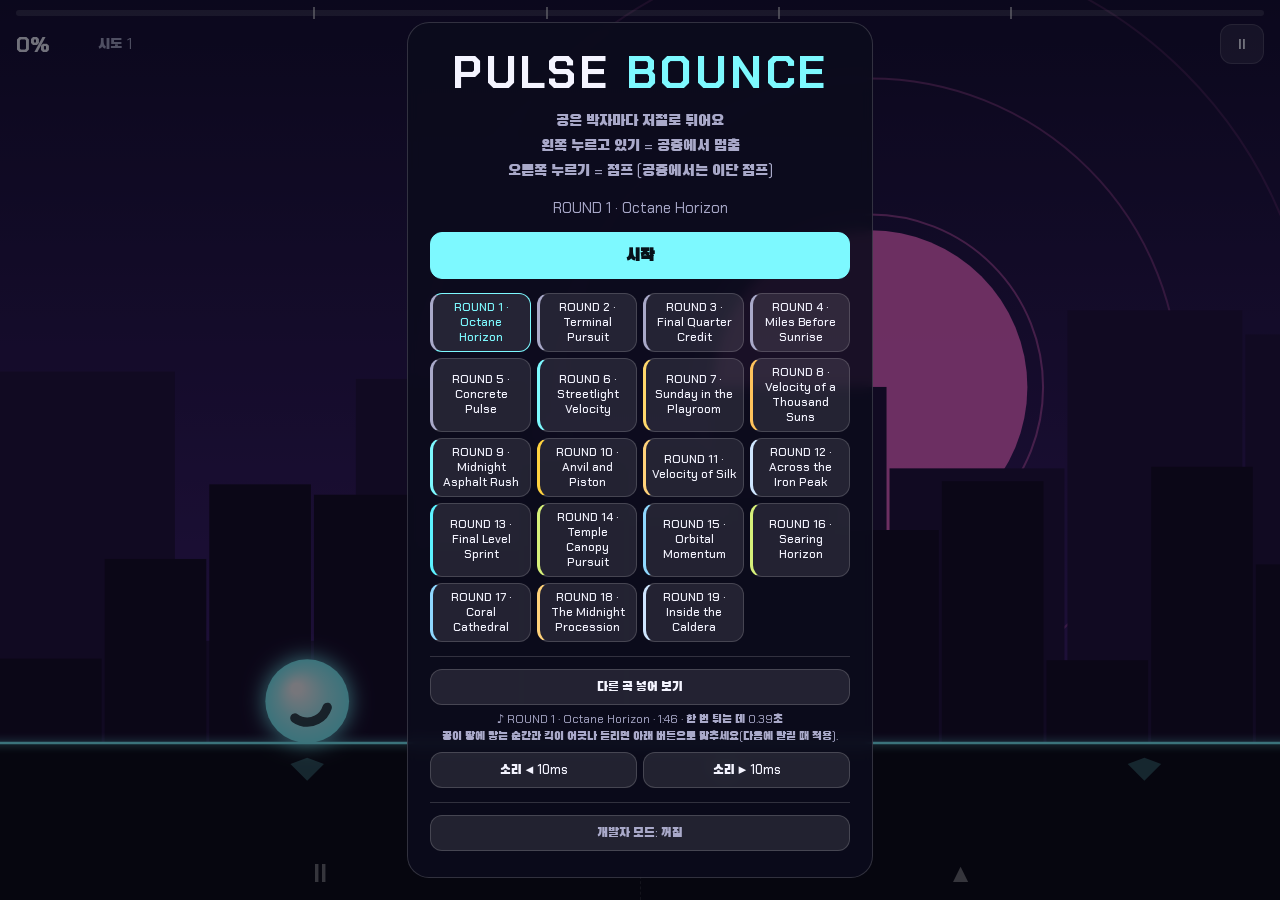
<file: bounce2d/index.html>
<!doctype html>
<html lang="ko">
<head>
<meta charset="utf-8">
<meta name="viewport" content="width=device-width, initial-scale=1, viewport-fit=cover">
<title>Pulse Bounce</title>
<meta name="claude:viewport-fit-sides" content="cover">
<link rel="preconnect" href="https://fonts.googleapis.com">
<link href="https://fonts.googleapis.com/css2?family=Black+Han+Sans&family=Chakra+Petch:wght@500;700&display=swap" rel="stylesheet">
<link rel="stylesheet" href="style.css">
</head>
<body>
<div id="app">
  <canvas id="view" aria-label="게임 화면. 왼쪽을 누르고 있으면 공중에서 멈춤, 오른쪽을 누르면 점프(공중에서는 이단 점프)"></canvas>

  <div id="hud">
    <div id="bar"><div id="barFill"></div></div>
    <div id="hudRow">
      <span id="pct">0%</span>
      <span id="tries">시도 1</span>
      <span class="grow"></span>
      <span id="devTag" hidden>DEV</span>
      <span id="best"></span>
      <button class="btn icon" id="pauseBtn" aria-label="일시정지">II</button>
    </div>
  </div>
  <div class="zone" id="zoneL"><b>II</b></div>
  <div class="zone" id="zoneR"><b>▲</b></div>
  <div id="toast"></div>
  <div id="perfHud" hidden></div>
  <div id="inspect" hidden>
    <button class="btn small" data-mv="-16">◀ 마디</button>
    <button class="btn small" data-mv="-4">◀ 박</button>
    <input type="range" id="insRange" min="0" max="100" step="0.1" value="0" aria-label="코스에서의 위치(퍼센트)">
    <button class="btn small" data-mv="4">박 ▶</button>
    <button class="btn small" data-mv="16">마디 ▶</button>
    <input type="number" id="insPct" min="0" max="100" step="0.1" aria-label="퍼센트 직접 입력">
    <button class="btn small" id="insClose">닫기</button>
  </div>

  <div class="layer" id="overlay">
    <div class="panel" role="dialog" aria-modal="true" aria-labelledby="ovTitle">
      <h1 id="ovTitle">PULSE <span>BOUNCE</span></h1>
      <div class="sub" id="ovSub"></div>
      <div class="stat" id="ovStat"></div>
      <div class="buttons" id="ovButtons"></div>
      <div id="rounds"></div>
      <div id="opts">
        <button class="btn small" id="trackBtn">곡 넣기</button>
        <input type="file" id="trackFile" accept="audio/*" hidden>
        <div id="trackInfo">곡 파일을 넣으면 템포와 첫 박을 재서 그 곡에 맞춰 달려요.</div>
        <div id="trackAdj" hidden>
          <button class="btn small" data-adj="shift" data-d="-1">첫 박 ◀</button>
          <button class="btn small" data-adj="shift" data-d="1">첫 박 ▶</button>
          <button class="btn small" data-adj="nudge" data-d="-10">소리 ◀ 10ms</button>
          <button class="btn small" data-adj="nudge" data-d="10">소리 ▶ 10ms</button>
          <button class="btn small" data-adj="remove">곡 빼기</button>
        </div>
      </div>
      <div id="dev">
        <button class="btn small" id="devToggle">개발자 모드: 꺼짐</button>
        <div id="devOpts" hidden>
          <button class="btn small" id="devMarks">길 위의 누르는 표시: 켜짐</button>
          <button class="btn small" id="devZones">아래쪽 버튼 안내: 켜짐</button>
          <button class="btn small" id="devGems">수정: 켜짐</button>
          <button class="btn small" id="devLabels">플레이 중 번호표: 꺼짐</button>
          <button class="btn small" id="devWorld">월드: 라운드대로</button>
          <button class="btn small" id="devPerf">성능 표시: 꺼짐</button>
          <button class="btn small" id="devInspect">코스 둘러보기</button>
        </div>
        <div id="devJumps" hidden></div>
      </div>
    </div>
  </div>
</div>

<script src="engine.js"></script>
<script src="patterns.js"></script>
<script src="courses.js"></script>
<script src="themes.js"></script>
<script src="track.js"></script>
<script>
// ===================== 화면 · 음악 · 입력 =====================
(() => {
  "use strict";
  const $ = (id) => document.getElementById(id);
  // ---------------------------------------------------------------- 저장 (이 브라우저 전용)
  const store = {
    get(k, d) { try { const v = localStorage.getItem("pulsebounce." + k); return v == null ? d : JSON.parse(v); } catch (e) { return d; } },
    set(k, v) { try { localStorage.setItem("pulsebounce." + k, JSON.stringify(v)); } catch (e) { /* 저장 불가 */ } },
  };
  // 라운드: 고르면 코스와 곡을 다시 만들어야 해서 화면을 새로 연다
  const round = Math.max(0, Math.min(COURSES.length - 1, store.get("round", 0) | 0));
  const COURSE = COURSES[round];
  const ROUND_NO = round;
  const L = buildLevel(COURSE);
  // 그릴 때 쓰는 바닥 높이(반 칸 단위): 빨간 덩어리에 높은 박스를 합친 것. 붙어 있으면 한 덩어리로 그려진다(높은 박스를 따로 표시하지 않는다).
  const FLOOR2 = L.floorH ? (() => {
    const a = Array.from({ length: L.floorH.length * 2 }, (_, k) => (L.floorLo[k >> 1] > 0 ? 0 : L.floorH[k >> 1]));
    for (const q of L.talls) for (let k = Math.round((q.x - q.w / 2) * 2); k < Math.round((q.x + q.w / 2) * 2); k++) if (k >= 0 && k < a.length) a[k] = Math.max(a[k], q.h);
    return a;
  })() : null;
  // 떠 있는 빨간 박스(밑이 빈 것, 위가 빈 것)는 따로 그린다
  const FLOOR_FLOAT = L.floorH ? Array.from(L.floorH, (v, c) => (L.floorLo[c] > 0 ? v : 0)) : null;
  const CEIL_HANG = L.floorH ? Array.from(L.ceilH, (v, c) => (L.ceilTop[c] < 90 ? 99 : v)) : null;
  const CEIL_FLOAT = L.floorH ? Array.from(L.ceilH, (v, c) => (L.ceilTop[c] < 90 ? v : 99)) : null;
  const gotoRound = (i) => { store.set("round", i); location.reload(); };
  let SPB = 60 / L.bpm;
  const TOTAL_BEATS = L.cols / TPB;

  let best = store.get("best" + round, round === 0 ? store.get("best", 0) : 0);
  let dev = store.get("dev", false);     // 개발자 모드: 체크포인트로 바로 이동
  let devRun = false;                    // 건너뛰어 시작한 판은 최고 기록에 넣지 않는다
  // 개발자 기능: 안내 없이 해 보기. 길 위의 누르는 표시(II, ▲, 피버의 화살표)와 화면 아래쪽의 버튼 안내를 따로 끌 수 있다(개발자 모드일 때만 적용된다)
  let devMarks = store.get("devMarks", true), devZones = store.get("devZones", true), devGems = store.get("devGems", true), devLabels = store.get("devLabels", false), devPerf = store.get("devPerf", false);
  const showMarks = () => !dev || devMarks;
  const showGems = () => !dev || devGems;            // 길 위에 줄지어 있는 수정(공이 갈 길을 보여 준다)
  // 월드 테마(themes.js): 라운드마다 하늘·해·먼 풍경·땅의 결·날씨·꼬리가 다르다. 개발자 모드에서는 아무 라운드에서나 다른 월드로 바꿔 볼 수 있다
  let devWorld = store.get("devWorld", null);
  let THEME = THEMES.themeFor(ROUND_NO, dev ? devWorld : null);
  const ART = THEMES.ART;
  let feverE = null;                               // 피버 무대 그림(themes.js FEVER_BG)에 넘길 것: 그 장의 E
  let wallPat = null, wallPatKind = null, wallTile = null, wallPatPx = 0;          // 땅·천장·벽의 결(타일 무늬). 테마가 바뀌거나 칸의 크기가 바뀌면 다시 만든다

  // ---------------------------------------------------------------- 색 (구간마다 바뀜)
  const PAL = {
    intro: { top: "#120b2e", bottom: "#3b1c6b", accent: "#7df9ff", sun: "#ff6ad5" },
    a:     { top: "#1a0f3d", bottom: "#7a1f6e", accent: "#7df9ff", sun: "#ffb347" },
    b:     { top: "#07203a", bottom: "#0f6b78", accent: "#b6ff5a", sun: "#ffe066" },
    c:     { top: "#2a0a2e", bottom: "#8c1c3a", accent: "#ffd166", sun: "#ff7b54" },
    d:     { top: "#0b0b2a", bottom: "#3d0f7a", accent: "#ff4fd8", sun: "#7df9ff" },
    rush:  { top: "#0d1b2a", bottom: "#1b6ca8", accent: "#ffef5e", sun: "#ff7ac6" },
    outro: { top: "#101a3a", bottom: "#2a6f97", accent: "#ffffff", sun: "#ffe066" },
  };
  if (COURSE.pal) Object.assign(PAL, COURSE.pal);    // 라운드마다 다른 색을 쓸 수 있다
  const SIL = "#07070f", DANGER = "#ff3b6b";
  const BENT_WALL = 3;      // 굽은 통로의 벽 두께(칸): 땅 밑과 천장 위를 이만큼만 칠한다
  const hex = (h) => [parseInt(h.slice(1, 3), 16), parseInt(h.slice(3, 5), 16), parseInt(h.slice(5, 7), 16)];
  const mix = (a, b, t) => [a[0] + (b[0] - a[0]) * t, a[1] + (b[1] - a[1]) * t, a[2] + (b[2] - a[2]) * t];
  const css = (c, a = 1) => `rgba(${c[0] | 0},${c[1] | 0},${c[2] | 0},${a})`;
  for (const p of Object.values(PAL)) for (const k of Object.keys(p)) p[k] = hex(p[k]);
  function sectionAt(bar) {
    let cur = L.sections[0];
    for (const s of L.sections) if (bar >= s.bar) cur = s;
    return cur;
  }
  // 구간 경계 앞뒤 반 마디 동안 색을 부드럽게 섞는다
  function paletteAt(beat) {
    const bar = beat / 4, cur = sectionAt(Math.floor(bar));
    const idx = L.sections.indexOf(cur), next = L.sections[idx + 1];
    const a = PAL[cur.id];
    if (next && bar > next.bar - 0.5) {
      const t = (bar - (next.bar - 0.5)) / 0.5, b = PAL[next.id];
      return { top: mix(a.top, b.top, t), bottom: mix(a.bottom, b.bottom, t), accent: mix(a.accent, b.accent, t), sun: mix(a.sun, b.sun, t) };
    }
    return a;
  }

  // 마디마다의 소리 크기(0 조용함 ~ 1 가장 셈): 곡 파일에서 한 번 재 둔다. 연출 3단계부터 날씨의 짙기, 4단계의 "가장 센 마디" 연출에 쓴다(그림뿐, 판정과 상관없다)
  function barLoud() {
    const tr = track; if (!tr || !tr.buffer) return null; if (tr._loud) return tr._loud;
    const d = tr.buffer.getChannelData(0), sr = tr.buffer.sampleRate, per = tr.period || 60 / L.bpm, off = tr.offset || 0, n = Math.ceil(L.cols / TPB / 4) + 1, out = new Float32Array(n);
    for (let b = 0; b < n; b++) {
      const a = Math.max(0, Math.floor((off + b * 4 * per) * sr)), z = Math.min(d.length, Math.floor((off + (b + 1) * 4 * per) * sr));
      let sum = 0, c = 0; for (let i = a; i < z; i += 16) { sum += d[i] * d[i]; c++; }
      out[b] = c ? Math.sqrt(sum / c) : 0;
    }
    const sorted = Array.from(out).filter((v) => v > 0).sort((x, y) => x - y), lo = sorted[Math.floor(sorted.length * 0.1)] || 0, hi = sorted[Math.floor(sorted.length * 0.95)] || 1;
    for (let b = 0; b < n; b++) out[b] = Math.max(0, Math.min(1, (out[b] - lo) / Math.max(1e-6, hi - lo)));
    return (tr._loud = out);
  }
  function loudAt(beat) {
    const Lb = barLoud(); if (!Lb) return 0.5;       // 곡이 없으면(테스트의 가짜 시계 등) 중간
    const x = beat / 4 - 0.5, i = Math.floor(x), f = x - i, at = (k) => Lb[Math.max(0, Math.min(Lb.length - 1, k))];
    return at(i) + (at(i + 1) - at(i)) * f;
  }

  // ---------------------------------------------------------------- 오디오 (임시 곡: Web Audio 합성)
  const A = { ctx: null, master: null, bus: null, noise: null };
  function ensureAudio() {
    if (!A.ctx) {
      const AC = window.AudioContext || window.webkitAudioContext;
      A.ctx = new AC();
      const comp = A.ctx.createDynamicsCompressor();
      comp.connect(A.ctx.destination);
      A.master = A.ctx.createGain();
      A.master.gain.value = 0.55;
      A.master.connect(comp);
      const len = A.ctx.sampleRate;
      A.noise = A.ctx.createBuffer(1, len, A.ctx.sampleRate);
      const d = A.noise.getChannelData(0);
      for (let i = 0; i < len; i++) d[i] = Math.random() * 2 - 1;
      // 피버 연출용 분석기: 곡이 이것을 지나 스피커로 간다(소리는 바꾸지 않는다). 그림이 실제 곡의 주파수에 맞춰 움직인다
      A.an = A.ctx.createAnalyser(); A.an.fftSize = 256; A.an.smoothingTimeConstant = 0.72; A.an.connect(A.ctx.destination);
      A.spec = new Uint8Array(A.an.frequencyBinCount);
    }
    if (A.ctx.state === "suspended") A.ctx.resume();
  }
  function stopTrack() { if (A.src) { try { A.src.stop(A.ctx.currentTime + 0.06); } catch (e) { /* 이미 끝남 */ } A.src = null; } }
  function newBus() {           // 죽으면 예약된 음을 한꺼번에 끊기 위해 판마다 새 버스를 쓴다
    stopTrack();
    for (const b of [A.bus, A.songBus]) if (b) { b.gain.setTargetAtTime(0, A.ctx.currentTime, 0.012); setTimeout(() => b.disconnect(), 250); }
    // 곡은 효과음과 다른 길로 내보낸다(곡에는 아무 처리도 하지 않는다: 압축기나 필터를 거치면 효과음이 날 때 곡 소리가 눌린다)
    A.songBus = A.ctx.createGain(); A.songBus.gain.value = 0.85; A.songBus.connect(A.an || A.ctx.destination);
    A.bus = A.ctx.createGain();
    A.bus.connect(A.master);
  }
  function env(dest, t, vol, attack, decay) {
    const g = A.ctx.createGain();
    g.gain.setValueAtTime(0.0001, t);
    g.gain.exponentialRampToValueAtTime(Math.max(vol, 0.0002), t + attack);
    g.gain.exponentialRampToValueAtTime(0.0001, t + attack + decay);
    g.connect(dest);
    return g;
  }
  function osc(dest, t, type, freq, dur, vol, opts = {}) {
    const o = A.ctx.createOscillator();
    o.type = type;
    o.frequency.setValueAtTime(freq, t);
    if (opts.slide) o.frequency.exponentialRampToValueAtTime(opts.slide, t + dur);
    if (opts.detune) o.detune.value = opts.detune;
    let node = env(dest, t, vol, opts.attack || 0.005, dur);
    if (opts.lp) {
      const f = A.ctx.createBiquadFilter();
      f.type = "lowpass"; f.frequency.setValueAtTime(opts.lp, t);
      if (opts.lpTo) f.frequency.exponentialRampToValueAtTime(opts.lpTo, t + dur);
      f.connect(node); node = f;
    }
    o.connect(node);
    o.start(t); o.stop(t + (opts.attack || 0.005) + dur + 0.05);
  }
  function noise(dest, t, dur, vol, type, freq, q = 0.7) {
    const src = A.ctx.createBufferSource();
    src.buffer = A.noise; src.loop = true;
    const f = A.ctx.createBiquadFilter();
    f.type = type; f.frequency.value = freq; f.Q.value = q;
    src.connect(f); f.connect(env(dest, t, vol, 0.002, dur));
    src.start(t, Math.random() * 0.5); src.stop(t + dur + 0.05);
  }
  const CHORDS = [
    { root: 55.0, notes: [220.0, 261.63, 329.63] },    // Am
    { root: 43.65, notes: [174.61, 220.0, 261.63] },   // F
    { root: 65.41, notes: [261.63, 329.63, 392.0] },   // C
    { root: 49.0, notes: [196.0, 246.94, 293.66] },    // G
  ];
  const BASS_B = [1, 0, 1, 1, 0, 1, 0, 1, 1, 0, 1, 1, 0, 1, 2, 0];
  const LEAD_D = { 0: 2, 3: 1, 6: 0, 8: 2, 11: 1, 14: 0 };
  // n = 곡 처음부터 센 16분음표 번호
  function playStep(n, t) {
    const bar = Math.floor(n / 16), s = n % 16, id = sectionAt(bar).id, ch = CHORDS[bar % 4], bus = A.bus;
    const fill = COURSE.bars[bar] === "cp";       // 구간 마지막 마디: 필인
    const kick = () => osc(bus, t, "sine", 140, 0.2, 0.95, { slide: 42 });
    const clap = (v) => noise(bus, t, 0.13, v, "bandpass", 1500, 1);
    const hat = (v, open) => noise(bus, t, open ? 0.09 : 0.03, v, "highpass", 8000);
    const bass = (f, dur) => osc(bus, t, "sawtooth", f, dur, 0.3, { lp: 900, lpTo: 260 });
    const arp = (f, v) => osc(bus, t, "square", f, 0.09, v, { lp: 2400 });
    const pad = (dur) => { for (const f of ch.notes) for (const dt of [-7, 7]) osc(bus, t, "sawtooth", f, dur, 0.022, { attack: 0.25, detune: dt, lp: 900 }); };
    if (id === "intro") {
      if (s === 0) pad(SPB * 4);
      if (s % 4 === 2) hat(0.06);
      if (bar === 1 && s % 4 === 0) kick();
      if (bar === 1 && s >= 12) clap(0.1 + (s - 12) * 0.05);
    } else if (id === "a") {
      if (s % 4 === 0) kick();
      if (s === 4 || s === 12) clap(0.3);
      if (s % 4 === 2) hat(0.13, true);
      if (s % 2 === 0) bass(s % 8 === 6 ? ch.root * 2 : ch.root, SPB * 0.42);
    } else if (id === "b") {
      if (s % 4 === 0) kick();
      if (s === 4 || s === 12) clap(0.3);
      if (s % 2 === 0) hat(s % 4 === 2 ? 0.13 : 0.06, s % 4 === 2);
      if (BASS_B[s]) bass(ch.root * BASS_B[s], SPB * 0.22);
      arp(ch.notes[[0, 1, 2, 1][s % 4]] * 2, 0.035);
    } else if (id === "c") {
      if (s % 4 === 0) kick();                // 공이 튀는 박자는 어느 구간에서나 킥이 받친다
      if (s === 0) { pad(SPB * 4); bass(ch.root, SPB * 1.6); }
      if (s === 8) clap(0.28);
      if (s % 4 === 2) hat(0.08);
      if (s % 2 === 0) arp(ch.notes[[0, 2, 1, 2][(s / 2) % 4]] * 2, 0.03);
    } else if (id === "rush") {             // 돌파 구간: 바탕은 가볍게, 벽 깨는 소리가 드럼이 된다
      if (s % 4 === 0) { kick(); bass(ch.root, SPB * 0.25); osc(bus, t, "triangle", ch.notes[0], 0.12, 0.07, { slide: ch.notes[0] * 1.5 }); }
      if (s === 4 || s === 12) clap(0.26);
      if (s % 4 === 2) { hat(0.12, true); bass(ch.root * 2, SPB * 0.3); }
      if (s % 2 === 1) arp(ch.notes[(s >> 1) % 3] * 2, 0.028);
    } else if (id === "d") {
      if (s % 4 === 0) kick();
      if (s === 4 || s === 12) clap(0.34);
      hat(s % 4 === 2 ? 0.14 : 0.05, s % 4 === 2);
      bass(s % 2 ? ch.root * 2 : ch.root, SPB * 0.2);
      arp(ch.notes[s % 3] * (s % 4 === 3 ? 4 : 2), 0.03);
      if (s in LEAD_D) { const f = ch.notes[LEAD_D[s]] * 4; osc(bus, t, "triangle", f, 0.2, 0.1); osc(bus, t, "square", f, 0.16, 0.025, { lp: 3000 }); }
    } else {
      if (s === 0) { pad(SPB * 4); kick(); }
      if (s % 4 === 2) hat(0.05);
    }
    if (fill && s >= 8) clap(0.08 + (s - 8) * 0.03);
    if (fill && s === 0 && id === "c") noise(bus, t, SPB * 4, 0.12, "bandpass", 3000, 0.5);   // 드롭 직전 라이저
  }
  function sfx(kind) {
    if (!A.ctx || fake.on) return;
    const t = A.ctx.currentTime + 0.005, m = A.master;
    // 점프·이단 점프·멈춤·피버의 효과음은 없앴다(곡만 들리게). 남은 것은 죽음·체크포인트·완주.
    if (kind === "break") { noise(m, t, 0.12, 0.3, "highpass", 5000); osc(m, t, "triangle", 1800, 0.08, 0.08, { slide: 900 }); }
    else if (kind === "die") { osc(m, t, "sawtooth", 220, 0.35, 0.2, { slide: 50, lp: 1200 }); noise(m, t, 0.2, 0.3, "lowpass", 1200); }
    else if (kind === "pad") osc(m, t, "triangle", 300, 0.2, 0.12, { slide: 1300 });
    else if (kind === "ring") { const f = 1175 * Math.pow(1.122, Math.min(fx.ringChain, 6)); osc(m, t, "triangle", f, 0.14, 0.13); osc(m, t, "sine", f * 2, 0.1, 0.05); }
    else if (kind === "checkpoint") { osc(m, t, "triangle", 880, 0.16, 0.14); osc(m, t + 0.09, "triangle", 1318.5, 0.26, 0.14); }
    else if (kind === "win") [523.25, 659.25, 783.99, 1046.5, 1318.5].forEach((f, i) => osc(m, t + i * 0.09, "triangle", f, 0.4, 0.16));
  }

  // ---------------------------------------------------------------- 곡 시계
  const fake = { on: false, beat: 0 };            // 자동 테스트용
  const clock = { running: false, t0: 0, beat0: 0, next16: 0, frozen: 0 };
  const latency = () => (A.ctx && (A.ctx.outputLatency || A.ctx.baseLatency)) || 0;
  function songBeat() {
    if (fake.on) return fake.beat;
    if (!clock.running) return clock.frozen;
    return Math.max(clock.beat0, clock.beat0 + (A.ctx.currentTime - clock.t0 - latency()) / SPB);
  }
  function startClock(beat0) {
    clock.beat0 = beat0; clock.frozen = beat0; clock.running = true;
    if (fake.on) { fake.beat = beat0; return; }
    ensureAudio();
    newBus();
    clock.t0 = A.ctx.currentTime + 0.06;
    clock.next16 = Math.ceil(beat0 * 4 - 1e-6);
    if (track) {                                  // 넣은 곡: 이 박에 해당하는 자리부터 튼다
      const src = A.ctx.createBufferSource();
      src.buffer = track.buffer;
      src.connect(A.songBus);
      const at = trackZero() + beat0 * SPB;
      if (at >= 0) src.start(clock.t0, Math.min(at, track.duration)); else src.start(clock.t0 - at, 0);
      A.src = src;
    }
  }
  function stopClock(cut) {
    clock.frozen = songBeat();
    clock.running = false;
    if (cut && A.bus) { for (const b of [A.bus, A.songBus]) b.gain.setTargetAtTime(0, A.ctx.currentTime, 0.012); stopTrack(); }
  }
  function scheduleAudio() {
    if (fake.on || !clock.running || track) return;
    const horizon = A.ctx.currentTime + 0.14;
    while (clock.next16 < TOTAL_BEATS * 4) {
      const t = clock.t0 + (clock.next16 / 4 - clock.beat0) * SPB;
      if (t >= horizon) break;
      if (t > A.ctx.currentTime - 0.03) playStep(clock.next16, Math.max(t, A.ctx.currentTime));
      clock.next16++;
    }
  }

  // ---------------------------------------------------------------- 게임 상태
  let state = spawnState(L, -1);
  let phase = "title";            // title | running | dead | paused | won
  let tries = 1, pressQueued = false, bot = null, deadAt = 0;
  const holdPointers = new Set();   // 왼쪽을 누르고 있는 손가락들
  let keyHold = false, rushKey = null;
  const holding = () => holdPointers.size > 0 || keyHold;
  const broken = new Set();       // 화면에서 지울 깨진 대시벽
  const RING_GOLD = (pal) => mix(pal.sun, [255, 214, 92], 0.55);      // 단독 충전 고리(점프와 멈춤을 다 채운다)의 색
  const usedRings = new Set();    // 이미 지나간 충전 고리(칸 번호)
  const gotGems = new Set();      // 이번 판에 뚫고 지나간 수정(번호)
  let gemPtr = 0;
  const ev = [];
  // 넓은 통로가 이어지는 구간들 [시작 x, 끝 x]. 끝나기 WIDE_IN칸 앞(내려오는 계단의 뒤쪽)에서 화면이 다시 다가온다.
  const WIDE_RUNS = [], WIDE_IN = 5;
  for (const b of [...L.wideBars, ...L.tallBars].sort((u, v) => u - v)) { const last = WIDE_RUNS[WIDE_RUNS.length - 1]; if (last && last[1] === b * 16) last[1] += 16; else WIDE_RUNS.push([b * 16, b * 16 + 16]); }   // 높은 계단 구간(바운스)도 같은 식으로 물러난다
  const wideZone = (x) => WIDE_RUNS.some(([xs, xe]) => x >= xs && x < xe - WIDE_IN);
  const fx = { refillAt: -9, freezeAt: -9, releaseAt: -9, djAt: -9, djX: 0, djY: 0, djSmall: false, ballSX: 0, ballSY: 0, particles: [], tail: [], shake: 0, flash: 0, jumpAt: -9, landAt: -9, dashAt: -9, cpFlash: -9, punchAt: -9, punchDir: 1, stepAt: -9, wideOn: false, ringChain: 0, chain: 0, smashAt: -9, whiffAt: -9 };

  function begin(cp) {
    if (songLoading && !fake.on) { ensureAudio(); pendingStart = cp; $("ovStat").textContent = "곡을 불러오는 중…"; return; }   // 누른 순간에 소리 권한은 받아 두고, 곡이 준비되면 시작
    applySpeed();
    state = spawnState(L, cp);
    // 패턴이 있는 체크포인트(5~8라운드): 한 마디 앞에서 다시 시작해, 그 마디는 패턴대로 저절로 달린다(곡에 다시 올라탈 틈). 체크포인트에 닿는 순간 조작을 넘겨받는다
    autoUntil = -1;
    if (cp >= 0 && L.cps[cp].snap && L.cps[cp].lead) { state = { ...L.cps[cp].lead }; autoUntil = L.cps[cp].snap.step; }
    broken.clear(); usedRings.clear();
    fx.tail.length = 0; fx.particles.length = 0;
    gotGems.clear(); fx.chain = 0; fx.wideOn = wideZone(state.x); fx.punchAt = -9;
    gemPtr = 0; while (gemPtr < L.gems.length && L.gems[gemPtr].x <= state.x) gemPtr++;
    pressQueued = false;
    phase = "running";
    $("overlay").hidden = true;
    startClock(state.step / SUB);
    setModeLabel();
    refreshHud();
  }
  function startFresh() { tries = 1; devRun = false; begin(-1); }
  function devJump(cp) { if (!dev) return; tries = 1; devRun = cp >= 0; begin(cp); }
  // 템포는 곡이 정한다(코스가 곡에 맞춰 짜여 있다). 다른 곡을 넣으면 그 곡의 템포로 달린다.
  function applySpeed() { L.bpm = track ? track.bpm : COURSE.bpm; SPB = 60 / L.bpm; }
  const renderSpeed = () => {};

  // ---------------------------------------------------------------- 넣은 곡 (Gemini 등으로 만든 파일). 템포와 첫 박은 track.js가 잰다.
  // shift = 첫 박을 몇 박 뒤로 볼지, nudge = 소리를 몇 ms 늦출지(기기·이어폰 지연 보정)
  let track = null;               // 지금 틀 곡(기본 곡 또는 직접 넣은 곡)
  let bundled = null;             // 코스와 함께 실린 기본 곡. 직접 넣은 곡을 빼면 이리로 돌아온다
  let songLoading = !!L.track, pendingStart = null;
  const trackZero = () => track.offset + track.shift * track.period - track.nudge / 1000;   // 게임의 0박에 해당하는 곡 속 시각(초)
  const idb = (mode, fn) => new Promise((res) => {
    try {
      const open = indexedDB.open("pulsebounce", 1);
      open.onupgradeneeded = () => open.result.createObjectStore("kv");
      open.onerror = () => res(null);
      open.onsuccess = () => { const rq = fn(open.result.transaction("kv", mode).objectStore("kv")); rq.onsuccess = () => res(rq.result); rq.onerror = () => res(null); };
    } catch (e) { res(null); }
  });
  function setTrackBuffer(buffer, name, adj) {
    const mono = new Float32Array(buffer.length);
    for (let ch = 0; ch < buffer.numberOfChannels; ch++) { const d = buffer.getChannelData(ch); for (let i = 0; i < d.length; i++) mono[i] += d[i] / buffer.numberOfChannels; }
    const r = analyzeTrack(mono, buffer.sampleRate, { hintBpm: 96 });
    track = r.ok ? { name, buffer, ...r, shift: (adj && adj.shift) || 0, nudge: (adj && adj.nudge) || 0 } : bundled;
    applySpeed(); renderSpeed(); renderTrack(r.ok ? "" : `${name}: ${r.reason}`);
    return r;
  }
  async function loadTrackFile(data, name, adj) {
    renderTrack("곡을 읽는 중…");
    try {
      const OAC = window.OfflineAudioContext || window.webkitOfflineAudioContext, ctx = new OAC(2, 1, 44100);
      const buffer = await new Promise((res, rej) => { const pr = ctx.decodeAudioData(data.slice(0), res, rej); if (pr && pr.catch) pr.catch(rej); });
      return setTrackBuffer(buffer, name, adj);
    } catch (e) { track = bundled; applySpeed(); renderSpeed(); renderTrack(`${name}: 이 파일은 읽을 수 없어요(mp3, wav, m4a를 넣어 주세요).`); return { ok: false }; }
  }
  // 기본 곡: 템포와 첫 박은 미리 재서 코스에 적어 둔 값을 쓴다(분석하지 않는다)
  async function loadBundled() {
    try {
      const data = await (await fetch(L.track.file)).arrayBuffer();
      const OAC = window.OfflineAudioContext || window.webkitOfflineAudioContext, ctx = new OAC(2, 1, 44100);
      const buffer = await new Promise((res, rej) => { const pr = ctx.decodeAudioData(data, res, rej); if (pr && pr.catch) pr.catch(rej); });
      bundled = { name: COURSE.name, buffer, bpm: COURSE.bpm, period: 60 / COURSE.bpm, offset: L.track.offset, duration: buffer.duration, shift: 0, nudge: store.get("nudge", 0), wobbleMs: 0, coverage: 1, bundled: true };
      if (!track) track = bundled;
      applySpeed(); renderTrack();
    } catch (e) { renderTrack("기본 곡을 불러오지 못했어요. 임시 음악으로 대신합니다."); }
    songLoading = false;
    if (pendingStart !== null) { const cp = pendingStart; pendingStart = null; if (phase === "title" || phase === "paused") begin(cp); }
  }
  function renderTrack(msg) {
    $("trackAdj").hidden = !track;
    const user = !!track && !track.bundled;
    for (const b of $("trackAdj").querySelectorAll("button")) b.hidden = !user && b.dataset.adj !== "nudge";   // 기본 곡은 소리 지연 보정만
    $("trackBtn").textContent = user ? "다른 곡 넣기" : "다른 곡 넣어 보기";
    if (msg || !track) { $("trackInfo").textContent = msg || (songLoading ? "곡을 불러오는 중…" : "임시 음악으로 달려요."); return; }
    const mmss = (t) => `${Math.floor(t / 60)}:${String(Math.floor(t % 60)).padStart(2, "0")}`;
    const nudge = track.nudge ? ` · 소리 ${track.nudge > 0 ? "+" : ""}${track.nudge}ms` : "";
    if (!user) { $("trackInfo").textContent = `♪ ${track.name} · ${mmss(track.duration)} · 한 번 튀는 데 ${track.period.toFixed(2)}초${nudge}\n공이 땅에 닿는 순간과 킥이 어긋나 들리면 아래 버튼으로 맞추세요(다음에 달릴 때 적용).`; return; }
    const bars = (track.duration - trackZero()) / track.period / 4;
    const w = track.wobbleMs, wob = w < 35 ? "좋음" : w < 60 ? "조금 흔들림" : "많이 흔들림 — 뒤로 갈수록 박이 어긋날 수 있어요";
    $("trackInfo").textContent = `${track.name} · ${mmss(track.duration)}\n템포 ${track.bpm.toFixed(2)} BPM${track.beatsPerBounce === 2 ? ` (곡은 ${track.musicBpm.toFixed(1)}, 두 박에 한 번 튐)` : ""} · 첫 박 ${trackZero().toFixed(2)}초${nudge}\n`
      + `템포 흔들림 ±${w.toFixed(0)}ms (${wob})${track.coverage < 0.6 ? " · 킥이 잘 안 잡혀요" : ""}\n곡 ${bars.toFixed(1)}마디 / 코스 ${L.bars}마디 · 코스는 기본 곡에 맞춰 짜여 있어요`;
  }
  $("trackBtn").addEventListener("click", () => $("trackFile").click());
  $("trackFile").addEventListener("change", async (e) => {
    const f = e.target.files && e.target.files[0];
    e.target.value = "";
    if (!f) return;
    const data = await f.arrayBuffer();
    const r = await loadTrackFile(data, f.name, null);
    if (r.ok) { idb("readwrite", (st) => st.put({ name: f.name, data }, "track")); store.set("trackAdj", { shift: 0, nudge: 0 }); }
  });
  $("trackAdj").addEventListener("click", (e) => {
    const b = e.target.closest("button");
    if (!b || !track) return;
    if (b.dataset.adj === "remove") { track = bundled; idb("readwrite", (st) => st.delete("track")); applySpeed(); renderSpeed(); renderTrack(); return; }
    track[b.dataset.adj] += +b.dataset.d;
    if (track.bundled) { store.set("nudge", track.nudge); renderTrack(); return; }
    store.set("trackAdj", { shift: track.shift, nudge: track.nudge });
    renderTrack();
  });
  idb("readonly", (st) => st.get("track")).then((saved) => { if (saved && saved.data) loadTrackFile(saved.data, saved.name, store.get("trackAdj", null)); });
  if (L.track) loadBundled();
  function renderDev() {
    $("devToggle").textContent = "개발자 모드: " + (dev ? "켜짐" : "꺼짐");
    $("devTag").hidden = !dev;
    $("devOpts").hidden = !dev;
    $("devMarks").textContent = "길 위의 누르는 표시: " + (devMarks ? "켜짐" : "꺼짐");
    $("devZones").textContent = "아래쪽 버튼 안내: " + (devZones ? "켜짐" : "꺼짐");
    $("devGems").textContent = "수정: " + (devGems ? "켜짐" : "꺼짐");
    $("devLabels").textContent = "플레이 중 번호표: " + (devLabels ? "켜짐" : "꺼짐");
    $("devPerf").textContent = "성능 표시: " + (devPerf ? "켜짐" : "꺼짐");
    $("devWorld").textContent = "월드: " + (devWorld && THEMES.WORLDS[devWorld] ? THEMES.WORLDS[devWorld].name + " (미리 보기)" : "라운드대로 · " + THEMES.themeFor(ROUND_NO).name);
    $("app").classList.toggle("nozones", dev && !devZones);
    const box = $("devJumps");
    box.hidden = !dev;
    box.innerHTML = "";
    if (!dev) return;
    const add = (label, cp) => {
      const b = document.createElement("button");
      b.className = "btn small"; b.textContent = label;
      b.addEventListener("click", () => devJump(cp));
      box.appendChild(b);
    };
    add("처음 · 0%", -1);
    L.cps.forEach((cp, i) => add(`CP${i + 1} · ${Math.round((cp.col / L.goalX) * 100)}%`, i));
  }
  let autoUntil = -1;      // 이 스텝까지는 패턴대로 저절로 달린다(체크포인트에서 다시 시작할 때)
  function respawn() { tries++; begin(state.cp); }

  function advanceTo(targetStep) {
    while (phase === "running" && state.step < targetStep) {
      const auto = state.step < autoUntil && REF_INP;
      const press = auto ? REF_INP.press.has(state.step + 1) : pressQueued || (bot && bot.press.has(state.step + 1));
      pressQueued = false;
      ev.length = 0;
      stepState(L, state, press, ev, auto ? REF_INP.hold.has(state.step + 1) : holding() || (bot && bot.hold.has(state.step + 1)));
      if (ev.length) handleEvents();
      if (state.mode === "rush" && state.step % (4 * SUB) === 0 && phase === "running") {     // 마디가 바뀔 때: 연출 구간에 들어가고 나오는 것을 알린다
        const bar = Math.floor(state.x / 16), now2 = L.freeBars.has(bar), was = L.freeBars.has(bar - 1) && inRide(L, state.x - 1);
        if (now2 !== was) { setModeLabel(); toast(now2 ? "FREE RUN" : "FEVER"); }
      }
      if (wideZone(state.x) !== fx.wideOn && phase === "running") {          // 넓은 통로로 들어가거나 나오는 순간: 화면이 "확" 바뀐다
        fx.wideOn = !fx.wideOn; fx.punchAt = performance.now() / 1000; fx.punchDir = fx.wideOn ? 1 : -1;
        fx.flash = 0.7; fx.shake = Math.max(fx.shake, 0.2);
        for (let k = 0; k < 3; k++) burst(state.x, state.y - HALF, 10, k % 2 ? "white" : "blue", 15, true);
      }
      while (gemPtr < L.gems.length && L.gems[gemPtr].x <= state.x) {       // 길 위의 수정: 지나가며 뚫는다
        const gm = L.gems[gemPtr];
        if (phase === "running" && Math.abs((ROWS - 1 - state.y + HALF) - gm.h) < 0.7) {
          gotGems.add(gemPtr); fx.chain++;                  // 소리는 내지 않는다(곡과 어울리지 않았다). 파편만 튄다
          const big = gm.flip || gm.hold;
          if (big ? showMarks() || showGems() : showGems()) burst(gm.x + 0.1, ROWS - 1 - gm.h, big ? 9 : 3, "accent", big ? 13 : 8, true);      // 꺼 둔 것은 뚫는 파편도 튀지 않는다
          if (big && state.mode === "rush") fx.shake = Math.max(fx.shake, 0.06);
        } else fx.chain = 0;
        gemPtr++;
      }
    }
  }

  function handleEvents() {
    const now = performance.now() / 1000;
    for (const e of ev) {
      if (e.type === "jump") { fx.jumpAt = now; puff(state.x, state.y, 5, 0.6); }
      else if (e.type === "pad") { fx.jumpAt = now; fx.shake = 0.1; sfx("pad"); puff(state.x, state.y, 10, 1.1); }
      else if (e.type === "ring") { usedRings.add(e.c); fx.ringChain++; burst(e.x ?? e.c + 0.5, e.y ?? e.r + 0.5, 10, "white", 8);
        if (!(L.chainCols && L.chainCols.has(e.c))) { fx.refillAt = now; burst(state.x, state.y - HALF, 12, "sun", 9); } }      // 단독 고리: 멈춤도 다시 찼다 — 금빛 불꽃     // 소리는 내지 않는다(동작 소리는 곡과 안 어울려서 전부 뺐다)
      else if (e.type === "bounce") {
        fx.jumpAt = now; puff(state.x, state.y, 6, 0.7);
      }
      else if (e.type === "land") {
        fx.landAt = now; puff(state.x, state.y, 4, 0.4);
        if (state.y < ROWS - 1.5) { fx.stepAt = now; burst(state.x, state.y, 5, "blue", 7, true); }     // 파란 박스 위에 내려앉음: 박스가 번쩍
      }
      else if (e.type === "double") {      // 이단 점프: 발밑에 납작한 충격파 + 아래로 뿜는 불꽃, 공이 위로 쭉 늘어난다(고리 사슬의 연속 뜀에서는 작게)
        fx.jumpAt = now; fx.djAt = now; fx.djX = state.x; fx.djY = state.y; fx.djSmall = !!e.chain; ring(state.x, state.y);
        for (let i = 0; i < (e.chain ? 3 : 7); i++) fx.particles.push({ x: state.x + (Math.random() - 0.5) * 0.5, y: state.y, vx: (Math.random() - 0.5) * 2, vy: 4 + Math.random() * 5, life: 0.3, max: 0.3, size: 0.07 + Math.random() * 0.07, color: "accent", g: 0 });
      }
      else if (e.type === "freeze") {      // 멈춤을 누르는 순간("착"): 공 둘레로 빛 고리가 퍼지고 빛 갈래가 튄다, 화면 가장자리가 잠깐 어두워진다(시간이 멈춘 느낌)
        fx.freezeAt = now;
        for (let i = 0; i < 8; i++) { const a = (i / 8) * Math.PI * 2 + Math.random() * 0.3; fx.particles.push({ x: state.x, y: state.y - HALF, vx: Math.cos(a) * 7, vy: Math.sin(a) * 7, life: 0.16, max: 0.16, size: 0.06, color: "white", g: 0 }); }
      }
      else if (e.type === "unfreeze" && phase === "running" && now - fx.freezeAt > 0.05) {      // 손을 떼는 순간(풀려남): 멈춤 링이 조각나 흩어지고 공이 아래로 늘어나며 떨어진다
        fx.releaseAt = now;
        for (let i = 0; i < 10; i++) { const a = (i / 10) * Math.PI * 2; fx.particles.push({ x: state.x + Math.cos(a) * 0.55, y: state.y - HALF + Math.sin(a) * 0.55, vx: Math.cos(a) * 3.5, vy: Math.sin(a) * 3.5 + 1, life: 0.32, max: 0.32, size: 0.08, color: "sun", g: 8 }); }
      }
      else if (e.type === "climb") { puff(state.x, state.y, 4, 0.5); fx.stepAt = now; }
      else if (e.type === "bonk") { puff(state.x, state.y - SIZE, 4, 0.5); fx.bonkAt = now; }     // 파란 박스 밑면에 머리가 닿음
      else if (e.type === "mode") { setModeLabel(); toast(e.mode === "rush" ? "FEVER" : "BOUNCE"); fx.cpFlash = now; fx.chain = 0;
        if (e.mode === "rush") { fx.feverAt = now; fx.flash = Math.max(fx.flash, 0.3); }      // 피버 연출: 들어서는 순간 번쩍, 바탕에 충격파
        if (e.mode !== "rush" && squeezeGap(L, state.x - 0.2) !== null) {     // 조여든 통로 끝에서 터져 나온다
          for (let k = 0; k < 5; k++) burst(state.x, state.y - HALF, 12, k % 2 ? "white" : "accent", 16, true);
          fx.shake = 0.4; fx.flash = 0.8;
        }
        if (e.mode !== "rush") { holdPointers.clear(); keyHold = false; setZones(); } }   // 피버가 끝나면 누르고 있던 손은 뗀 것으로 본다
      else if (e.type === "flip" || e.type === "spark") ring(state.x, state.y);
      else if (e.type === "rebound" && e.tight) {      // 조여드는 통로: 닿을 때마다 불꽃. 통로가 좁을수록 세게 흔들린다
        const g = squeezeGap(L, state.x) || 1;      // 좁아질수록 불꽃은 잘게, 흔들림은 세게
        burst(state.x, e.top ? state.y - SIZE : state.y, g < 0.3 ? 2 : 5, "white", g < 0.3 ? 13 : 9, true);
        if (g >= 0.3) fx.jumpAt = now;
        fx.shake = Math.max(fx.shake, g < 0.3 ? 0.22 : g < 1 ? 0.1 : 0.05);
      }
      else if (e.type === "rebound") {
        fx.jumpAt = now; puff(state.x, e.top ? state.y - SIZE : state.y, 6, 0.8);
        if (e.step) { fx.stepAt = now; burst(state.x, e.top ? state.y - SIZE : state.y, 5, "blue", 7, true); }     // 파란 발판에 닿음: 발판이 번쩍
      }
      else if (e.type === "break") {
        if (!broken.has(e.c + "," + e.r)) {          // 닿은 순간 그 벽 전체가 깨진다
          for (let r = 0; r < ROWS; r++) if (tile(L, e.c, r) === "D") { broken.add(e.c + "," + r); burst(e.c + 0.5, r + 0.5, 6, "accent", 10, true); }
          sfx("break"); fx.shake = 0.2;
        }
      } else if (e.type === "checkpoint") { fx.cpFlash = now; sfx("checkpoint"); toast("CHECKPOINT"); markTicks(); }
      else if (e.type === "die") {
        phase = "dead"; deadAt = now; fx.shake = 0.35; fx.flash = 1;
        stopClock(true); sfx("die");
        burst(state.x, state.y - HALF, 26, "accent", 13);
        const pct = progress();
        if (pct > best && !devRun) { best = pct; store.set("best" + round, best); }
        refreshHud();
      } else if (e.type === "win") {
        phase = "won"; if (!devRun) { best = 100; store.set("best" + round, 100); }
        sfx("win"); refreshHud();
        setTimeout(showWin, fake.on ? 0 : 900);
      }
    }
  }
  const progress = () => Math.max(0, Math.min(100, Math.floor((state.x / L.goalX) * 100)));

  // ---------------------------------------------------------------- 입자
  function puff(x, y, n, speed) {
    for (let i = 0; i < n; i++) fx.particles.push({ x, y, vx: (Math.random() - 0.7) * 3 * speed, vy: -Math.random() * 2.5 * speed, life: 0.35, max: 0.35, size: 0.09, color: "white", g: 6 });
  }
  function ring(x, y) {            // 이단 점프: 발밑에 퍼지는 고리
    for (let i = 0; i < 12; i++) { const a = (i / 12) * Math.PI * 2; fx.particles.push({ x, y, vx: Math.cos(a) * 3.2, vy: Math.sin(a) * 1.1, life: 0.28, max: 0.28, size: 0.1, color: "white", g: 0 }); }
  }
  function burst(x, y, n, color, speed, shard) {
    if (fx.particles.length > 360) fx.particles.splice(0, fx.particles.length - 360);     // 너무 많이 쌓이면 오래된 것부터
    for (let i = 0; i < n; i++) {
      const a = shard ? (Math.random() - 0.5) * 1.9 : Math.random() * Math.PI * 2, v = (0.3 + Math.random()) * speed;   // 유리 조각은 진행 방향으로 튄다
      fx.particles.push({ x, y, vx: Math.cos(a) * v, vy: Math.sin(a) * v, life: shard ? 0.75 : 0.6, max: shard ? 0.75 : 0.6, size: (shard ? 0.14 : 0.07) + Math.random() * 0.12, color, g: 14, rot: Math.random() * 6, shard });
    }
  }

  // ---------------------------------------------------------------- 그리기
  const canvas = $("view"), mainCtx = canvas.getContext("2d");
  let ctx = mainCtx;          // 굽은 통로의 바탕을 펼친 그림(BSTRIP)에 그리는 동안만 그쪽 캔버스로 바뀐다
  // 실시간 빛 번짐(shadowBlur) 끄기(의견: "피버 모드가 다 렉 걸린다"): 폰의 캔버스에서 번짐은 그리는 것마다 따로 흐리게 처리해서 가장 무겁다. 피버에는 번지는 것(이빨 테두리, 벽선, 공, 꼬리, 발판)이 몰려 있다.
  //   NOBLUR.on이면 번짐 값을 무엇으로 넣든 0이 된다(그리는 곳을 하나하나 고치지 않고 한 곳에서). 피버 동안, 그리고 자동 화질이 한 번이라도 내려간 느린 기기에서는 늘 켠다.
  //   빛나는 선(sb/gs로 긋는 것)은 넓고 옅은 선 두 번으로 흉내 낸다.
  const NOBLUR = { on: false };
  // 번짐을 끈 동안 공의 빛: 색마다 한 번 그려 둔 빛무리 그림을 붙인다(그라데이션도 매 장 만들지 않는다)
  const GLOW = new Map();
  function glowAt(col, r, a) {
    const key = col.map((v) => Math.min(255, Math.round(v / 16) * 16)).join(",");     // 색이 박마다 조금씩 바뀌어도 그림은 몇 장만
    let cv = GLOW.get(key);
    if (!cv) {
      if (GLOW.size > 40) GLOW.clear();
      cv = document.createElement("canvas"); cv.width = cv.height = 96;
      const g = cv.getContext("2d"), gr = g.createRadialGradient(48, 48, 0, 48, 48, 48);
      gr.addColorStop(0, `rgba(${key},0.9)`); gr.addColorStop(0.45, `rgba(${key},0.4)`); gr.addColorStop(1, `rgba(${key},0)`);
      g.fillStyle = gr; g.fillRect(0, 0, 96, 96); GLOW.set(key, cv);
    }
    const ga = ctx.globalAlpha; ctx.globalAlpha = ga * a; ctx.drawImage(cv, -r, -r, 2 * r, 2 * r); ctx.globalAlpha = ga;
  }
  function noBlurHook(c) {
    const d = Object.getOwnPropertyDescriptor(CanvasRenderingContext2D.prototype, "shadowBlur");
    if (d && d.set) Object.defineProperty(c, "shadowBlur", { configurable: true, get() { return d.get.call(this); }, set(v) { d.set.call(this, NOBLUR.on ? 0 : v); } });
  }
  noBlurHook(mainCtx);
  // 굽은 통로의 바탕(땅·천장·벽·발판·벽 장식)을 펼친 채로 한 번 그려 두는 그림. 토막마다 이것을 잘라 돌려 붙인다(아래 "굽은 통로" 참고).
  //   캔버스는 하나만 두고, 모자랄 때만 키운다(플레이 중 캔버스를 새로 만들면 폰에서 멈칫한다)
  const BSTRIP = { cv: null, g: null, w: 0, h: 0 }, BSTRIP_RES = 0.7;
  function bstripCtx(pw, ph) {
    if (!BSTRIP.cv) { BSTRIP.cv = document.createElement("canvas"); BSTRIP.g = BSTRIP.cv.getContext("2d"); noBlurHook(BSTRIP.g); }
    if (pw > BSTRIP.w || ph > BSTRIP.h) { BSTRIP.w = Math.max(BSTRIP.w, Math.ceil(pw / 256) * 256); BSTRIP.h = Math.max(BSTRIP.h, Math.ceil(ph / 128) * 128); BSTRIP.cv.width = BSTRIP.w; BSTRIP.cv.height = BSTRIP.h; noBlurHook(BSTRIP.g); }
    const g = BSTRIP.g; g.setTransform(1, 0, 0, 1, 0, 0); g.clearRect(0, 0, Math.min(BSTRIP.w, pw + 2), Math.min(BSTRIP.h, ph + 2));
    return g;
  }
  const view = { w: 0, h: 0, T: 40, px: 100, groundY: 300 };
  // 자동 화질(의견: "피버 구간 프레임 드랍이 아직 있는 것 같다"): 폰에서 끊기는 가장 흔한 까닭은 칠할 픽셀의 수다. 실제 기기에서 한 장 사이 간격을 재서,
  //   느리면(평균 22ms 넘게 0.8초) 캔버스의 해상도를 한 단계(×0.8) 낮추고, 여유가 생기면(평균 15ms 아래로 4초, 낮춘 뒤 10초 지나서) 다시 올린다.
  //   판정·화면 배치(CSS 픽셀)와는 상관없고 그림만 조금 덜 선명해진다. 화면 밀도 1 아래로는 내리지 않는다(밀도 1인 기기는 0.75까지). 테스트의 가짜 시계에서는 쉰다
  //   (해상도를 바꿀 때마다 캔버스를 새로 잡아 그 순간 한 번 멈칫한다. 오르내리기를 되풀이하지 않게: 다시 올리는 것은 8초 넉넉하고 낮춘 지 30초 지나서, 두 번 낮춘 뒤로는 올리지 않는다)
  const Q = { scale: 1, ema: 16.7, slow: 0, fast: 0, lastDown: -1e9, downs: 0 };
  function qualityTick(dtMs, nowMs) {
    if (fake.on || phase !== "running" || dtMs > 100) { Q.slow = Q.fast = 0; return; }
    Q.ema += (dtMs - Q.ema) * 0.08;
    const base = Math.min(window.devicePixelRatio || 1, 2), minScale = Math.max(0.75 / base, 1 / base);
    if (Q.ema > 22) { Q.slow += dtMs; Q.fast = 0; } else if (Q.ema < 15) { Q.fast += dtMs; Q.slow = 0; } else { Q.slow = Q.fast = 0; }
    let changed = false;
    if (Q.slow > 800 && Q.scale > minScale + 1e-3) { Q.scale = Math.max(minScale, Q.scale * 0.8); Q.slow = 0; Q.ema = 16.7; Q.lastDown = nowMs; Q.downs++; changed = true; }
    else if (Q.fast > 8000 && Q.scale < 1 && Q.downs < 2 && nowMs - Q.lastDown > 30000) { Q.scale = Math.min(1, Q.scale / 0.8); Q.fast = 0; changed = true; }
    if (changed) { resize(); $("devTag").textContent = Q.scale < 0.999 ? `DEV · 화질 ${Math.round(Q.scale * 100)}%` : "DEV"; }      // (개발자 모드에서 지금 화질이 보인다)
  }
  function resize() {
    const dpr = Math.min(window.devicePixelRatio || 1, 2) * Q.scale;
    const w = canvas.clientWidth, h = canvas.clientHeight;
    if (!w || !h) return;
    canvas.width = Math.round(w * dpr); canvas.height = Math.round(h * dpr);
    ctx.setTransform(dpr, 0, 0, dpr, 0, 0);
    view.w = w; view.h = h;
    view.T = Math.min(h / 8.6, w / 11);                       // 세로 8.6칸 또는 가로 11칸 이상 보이게
    view.groundY = w > h ? h - 1.5 * view.T : h * 0.66;       // 바닥 윗면의 화면 y (가로: 위로 7칸 이상 확보)
    view.px = w * (w > h ? 0.24 : 0.2);                       // 플레이어 기준 화면 x
  }
  const hash = (i, k) => { const v = Math.sin(i * 127.1 + k * 311.7) * 43758.5453; return v - Math.floor(v); };
  // 돌파 구간은 가로를 RUSH_STRETCH배로 늘려 그린다(같은 박자에 더 먼 거리 = 빠르게 보인다). 관문 앞뒤 1.5칸에서 서서히 바뀐다.
  // STRETCH[i] = 세계 x가 i/8칸일 때의 "늘린 x"
  const STRETCH = (() => {
    const n = L.cols * 8 + 9, S = new Float32Array(n);
    let acc = 0;
    for (let i = 0; i < n; i++) {
      S[i] = acc;
      const x = (i + 0.5) / 8;
      let k = 1;
      for (const r of L.rides) if (x >= r[0] && x < r[1]) k = 1 + (RUSH_STRETCH - 1) * Math.min(1, (x - r[0]) / 1.5, (r[1] - x) / 1.5);
      acc += k / 8;
    }
    return S;
  })();
  const sAt = (x) => { if (x <= 0) return x; const f = x * 8, i = Math.min(STRETCH.length - 2, Math.floor(f)); return STRETCH[i] + (STRETCH[i + 1] - STRETCH[i]) * (f - i); };

  // 피버 연출: 곡의 주파수(분석기가 없거나 곡이 안 나오면 박자로 흉내 낸다) — n개의 0~1 값(낮은 소리 → 높은 소리)
  function spectrum(n, beat, pulse) {
    const out = new Array(n); let live = false;
    if (A.an && A.spec && A.src && !fake.on) { A.an.getByteFrequencyData(A.spec); live = A.spec.some((v) => v > 0); }
    for (let i = 0; i < n; i++) {
      if (live) { const k = Math.min(A.spec.length - 1, Math.floor(Math.pow(i / n, 1.7) * A.spec.length * 0.85)); out[i] = A.spec[k] / 255; }
      else out[i] = Math.min(1, (0.25 + 0.55 * hash(i, Math.floor(beat * 2))) * (0.55 + 0.6 * pulse) * (1 - 0.45 * i / n));
    }
    return out;
  }
  // ---- 피버 연출: 라운드마다 다르다(의견: "피버 연출 디자인은 라운드마다 차별화 좀 줘"). 라운드의 곡과 주제에 맞춘 바탕 둘을 피버마다 번갈아 쓰고, 벽 속 장식도 라운드마다 다르다.
  //   라운드마다 무엇을 쓰는지는 themes.js의 ROUND_THEME(fever)에 있다. 여기 feverPrim은 그 그림들이다(평소의 날씨로도 옅게 빌려 쓴다).
  // 새 연출들. a = 세기(0~1), acc·sun = 색(빨강·분홍은 쓰지 않는다), 소실점(cx, cy)
  function feverPrim(prim, beat, now, pulse, a, acc, sun, cx, cy, r0, w, h, R) {
    if (ART.fever[prim] && feverE) { ctx.save(); ART.fever[prim](feverE, a); ctx.restore(); return; }      // 라운드마다 따로 만든 피버 무대(6라운드: 지하철 객차 안)
    const H = (i, k) => hash(i, k), W = [255, 255, 255], gy = view.groundY;
    ctx.lineCap = "round";
    if (prim === 'road' || prim === 'grid') {      // 지평선으로 모이는 길(가운데 점선과 길가 선) / 격자(가로줄이 다가오고 세로줄이 소실점으로)
      const hz = cy + r0 * 0.6;
      ctx.strokeStyle = css(acc, a * 0.35); ctx.lineWidth = 1.5; ctx.beginPath();
      const nV = prim === 'road' ? 4 : 14;
      for (let i = 0; i <= nV; i++) { const u = i / nV - 0.5; ctx.moveTo(cx + u * r0 * 0.6, hz); ctx.lineTo(cx + u * w * 3, h + 40); }
      ctx.stroke();
      for (let i = 0; i < 10; i++) { const p = (beat * (prim === 'road' ? 1 : 0.5) + i / 10) % 1, y = hz + Math.pow(p, 2.2) * (h - hz + 40);
        if (prim === 'grid') { ctx.strokeStyle = css(acc, a * (0.1 + 0.4 * p)); ctx.lineWidth = 1 + 2 * p; ctx.beginPath(); ctx.moveTo(0, y); ctx.lineTo(w, y); ctx.stroke(); }
        else { ctx.strokeStyle = css(sun, a * (0.2 + 0.6 * p)); ctx.lineWidth = 2 + 8 * p; ctx.beginPath(); ctx.moveTo(cx, y); ctx.lineTo(cx, y + 18 * p * p + 2); ctx.stroke(); } }
    } else if (prim === 'code') {      // 디지털 비: 세로줄의 글자 조각이 떨어진다(박마다 밝아진다)
      const cols = 20, cw = w / cols; ctx.font = `${Math.round(cw * 0.55)}px monospace`;      // (글자 긋기는 무겁다: 28줄 × 8글자 → 20줄 × 6글자)
      for (let c = 0; c < cols; c++) { const sp = 0.5 + H(c, 1), y0 = ((now * sp * 0.6 + H(c, 2)) % 1.3) * h;
        for (let j = 0; j < 6; j++) { const y = y0 - j * cw * 0.9; if (y < 0 || y > h) continue; ctx.fillStyle = css(j === 0 ? W : acc, a * (j === 0 ? 0.7 : 0.35 * (1 - j / 6)) * (0.7 + 0.5 * pulse)); ctx.fillText(String.fromCharCode(0x30 + ((c * 7 + j * 3 + Math.floor(now * 8)) % 42)), c * cw, y); } }
    } else if (prim === 'confetti' || prim === 'snow' || prim === 'leaves' || prim === 'bubbles') {      // 떨어지거나(꽃종이·눈·잎) 떠오르는(방울) 것들
      const n = prim === 'snow' ? 90 : 55, up = prim === 'bubbles', cols = [acc, sun, [120, 230, 255], [255, 230, 120], [190, 255, 140], [200, 180, 255]];
      for (let i = 0; i < n; i++) {
        const sp = (prim === 'snow' ? 0.18 : 0.3) * (0.6 + H(i, 3)), p = (H(i, 4) + now * sp) % 1, y = up ? h + 20 - p * (h + 40) : -20 + p * (h + 40);
        const x = (H(i, 5) * w + Math.sin(now * (1 + H(i, 6)) + i) * 30 - (up ? 0 : now * 40 * H(i, 7))) % (w + 40) + (H(i, 5) * w + Math.sin(now + i) * 30 - (up ? 0 : now * 40 * H(i, 7)) < 0 ? w + 40 : 0) - 20;
        const s2 = (prim === 'snow' ? 1.5 + 2.5 * H(i, 8) : 3 + 5 * H(i, 8)) * (1 + 0.25 * pulse), rot = now * (1 + 2 * H(i, 9)) + i;
        ctx.save(); ctx.translate(x, y); ctx.rotate(rot); ctx.globalAlpha = a * (prim === 'snow' ? 0.8 : 0.65);
        if (prim === 'snow') { ctx.fillStyle = "#ffffff"; ctx.beginPath(); ctx.arc(0, 0, s2, 0, Math.PI * 2); ctx.fill(); }
        else if (prim === 'bubbles') { ctx.strokeStyle = css([200, 245, 255], 0.8); ctx.lineWidth = 1.5; ctx.beginPath(); ctx.arc(0, 0, s2 * 1.4, 0, Math.PI * 2); ctx.stroke(); ctx.fillStyle = "rgba(255,255,255,0.6)"; ctx.beginPath(); ctx.arc(-s2 * 0.5, -s2 * 0.5, s2 * 0.35, 0, Math.PI * 2); ctx.fill(); }
        else if (prim === 'leaves') { ctx.fillStyle = css(i % 3 ? [110, 200, 90] : [230, 210, 90]); ctx.beginPath(); ctx.ellipse(0, 0, s2 * 1.6, s2 * 0.7, 0, 0, Math.PI * 2); ctx.fill(); ctx.strokeStyle = "rgba(20,60,20,0.6)"; ctx.lineWidth = 1; ctx.beginPath(); ctx.moveTo(-s2 * 1.5, 0); ctx.lineTo(s2 * 1.5, 0); ctx.stroke(); }
        else { ctx.fillStyle = css(cols[i % cols.length]); ctx.fillRect(-s2, -s2 * 0.45, s2 * 2, s2 * 0.9); }
        ctx.restore();
      }
    } else if (prim === 'rays') {      // 햇살: 위(해)에서 부채꼴로 내리는 빛줄기, 천천히 흔들리며 박마다 밝아진다
      for (let i = 0; i < 9; i++) { const th = Math.PI / 2 + (i - 4) * 0.16 + Math.sin(now * 0.4 + i) * 0.04, len = R * 1.1, wd = 0.05 + 0.04 * H(i, 1);
        const g = ctx.createLinearGradient(cx, cy, cx + Math.cos(th) * len, cy + Math.sin(th) * len); g.addColorStop(0, css(sun, a * (0.25 + 0.25 * pulse))); g.addColorStop(1, css(sun, 0));
        ctx.fillStyle = g; ctx.beginPath(); ctx.moveTo(cx, cy); ctx.lineTo(cx + Math.cos(th - wd) * len, cy + Math.sin(th - wd) * len); ctx.lineTo(cx + Math.cos(th + wd) * len, cy + Math.sin(th + wd) * len); ctx.closePath(); ctx.fill(); }
    } else if (prim === 'haze') {      // 아지랑이: 지평선 위로 일렁이는 가로 물결 여러 줄
      for (let j = 0; j < 7; j++) { const y = gy - (j + 1) * h * 0.07; ctx.strokeStyle = css(j % 2 ? sun : acc, a * (0.12 + 0.22 * pulse)); ctx.lineWidth = 2; ctx.beginPath();
        for (let x = 0; x <= w; x += 12) ctx.lineTo(x, y + Math.sin(x * 0.03 + now * 3 + j) * (4 + j)); ctx.stroke(); }
    } else if (prim === 'lamps') {      // 가로등: 빛기둥이 오른쪽에서 왼쪽으로 박마다 하나씩 지나간다
      for (let i = 0; i < 6; i++) { const p = (beat * 0.5 + i / 6) % 1, x = w * (1.1 - p * 1.3), top = h * 0.12;
        ctx.strokeStyle = css(W, a * 0.25); ctx.lineWidth = 3; ctx.beginPath(); ctx.moveTo(x, gy); ctx.lineTo(x, top); ctx.lineTo(x - 20, top); ctx.stroke();
        const g = ctx.createRadialGradient(x - 20, top, 0, x - 20, top, h * 0.35); g.addColorStop(0, css(sun, a * (0.4 + 0.3 * pulse))); g.addColorStop(1, css(sun, 0)); ctx.fillStyle = g; ctx.beginPath(); ctx.arc(x - 20, top, h * 0.35, 0, Math.PI * 2); ctx.fill(); }
    } else if (prim === 'embers' || prim === 'lanterns') {      // 불티(작게 빠르게 오른다) / 등불(크게 천천히 떠오르며 흔들린다)
      const lan = prim === 'lanterns', n = lan ? 16 : 70;
      for (let i = 0; i < n; i++) { const sp = (lan ? 0.05 : 0.25) * (0.6 + H(i, 1)), p = (H(i, 2) + now * sp) % 1, y = h + 20 - p * (h + 60), x = H(i, 3) * w + Math.sin(now * (lan ? 0.8 : 3) + i) * (lan ? 18 : 8);
        if (lan) { const s2 = 7 + 6 * H(i, 4), g = ctx.createRadialGradient(x, y, 0, x, y, s2 * 3); g.addColorStop(0, css([255, 214, 140], a * (0.5 + 0.3 * pulse))); g.addColorStop(1, css([255, 190, 90], 0));
          ctx.fillStyle = g; ctx.beginPath(); ctx.arc(x, y, s2 * 3, 0, Math.PI * 2); ctx.fill(); ctx.fillStyle = css([255, 226, 160], a * 0.85); ctx.fillRect(x - s2 * 0.6, y - s2, s2 * 1.2, s2 * 1.6); }
        else { ctx.fillStyle = css(i % 2 ? [255, 210, 110] : sun, a * (1 - p) * 0.8); ctx.beginPath(); ctx.arc(x, y, 1.5 + 2 * H(i, 4), 0, Math.PI * 2); ctx.fill(); } }
    } else if (prim === 'eruption') {      // 용암 분출: 박마다 화면 아래 어딘가에서 녹은 덩이들이 부채꼴로 솟구쳤다가 떨어진다(빨강 대신 주황·노랑 — 빨강은 닿으면 죽는 것의 색)
      for (let j = 0; j < 3; j++) { const kb = Math.floor(beat) - j, age = beat - kb, fx0 = (0.1 + 0.8 * H(kb, 1)) * w;
        const g0 = ctx.createRadialGradient(fx0, h, 0, fx0, h, h * 0.3); g0.addColorStop(0, css(sun, a * 0.35 * Math.max(0, 1 - age))); g0.addColorStop(1, css(sun, 0));
        ctx.fillStyle = g0; ctx.beginPath(); ctx.arc(fx0, h, h * 0.3, 0, Math.PI * 2); ctx.fill();
        for (let i = 0; i < 16; i++) { const hp = h * (0.3 + 0.35 * H(kb * 31 + i, 2)), tp = 0.6 + 0.3 * H(kb * 31 + i, 3), vy = 2 * hp / tp, gg = vy / tp, vx = (H(kb * 31 + i, 4) - 0.5) * w * 0.25;
          const y = h - (vy * age - 0.5 * gg * age * age), x = fx0 + vx * age; if (y > h + 10) continue;
          ctx.fillStyle = css(i % 3 ? [255, 176, 70] : [255, 226, 130], a * 0.75 * Math.max(0, 1 - age / 3)); ctx.beginPath(); ctx.arc(x, y, (2.5 + 3.5 * H(kb * 31 + i, 5)) * (1 + 0.3 * pulse), 0, Math.PI * 2); ctx.fill(); } }
    } else if (prim === 'rain') {      // 빗줄기: 비스듬히 빠르게 떨어진다
      ctx.strokeStyle = css([190, 225, 255], a * 0.35); ctx.lineWidth = 1.5; ctx.beginPath();
      for (let i = 0; i < 120; i++) { const p = (H(i, 1) + now * (1.6 + H(i, 2))) % 1, x = H(i, 3) * (w + 200) - p * 120, y = p * (h + 60) - 30; ctx.moveTo(x, y); ctx.lineTo(x - 10, y + 26); }
      ctx.stroke();
    } else if (prim === 'gears') {      // 톱니바퀴: 뒤에서 맞물려 박에 맞춰 딸깍 돈다
      for (const [gx, gy2, rr, dir] of [[cx - r0 * 2.6, cy + r0 * 0.4, r0 * 1.6, 1], [cx + r0 * 0.2, cy - r0 * 1.2, r0 * 1.1, -1], [cx + r0 * 2.4, cy + r0 * 0.9, r0 * 1.3, 1]]) {
        const rot = dir * (Math.floor(beat) + Math.min(1, (beat % 1) * 5)) * (Math.PI / 8);
        ctx.save(); ctx.translate(gx, gy2); ctx.rotate(rot); ctx.strokeStyle = css(acc, a * 0.35); ctx.lineWidth = 3; ctx.beginPath();
        for (let i = 0; i < 24; i++) { const t0 = (i / 24) * Math.PI * 2, rad = i % 2 ? rr : rr * 0.84; ctx.lineTo(Math.cos(t0) * rad, Math.sin(t0) * rad); ctx.lineTo(Math.cos(t0 + Math.PI / 24) * rad, Math.sin(t0 + Math.PI / 24) * rad); }
        ctx.closePath(); ctx.stroke(); ctx.beginPath(); ctx.arc(0, 0, rr * 0.3, 0, Math.PI * 2); ctx.stroke(); ctx.restore(); }
    } else if (prim === 'ribbons') {      // 비단 띠: 화면을 가로지르며 물결치는 넓은 띠 셋
      for (let j = 0; j < 3; j++) { const yb = h * (0.25 + 0.2 * j), amp = h * 0.06; ctx.fillStyle = css(j === 1 ? sun : acc, a * 0.16 * (1 + pulse));
        ctx.beginPath(); for (let x = 0; x <= w; x += 10) ctx.lineTo(x, yb + Math.sin(x * 0.012 + now * 1.5 + j * 2) * amp); for (let x = w; x >= 0; x -= 10) ctx.lineTo(x, yb + 18 + Math.sin(x * 0.012 + now * 1.5 + j * 2 + 0.6) * amp); ctx.closePath(); ctx.fill(); }
    } else if (prim === 'planets') {      // 행성: 소실점(해)을 큰 고리 행성으로, 둘레를 작은 위성들이 박에 맞춰 돈다
      ctx.strokeStyle = css(acc, a * 0.45); ctx.lineWidth = 3; ctx.beginPath(); ctx.ellipse(cx, cy, r0 * 2.2, r0 * 0.55, -0.25, 0, Math.PI * 2); ctx.stroke();
      for (let i = 0; i < 4; i++) { const th = beat * Math.PI / (2 + i) + i * 1.7, rr = r0 * (2.8 + i * 0.9), px = cx + Math.cos(th) * rr, py = cy + Math.sin(th) * rr * 0.45;
        ctx.strokeStyle = css(W, a * 0.12); ctx.lineWidth = 1; ctx.beginPath(); ctx.ellipse(cx, cy, rr, rr * 0.45, 0, 0, Math.PI * 2); ctx.stroke();
        ctx.fillStyle = css(i % 2 ? sun : acc, a * 0.7); ctx.beginPath(); ctx.arc(px, py, r0 * (0.12 + 0.05 * i) * (1 + 0.2 * pulse), 0, Math.PI * 2); ctx.fill(); }
    }
    ctx.lineCap = "butt";
  }
  // 피버 연출의 색: 마디가 바뀔 때마다 색상환을 돈다(라운드마다 시작 색이 다르다. 빨강·분홍은 건너뛴다 — 닿으면 죽는 것의 색). 그 구간의 강조색과 섞는다
  function feverHue(beat, pal, mixK = 0.65) {
    const hue = (45 + (Math.floor(beat / 4) * 57 + ROUND_NO * 41) % 270) / 360,      /* 45°~315°: 빨강·분홍(위험한 것의 색)은 쓰지 않는다 */ f = (n) => { const k = (n + hue * 12) % 12; return 0.62 - 0.38 * Math.max(-1, Math.min(k - 3, 9 - k, 1)); };
    return mix(pal.accent, [f(0) * 255, f(8) * 255, f(4) * 255], mixK);
  }
  function feverBack(beat, now, pulse, k, pal, cx, cy, r0, w, h, camX) {
    if (!THEME.fever.back.length) return;      // 피버 그림이 없는 라운드(1라운드): 바탕도, 가장자리 숨쉬기도, 충격파도 없다
    const ri = Math.max(0, L.rides.findIndex((r) => camX >= r[0] - 4 && camX <= r[1] + 2)), fxr = THEME.fever, prim = fxr.back[ri % fxr.back.length];
    const style = prim === 'tunnel' ? 0 : prim === 'ring' ? 1 : prim === 'stars' ? 2 : -1;
    const a = k * 0.95, R = Math.hypot(w, h), acc = feverHue(beat, pal), sun = mix(pal.sun, acc, 0.35);
    ctx.save();
    if (style === 0) {          // 빛의 굴: 소실점에서 둥근 네모가 반 박마다 하나씩 다가온다. 박마다 밝아진다
      const N = 9, asp = w / h;
      for (let i = 0; i < N; i++) {
        const p = (beat * 0.5 + i / N) % 1, sz = Math.pow(p, 2.3) * R * 0.9, hw = sz * Math.sqrt(asp), hh = sz / Math.sqrt(asp);
        if (sz < 4) continue;
        ctx.strokeStyle = css(i % 2 ? sun : acc, a * (0.12 + 0.35 * pulse) * Math.sin(Math.PI * p));
        ctx.lineWidth = 1 + 4 * p;
        ctx.beginPath(); ctx.roundRect(cx - hw, cy - hh, hw * 2, hh * 2, Math.min(hw, hh) * 0.25); ctx.stroke();
      }
      ctx.strokeStyle = css(acc, a * 0.1); ctx.lineWidth = 1.5; ctx.beginPath();
      for (let i = 0; i < 16; i++) { const th = (i / 16) * Math.PI * 2 + beat * 0.08; ctx.moveTo(cx + Math.cos(th) * r0 * 1.4, cy + Math.sin(th) * r0 * 1.4); ctx.lineTo(cx + Math.cos(th) * R, cy + Math.sin(th) * R); }
      ctx.stroke();
    } else if (style === 1) {   // 소리 고리: 해를 둘러싼 막대들이 곡의 소리(낮은 소리 → 높은 소리, 좌우 대칭)에 맞춰 뻗는다. 바닥에도 반사
      //   (막대마다 그라데이션을 새로 만들던 것을, 안쪽·바깥쪽 두 번의 단색 긋기로 바꿨다 — 한 장에 48개씩 만들던 그라데이션이 피버를 무겁게 했다)
      const n = 48, sp = spectrum(n / 2, beat, pulse), inner = new Path2D(), outer = new Path2D();
      for (let i = 0; i < n; i++) {
        const v = sp[i < n / 2 ? i : n - 1 - i], th = -Math.PI / 2 + (i / n) * Math.PI * 2, len = r0 * (0.15 + 2.6 * v * v), c = Math.cos(th), sn = Math.sin(th);
        const a0 = r0 * 1.25, am = r0 * 1.3 + len * 0.5, a1 = r0 * 1.3 + len;
        inner.moveTo(cx + c * a0, cy + sn * a0); inner.lineTo(cx + c * am, cy + sn * am);
        outer.moveTo(cx + c * am, cy + sn * am); outer.lineTo(cx + c * a1, cy + sn * a1);
      }
      ctx.lineCap = "round"; ctx.lineWidth = Math.max(2, r0 * 0.11);
      ctx.strokeStyle = css(acc, a * 0.45); ctx.stroke(inner);
      ctx.strokeStyle = css(sun, a * 0.7); ctx.stroke(outer);
      const bw = w / 32;
      for (let i = 0; i < 32; i++) { const v = sp[Math.min(sp.length - 1, Math.abs(16 - i) % sp.length)], hh = h * 0.28 * v;
        ctx.fillStyle = css(acc, a * 0.16); ctx.fillRect(i * bw + 1, view.groundY - hh, bw - 2, hh); }
    } else if (style === 2) {   // 빛줄기: 소실점에서 별빛이 쏟아져 나온다. 소리가 클수록 빠르고 길다
      const sp = spectrum(8, beat, pulse), lo = (sp[0] + sp[1] + sp[2]) / 3, speed = 0.35 + 0.9 * lo;
      ctx.lineCap = "round";
      for (let i = 0; i < 90; i++) {
        const th = hash(i, 1) * Math.PI * 2, z = (hash(i, 2) + now * speed * (0.6 + 0.8 * hash(i, 3))) % 1, r1 = Math.pow(z, 2.6) * R, r2 = r1 * (0.78 - 0.25 * lo);
        if (r1 < r0) continue;
        ctx.strokeStyle = css(i % 3 ? [255, 255, 255] : acc, a * (0.15 + 0.5 * z) * (0.6 + 0.6 * pulse));
        ctx.lineWidth = 0.8 + 2.4 * z;
        ctx.beginPath(); ctx.moveTo(cx + Math.cos(th) * r2, cy + Math.sin(th) * r2); ctx.lineTo(cx + Math.cos(th) * r1, cy + Math.sin(th) * r1); ctx.stroke();
      }
    } else feverPrim(prim, beat, now, pulse, Math.min(1, a * 1.6), acc, sun, cx, cy, r0, w, h, R);
    // 모든 피버: 박마다 화면 가장자리가 강조색으로 숨 쉰다, 들어서는 순간 소실점에서 충격파
    const vg = ctx.createRadialGradient(w / 2, h / 2, Math.min(w, h) * 0.35, w / 2, h / 2, R * 0.62);
    vg.addColorStop(0, css(acc, 0)); vg.addColorStop(1, css(acc, a * (0.06 + 0.2 * pulse)));
    ctx.fillStyle = vg; ctx.fillRect(0, 0, w, h);
    const ft = now - (fx.feverAt ?? -9);
    if (ft >= 0 && ft < 0.9) { const p = ft / 0.9; ctx.strokeStyle = css([255, 255, 255], (1 - p) * 0.8); ctx.lineWidth = 3 + 14 * (1 - p); ctx.beginPath(); ctx.arc(cx, cy, r0 + p * R * 0.8, 0, Math.PI * 2); ctx.stroke(); }
    ctx.restore();
  }
  function draw(beat, now) {
    const t0 = performance.now();
    const { w, h } = view, BT = view.T;
    const pal = paletteAt(beat);
    const pulse = phase === "running" || phase === "won" ? Math.pow(1 - (beat - Math.floor(beat)), 3) : 0;
    const camX = TPB * beat;                                   // 음악과 함께 흐르는 카메라
    let round = 0;                                             // 0 = 기본 구간, 1 = 돌파 구간
    for (const r of L.rides) round = Math.max(round, Math.min(1, (camX - r[0] + 3) / 3, (r[1] + 1 - camX) / 3));
    round = Math.max(0, round);
    NOBLUR.on = round > 0 || Q.downs > 0;      // 피버(들어서기 직전부터), 또는 느린 기기에서는 실시간 번짐을 끈다
    // 넓은 통로(천장이 두 배)에서는 화면이 물러나 통로 전체가 보이게 한다(화면이 충분히 높으면 그대로).
    // 물러나고 다가오는 것은 장애물이 없는 계단 마디에서 "확" 한 번에: 반 박 남짓, 살짝 지나쳤다가 제자리로.
    let wide = 0;
    for (const [xs, xe] of WIDE_RUNS) {
      if (camX < xs - 1 || camX > xe) continue;
      const back = (p) => { p = Math.max(0, Math.min(1, p)); return 1 + 2.4 * Math.pow(p - 1, 3) + 1.4 * Math.pow(p - 1, 2); };   // 0 → 1, 끝에서 살짝 넘친다
      wide = Math.min(back((camX - (xs - 0.4)) / 2.6), 1 - back((camX - (xe - WIDE_IN)) / 2.6));
    }
    const zoomMin = Math.min(1, (view.groundY / BT - 1.5) / (inRide(L, camX) || inRide(L, camX + 6) || inRide(L, camX - 6) ? WIDE_TOP * ZIG_STEP + SIZE + 0.3 : 9.4));     // 계단 꼭대기에서 이단 점프하면 9칸 넘게 올라간다
    // 높이 뛰는 마디(떠 있는 박스에서 다시 뛰면 공 윗면이 7칸까지 올라간다): 그 마디가 화면에 있는 동안, 공이 화면 위로 나가지 않을 만큼만 서서히 물러난다.
    let needHigh = 0;
    for (let b = Math.max(0, Math.floor((camX - 6) / 16)); b <= Math.floor((camX + 12) / 16) && b < HIGH_NEED.length; b++) needHigh = Math.max(needHigh, HIGH_NEED[b]);
    const zTarget = needHigh > 0 ? Math.max(0.8, Math.min(1, (view.groundY / BT - 1.0) / needHigh)) : 1;
    const dtz = Math.min(0.1, Math.max(0, now - (view.zAt ?? now))); view.zAt = now;
    view.zHigh = (view.zHigh ?? zTarget) + (zTarget - (view.zHigh ?? zTarget)) * (1 - Math.exp(-dtz * 5));
    const T = BT * Math.min(1 - (1 - zoomMin) * wide, view.zHigh), camS = sAt(camX);
    view.zT = T;
    const sx = (wx) => view.px + (sAt(wx) - camS) * T;
    const sy = (wy) => view.groundY + (wy - (ROWS - 1)) * T;
    // 땅·천장·벽의 결(월드마다): 미리 그린 타일(두 칸 × 두 칸)을 세상에 붙여 깐다. 화면과 함께 흐르고, 굽은 통로에서는 토막과 함께 기운다
    //   타일은 지금의 칸 크기·화면 배율에 맞춰 미리 늘려 둔다(무늬를 늘이며 깔면 칠하는 데 오래 걸린다). 피버 구간의 바닥·천장은 무늬 없이 검정(피버의 벽 장식이 따로 있고, 피버가 가장 무겁다)
    if (wallPatKind !== THEME.ground) { wallPatKind = THEME.ground; wallTile = ART.tile(THEME.ground); wallPat = null; wallPatPx = 0; }
    //   (타일의 크기는 확대 전의 칸(BT) 기준: 화면이 당겨지고 물러날 때마다(T가 바뀔 때마다) 새로 만들던 것이 끊김의 원인이었다. 배율은 무늬의 변환으로 맞춘다)
    const dpr = canvas.width / Math.max(1, view.w), patPx = Math.max(8, Math.round(2 * BT * dpr));
    if (wallTile && patPx !== wallPatPx) {
      const c2 = document.createElement("canvas"); c2.width = c2.height = patPx; c2.getContext("2d").drawImage(wallTile, 0, 0, patPx, patPx);
      wallPat = ctx.createPattern(c2, "repeat"); wallPatPx = patPx;
    }
    if (wallPat && wallPat.setTransform) wallPat.setTransform(new DOMMatrix([2 * T / wallPatPx, 0, 0, 2 * T / wallPatPx, sx(0), view.groundY]));
    const WALLF = THEME.ground === "plain" || round > 0.5 ? SIL : wallPat || SIL;      // 기본 월드: 원래의 검정 그대로
    // 오르내리는 카메라: 공이 딛는 높이(패턴대로 갈 때의 줄)를 서서히 따라간다. 내려가는 길은 한 박 남짓 미리 내려다본다(땅 밑으로는 화면이 한 칸 반밖에 안 보인다). 올라간 만큼 먼 풍경은 내려앉는다
    const camY = CLIMB.length ? camLine(camX + state.lead) : 0;
    view.camY = camY;

    ctx.save();
    if (fx.shake > 0) ctx.translate((Math.random() - 0.5) * fx.shake * 40, (Math.random() - 0.5) * fx.shake * 40);

    // 하늘
    const g = ctx.createLinearGradient(0, 0, 0, h);
    g.addColorStop(0, css(pal.top)); g.addColorStop(0.75, css(pal.bottom)); g.addColorStop(1, css(mix(pal.bottom, [0, 0, 0], 0.35)));
    //   실내 피버(지하철·볼풀·해 속)에 다 들어가 화면이 흔들리지 않으면 하늘을 칠하지 않는다: 피버 무대가 화면 전체를 덮어서, 화면 한 장을 헛되이 한 번 더 칠하는 셈이었다
    if (!(THEME.fever.interior && L.rides.some((r) => camX >= r[0] + 3 && camX <= r[1] - 3) && fx.shake <= 0)) { ctx.fillStyle = g; ctx.fillRect(-30, -30, w + 60, h + 60); }

    // 박자마다 퍼지는 고리
    const cxs = w * 0.68, cys = view.groundY - T * 3.4 + camY * T * 0.06, r0 = T * 1.5;
    // ---- 피버 연출(그림뿐, 판정과 상관없다): 피버마다 바탕이 바뀐다 — 빛의 굴 / 소리 고리 / 빛줄기. 해(박자 고리의 가운데)가 소실점이다.
    //   곡의 박에 맞춰 움직이고, 실제 곡의 주파수(분석기)를 쓴다. 통로와 장애물은 그대로 그 위에 그려진다(읽기에 방해되지 않게 바탕만)
    // 월드의 그림(themes.js)에 넘기는 것: 화면, 박자, 색, 카메라, 해의 자리
    //   연출 4단계: 박동(pulse)이 박자만이 아니라 실제 곡 소리(낮은 소리의 세기)에도 반응한다 → 풍경의 깜빡임·빛살·창문이 곡을 따라 뛴다
    const loud = loudAt(beat);
    let wpulse = pulse;
    if (THEME.tier >= 4 && (phase === "running" || phase === "won")) { const sp = spectrum(6, beat, pulse), en = (sp[0] + sp[1] + sp[2]) / 3; wpulse = Math.min(1, pulse * 0.65 + en * en * 0.7); }
    const E = { g: ctx, w, h, BT, T, gy: view.groundY, beat, now, pulse: wpulse, pal, camS, camY, cx: cxs, cy: cys, r0, skyGrad: g, tier: THEME.tier, loud, fever: round };
    feverE = E;
    const inside = THEME.fever.interior && round > 0;      // 실내 피버(지하철 안): 객차 안이 화면을 덮는다 → 해와 먼 능선을 숨긴다
    if (round < 0.99) { ctx.save(); ART.sky[THEME.sky](E); ctx.restore(); }          // 하늘의 장식(별, 구름, 주사선 …). 피버에 다 들어가면 피버의 바탕이 덮으니 그리지 않는다
    if (round > 0) feverBack(beat, now, pulse, round, pal, cxs, cys, r0, w, h, camX);
    ctx.save(); if (inside) ctx.globalAlpha = Math.max(0, 1 - round * 1.6); if (ctx.globalAlpha > 0.01) ART.sun[THEME.sun](E); ctx.restore();          // 해(박자 고리의 가운데): 월드마다 다르다

    // 먼 풍경 (2겹, 박자에 맞춰 들썩임): 평소엔 월드의 풍경(themes.js의 far: 도시, 산맥, 공장, 유적 …), 언덕 구간에서는 둥근 능선으로 바뀐다
    for (const [layer, bw, par, dark, amp] of [[1, BT * 1.7, 0.18, 0.45, 3.6], [2, BT * 1.0, 0.42, 0.68, 2.4]]) {
      const col = mix(pal.bottom, [0, 0, 0], dark);
      const off = camS * BT * par, drop = camY * BT * par * 0.8;      // drop = 카메라가 올라간 만큼 내려앉는 양(가까운 겹일수록 많이)
      if (round < 1) {
        ctx.save(); ctx.globalAlpha = 1 - round;
        ART.far[THEME.far[layer - 1]](E, { layer, bw, par, amp, off, drop, col });
        ctx.restore();
      }
      if (round > 0 && !inside) {
        ctx.fillStyle = css(col);
        ctx.globalAlpha = round * (1 - 0.55 * round);      // 피버: 능선을 반쯤 비쳐 보이게(피버 연출이 그 뒤에 있다)
        ctx.beginPath(); ctx.moveTo(-20, h + 20);
        for (let x = -20; x <= w + 20; x += 10) {
          const u = (x + off) / BT;
          const hh = (0.9 + amp * 0.5 * (1 + 0.6 * Math.sin(u * 0.33 + layer * 2.1) + 0.4 * Math.sin(u * 0.71 + layer))) * BT * (1 + 0.05 * pulse);
          ctx.lineTo(x, view.groundY - hh + drop);
        }
        ctx.lineTo(w + 20, h + 20); ctx.closePath(); ctx.fill();
      }
      ctx.globalAlpha = 1;
    }
    // 평소의 날씨(비, 눈, 나뭇잎, 먼지 …): 풍경 앞, 땅과 장애물 뒤. 피버에서는 피버 연출로 바뀐다
    if (THEME.ambient && round < 1) {
      const aa = (1 - round) * THEME.ambientA * (THEME.tier >= 3 ? 0.55 + 0.9 * loud : 1);      // 3단계부터: 곡이 셀수록 짙게
      ctx.save();
      if (ART.ambient[THEME.ambient]) ART.ambient[THEME.ambient](E, aa);
      else feverPrim(THEME.ambient, beat, now, pulse, aa, pal.accent, pal.sun, cxs, cys, r0, w, h, Math.hypot(w, h));
      ctx.restore();
    }

    // 연출 3단계부터: 곡의 구간이 바뀌는 순간 하늘이 한 번 번쩍이고 해에서 고리가 퍼진다(피버로 드나들 때는 피버의 연출이 있으니 뺀다). 다시 시작해 뒤로 돌아갈 때는 터지지 않는다
    {
      const si = L.sections.indexOf(sectionAt(Math.floor(beat / 4)));
      if (fx.secIdx == null || beat < (fx.secBeat ?? 0) - 0.5) fx.secIdx = si;
      else if (si !== fx.secIdx) {
        const a = L.sections[fx.secIdx], b = L.sections[si];
        if (THEME.tier >= 3 && phase === "running" && a && b && a.id !== "rush" && b.id !== "rush") fx.secAt = now;
        fx.secIdx = si;
      }
      fx.secBeat = beat;
      const st = now - (fx.secAt ?? -9);
      if (st >= 0 && st < 1.1 && round < 1) {
        const p = st / 1.1, R = Math.hypot(w, h);
        ctx.fillStyle = css(mix(pal.accent, [255, 255, 255], 0.4), 0.2 * (1 - p) * (1 - p)); ctx.fillRect(0, 0, w, h);
        ctx.strokeStyle = css(pal.accent, 0.6 * (1 - p)); ctx.lineWidth = 3 + 18 * (1 - p);
        ctx.beginPath(); ctx.arc(cxs, cys, r0 + p * R * 0.9, 0, Math.PI * 2); ctx.stroke();
      }
      // 연출 4단계: 곡의 가장 센 마디(소리 크기 상위)에서 화면 가장자리가 박마다 강조색으로 숨 쉰다(배경에만, 통로와 장애물은 그 위에 그려진다)
      if (THEME.tier >= 4 && round < 1 && loud > 0.7) {
        const k = Math.min(1, (loud - 0.7) / 0.25), vg = ctx.createRadialGradient(w / 2, h / 2, Math.min(w, h) * 0.35, w / 2, h / 2, Math.hypot(w, h) * 0.62);
        vg.addColorStop(0, css(pal.accent, 0)); vg.addColorStop(1, css(pal.accent, k * (0.08 + 0.2 * wpulse)));
        ctx.fillStyle = vg; ctx.fillRect(0, 0, w, h);
      }
    }

    const t1 = performance.now();
    // 굽은 통로(코스의 cam 표): 통로 자체가 굽어 있고 공이 그 굽이로 들어간다. 화면은 돌지 않는다 — 길을 "곧은 토막"들의 줄로 보고, 토막마다 제 자리·제 기울기로 그린다.
    // 판정은 그대로다(곧은 통로를 굽혀 놓았을 뿐). 공이 가는 쪽 앞이 넉넉히 보이도록 공의 자리를 화면 안에서 옮기고(위로 갈 때는 아래쪽에 선다), 모자라면 물러난다.
    // 당기는 것은 통로가 얇아질 때뿐이다(조여드는 통로, 얇은 굴): 얇아진 만큼 다가간다.
    const bend = bendView(camX, now, T);
    // 굽은 통로에서 길 위의 점(칸 x, 높이 hh)이 화면(토막의 회전을 걸기 전 좌표) 어디에 있나: 그 x의 토막으로 옮기되, 토막을 자르는 모서리 선 밖이면 이웃 토막으로
    const inPoly = (pt, poly) => { let c = false; for (let i = 0, j = poly.length - 1; i < poly.length; j = i++) { const a = poly[i], b = poly[j]; if ((a[1] > pt[1]) !== (b[1] > pt[1]) && pt[0] < ((b[0] - a[0]) * (pt[1] - a[1])) / (b[1] - a[1]) + a[0]) c = !c; } return c; };
    const toPass = (p, x, y) => { const X = sx(x) - sx(p.rx), Y = y - view.groundY, c = Math.cos(p.th), s = Math.sin(p.th); return [p.qx + X * c + Y * s, p.qy - X * s + Y * c]; };
    const bentPt = (x, hh) => {
      const P = bend.passes, y = sy(ROWS - 1 - hh); let i = P.findIndex((p) => x >= p.x0 && x < p.x1); if (i < 0) i = x < P[0].x0 ? 0 : P.length - 1;
      for (const j of [i, i - 1, i + 1]) { const p = P[j]; if (!p) continue; const pt = toPass(p, x, y); if (!p.clip || inPoly(pt, p.clip)) return pt; }
      return toPass(P[i], x, y);
    };
    // 피버의 물건 장애물(6라운드 지하철: 의자·손잡이·고리). 모양 = 판정(logic.js propSpan). 세계 좌표 → 화면 점 pt로 그려서 굽은 통로에서도 벽을 따라 기운다
    //   물건마다 한 번만 자리·기울기를 잡아(가운데 높이에서) 통째로 옮긴다: 점마다 따로 옮기면 굽이의 이음매에서 모양이 일그러졌다
    function drawProp(q, P) {
      const PR = ART.props[THEME.fever.props]; if (!PR || !PR[q.shape]) return;
      const h0 = q.h0, B = P(q.xt, h0), A0 = P(q.xt - 0.25, h0), A1 = P(q.xt + 0.25, h0), U1 = P(q.xt, h0 + 0.5);
      const ax = (A1[0] - A0[0]) / 0.5, ay = (A1[1] - A0[1]) / 0.5, ux = (U1[0] - B[0]) / 0.5, uy = (U1[1] - B[1]) / 0.5;
      const pt = (x, hh) => [B[0] + x * ax + (hh - h0) * ux, B[1] + x * ay + (hh - h0) * uy];
      ctx.save(); PR[q.shape](ctx, pt, q, E, Math.round(q.xt * 7)); ctx.restore();
    }
    function bentHazard(q, baseT) {
      const hMid = q.kind === "float" ? (q.far > q.tip ? hazardSpan(q, q.w)[0] : hazardSpan(q, q.w)[1]) : q.far;
      const xa = q.xt - q.w, xb = q.xt + q.w;
      const V = q.kind === "float" ? [[xa, hMid], [q.xt, q.tip], [xb, hMid], [q.xt, q.far]] : q.cut > 0 ? [[xa, q.far], [q.xt, q.tip], [q.xt, q.far]] : q.cut < 0 ? [[q.xt, q.far], [q.xt, q.tip], [xb, q.far]] : [[xa, q.far], [q.xt, q.tip], [xb, q.far]];
      const pts = [];
      V.forEach((a, i) => { const b = V[(i + 1) % V.length], n = Math.max(2, Math.ceil(Math.max(Math.abs(b[0] - a[0]), Math.abs(b[1] - a[1])) / 0.1)); for (let k = 0; k < n; k++) pts.push(bentPt(a[0] + ((b[0] - a[0]) * k) / n, a[1] + ((b[1] - a[1]) * k) / n)); });
      const trace = () => { ctx.beginPath(); pts.forEach((pt, i) => (i ? ctx.lineTo(pt[0], pt[1]) : ctx.moveTo(pt[0], pt[1]))); ctx.closePath(); };
      ctx.save(); ctx.setTransform(baseT);
      const tipP = bentPt(q.xt, q.tip), farP = bentPt(q.xt, q.far);
      const bg = ctx.createLinearGradient(farP[0], farP[1], tipP[0], tipP[1]); bg.addColorStop(0, q.kind === "float" ? "#3a0a22" : "#12050d"); bg.addColorStop(1, "#7a1440");
      trace(); ctx.shadowBlur = 0; ctx.fillStyle = bg; ctx.fill();
      ctx.save(); ctx.clip();
      {
        ctx.strokeStyle = "rgba(255,107,144,0.22)"; ctx.lineWidth = 2; ctx.beginPath();
        const xs = pts.map((p) => p[0]), ys = pts.map((p) => p[1]), x0 = Math.min(...xs), x1 = Math.max(...xs), y0 = Math.min(...ys), y1 = Math.max(...ys), sp = y1 - y0 + x1 - x0;
        for (let x = x0 - sp; x < x1; x += T * 0.36) { ctx.moveTo(x, y1); ctx.lineTo(x + sp, y1 - sp); }
        ctx.stroke();
      }
      ctx.restore();
      if (NOBLUR.on) { trace(); ctx.strokeStyle = "rgba(255,59,107,0.22)"; ctx.lineWidth = 8 + 4 * pulse; ctx.lineJoin = "round"; ctx.stroke(); }
      trace(); ctx.strokeStyle = "#ff8fab"; ctx.lineWidth = 2.5; ctx.lineJoin = "round"; ctx.shadowColor = DANGER; ctx.shadowBlur = 10 + 8 * pulse; ctx.stroke(); ctx.shadowBlur = 0;
      ctx.restore();
    }
    ctx.save();
    if (bend.k !== 1) { ctx.translate(bend.ax, bend.ay); ctx.scale(bend.k, bend.k); ctx.translate(-bend.ax, -bend.ay); }
    ctx.save();
    if (bend.th) { ctx.translate(bend.ax, bend.ay); ctx.rotate(-bend.th); ctx.translate(-bend.ax, -bend.ay); }      // 스쳐 가는 빛줄은 가는 쪽으로 눕힌다
    // 질주 구간: 스쳐 지나가는 줄. 흰 빛이 아니라 배경 톤의 어두운 잔상이다(의견: "속도감 선이 하얀색이라 빛이랑 색이 겹쳐서 시인성이 안 좋다").
    //   전에는 강조색 반 + 흰색 반이라 흰 공·수정·통로 테두리, 배경의 네온과 겹쳐 보였다. 실내 피버(지하철)는 무대의 움직임(창을 스치는 터널 등, 기둥)으로 대신하고 그리지 않는다
    if (round > 0 && !THEME.fever.interior) {
      ctx.lineCap = "round"; ctx.lineWidth = Math.max(2.5, BT * 0.08);
      const dark = mix(pal.bottom, [0, 0, 0], 0.62);
      for (let i = 0; i < 16; i++) {
        const len = BT * (1.5 + 3 * hash(i, 3)), u = (beat * (0.9 + 1.3 * hash(i, 4)) + hash(i, 5)) % 1;
        const x = w + len - u * (w + 2 * len), y = view.groundY * (0.06 + 0.9 * hash(i, 6));
        ctx.strokeStyle = css(dark, round * (0.22 + 0.3 * hash(i, 7)));
        ctx.beginPath(); ctx.moveTo(x, y); ctx.lineTo(x - len, y); ctx.stroke();
      }
    }

    ctx.restore();
    // 두 번에 나눠 그린다: 먼저 모든 토막의 바탕(땅, 천장, 벽, 발판 — 테두리로 잘라서), 그다음 모든 토막의 낱개(장애물, 수정, 공 — 자르지 않고 제 토막에서만).
    // 한꺼번에 그리면 굽이의 이음매에서 앞 토막의 장애물이 뒤 토막의 바탕에 가려진다.
    if (camY) ctx.translate(0, camY * T);      // 오르내리는 카메라: 올라간 만큼 세상을 내려 그린다(이 아래의 당김·물러남과 함께 풀린다)
    // 굽은 통로(의견: "7라운드 마지막 피버 초입, 휘어져 들어가는 구간 렉이 너무 심하다" — 폰에서 12fps, 장 사이 86ms, 그 가운데 통로 그리기 21.6ms):
    //   굽이는 칸마다 한 토막이라 U자 굽이에서는 토막이 열 개 넘게 보이고, 전에는 토막마다 바탕 전체(땅·천장·벽·발판·벽 장식)를 처음부터 다시 그렸다.
    //   이제 굽이의 짧은 토막들(칸 한두 개)의 바탕은 펼친 그림(BSTRIP)에 한 번만 그리고(아래 strip 토막), 토막마다 그 그림에서 제 칸들만 잘라 돌려 붙인다.
    //   긴 곧은 토막과 낱개(장애물·수정·공)는 전처럼 토막마다 그린다.
    let strip = null;
    if (bend.bent) {
      let ua = Infinity, ub = -Infinity, top = 0;
      const lo = Math.floor(camX - bend.back) - 1, hi = Math.ceil(camX + bend.fwd) + 1;
      for (const p of bend.passes) { if (p.cull || !p.lite) continue; const m = (p.mg ?? 3) + 6; let a = Math.max(lo, p.x0 - m), b = Math.min(hi, p.x1 + m);
        while (a < b && sx(a + 1) < sx(p.rx) + p.a0 - 2 * T) a++; while (b > a && sx(b) > sx(p.rx) + p.a1 + 2 * T) b--;
        if (b > a) { ua = Math.min(ua, a); ub = Math.max(ub, b); } }
      if (ub > ua) {
        for (let x = Math.max(0, ua); x <= Math.min(L.cols, ub); x += 2) top = Math.max(top, ceilAt(L, x));
        const m0 = mainCtx.getTransform(), sc = Math.hypot(m0.a, m0.b) || 1;
        const x0 = sx(ua), x1 = sx(ub + 1), y0 = view.groundY - (top + BENT_WALL + 1) * T, y1 = view.groundY + (BENT_WALL + 1) * T;
        // 해상도는 화면의 0.7배(굽이를 도는 동안은 늘 움직이고 있어서 흐림이 잘 안 보인다. 칠할 픽셀이 절반으로 준다). 너무 크면 더 낮춘다
        const k = Math.min(BSTRIP_RES, 4096 / ((x1 - x0) * sc), 2048 / ((y1 - y0) * sc)), ps = sc * k;
        strip = { x0: ua + 6, x1: ub - 6, mg: 6, bent: true, strip: true, rx: 0, a0: -1e9, a1: 1e9, lite: true, fx0: x0, fy0: y0, fw: x1 - x0, fh: y1 - y0, ps, pw: Math.ceil((x1 - x0) * ps), ph: Math.ceil((y1 - y0) * ps) };
      }
    }
    for (const layer of [0, 1]) for (const pass of layer === 0 && strip ? [strip, ...bend.passes] : bend.passes) {
    if (pass.cull) continue;                 // 화면 밖의 토막
    ctx = mainCtx; E.g = ctx;
    if (strip && layer === 0 && pass.lite && !pass.strip) {      // 펼친 바탕에서 제 칸들만 잘라 돌려 붙인다(자르는 테두리는 전과 같다)
      const m = (pass.mg ?? 3) + 6, a = Math.max(strip.x0 - 6, pass.x0 - m), b = Math.min(strip.x1 + 7, pass.x1 + m);
      if (b <= a) continue;
      const fa = Math.max(strip.fx0, sx(a)), fb = Math.min(strip.fx0 + strip.fw, sx(b));
      if (fb <= fa) continue;
      ctx.save();
      ctx.beginPath(); pass.clip.forEach((q, n) => (n ? ctx.lineTo(q[0], q[1]) : ctx.moveTo(q[0], q[1]))); ctx.closePath(); ctx.clip();
      ctx.translate(pass.qx, pass.qy); ctx.rotate(-pass.th); ctx.translate(-sx(pass.rx), -view.groundY);
      ctx.drawImage(BSTRIP.cv, (fa - strip.fx0) * strip.ps, 0, (fb - fa) * strip.ps, strip.ph, fa, strip.fy0, fb - fa, strip.fh);
      ctx.restore();
      continue;
    }
    if (pass.strip) { ctx = bstripCtx(pass.pw, pass.ph); E.g = ctx; ctx.setTransform(pass.ps, 0, 0, pass.ps, -pass.fx0 * pass.ps, -pass.fy0 * pass.ps); }
    ctx.save();
    const baseT = ctx.getTransform();        // (토막의 회전을 걸기 전: 이음매에 걸친 장애물을 토막마다 따로 휘어 그릴 때 쓴다)
    if (layer === 0 && pass.clip && !pass.strip) { ctx.beginPath(); pass.clip.forEach((q, n) => (n ? ctx.lineTo(q[0], q[1]) : ctx.moveTo(q[0], q[1]))); ctx.closePath(); ctx.clip(); }
    if (pass.bent && !pass.strip) { ctx.translate(pass.qx, pass.qy); ctx.rotate(-pass.th); ctx.translate(-sx(pass.rx), -view.groundY); }
    const FAR = bend.bent || CLIMB.length ? 3000 : 40;
    const inPass = (x) => x >= pass.x0 - 1e-6 && x < pass.x1;
    // 지형: 땅
    // 굽이 안의 토막은 이웃으로 조금만 넘겨 그린다(이음매의 쐐기를 메울 만큼만). 바탕의 칠(땅, 천장 너머)만 넉넉히 넓게 칠한다.
    const MG = pass.mg ?? 3, WIDE = pass.bent ? 6 : 0;
    let cA = Math.max(pass.x0 - MG, Math.floor(camX - bend.back) - 1), cB = Math.min(pass.x1 + MG, Math.ceil(camX + bend.fwd) + 1);
    if (pass.bent && !pass.strip) {            // 화면에 걸치는 칸만(앞뒤로 두 칸 여유)
      const lo = sx(pass.rx) + pass.a0 - 2 * T, hi = sx(pass.rx) + pass.a1 + 2 * T;
      while (cA < cB && sx(cA + 1) < lo) cA++;
      while (cB > cA && sx(cB) > hi) cB--;
    }
    // 빛 번짐: 굽이 안의 짧은 토막(lite)에서는 진짜 번짐(shadowBlur) 대신 굵고 옅은 선을 겹쳐 흉내 낸다.
    // 진짜 번짐은 잘라 그리는 토막마다 따로 계산되어, 굽이가 화면에 들어오면 한 장 그리는 시간이 3~6배로 늘었다(화면이 뚝뚝 끊겼다).
    const lite = !!pass.lite || NOBLUR.on;
    let glowV = 0;
    const sb = (v) => { glowV = v; ctx.shadowBlur = lite ? 0 : v; };
    const glowSc = lite ? (() => { const m = ctx.getTransform(); return Math.hypot(m.a, m.b) || 1; })() : 1;      // 진짜 번짐은 화면 픽셀로 재므로, 흉내도 화면 픽셀로 맞춘다
    const gs = () => {
      if (lite && glowV > 0) {
        const lw = ctx.lineWidth, ga = ctx.globalAlpha, st = ctx.strokeStyle, r = glowV / glowSc;
        ctx.strokeStyle = ctx.shadowColor;
        for (const [f, a] of NOBLUR.on ? [[1.5, 0.09], [0.6, 0.16]] : [[1.9, 0.045], [1.45, 0.06], [1.05, 0.08], [0.7, 0.1], [0.4, 0.12]]) { ctx.globalAlpha = ga * a; ctx.lineWidth = lw + r * f; ctx.stroke(); }      // (번짐을 끈 동안은 두 번만)
        ctx.globalAlpha = ga; ctx.lineWidth = lw; ctx.strokeStyle = st;
      }
      ctx.stroke();
    };
    // 통로 바깥(땅 밑, 천장 너머)의 칠: 곧은 길에서는 화면 끝까지 꽉 찬 검정. 굽은 통로에서는 벽 두께(BENT_WALL칸)만큼만 칠한다.
    // 화면 끝까지(3000픽셀) 칠했더니, 길이 크게 돌아 나가는 곳(5라운드 48~53: 90° → 135° → 90° → 0°)에서 뒤쪽 토막의 바깥 칠이 앞쪽 통로를 덮어
    // 맵이 새까맣게 보였고, 덮인 벽에 붙은 이빨은 벽 없이 떠 보였다. 벽 너머로는 하늘과 풍경이 보인다
    const WALL = WALLF, WALLD = pass.bent ? BENT_WALL * T : null;
    if (layer === 0) {
    ctx.fillStyle = WALL;
    ctx.fillRect(sx(cA - WIDE) - 1, view.groundY - 0.5, sx(cB + 1 + WIDE) - sx(cA - WIDE) + 2, WALLD ?? h + FAR);
    if (round <= 0.5) { ctx.save(); ART.edge[THEME.edge](E, sx(cA), sx(cB + 1), sx(0)); ctx.restore(); }      // 땅 윗선 바로 밑의 장식(차선, 서리, 이끼 …): 땅 속에만. 피버 안에서는 끈다(피버의 벽 장식이 따로 있다)
    ctx.beginPath(); ctx.moveTo(sx(cA), view.groundY); ctx.lineTo(sx(cB + 1), view.groundY);
    ctx.strokeStyle = css(pal.accent); ctx.lineWidth = 2.5;
    ctx.shadowColor = css(pal.accent); sb(8 + 10 * pulse);
    gs(); sb(0);
    // 가시: 결정 날 세 개. 밑동은 어둡고 끝으로 갈수록 붉게 빛난다. (판정은 그림보다 작다)
    const BLADES = [[0.2, 0.15, 0.54], [0.8, 0.15, 0.54], [0.5, 0.2, 0.86]];
    const spikes = [];
    for (let c = cA; c <= cB; c++) for (let r = 0; r < ROWS; r++) {
      const t = tile(L, c, r);
      if (t === "^" || t === "v") spikes.push([sx(c), t === "^" ? sy(r + 1) : sy(r), t === "^" ? -1 : 1]);
    }
    sb(0);
    for (const [x, base, dir] of spikes) for (const [o, hw, ht] of BLADES) {
      const bx = x + o * T, tip = base + dir * ht * T, w2 = hw * T;
      const sg = ctx.createLinearGradient(0, base, 0, tip);
      sg.addColorStop(0, "#14060f"); sg.addColorStop(0.55, "#8a1640"); sg.addColorStop(1, "#ff6b90");
      ctx.fillStyle = sg;
      ctx.beginPath(); ctx.moveTo(bx - w2, base); ctx.lineTo(bx, tip); ctx.lineTo(bx + w2, base); ctx.closePath(); ctx.fill();
      ctx.fillStyle = "rgba(7,7,15,0.42)";                       // 그늘진 면
      ctx.beginPath(); ctx.moveTo(bx, tip); ctx.lineTo(bx + w2, base); ctx.lineTo(bx + w2 * 0.12, base); ctx.closePath(); ctx.fill();
    }
    ctx.beginPath();
    for (const [x, base, dir] of spikes) for (const [o, hw, ht] of BLADES) {
      const bx = x + o * T, tip = base + dir * ht * T, w2 = hw * T;
      ctx.moveTo(bx - w2, base); ctx.lineTo(bx, tip); ctx.lineTo(bx + w2, base);
    }
    ctx.strokeStyle = "#ff8fab"; ctx.lineWidth = 1.5; ctx.lineJoin = "miter"; ctx.miterLimit = 6;
    ctx.shadowColor = DANGER; sb(9);
    gs();
    ctx.fillStyle = "#ffffff";                                   // 가운데 날 끝의 반짝임
    for (const [x, base, dir] of spikes) { ctx.beginPath(); ctx.arc(x + 0.5 * T, base + dir * 0.86 * T, 1.6, 0, Math.PI * 2); ctx.fill(); }
    ctx.lineJoin = "round";

    // 빨간 덩어리(바닥에서 솟은 것, 위에 매달린 것, 떠 있는 것, 계단의 단과 뚜껑): 맞닿거나 겹치는 것은 한 덩어리로 합쳐 그린다(RED_COMPS, logic.js redOutlines).
    // 전에는 종류마다 따로 그려서, 붙어 있는 덩어리 사이에 테두리가 그어져 두 개로 보였다. 세로 변은 칸보다 조금 안쪽(0.06칸)에 긋는다. 언덕(피버) 구간에서는 모서리를 둥글린다.
    // (판정은 그림보다 조금 작다)
    {
      const PY = (y) => (y <= 0 ? view.groundY : y >= RED_SKY ? -40 : sy(ROWS - 1 - y)), ins = T * 0.06;
      for (const K of RED_COMPS) {
        if (K.x1 < cA - 1 || K.x0 > cB + 2) continue;
        const soft = inRide(L, K.x0 + 0.25) ? T * 0.34 : 0;
        const P = K.loops.map((lp) => lp.map((v) => [sx(v.x) + v.s * ins, PY(v.y), v.open]));
        // 고리 하나를 따라 긋는다. stroke면 open인 변은 건너뛴다. 둥근 모서리는 양쪽 변이 다 그어지는 꼭짓점에만
        const trace = (lp, stroke) => {
          const m = lp.length, rr = (k) => {
            const p = lp[k], q = lp[(k - 1 + m) % m], nx = lp[(k + 1) % m];
            return soft && !q[2] && !p[2] ? Math.min(soft, Math.hypot(p[0] - q[0], p[1] - q[1]) / 2, Math.hypot(nx[0] - p[0], nx[1] - p[1]) / 2) : 0;
          };
          let st = stroke ? lp.findIndex((v) => v[2]) : -1;
          if (st < 0) {                                                     // 닫힌 고리: 첫 변의 가운데서 시작
            const p0 = lp[0], p1 = lp[1 % m];
            ctx.moveTo((p0[0] + p1[0]) / 2, (p0[1] + p1[1]) / 2);
            for (let t = 1; t <= m; t++) { const k = t % m, p = lp[k], nx = lp[(k + 1) % m], r = rr(k); if (r > 1) ctx.arcTo(p[0], p[1], nx[0], nx[1], r); else ctx.lineTo(p[0], p[1]); }
            ctx.closePath(); return;
          }
          let pen = false;                                                   // 긋지 않는 변 다음 꼭짓점부터
          for (let t = 1; t <= m; t++) {
            const k = (st + t) % m, p = lp[k], nx = lp[(k + 1) % m];
            if (p[2]) { if (pen) ctx.lineTo(p[0], p[1]); pen = false; continue; }
            if (!pen) { ctx.moveTo(p[0], p[1]); pen = true; continue; }
            const r = rr(k); if (r > 1) ctx.arcTo(p[0], p[1], nx[0], nx[1], r); else ctx.lineTo(p[0], p[1]);
          }
          if (pen) { const p = lp[st]; ctx.lineTo(p[0], p[1]); }
        };
        let xMin = 1e9, xMax = -1e9, yTop = 1e9, yBot = -1e9;
        for (const lp of P) for (const [x, y] of lp) { xMin = Math.min(xMin, x); xMax = Math.max(xMax, x); yTop = Math.min(yTop, y); yBot = Math.max(yBot, y); }
        ctx.beginPath(); for (const lp of P) trace(lp, false);
        const darkTop = K.sky || K.allC, bg = ctx.createLinearGradient(0, darkTop ? yTop : yBot, 0, darkTop ? yBot : yTop);
        const RS = ART.red[THEME.red] || ART.red.plain;      // 바탕색(월드마다: 원래의 검붉은 빛, 용암석 …)
        bg.addColorStop(0, RS.lo); bg.addColorStop(1, RS.hi);
        sb(0); ctx.fillStyle = bg; ctx.fill("evenodd");
        ctx.save(); ctx.clip("evenodd");                                    // 안쪽의 결: 빗금(원래의 것) 또는 월드의 결(themes.js grain: 주사선, 픽셀, 금, 구멍, 마름모)
        const grain = ART.grain[THEME.grain];
        const rseed = Math.round(K.x0 * 8) + Math.round(K.x1 * 3);
        if (grain) grain(E, { x0: xMin, x1: xMax, y0: yTop, y1: yBot }, sx(0), rseed);
        if (RS.deco) RS.deco(E, { x0: xMin, x1: xMax, y0: yTop, y1: yBot }, rseed, () => { ctx.beginPath(); for (const lp of P) trace(lp, false); });      // 월드의 안쪽 장식(네온관, 금테, 리벳, 룬 …)
        if (!grain) {
          ctx.strokeStyle = "rgba(255,107,144,0.22)"; ctx.lineWidth = 2;
          ctx.beginPath();
          const span = yBot - yTop, gap = T * 0.36;
          for (let x = Math.floor((xMin - span) / gap) * gap - ((camX * T) % gap); x < xMax; x += gap) { ctx.moveTo(x, yBot); ctx.lineTo(x + span, yTop); }
          gs();
        }
        ctx.restore();
        ctx.beginPath(); for (const lp of P) trace(lp, true);
        ctx.strokeStyle = "#ff8fab"; ctx.lineWidth = 2; ctx.lineJoin = "miter"; ctx.shadowColor = DANGER; sb(9 + 8 * pulse); gs();
        ctx.lineJoin = "round"; sb(0);
      }
    }
    // 파란 박스(땅 위의 블록): 닿아도 죽지 않는다. 위에 내려앉아 다시 튀고, 옆에서 부딪히면 올라탄다.
    // 높을수록 이른 박에 튄다(한 칸에 1/8박). 박스마다 자기가 튀는 박에 빛난다. 빨간 덩어리보다 나중에 그려서, 박스 위의 빨간 덩어리가 얹힌 것처럼 보인다.
    {
      const boxH = (c) => { let n = 0; while (n < ROWS - 1 && isSolid(L, c, ROWS - 2 - n)) n++; return n; };
      const BX = ART.box[THEME.box] || ART.box.plain;      // 재질(월드마다: 유리판, 얼음 …). 색은 파랑 계열, 윤곽은 그대로
      const hit = Math.max(0, 1 - (now - fx.stepAt) / 0.25);
      for (let c = cA; c <= cB; c++) {
        if (!boxH(c)) continue;
        let e = c; while (e + 1 <= cB + 4 && boxH(e + 1)) e++;
        let a = c; while (boxH(a - 1)) a--;
        const edge = [[sx(a), view.groundY]];
        let top = view.groundY;
        for (let k = a; k <= e; k++) { const y = sy(ROWS - 1 - boxH(k)); top = Math.min(top, y); if (edge[edge.length - 1][1] !== y) edge.push([sx(k), y]); if (k === e || boxH(k + 1) !== boxH(k)) edge.push([sx(k + 1), y]); }
        edge.push([sx(e + 1), view.groundY]);
        const trace = () => { ctx.beginPath(); ctx.moveTo(edge[0][0], edge[0][1]); for (const q of edge) ctx.lineTo(q[0], q[1]); };
        trace(); ctx.closePath();
        const bg = ctx.createLinearGradient(0, view.groundY, 0, top);
        bg.addColorStop(0, BX.lo); bg.addColorStop(1, hit > 0 ? BX.flash(hit) : BX.hi);
        sb(0); ctx.fillStyle = bg; ctx.fill();
        ctx.save(); ctx.clip();
        const tops = []; for (let k = 0; k + 1 < edge.length; k++) if (edge[k][1] === edge[k + 1][1] && edge[k][1] < view.groundY) tops.push([edge[k][0], edge[k + 1][0], edge[k][1]]);
        BX.inner(E, { x0: edge[0][0], x1: edge[edge.length - 1][0], y0: top, y1: view.groundY }, tops, a, hit);
        ctx.restore();
        trace();
        ctx.strokeStyle = BX.line; ctx.lineWidth = 3; ctx.lineJoin = "round"; ctx.shadowColor = BX.glow;
        sb(10 + 8 * pulse + 16 * hit); gs(); sb(0);
        c = e;
      }
    }
    // 떠 있는 파란 박스와 파란 천장: 밑이 비어 있다. 위에 내려앉으면 구르다가 끝에서 떨어지고, 누르면 거기서 다시 뛴다. 밑에서 부딪혀도 죽지 않는다(머리가 닿고 떨어진다).
    // 파란 천장은 맨 위(화면 밖)까지 이어진 박스다. 머리가 닿으면 번쩍인다.
    {
      const floating = (c, r) => { if (r < 0 || r >= ROWS - 1 || !isSolid(L, c, r)) return false; for (let k = r + 1; k < ROWS; k++) if (!isSolid(L, c, k)) return true; return false; };
      const hit = Math.max(0, 1 - (now - fx.stepAt) / 0.25), bonk = Math.max(0, 1 - (now - (fx.bonkAt || -9)) / 0.25), BX = ART.box[THEME.box] || ART.box.plain;
      for (let r = 0; r < ROWS - 1; r++) for (let c = cA; c <= cB; c++) {
        if (!floating(c, r) || (c > cA && floating(c - 1, r)) || floating(c, r - 1)) continue;
        while (floating(c - 1, r) && !floating(c - 1, r - 1)) c--;      // 왼쪽 끝이 화면 밖으로 나가도 박스는 끝까지 그린다(안 그러면 지나가는 도중에 사라진다)
        let e = c; while (floating(e + 1, r) && !floating(e + 1, r - 1)) e++;
        let rb = r; const rowAll = (k) => { for (let q = c; q <= e; q++) if (!floating(q, k)) return false; return true; };
        while (rowAll(rb + 1)) rb++;
        const sky = r === 0, xa = sx(c), xb = sx(e + 1), ya = sky ? -40 : sy(r), yb = sy(rb + 1), near = state.x > c - 0.5 && state.x < e + 1.5;
        const on = near ? (state.onGround && state.y === r ? hit : Math.abs(state.y - SIZE - (rb + 1)) < 0.3 ? bonk : 0) : 0;
        const bg = ctx.createLinearGradient(0, yb, 0, Math.max(ya, yb - T * (sky ? 1.4 : 3)));     // 천장은 밑면 쪽만 밝고 위는 어둡다(화면을 덮지 않게)
        bg.addColorStop(0, on > 0 ? BX.flash(on) : BX.lit); bg.addColorStop(1, sky ? BX.deepSky : BX.deep);
        sb(0); ctx.fillStyle = bg; ctx.fillRect(xa, ya, xb - xa, yb - ya);
        ctx.save(); ctx.beginPath(); ctx.rect(xa, ya, xb - xa, yb - ya); ctx.clip();
        BX.inner(E, { x0: xa, x1: xb, y0: ya, y1: yb }, sky ? [] : [[xa, xb, ya]], c * 3 + r, on);
        ctx.restore();
        ctx.strokeStyle = BX.line; ctx.lineWidth = 3; ctx.lineJoin = "round"; ctx.shadowColor = BX.glow; sb(10 + 8 * pulse + 16 * on);
        ctx.beginPath(); ctx.rect(xa, ya, xb - xa, yb - ya); gs(); sb(0);
        c = e;
      }
    }
    // 충전 고리: 지나가면 이단 점프가 다시 찬다. 같은 칸에 쌓인 칸들이 세로로 긴 고리 하나.
    //   그림: 차원 포탈 — 바깥 2중 에너지 림, 안쪽의 깊은 심연과 안으로 빨려 드는 파동 2겹, 도는 소용돌이 호 3줄, 위·아래의 게이트 표시, 꼬리 달린 불꽃 셋.
    //   공이 다가올수록 밝아지고 커진다(언제 누를지 읽게). 지나간 고리는 옅은 점선만 남는다.
    //   모양이 채워 주는 것을 말한다(아래 버튼의 그림과 같다):
    //     둥근 금빛 고리 + 안에 ▲와 큰 II = 점프와 멈춤을 다 채운다(보통 충전 고리). 지나가는 순간 공 둘레에 금빛 II 고리가 퍼진다(멈춤이 다시 찼다)
    //     마름모 고리 + 안에 ▲ 하나 = 점프만 채운다(사슬 고리: 1~3칸 간격으로 이어진 고리. 고리 사이를 앞으로 흐르는 점선 줄로 잇는다 — 간격이 곧 누르는 리듬)
    // [portal-rings] 사용자가 준 Apply_Portal_Rings.js의 그림(뜻과 색은 그대로)
    //   단독 포탈(점프+멈춤) = 금빛 타원 + ▲ II / 사슬 포탈(점프만) = 강조색 마름모 + ▲ + 에너지 연결 빔
    {
      const stacks = [];
      for (let c = cA - 3; c <= cB + 3; c++) for (let r = 0; r < ROWS - 1; r++) {
        if (tile(L, c, r) !== "O" || tile(L, c, r - 1) === "O") continue;
        let r2 = r; while (tile(L, c, r2 + 1) === "O") r2++;
        stacks.push({ c, r, r2, cx: sx(c + 0.5), cy: (sy(r) + sy(r2 + 1)) / 2, ry: (sy(r2 + 1) - sy(r)) / 2 - T * 0.08, used: usedRings.has(c), chain: !!(L.chainCols && L.chainCols.has(c)) });
      }
      const hoop = (q, rx, ry) => { ctx.beginPath(); if (q.chain) { ctx.moveTo(q.cx, q.cy - ry); ctx.lineTo(q.cx + rx, q.cy); ctx.lineTo(q.cx, q.cy + ry); ctx.lineTo(q.cx - rx, q.cy); ctx.closePath(); } else ctx.ellipse(q.cx, q.cy, rx, ry, 0, 0, Math.PI * 2); };
      const tri = (x, y, k) => { ctx.beginPath(); ctx.moveTo(x, y - k); ctx.lineTo(x + k * 0.95, y + k * 0.7); ctx.lineTo(x - k * 0.95, y + k * 0.7); ctx.closePath(); ctx.fill(); };
      const orbitPt = (q, th, rx, ryy) => {
        if (q.chain) {
          const u = ((th / (Math.PI * 2)) % 1 + 1) % 1 * 4, i = Math.floor(u), f = u - i;
          const P = [[0, -ryy], [rx, 0], [0, ryy], [-rx, 0]], a0 = P[i], a1 = P[(i + 1) % 4];
          return [q.cx + a0[0] + (a1[0] - a0[0]) * f, q.cy + a0[1] + (a1[1] - a0[1]) * f];
        }
        return [q.cx + Math.cos(th) * rx, q.cy + Math.sin(th) * ryy];
      };
      ctx.save();
      for (const A of stacks) {                      // 사슬 포탈 연결 웜홀 빔
        if (!A.chain) continue;
        const B = stacks.find((q) => q.c > A.c && (q.c - A.c <= 3 || (q.c - A.c === 4 && q.chain)) && Math.abs((q.r + q.r2) - (A.r + A.r2)) <= 4);
        if (!B || (A.used && B.used)) continue;
        ctx.setLineDash([]);
        ctx.strokeStyle = css(pal.accent, A.used ? 0.08 : 0.22); ctx.lineWidth = 6;
        ctx.beginPath(); ctx.moveTo(A.cx + T * 0.28, A.cy); ctx.lineTo(B.cx - T * 0.28, B.cy); ctx.stroke();
        ctx.strokeStyle = css(pal.accent, A.used ? 0.2 : 0.72); ctx.lineWidth = 2.4; ctx.setLineDash([T * 0.16, T * 0.1]); ctx.lineDashOffset = -now * T * 3.4;
        ctx.shadowColor = css(pal.accent); sb(A.used ? 0 : 9);
        ctx.beginPath(); ctx.moveTo(A.cx + T * 0.28, A.cy); ctx.lineTo(B.cx - T * 0.28, B.cy); gs(); sb(0);
      }
      ctx.setLineDash([]);
      for (const q of stacks) {
        const RC = q.chain ? pal.accent : RING_GOLD(pal);     // 단독 포탈(점프+멈춤)=금빛, 사슬 포탈(점프만)=강조색
        const { cx, cy, ry } = q, near = Math.max(0, Math.min(1, 1 - (q.c + 0.5 - state.x) / 6));
        const grow = 1 + (q.used ? 0 : 0.09 * near + 0.055 * pulse);
        const rx = T * (q.chain ? 0.40 : 0.36) * grow, ryy = ry * grow;
        if (q.used) {                                         // 닫힌 포탈 잔상
          ctx.fillStyle = css(RC, 0.06); hoop(q, rx * 0.75, ryy * 0.75); ctx.fill();
          ctx.strokeStyle = css(RC, 0.28); ctx.lineWidth = 2; ctx.setLineDash([T * 0.1, T * 0.1]);
          hoop(q, rx, ryy); ctx.stroke(); ctx.setLineDash([]); continue;
        }
        const glow = 0.45 + 0.55 * near;

        // 1) 포탈 외곽 후광 오라
        ctx.strokeStyle = css(RC, 0.22 + 0.16 * glow); ctx.lineWidth = 3;
        hoop(q, rx * 1.18, ryy * 1.06); ctx.stroke();

        // 2) 포탈 내부 차원 심연 + 회전 소용돌이(vortex) + 안쪽으로 수축하는 에너지 파동
        ctx.save();
        hoop(q, rx * 0.96, ryy * 0.96); ctx.clip();
        const mg = ctx.createRadialGradient(cx, cy, Math.min(rx, ryy) * 0.08, cx, cy, Math.max(rx, ryy));
        mg.addColorStop(0, "rgba(6, 10, 24, 0.62)");
        mg.addColorStop(0.62, css(RC, 0.18 + 0.12 * glow));
        mg.addColorStop(1, css(RC, 0.52 * glow));
        ctx.fillStyle = mg; ctx.fillRect(cx - rx - 4, cy - ryy - 4, rx * 2 + 8, ryy * 2 + 8);

        // 안쪽으로 빨려 들어가는 수축 포탈 파동 2겹
        for (let w = 0; w < 2; w++) {
          const p = 1 - ((now * 1.35 + w * 0.5 + q.c * 0.17) % 1);
          ctx.strokeStyle = css(RC, (0.12 + 0.34 * glow) * Math.sin(Math.PI * p));
          ctx.lineWidth = 1.6 + 1.4 * p;
          hoop(q, rx * (0.22 + 0.72 * p), ryy * (0.22 + 0.72 * p)); ctx.stroke();
        }

        // 회전하는 차원 소용돌이 아크 3줄
        ctx.save();
        ctx.translate(cx, cy);
        ctx.scale(rx / Math.max(1, ryy), 1);
        for (let s = 0; s < 3; s++) {
          const a0 = now * 2.6 + s * (Math.PI * 2 / 3) + q.c;
          ctx.strokeStyle = s === 0 ? css([255, 255, 255], 0.32 + 0.2 * glow) : css(RC, 0.42 + 0.25 * glow);
          ctx.lineWidth = 2.2;
          ctx.beginPath();
          ctx.arc(0, 0, ryy * (0.42 + 0.16 * s), a0, a0 + 1.15);
          ctx.stroke();
        }
        ctx.restore();
        ctx.restore();

        // 3) 포탈 본체 테두리(외곽 글로우 림 + 흰 에너지 코어)
        ctx.lineJoin = "round";
        ctx.strokeStyle = css(RC, 0.9); ctx.lineWidth = 6.5; ctx.shadowColor = css(RC); sb(12 + 16 * glow + 8 * pulse);
        hoop(q, rx, ryy); gs(); sb(0);
        ctx.strokeStyle = "#ffffff"; ctx.lineWidth = 2.2; hoop(q, rx, ryy); ctx.stroke();

        // 4) 포탈 상·하단 게이트 앵커(입구 프레임 포인트)
        const ak = T * 0.085;
        ctx.fillStyle = "#ffffff"; ctx.shadowColor = css(RC); sb(8);
        for (const sySign of [-1, 1]) {
          const ay = cy + sySign * ryy;
          ctx.beginPath();
          ctx.moveTo(cx, ay - ak); ctx.lineTo(cx + ak * 1.1, ay); ctx.lineTo(cx, ay + ak); ctx.lineTo(cx - ak * 1.1, ay);
          ctx.closePath(); ctx.fill();
        }
        sb(0);

        // 5) 포탈 중앙 아이콘: ▲(점프만) / ▲ II(점프와 멈춤)
        const k = T * 0.13;
        ctx.fillStyle = css([255, 255, 255], 0.72 + 0.28 * glow);
        ctx.shadowColor = css(RC); sb(6);
        if (q.chain) tri(cx, cy, k * 1.15);
        else { tri(cx, cy - k * 1.45, k); ctx.fillRect(cx - k * 0.95, cy + k * 0.2, k * 0.58, k * 1.75); ctx.fillRect(cx + k * 0.37, cy + k * 0.2, k * 0.58, k * 1.75); }
        sb(0);

        // 6) 포탈 림을 따라 도는 꼬리 스파크 3개
        for (let j = 0; j < 3; j++) {
          const th = beat * Math.PI * 1.15 + j * (Math.PI * 2 / 3) + q.c;
          for (let tr = 2; tr >= 1; tr--) {
            const [tx, ty] = orbitPt(q, th - tr * 0.14, rx, ryy);
            ctx.fillStyle = css(RC, (0.45 - tr * 0.14) * glow);
            ctx.beginPath(); ctx.arc(tx, ty, T * (0.055 - tr * 0.012) * (1 + 0.3 * glow), 0, Math.PI * 2); ctx.fill();
          }
          const [px, py] = orbitPt(q, th, rx, ryy);
          ctx.fillStyle = "#ffffff"; ctx.shadowColor = css(RC); sb(10);
          ctx.beginPath(); ctx.arc(px, py, T * 0.068 * (1 + 0.35 * glow), 0, Math.PI * 2); ctx.fill(); sb(0);
        }
      }
      ctx.restore();
    }
    // ---- 피버 구간
    for (const r of L.rides) {
      if (r[1] < cA || r[0] > cB) continue;
      sb(0);
      const ca = Math.max(r[0], cA), cb = Math.min(r[1], cB + 1);
      {                                          // 천장: 공이 튕기는 면. 넓은 통로 마디에서는 두 배 높이로 물러난다
        ctx.fillStyle = WALL;
        const caW = Math.max(r[0], cA - WIDE), cbW = Math.min(r[1], cB + 1 + WIDE);
        ctx.beginPath();
        const cpts = []; for (let c = Math.floor(caW / 16) * 16; c < cbW; c += 16) { const y = sy(ROWS - 1 - ceilAt(L, c + 1)); cpts.push([sx(Math.max(c, caW)), y], [sx(Math.min(c + 16, cbW)), y]); }
        if (WALLD) { cpts.forEach((q, i) => (i ? ctx.lineTo(q[0], q[1]) : ctx.moveTo(q[0], q[1]))); for (let i = cpts.length - 1; i >= 0; i--) ctx.lineTo(cpts[i][0], cpts[i][1] - WALLD); }      // (굽은 통로: 벽 두께만큼)
        else { ctx.moveTo(sx(caW), -FAR); cpts.forEach((q) => ctx.lineTo(q[0], q[1])); ctx.lineTo(sx(cbW), -FAR); }
        ctx.closePath(); ctx.fill();
        ctx.strokeStyle = css(pal.accent); ctx.lineWidth = 2.5; ctx.shadowColor = css(pal.accent); sb(8 + 10 * pulse);
        ctx.beginPath();
        for (let c = Math.floor(ca / 16) * 16; c < cb; c += 16) { const y = sy(ROWS - 1 - ceilAt(L, c + 1)); ctx.lineTo(sx(Math.max(c, ca)), y); ctx.lineTo(sx(Math.min(c + 16, cb)), y); }
        gs(); sb(0);
        // 피버 연출: 벽 속(천장 위, 바닥 밑)에 곡의 소리에 맞춰 움직이는 막대. 통로 안에는 아무것도 그리지 않는다(장애물이 그대로 잘 보이게). 굽은 통로에서는 쉰다
        const FW = ART.feverWall[THEME.fever.wall];
        if (THEME.fever.wall === 'none') { /* 벽 속 장식 없음(1라운드) */ }
        else if (FW) {      // 라운드마다 따로 만든 벽(지하철: 천장 조명, 노란 안전선). 벽 두께(굽은 통로 3칸) 안에 들어가서 굽은 통로에서도 그린다
          for (let c = Math.floor(ca / 16) * 16; c < cb; c += 16) {
            const xs = sx(Math.max(c, ca)), xe = sx(Math.min(c + 16, cb)), yc = sy(ROWS - 1 - ceilAt(L, c + 1));
            ctx.save(); ctx.beginPath(); ctx.rect(xs, -FAR, xe - xs, h + 2 * FAR); ctx.clip(); FW(E, xs, xe, yc, view.groundY, sx(0)); ctx.restore();
          }
        } else if (!WALLD) {
          const n = 40, sp = spectrum(n, beat, pulse), col = feverHue(beat, pal), bw = w / n;
          for (let c = Math.floor(ca / 16) * 16; c < cb; c += 16) {
            const xs = sx(Math.max(c, ca)), xe = sx(Math.min(c + 16, cb)), yc = sy(ROWS - 1 - ceilAt(L, c + 1));
            const wallFx = THEME.fever.wall;
            if (wallFx === 'wave' || wallFx === 'dots') {      // 물결(곡의 소리만큼 출렁이는 선 셋) / 점 격자(소리만큼 켜지는 점)
              ctx.save(); ctx.beginPath(); ctx.rect(xs, 0, xe - xs, h); ctx.clip();
              for (const [y0, dirY] of [[yc - 6, -1], [view.groundY + 6, 1]]) {
                if (wallFx === 'wave') for (let j = 0; j < 3; j++) { ctx.strokeStyle = css(col, 0.25 + 0.15 * j); ctx.lineWidth = 2; ctx.beginPath();
                  for (let x = xs; x <= xe; x += 8) { const v = sp[Math.floor(((x / w) * n)) % n] || 0; ctx.lineTo(x, y0 + dirY * (T * (0.3 + 0.5 * j) + Math.sin(x * 0.04 + beat * Math.PI + j) * T * 0.35 * (0.3 + v))); } ctx.stroke(); }
                else { const on = new Path2D(), off = new Path2D();       // 점 수백 개를 켜진 것 / 꺼진 것 두 번에 칠한다(전에는 점마다 따로: 장마다 천 번 넘게)
                  for (let x = xs + 6; x <= xe; x += 14) { const v = sp[Math.floor(((x / w) * n)) % n] || 0, lit = Math.round(v * 5);
                    for (let j = 0; j < 5; j++) { const pth = j < lit ? on : off, yy = y0 + dirY * (j * 11 + 4); pth.moveTo(x + 3, yy); pth.arc(x, yy, 3, 0, Math.PI * 2); } }
                  ctx.fillStyle = css(col, 0.12); ctx.fill(off); ctx.fillStyle = css(col, 0.6); ctx.fill(on); }
              }
              ctx.restore(); continue;
            }
            for (let i = Math.max(0, Math.floor(xs / bw)); i < n && i * bw < xe; i++) {
              const xa = Math.max(xs, i * bw + 2), xb = Math.min(xe, (i + 1) * bw - 2); if (xb <= xa) continue;
              const v = sp[Math.abs(i - n / 2) * 2 % n], hh = T * (0.25 + 2.4 * v * v);
              ctx.fillStyle = css(col, 0.22 + 0.35 * v); sb(0);
              ctx.fillRect(xa, yc - 4 - hh, xb - xa, hh);
              ctx.fillRect(xa, view.groundY + 4, xb - xa, hh * 0.8);
            }
          }
        }
      }
      // 파란 발판·계단: 닿아도 죽지 않고 튕기기만 한다. 바닥에서 솟은 것과 천장에 매달린 것.
      if (L.stairLo.size || L.stairHi.size) {
        const i0 = Math.max(r[0], cA), i1 = Math.min(r[1], cB + 1), hit = Math.max(0, 1 - (now - fx.stepAt) / 0.25);
        const baseY = (i, up) => (up ? sy(ROWS - 1 - ceilAt(L, i + 0.5)) : view.groundY);
        const edgeY = (i, up) => sy(ROWS - 1 - (up ? stairCeil(L, i + 0.5) : stairFloor(L, i + 0.5)));
        for (const up of [false, true]) for (let i = i0; i < i1; i++) {
          if (Math.abs(edgeY(i, up) - baseY(i, up)) < 0.5) continue;
          let e = i; while (e + 1 < i1 && Math.abs(edgeY(e + 1, up) - baseY(e + 1, up)) >= 0.5) e++;
          const edge = [[sx(i), baseY(i, up)]];                                 // 공이 닿는 쪽의 테두리(계단 모양)
          for (let k = i; k <= e; k++) { const y = edgeY(k, up); if (edge[edge.length - 1][1] !== y) edge.push([sx(k), y]); if (k === e || edgeY(k + 1, up) !== y) edge.push([sx(k + 1), y]); }
          edge.push([sx(e + 1), baseY(e, up)]);
          ctx.beginPath(); ctx.moveTo(edge[0][0], edge[0][1]);
          for (const q of edge) ctx.lineTo(q[0], q[1]);
          for (let k = e; k >= i; k--) { ctx.lineTo(sx(k + 1), baseY(k, up)); ctx.lineTo(sx(k), baseY(k, up)); }
          ctx.closePath();
          const ys = edge.map((q) => q[1]), far = up ? Math.max(...ys) : Math.min(...ys), near = up ? Math.min(...ys) : Math.max(...ys);
          const bg = ctx.createLinearGradient(0, near, 0, far);
          bg.addColorStop(0, "#081a3d"); bg.addColorStop(1, hit > 0 ? `rgb(${40 + 60 * hit},${110 + 80 * hit},255)` : "#1f6ee0");
          sb(0); ctx.fillStyle = bg; ctx.fill();
          ctx.save(); ctx.clip();                                               // 가로 줄무늬(빨간 장애물의 빗금과 다르게). 천장에 매달린 발판도 끝까지(전에는 바닥 쪽 끝에서 한 칸 위까지만 그어서 위쪽이 비어 있었다)
          ctx.strokeStyle = "rgba(150,210,255,0.16)"; ctx.lineWidth = 2; ctx.beginPath();
          for (let y = view.groundY - T * 0.48, yEnd = Math.min(...ys) - T; y > yEnd; y -= T * 0.48) { ctx.moveTo(edge[0][0], y); ctx.lineTo(edge[edge.length - 1][0], y); }
          gs(); ctx.restore();
          ctx.beginPath(); ctx.moveTo(edge[0][0], edge[0][1]);
          for (const q of edge) ctx.lineTo(q[0], q[1]);
          ctx.strokeStyle = "#9fdcff"; ctx.lineWidth = 3; ctx.lineJoin = "round"; ctx.shadowColor = "#3aa0ff"; sb(10 + 8 * pulse + 16 * hit); gs(); sb(0);
          i = e;
        }
      }
      // 가까이서 스쳐 가는 것들(닿지 않는다. 속도감을 위한 것): 바닥과 천장의 점선
      for (let c = Math.max(r[0] + 1, cA); c < Math.min(r[1] - 1, cB + 1); c++) {
        ctx.fillStyle = css(pal.accent, 0.5);
        for (const o of [0.1, 0.6]) ctx.fillRect(sx(c + o), view.groundY + T * 0.16, sx(c + o + 0.22) - sx(c + o), 3);
        for (const o of [0.1, 0.6]) ctx.fillRect(sx(c + o), sy(ROWS - 1 - ceilAt(L, c + 0.5)) - T * 0.16 - 3, sx(c + o + 0.22) - sx(c + o), 3);
      }
      // 조여드는 통로: 바닥과 천장이 가운데로 모여든다(닿아도 죽지 않는다. 공이 그 사이를 점점 빠르게 친다)
      for (const q of L.squeezes) {
        if (q.x1 < cA || q.x0 > cB || q.x0 < r[0] || q.x1 > r[1]) continue;
        const xa = Math.max(q.x0, cA), xb = Math.min(q.x1, cB + 1), yT = sy(ROWS - 1 - ZIG_TOP);
        const wall = (sign) => {                   // sign -1 = 바닥 쪽, +1 = 천장 쪽
          const yAt = (x) => sy(ROWS - 1 - (ZIG_STEP + sign * squeezeGap(L, x) / 2 + (sign > 0 ? SIZE : 0)));
          ctx.beginPath(); ctx.moveTo(sx(xa), sign > 0 ? yT : view.groundY);
          for (let x = xa; x <= xb + 1e-6; x += 0.25) ctx.lineTo(sx(Math.min(x, xb)), yAt(Math.min(x, xb)));
          ctx.lineTo(sx(xb), sign > 0 ? yT : view.groundY); ctx.closePath();
          sb(0); ctx.fillStyle = WALL; ctx.fill();
          ctx.beginPath();
          for (let x = xa; x <= xb + 1e-6; x += 0.25) ctx.lineTo(sx(Math.min(x, xb)), yAt(Math.min(x, xb)));
          ctx.strokeStyle = css(pal.accent); ctx.lineWidth = 3; ctx.shadowColor = css(pal.accent); sb(10 + 12 * pulse); gs(); sb(0);
        };
        wall(-1); wall(1);
      }
      // 관문: 구간이 바뀌는 자리의 빛 커튼
      for (const [gx, label] of [[r[0], "FEVER"], [r[1], "BOUNCE"]]) {
        if (gx < cA || gx > cB) continue;
        const x = sx(gx), gw = T * 0.9;
        const gg = ctx.createLinearGradient(x - gw, 0, x + gw, 0);
        gg.addColorStop(0, css(pal.accent, 0)); gg.addColorStop(0.5, css(pal.accent, 0.28 + 0.12 * pulse)); gg.addColorStop(1, css(pal.accent, 0));
        sb(0); ctx.fillStyle = gg; ctx.fillRect(x - gw, -30, gw * 2, view.groundY + 30);
        ctx.fillStyle = "rgba(255,255,255,0.85)"; ctx.fillRect(x - 1, -30, 2, view.groundY + 30);
        ctx.shadowColor = css(pal.accent); sb(10); ctx.fillStyle = css(pal.accent); ctx.font = `700 ${T * 0.5}px "Chakra Petch", sans-serif`; ctx.textAlign = "center";
        ctx.fillText(label, x, view.groundY - T * 5.4);
      }
      sb(0);
    }
    // 틀린 길을 막는 빨간 장애물(닿으면 죽는다). 바닥·천장에서 뻗은 삼각 이빨과, 넓은 통로 가운데에 떠 있는 마름모.
    // 그 사이로 열린 지그재그가 공이 갈 길이다. 그림은 닿는 범위 그대로다.
    } else {
    // (여기서부터는 낱개로 놓인 것들: 굽은 길에서는 제 토막에서만, 테두리로 자르지 않고 통째로 그린다. 안 그러면 토막의 이음매에 걸친 것이 두 겹으로 보인다)
    for (const q of L.reds) {
      if (q.x1 < cA || q.x0 > cB || !inPass(q.xt)) continue;
      if (q.shape) {      // 물건 장애물(지하철의 의자·손잡이·고리): 굽은 통로에서는 그 자리 토막의 벽을 따라
        if (pass.bent) { ctx.save(); ctx.setTransform(baseT); drawProp(q, (x, hh) => bentPt(x, hh)); ctx.restore(); }
        else drawProp(q, (x, hh) => [sx(x), sy(ROWS - 1 - hh)]);
        continue;
      }
      // 굽이의 이음매(기울기가 바뀌는 자리)에 걸친 장애물: 한 토막의 기울기로 통째로 그리면 꺾인 벽에서 끝이 떠 보인다(또는 벽을 뚫는다).
      // 그래서 장애물의 테두리를 잘게 나눠, 점마다 그 자리 토막의 벽을 따라 옮겨 그린다(벽을 자르는 모서리 선과 같은 규칙이라 벽에 붙는다)
      if (pass.bent && bend.passes.some((p2) => p2 !== pass && p2.th !== pass.th && q.x0 < p2.x1 && q.x1 > p2.x0)) { bentHazard(q, baseT); continue; }
      const xa = sx(q.xt - q.w), xt = sx(q.xt), xb = sx(q.xt + q.w), yTip = sy(ROWS - 1 - q.tip), yFar = sy(ROWS - 1 - q.far), rr = T * 0.16;
      const yMid = q.kind === "float" ? sy(ROWS - 1 - (q.far > q.tip ? hazardSpan(q, q.w)[0] : hazardSpan(q, q.w)[1])) : yFar;     // 마름모의 가장 넓은 곳
      const path = () => {
        ctx.beginPath();
        if (q.kind === "float") { ctx.moveTo(xa, yMid); ctx.arcTo(xt, yTip, xb, yMid, rr); ctx.lineTo(xb, yMid); ctx.arcTo(xt, yFar, xa, yMid, rr); ctx.closePath(); }
        else if (q.cut > 0) { ctx.moveTo(xa, yFar); ctx.lineTo(xt, yTip); ctx.lineTo(xt, yFar); }        // 피버가 끝나는 선에 걸친 이빨: 벽이 끝나는 선에서 잘린 반쪽
        else if (q.cut < 0) { ctx.moveTo(xt, yFar); ctx.lineTo(xt, yTip); ctx.lineTo(xb, yFar); }
        else { ctx.moveTo(xa, yFar); ctx.arcTo(xt, yTip, xb, yFar, rr); ctx.lineTo(xb, yFar); }
      };
      path(); ctx.closePath();
      const bg = ctx.createLinearGradient(0, yFar, 0, yTip);
      bg.addColorStop(0, q.kind === "float" ? "#3a0a22" : "#12050d"); bg.addColorStop(1, "#7a1440");
      ctx.shadowBlur = 0; ctx.fillStyle = bg; ctx.fill();
      ctx.save(); ctx.clip();
      {
        ctx.strokeStyle = "rgba(255,107,144,0.22)"; ctx.lineWidth = 2; ctx.beginPath();
        const top = Math.min(yFar, yTip), span = Math.abs(yFar - yTip);
        for (let x = xa - span; x < xb; x += T * 0.36) { ctx.moveTo(x, top + span); ctx.lineTo(x + span, top); }
        ctx.stroke();
      }
      ctx.restore();
      if (NOBLUR.on) { path(); ctx.strokeStyle = "rgba(255,59,107,0.22)"; ctx.lineWidth = 8 + 4 * pulse; ctx.lineJoin = "round"; ctx.stroke(); }      // (번짐 대신 넓고 옅은 테두리 한 번)
      path(); ctx.strokeStyle = "#ff8fab"; ctx.lineWidth = 2.5; ctx.lineJoin = "round"; ctx.shadowColor = DANGER; ctx.shadowBlur = 10 + 8 * pulse; ctx.stroke(); ctx.shadowBlur = 0;
    }
    // ---- 움직이는 장애물(9라운드부터): 프레스, 톱날, 도는 막대, 움직이는 파란 발판. 모양은 판정과 같은 moverShape를 쓴다(그림 = 판정)
    if (L.movers && L.movers.length) {
      const Y = (hh) => sy(ROWS - 1 - hh);
      for (const m of L.movers) {
        const mid = m.bar * 16 + 8;
        if (mid < cA - 12 || mid > cB + 12 || !inPass(mid)) continue;
        if (m.kind === "press") {
          const q = moverShape(m, beat), tr = m.track, ph = ((((beat - tr.at) % tr.P) + tr.P) % tr.P), n = Math.floor((beat - tr.at) / tr.P);
          const warn = Math.max(0, Math.min(1, (ph - (tr.P - 0.42)) / 0.3)) * (ph < tr.P - 0.12 ? 1 : 0);      // 내려찍기 직전: 떨며 아랫면이 밝아진다
          const fall = ph >= tr.P - 0.12, impact = ph < 0.25 ? 1 - ph / 0.25 : 0;
          const jit = warn * Math.sin(now * 95) * T * 0.04;
          const xa = sx(q.x0) + jit, xb = sx(q.x1) + jit, yb = Y(q.y0), yt = Y(q.y0 + 1.15), w = xb - xa;
          // 바닥의 그림자: 프레스가 내려올수록 진하고 좁아진다(어디로 떨어질지 미리 보인다)
          const k = 1 - Math.min(1, q.y0 / m.hover);
          ctx.fillStyle = `rgba(0,0,0,${0.18 + 0.4 * k})`; ctx.beginPath(); ctx.ellipse((xa + xb) / 2, view.groundY + 2, w * (0.62 - 0.12 * k), T * 0.12, 0, 0, Math.PI * 2); ctx.fill();
          // 피스톤 막대: 화면 위에서 머리까지
          const rodW = T * 0.34, rx = (xa + xb) / 2 - rodW / 2, rTop = -40 - 30 * T;
          const rg = ctx.createLinearGradient(rx, 0, rx + rodW, 0); rg.addColorStop(0, "#23262e"); rg.addColorStop(0.45, "#8d95a6"); rg.addColorStop(1, "#23262e");
          ctx.fillStyle = rg; ctx.fillRect(rx, rTop, rodW, yt - rTop);
          ctx.fillStyle = "#14161c"; for (let yy = yt - T * 0.55; yy > yt - T * 4; yy -= T * 0.9) ctx.fillRect(rx - 2, yy, rodW + 4, 3);
          // 떨어질 때의 속도선
          if (fall) { ctx.strokeStyle = "rgba(255,180,200,0.55)"; ctx.lineWidth = 2; ctx.beginPath(); for (let i = 0; i < 4; i++) { const lx = xa + w * (0.15 + 0.23 * i); ctx.moveTo(lx, yt - T * 0.2); ctx.lineTo(lx, yt - T * 1.4); } ctx.stroke(); }
          // 머리: 빗금 친 빨간 덩어리, 아랫면은 톱니
          const ham = m.skin === "hammer";      // 망치(10라운드): 톱니 대신 평평한 때리는 면. 색과 빗금은 9라운드의 프레스와 같다
          const RS = ART.red[THEME.red] || ART.red.plain, pgrain = THEME.red !== "plain" && ART.grain[THEME.grain];      // 머리의 재질도 월드의 빨간 덩어리와 같게(망치는 그대로)
          const hg = ctx.createLinearGradient(0, yt, 0, yb); hg.addColorStop(0, ham ? "#2a0816" : RS.headLo); hg.addColorStop(1, ham ? "#86173f" : RS.headHi);
          const head = () => { ctx.beginPath();
            if (ham) { const c = T * 0.22; ctx.moveTo(xa + c, yt); ctx.lineTo(xb - c, yt); ctx.lineTo(xb, yt + c); ctx.lineTo(xb, yb - c * 0.6); ctx.lineTo(xb - c * 0.6, yb); ctx.lineTo(xa + c * 0.6, yb); ctx.lineTo(xa, yb - c * 0.6); ctx.lineTo(xa, yt + c); }
            else { ctx.moveTo(xa, yt); ctx.lineTo(xb, yt); ctx.lineTo(xb, yb - T * 0.16);
            const nT = 5; for (let i = nT; i >= 0; i--) { const tx = xa + (w * i) / nT; ctx.lineTo(tx, yb - T * 0.16); if (i > 0) ctx.lineTo(tx - w / nT / 2, yb); } }
            ctx.closePath(); };
          head(); ctx.fillStyle = hg; sb(0); ctx.fill();
          ctx.save(); ctx.clip();
          if (pgrain && !ham) pgrain(E, { x0: xa, x1: xb, y0: yt, y1: yb }, sx(0), Math.round(m.bar * 5 + q.x0));
          if (THEME.red !== "plain" && !ham && RS.deco) RS.deco(E, { x0: xa, x1: xb, y0: yt, y1: yb }, Math.round(m.bar * 5 + q.x0), head);
          else { ctx.strokeStyle = "rgba(255,107,144,0.22)"; ctx.lineWidth = 3; ctx.beginPath(); for (let x = xa - T * 1.2; x < xb; x += T * 0.42) { ctx.moveTo(x, yb); ctx.lineTo(x + T * 1.2, yt); } ctx.stroke(); }
          ctx.fillStyle = "rgba(255,255,255,0.08)"; ctx.fillRect(xa, yt, w, T * 0.16); ctx.restore();      // 윗면의 반사광
          head(); ctx.strokeStyle = "#ff8fab"; ctx.lineWidth = 2.5; ctx.lineJoin = "miter"; ctx.shadowColor = DANGER; sb(10 + 8 * pulse + 18 * warn + 20 * impact); gs(); sb(0); ctx.lineJoin = "round";
          ctx.fillStyle = "#14161c"; ctx.fillRect((xa + xb) / 2 - rodW * 0.8, yt - T * 0.12, rodW * 1.6, T * 0.12);      // 막대와 머리를 잇는 목
          // 아랫면의 빛줄(곧 내려찍는다는 경고)
          if (warn > 0 || impact > 0) { ctx.strokeStyle = `rgba(255,220,230,${0.4 + 0.6 * Math.max(warn, impact)})`; ctx.lineWidth = 3; ctx.beginPath(); ctx.moveTo(xa + 2, yb - T * 0.08); ctx.lineTo(xb - 2, yb - T * 0.08); ctx.stroke(); }
          // 땅에 닿는 순간: 먼지와 흔들림(한 번만)
          if (ph < 0.3 && m._slam !== n) { m._slam = n; /* 그리는 순간이 내려찍는 순간과 딱 맞지 않아도 한 번은 터지게: 내려찍은 뒤 0.3박 안에 처음 그릴 때 */ const cx = (q.x0 + q.x1) / 2; burst(cx, ROWS - 1, 10, "white", 6, false); puff(cx - 0.8, ROWS - 1, 5, 1.4); puff(cx + 0.8, ROWS - 1, 5, 1.4); if (Math.abs(cx - camX) < 14) fx.shake = Math.max(fx.shake, 0.1); }
        } else if (m.kind === "saw") {
          // 지나는 길: 레일(끊긴 선과 양 끝의 볼트) 또는 궤도(끊긴 원과 가운데 축, 축에서 톱날까지 사슬)
          ctx.save(); ctx.setLineDash([T * 0.18, T * 0.14]); ctx.strokeStyle = "rgba(255,143,171,0.35)"; ctx.lineWidth = 2;
          if (m.rail) { ctx.beginPath(); ctx.moveTo(sx(m.rail[0]), Y(m.rail[1])); ctx.lineTo(sx(m.rail[2]), Y(m.rail[3])); ctx.stroke(); }
          else { ctx.beginPath(); ctx.arc(sx(m.orbit[0]), Y(m.orbit[1]), m.orbit[2] * T, 0, Math.PI * 2); ctx.stroke(); }
          ctx.restore();
          const bolt = (x, y, r) => { ctx.fillStyle = "#1a1d24"; ctx.beginPath(); ctx.arc(x, y, r, 0, Math.PI * 2); ctx.fill(); ctx.strokeStyle = "#8d95a6"; ctx.lineWidth = 2; ctx.stroke(); };
          if (m.rail) { bolt(sx(m.rail[0]), Y(m.rail[1]), T * 0.1); bolt(sx(m.rail[2]), Y(m.rail[3]), T * 0.1); }
          const q = moverShape(m, beat);
          if (m.orbit) { ctx.strokeStyle = "#5d6473"; ctx.lineWidth = T * 0.08; ctx.beginPath(); ctx.moveTo(sx(m.orbit[0]), Y(m.orbit[1])); ctx.lineTo(sx(q.x), Y(q.y)); ctx.stroke(); bolt(sx(m.orbit[0]), Y(m.orbit[1]), T * 0.16); }
          const blade = (x, y, r, a, alpha) => {
            ctx.save(); ctx.globalAlpha *= alpha; ctx.translate(x, y); ctx.rotate(a);
            const nT = 12; ctx.beginPath();
            for (let i = 0; i < nT; i++) { const a0 = (i / nT) * Math.PI * 2, a1 = ((i + 0.55) / nT) * Math.PI * 2; ctx.lineTo(Math.cos(a0) * r * 0.8, Math.sin(a0) * r * 0.8); ctx.lineTo(Math.cos(a1) * r, Math.sin(a1) * r); }
            ctx.closePath();
            const g2 = ctx.createRadialGradient(0, 0, r * 0.15, 0, 0, r); g2.addColorStop(0, "#ff9ab3"); g2.addColorStop(0.5, "#a3184c"); g2.addColorStop(1, "#4a0a26");
            ctx.fillStyle = g2; ctx.fill();
            if (alpha > 0.9) { ctx.strokeStyle = "#ffc2d1"; ctx.lineWidth = 2; ctx.shadowColor = DANGER; sb(12 + 8 * pulse); gs(); sb(0);
              ctx.fillStyle = "#1a1d24"; ctx.beginPath(); ctx.arc(0, 0, r * 0.26, 0, Math.PI * 2); ctx.fill(); ctx.strokeStyle = "#ffd1dc"; ctx.lineWidth = 2; ctx.stroke();
              ctx.fillStyle = "#2a0816"; for (let i = 0; i < 3; i++) { const a2 = (i / 3) * Math.PI * 2; ctx.beginPath(); ctx.arc(Math.cos(a2) * r * 0.5, Math.sin(a2) * r * 0.5, r * 0.09, 0, Math.PI * 2); ctx.fill(); } }
            ctx.restore();
          };
          if (m.skin === "moon") {      // 붉은 달(15라운드): 톱날과 같은 판정(원). 빨간 그라디언트와 분홍 테두리, 크레이터
            const moon = (x, y, r, alpha) => { ctx.save(); ctx.globalAlpha *= alpha; const g7 = ctx.createRadialGradient(x - r * 0.3, y - r * 0.3, r * 0.1, x, y, r); g7.addColorStop(0, "#ff9ab3"); g7.addColorStop(0.55, "#a3184c"); g7.addColorStop(1, "#4a0a26");
              ctx.fillStyle = g7; ctx.beginPath(); ctx.arc(x, y, r, 0, Math.PI * 2); ctx.fill();
              if (alpha > 0.9) { ctx.strokeStyle = "#ff8fab"; ctx.lineWidth = 2.5; ctx.shadowColor = DANGER; sb(12 + 8 * pulse); ctx.stroke(); sb(0);
                ctx.fillStyle = "rgba(42,8,22,0.55)"; for (const [u, v, k] of [[0.3, -0.2, 0.22], [-0.35, 0.25, 0.16], [0.1, 0.45, 0.12]]) { ctx.beginPath(); ctx.arc(x + u * r, y + v * r, k * r, 0, Math.PI * 2); ctx.fill(); } }
              ctx.restore(); };
            for (let i = 4; i >= 1; i--) { const p2 = moverShape(m, beat - 0.035 * i); moon(sx(p2.x), Y(p2.y), q.r * T, 0.16 * (1 - i / 5)); }
            moon(sx(q.x), Y(q.y), q.r * T, 1);
          } else {
          for (let i = 4; i >= 1; i--) { const p2 = moverShape(m, beat - 0.035 * i); blade(sx(p2.x), Y(p2.y), q.r * T, -beat * Math.PI * 4, 0.16 * (1 - i / 5)); }      // 지나온 자리의 잔상
          blade(sx(q.x), Y(q.y), q.r * T, -beat * Math.PI * 4, 1);
          }
        } else if (m.kind === "bar") {
          const q = moverShape(m, beat), ax = sx(q.ax), ay = Y(q.ay), bx = sx(q.bx), by = Y(q.by), Lp = m.len * T;
          // 돈 자리의 잔상(부채꼴)
          ctx.save(); ctx.beginPath(); ctx.moveTo(ax, ay); ctx.arc(ax, ay, Lp, -q.a, -q.a + m.dir * 0.7, m.dir < 0); ctx.closePath();
          const sg = ctx.createRadialGradient(ax, ay, 0, ax, ay, Lp); sg.addColorStop(0, "rgba(255,107,144,0)"); sg.addColorStop(1, "rgba(255,107,144,0.22)"); ctx.fillStyle = sg; ctx.fill(); ctx.restore();
          ctx.save(); ctx.setLineDash([T * 0.18, T * 0.14]); ctx.strokeStyle = "rgba(255,143,171,0.25)"; ctx.lineWidth = 2; ctx.beginPath(); ctx.arc(ax, ay, Lp, 0, Math.PI * 2); ctx.stroke(); ctx.restore();
          ctx.lineCap = "round";
          ctx.strokeStyle = "#ff8fab"; ctx.lineWidth = m.w * T + 4; ctx.shadowColor = DANGER; sb(12 + 8 * pulse); ctx.beginPath(); ctx.moveTo(ax, ay); ctx.lineTo(bx, by); gs(); sb(0);
          const bg2 = ctx.createLinearGradient(ax, ay, bx, by); bg2.addColorStop(0, "#4a0a26"); bg2.addColorStop(1, "#b01c55");
          ctx.strokeStyle = bg2; ctx.lineWidth = m.w * T; ctx.beginPath(); ctx.moveTo(ax, ay); ctx.lineTo(bx, by); ctx.stroke();
          ctx.lineCap = "butt";
          ctx.fillStyle = "#ffd1dc"; ctx.beginPath(); ctx.arc(bx, by, T * 0.1, 0, Math.PI * 2); ctx.fill();
          ctx.fillStyle = "#1a1d24"; ctx.beginPath(); ctx.arc(ax, ay, T * 0.3, 0, Math.PI * 2); ctx.fill(); ctx.strokeStyle = "#8d95a6"; ctx.lineWidth = 3; ctx.stroke();
          ctx.fillStyle = "#8d95a6"; ctx.beginPath(); ctx.arc(ax, ay, T * 0.09, 0, Math.PI * 2); ctx.fill();
        } else if (m.kind === "ram") {
          // 옆 망치(10라운드): 9라운드의 프레스를 옆으로 눕힌 것 — 회색 금속 집(벽에 박힌 피스톤 통)과 막대, 끝에 빨간 빗금 머리(때리는 면은 톱니).
          // 튀어나오기 직전에 떨며 때리는 면이 밝아지고, 다 나온 순간 불꽃
          const q = moverShape(m, beat), tr = m.track, ph = ((((beat - tr.at) % tr.P) + tr.P) % tr.P), n = Math.floor((beat - tr.at) / tr.P), d = m.dir;
          const warn = ph > tr.P - 0.45 ? (ph - (tr.P - 0.45)) / 0.45 : 0, hit = q.u > 0.95 ? 1 : 0, jit = warn * Math.sin(now * 95) * T * 0.04;
          const X = sx, bx0 = X(q.bx0), bx1 = X(q.bx1), by0 = Y(q.by1), by1 = Y(q.by0);
          // 막대: 9라운드 프레스의 피스톤 막대와 같은 금속(가로로 눕힌 것)
          const ry0 = Y(q.ry1), ry1 = Y(q.ry0);
          if (q.e > 0.02) { const rg = ctx.createLinearGradient(0, ry0, 0, ry1); rg.addColorStop(0, "#23262e"); rg.addColorStop(0.45, "#8d95a6"); rg.addColorStop(1, "#23262e"); ctx.fillStyle = rg; ctx.fillRect(X(q.rx0), ry0, X(q.rx1) - X(q.rx0), ry1 - ry0);
            ctx.fillStyle = "#14161c"; for (let xx = X(q.rx0) + T * 0.5; xx < X(q.rx1) - T * 0.2; xx += T * 0.9) ctx.fillRect(xx, ry0 - 2, 3, ry1 - ry0 + 4); }
          // 집: 9라운드의 볼트·축과 같은 짙은 금속(#1a1d24, 테두리 #8d95a6)
          ctx.fillStyle = "#1a1d24"; ctx.fillRect(bx0, by0, bx1 - bx0, by1 - by0);
          ctx.strokeStyle = "#8d95a6"; ctx.lineWidth = 2; ctx.strokeRect(bx0 + 1, by0 + 1, bx1 - bx0 - 2, by1 - by0 - 2);
          ctx.fillStyle = "#8d95a6"; for (const uy of [0.25, 0.75]) { ctx.beginPath(); ctx.arc((bx0 + bx1) / 2, by0 + (by1 - by0) * uy, T * 0.06, 0, Math.PI * 2); ctx.fill(); }
          ctx.fillStyle = "#14161c"; ctx.fillRect(d < 0 ? bx0 - 3 : bx1, ry0 - 3, 3, ry1 - ry0 + 6);      // 막대가 나오는 구멍
          // 머리: 9라운드 프레스 머리와 같은 빨간 빗금, 때리는 면(가는 쪽)은 톱니
          const hx0 = X(q.hx0) + jit, hx1 = X(q.hx1) + jit, hy0 = Y(q.y1), hy1 = Y(q.y0), hw = hx1 - hx0, hh = hy1 - hy0, tz = T * 0.16;
          const head = () => { ctx.beginPath(); const back = d < 0 ? hx1 : hx0, face = d < 0 ? hx0 : hx1, inner = face - d * tz;
            ctx.moveTo(back, hy0); ctx.lineTo(inner, hy0);
            const nT = Math.max(2, Math.round(hh / (T * 0.36))); for (let i = 0; i < nT; i++) { const ya = hy0 + (hh * i) / nT; ctx.lineTo(face, ya + hh / nT / 2); ctx.lineTo(inner, ya + hh / nT); }
            ctx.lineTo(back, hy1); ctx.closePath(); };
          const hg2 = ctx.createLinearGradient(d < 0 ? hx1 : hx0, 0, d < 0 ? hx0 : hx1, 0); hg2.addColorStop(0, "#2a0816"); hg2.addColorStop(1, "#86173f");
          head(); ctx.fillStyle = hg2; sb(0); ctx.fill();
          ctx.save(); ctx.clip(); ctx.strokeStyle = "rgba(255,107,144,0.22)"; ctx.lineWidth = 3; ctx.beginPath(); for (let x = hx0 - hh; x < hx1; x += T * 0.42) { ctx.moveTo(x, hy1); ctx.lineTo(x + hh, hy0); } ctx.stroke();
          ctx.fillStyle = "rgba(255,255,255,0.08)"; ctx.fillRect(hx0, hy0, hw, T * 0.12); ctx.restore();      // 윗면의 반사광
          head(); ctx.strokeStyle = "#ff8fab"; ctx.lineWidth = 2.5; ctx.lineJoin = "miter"; ctx.shadowColor = DANGER; sb(10 + 8 * pulse + 18 * warn + 20 * hit); gs(); sb(0); ctx.lineJoin = "round";
          if (warn > 0 || hit) { const fxl = (d < 0 ? hx0 : hx1) - d * tz * 0.5; ctx.strokeStyle = `rgba(255,220,230,${0.4 + 0.6 * Math.max(warn, hit)})`; ctx.lineWidth = 3; ctx.beginPath(); ctx.moveTo(fxl, hy0 + 2); ctx.lineTo(fxl, hy1 - 2); ctx.stroke(); }      // 때리는 면의 빛줄(곧 친다)
          if (q.u > 0.05 && q.u < 0.95 && ph < 0.2) { ctx.strokeStyle = "rgba(255,180,200,0.55)"; ctx.lineWidth = 2; ctx.beginPath(); for (let i = 0; i < 3; i++) { const ly = hy0 + hh * (0.25 + 0.25 * i), bk = d < 0 ? hx1 : hx0; ctx.moveTo(bk, ly); ctx.lineTo(bk - d * T * 1.2, ly); } ctx.stroke(); }      // 튀어나갈 때의 속도선
          if (hit && m._slam !== n) { m._slam = n; fx.ramHits = (fx.ramHits || 0) + 1; const tx = d < 0 ? q.hx0 : q.hx1, ty = (m.y0 + m.y1) / 2; burst(tx, ROWS - 1 - ty, 8, "white", 7, true); if (Math.abs(tx - camX) < 14) fx.shake = Math.max(fx.shake, 0.06); }
        } else if (m.kind === "roller") {
          // 분쇄 롤러(10라운드): 9라운드의 톱날과 같은 빨간 그라디언트·분홍 테두리·가운데 축. 이는 굵은 톱니바퀴(바닥에 박힌 것은 둘이 맞물려 안쪽으로 돈다)
          const q = moverShape(m, beat), cx = sx(q.x), cy = Y(q.y), R = q.r * T;
          if (m.rail) {      // 오르내리는 롤러: 9라운드 톱날의 레일과 같은 끊긴 선과 양 끝 볼트
            ctx.save(); ctx.setLineDash([T * 0.18, T * 0.14]); ctx.strokeStyle = "rgba(255,143,171,0.35)"; ctx.lineWidth = 2; ctx.beginPath(); ctx.moveTo(sx(m.rail[0]), Y(m.rail[1])); ctx.lineTo(sx(m.rail[2]), Y(m.rail[3])); ctx.stroke(); ctx.restore();
            for (const [bx, by] of [[m.rail[0], m.rail[1]], [m.rail[2], m.rail[3]]]) { ctx.fillStyle = "#1a1d24"; ctx.beginPath(); ctx.arc(sx(bx), Y(by), T * 0.1, 0, Math.PI * 2); ctx.fill(); ctx.strokeStyle = "#8d95a6"; ctx.lineWidth = 2; ctx.stroke(); }
          }
          ctx.save(); ctx.translate(cx, cy); ctx.rotate(q.a);
          const nT = 10; ctx.beginPath();
          for (let i = 0; i < nT; i++) { const a0 = (i / nT) * Math.PI * 2, a1 = a0 + Math.PI / nT * 0.55, a2 = a0 + Math.PI / nT * 1.45, a3 = a0 + (Math.PI * 2) / nT;
            ctx.lineTo(Math.cos(a0) * R * 0.8, Math.sin(a0) * R * 0.8); ctx.lineTo(Math.cos(a1) * R, Math.sin(a1) * R); ctx.lineTo(Math.cos(a2) * R, Math.sin(a2) * R); ctx.lineTo(Math.cos(a3) * R * 0.8, Math.sin(a3) * R * 0.8); }
          ctx.closePath();
          const g5 = ctx.createRadialGradient(0, 0, R * 0.15, 0, 0, R); g5.addColorStop(0, "#ff9ab3"); g5.addColorStop(0.5, "#a3184c"); g5.addColorStop(1, "#4a0a26");
          ctx.fillStyle = g5; ctx.fill();
          ctx.strokeStyle = "#ffc2d1"; ctx.lineWidth = 2; ctx.shadowColor = DANGER; sb(12 + 8 * pulse); gs(); sb(0);
          ctx.fillStyle = "#1a1d24"; ctx.beginPath(); ctx.arc(0, 0, R * 0.26, 0, Math.PI * 2); ctx.fill(); ctx.strokeStyle = "#ffd1dc"; ctx.lineWidth = 2; ctx.stroke();
          ctx.fillStyle = "#2a0816"; for (let i = 0; i < 3; i++) { const a2 = (i / 3) * Math.PI * 2; ctx.beginPath(); ctx.arc(Math.cos(a2) * R * 0.52, Math.sin(a2) * R * 0.52, R * 0.09, 0, Math.PI * 2); ctx.fill(); }
          ctx.restore();
        } else if (m.kind === "blink") {
          // 깜빡이는 등롱(18라운드): 줄에 매달린 종이 등롱(위아래 쇠뚜껑은 9라운드의 금속색). 켜지면 빨갛게 빛나고 분홍 테두리(닿으면 죽는다),
          // 꺼지면 어두운 몸에 옅은 테두리(지나가도 된다). 켜지기 0.3박 전부터 깜빡이며 밝아진다(예고). 그림 = 판정(moverShape)
          const q = moverShape(m, beat), xa = sx(q.x0), xb = sx(q.x1), ya = Y(q.y1), yb = Y(q.y0), wv = xb - xa, hv = yb - ya;
          const toOn = m.P - q.ph, warn = !q.on && toOn < 0.3 ? 1 - toOn / 0.3 : 0, lit = q.on ? 1 : warn * (0.5 + 0.5 * Math.sin(now * 40));
          ctx.strokeStyle = "rgba(141,149,166,0.6)"; ctx.lineWidth = 1.5; ctx.beginPath(); ctx.moveTo((xa + xb) / 2, ya - T * 0.15); ctx.lineTo((xa + xb) / 2, -40); ctx.stroke();      // 매단 줄
          const body = () => { ctx.beginPath(); ctx.ellipse((xa + xb) / 2, (ya + yb) / 2, wv / 2, hv / 2, 0, 0, Math.PI * 2); };
          if (q.on) { const g = ctx.createRadialGradient((xa + xb) / 2, (ya + yb) / 2, 0, (xa + xb) / 2, (ya + yb) / 2, Math.max(wv, hv) * 1.3); g.addColorStop(0, "rgba(255,120,90,0.45)"); g.addColorStop(1, "rgba(255,80,80,0)"); ctx.fillStyle = g; ctx.fillRect(xa - wv, ya - hv, wv * 3, hv * 3); }
          const bg = ctx.createLinearGradient(xa, 0, xb, 0); bg.addColorStop(0, `rgba(${60 + 150 * lit | 0},${14 + 30 * lit | 0},${30 + 20 * lit | 0},0.95)`); bg.addColorStop(0.5, `rgba(${90 + 165 * lit | 0},${30 + 110 * lit | 0},${40 + 60 * lit | 0},0.95)`); bg.addColorStop(1, `rgba(${60 + 150 * lit | 0},${14 + 30 * lit | 0},${30 + 20 * lit | 0},0.95)`);
          body(); ctx.fillStyle = bg; sb(0); ctx.fill();
          ctx.strokeStyle = `rgba(42,8,22,${0.35 + 0.3 * lit})`; ctx.lineWidth = 1.5; for (let k = 1; k < 4; k++) { const yy = ya + (hv * k) / 4; ctx.beginPath(); ctx.moveTo(xa + wv * 0.08, yy); ctx.lineTo(xb - wv * 0.08, yy); ctx.stroke(); }      // 대살
          body(); ctx.strokeStyle = q.on ? "#ff8fab" : `rgba(255,143,171,${0.25 + 0.5 * warn})`; ctx.lineWidth = q.on ? 2.5 : 1.5; ctx.shadowColor = DANGER; sb(q.on ? 14 + 8 * pulse : 0); gs(); sb(0);
          ctx.fillStyle = "#1a1d24"; ctx.fillRect(xa + wv * 0.25, ya - T * 0.12, wv * 0.5, T * 0.14); ctx.fillRect(xa + wv * 0.25, yb - T * 0.02, wv * 0.5, T * 0.14);      // 쇠뚜껑
        } else if (m.kind === "jelly") {
          // 해파리(17라운드): 반투명한 빨강·분홍 갓(위가 둥글고 아래 가장자리가 물결), 그 밑에 흔들리는 촉수. 테두리 원이 판정(moverShape의 반지름)이다.
          // 부풀 때 밝아지고 테두리가 두꺼워진다(박마다)
          const q = moverShape(m, beat), cx = sx(q.x), cy = Y(q.y), R = q.r * T, glow = q.k;
          ctx.save();
          ctx.strokeStyle = `rgba(255,143,171,${0.25 + 0.45 * glow})`; ctx.lineWidth = 1.5 + 2.5 * glow; ctx.setLineDash([T * 0.1, T * 0.08]);
          ctx.beginPath(); ctx.arc(cx, cy, R, 0, Math.PI * 2); ctx.stroke(); ctx.setLineDash([]);      // 판정의 테두리
          for (let i = 0; i < 5; i++) {      // 촉수
            const tx = cx + (i - 2) * R * 0.32; ctx.strokeStyle = `rgba(255,120,160,${0.35 + 0.3 * glow})`; ctx.lineWidth = 2; ctx.beginPath(); ctx.moveTo(tx, cy + R * 0.25);
            for (let k = 1; k <= 6; k++) ctx.lineTo(tx + Math.sin(now * 5 + i * 1.3 + k * 0.9) * T * 0.08, cy + R * 0.25 + k * R * 0.16); ctx.stroke(); }
          const bell = () => { ctx.beginPath(); ctx.arc(cx, cy, R * 0.92, Math.PI, 0); const n = 6; for (let i = 0; i <= n; i++) { const x = cx + R * 0.92 - (i / n) * R * 1.84; ctx.lineTo(x, cy + R * (i % 2 ? 0.32 : 0.18)); } ctx.closePath(); };
          const bg = ctx.createRadialGradient(cx, cy - R * 0.3, R * 0.1, cx, cy, R); bg.addColorStop(0, `rgba(255,214,228,${0.75 + 0.2 * glow})`); bg.addColorStop(0.5, `rgba(214,40,96,${0.6 + 0.25 * glow})`); bg.addColorStop(1, "rgba(74,10,38,0.7)");
          bell(); ctx.fillStyle = bg; sb(0); ctx.fill();
          bell(); ctx.strokeStyle = "#ff8fab"; ctx.lineWidth = 2.5; ctx.shadowColor = DANGER; sb(10 + 10 * pulse + 16 * glow); gs(); sb(0);
          ctx.fillStyle = `rgba(255,240,245,${0.5 + 0.4 * glow})`; ctx.beginPath(); ctx.ellipse(cx - R * 0.25, cy - R * 0.45, R * 0.18, R * 0.1, -0.5, 0, Math.PI * 2); ctx.fill();      // 반사광
          ctx.restore();
        } else if (m.kind === "bomb") {
          // 용암 덩이(19라운드): 바닥의 분화구(검은 바위 둔덕, 안에 용암이 고여 있다)에서 솟구쳐 올랐다 떨어지는 녹은 바위.
          // 덩이는 가운데가 희고 노란 불덩이, 겉은 검붉게 굳어 금이 가 있다. 테두리는 다른 위험한 것과 같은 분홍. 지나온 자리에 잔상과 불티가 남는다.
          // 솟기 0.4박 전부터 분화구가 달아오르고 불티를 뱉는다(예고). 올라갈 높이는 점선으로 늘 보인다(언제 어디까지 솟는지 읽게). 그림 = 판정(moverShape)
          const q = moverShape(m, beat), cx = sx(m.x), g0 = view.groundY, R = m.r * T, toNext = m.P - q.ph;
          const warn = !q.up && toNext < 0.4 ? 1 - toNext / 0.4 : 0, hot = q.up ? 1 - q.u : warn;
          ctx.save();
          ctx.strokeStyle = `rgba(255,143,171,${0.18 + 0.3 * Math.max(warn, q.up ? 1 : 0)})`; ctx.lineWidth = 1.5; ctx.setLineDash([T * 0.08, T * 0.12]);      // 솟는 길(가장 높은 곳까지)
          ctx.beginPath(); ctx.moveTo(cx, g0 - T * 0.2); ctx.lineTo(cx, Y(m.H + m.r)); ctx.stroke(); ctx.setLineDash([]);
          ctx.beginPath(); ctx.moveTo(cx - T * 0.18, Y(m.H + m.r)); ctx.lineTo(cx + T * 0.18, Y(m.H + m.r)); ctx.stroke();
          const cw = T * 0.75, ch = T * 0.28;                                   // 분화구
          ctx.fillStyle = "#1b1214"; ctx.beginPath(); ctx.moveTo(cx - cw, g0); ctx.quadraticCurveTo(cx - cw * 0.55, g0 - ch * 1.2, cx - cw * 0.35, g0 - ch); ctx.lineTo(cx + cw * 0.35, g0 - ch); ctx.quadraticCurveTo(cx + cw * 0.55, g0 - ch * 1.2, cx + cw, g0); ctx.closePath(); ctx.fill();
          ctx.strokeStyle = "#5a3a3e"; ctx.lineWidth = 2; ctx.stroke();
          const lg = ctx.createRadialGradient(cx, g0 - ch, 1, cx, g0 - ch, cw * 0.5);
          lg.addColorStop(0, `rgba(255,${200 + 40 * hot | 0},120,${0.55 + 0.45 * hot})`); lg.addColorStop(1, "rgba(200,40,40,0)");
          ctx.fillStyle = lg; ctx.beginPath(); ctx.ellipse(cx, g0 - ch, cw * 0.38, ch * 0.45, 0, 0, Math.PI * 2); ctx.fill();      // 고인 용암
          if (warn > 0 && Math.random() < 0.3 + 0.5 * warn) burst(m.x + (Math.random() - 0.5) * 0.4, ROWS - 1 - 0.25, 1, "accent", 3 + 4 * warn, false);
          if (q.up) {
            const cy = Y(q.y);
            for (let i = 5; i >= 1; i--) { const p2 = moverShape(m, beat - 0.03 * i); if (!p2.up) continue; ctx.fillStyle = `rgba(255,120,60,${0.16 * (1 - i / 6)})`; ctx.beginPath(); ctx.arc(cx, Y(p2.y), R * (1 - i * 0.08), 0, Math.PI * 2); ctx.fill(); }      // 잔상
            const bg = ctx.createRadialGradient(cx - R * 0.25, cy - R * 0.25, R * 0.1, cx, cy, R);
            bg.addColorStop(0, "#fff6d0"); bg.addColorStop(0.35, "#ffb347"); bg.addColorStop(0.7, "#e2452e"); bg.addColorStop(1, "#5a1420");
            ctx.fillStyle = bg; sb(0); ctx.beginPath(); ctx.arc(cx, cy, R, 0, Math.PI * 2); ctx.fill();
            ctx.strokeStyle = "rgba(60,10,16,0.7)"; ctx.lineWidth = 2; ctx.beginPath();      // 굳은 겉의 금
            const sp = beat * 2.2 + m.x;
            for (let k = 0; k < 3; k++) { const a = sp + k * 2.1; ctx.moveTo(cx + Math.cos(a) * R * 0.95, cy + Math.sin(a) * R * 0.95); ctx.lineTo(cx + Math.cos(a + 0.4) * R * 0.45, cy + Math.sin(a + 0.4) * R * 0.45); }
            ctx.stroke();
            ctx.beginPath(); ctx.arc(cx, cy, R, 0, Math.PI * 2); ctx.strokeStyle = "#ff8fab"; ctx.lineWidth = 2.5; ctx.shadowColor = DANGER; sb(12 + 8 * pulse); gs(); sb(0);
            if (Math.random() < 0.35) burst(m.x + (Math.random() - 0.5) * m.r, ROWS - 1 - q.y, 1, "accent", 2, false);      // 떨어지는 불티
          }
          ctx.restore();
        } else if (m.kind === "flame") {
          // 불기둥(16라운드): 바닥의 쇠 환풍구(9라운드의 볼트와 같은 금속)에서 솟는 불길. 아래는 희고 위로 갈수록 주황 → 빨강, 윗면이 일렁인다.
          // 테두리는 다른 위험한 것과 같은 분홍. 솟기 0.35박 전부터 환풍구가 달아오르고 불티가 튄다(곧 솟는다는 예고). 그림 = 판정(moverShape)
          const q = moverShape(m, beat), tr = m.track, ph = ((((beat - tr.at) % tr.P) + tr.P) % tr.P), rise = tr.keys[1][0];
          const warn = ph > rise - 0.35 && ph < rise + 0.1 ? Math.min(1, (ph - (rise - 0.35)) / 0.35) : 0;
          const xa = sx(m.x0), xb = sx(m.x1), g0 = view.groundY, vw = xb - xa;
          ctx.fillStyle = "#1a1d24"; ctx.fillRect(xa - T * 0.2, g0 - T * 0.12, vw + T * 0.4, T * 0.2);      // 환풍구
          ctx.strokeStyle = "#8d95a6"; ctx.lineWidth = 2; ctx.strokeRect(xa - T * 0.2, g0 - T * 0.12, vw + T * 0.4, T * 0.2);
          ctx.fillStyle = warn > 0 || q.y1 > 0.05 ? `rgba(255,${140 + 80 * warn | 0},60,${0.5 + 0.5 * Math.max(warn, q.y1 > 0.05 ? 1 : 0)})` : "#3a3f4a";
          for (let k = 0; k < 4; k++) ctx.fillRect(xa + (vw * (k + 0.2)) / 4, g0 - T * 0.08, vw / 8, T * 0.12);
          if (warn > 0 && Math.random() < 0.5) burst((m.x0 + m.x1) / 2 + (Math.random() - 0.5) * (m.x1 - m.x0), ROWS - 1, 1, "accent", 4, false);
          if (q.y1 > 0.05) {
            const top = Y(q.y1), n = 7, wob = (k) => Math.sin(now * 18 + k * 1.7) * T * 0.12 + Math.sin(now * 31 + k * 2.9) * T * 0.06;
            const body = () => { ctx.beginPath(); ctx.moveTo(xa, g0); ctx.lineTo(xa, top + T * 0.25);
              for (let k = 0; k <= n; k++) { const x = xa + (vw * k) / n, tip = k % 2 ? T * 0.3 : 0; ctx.lineTo(x, top - tip + wob(k)); }
              ctx.lineTo(xb, top + T * 0.25); ctx.lineTo(xb, g0); ctx.closePath(); };
            const fg = ctx.createLinearGradient(0, g0, 0, top - T * 0.3); fg.addColorStop(0, "#fff4d6"); fg.addColorStop(0.3, "#ffb347"); fg.addColorStop(0.7, "#ff5a36"); fg.addColorStop(1, "#c4124a");
            body(); ctx.fillStyle = fg; sb(0); ctx.fill();
            ctx.save(); ctx.clip(); ctx.strokeStyle = "rgba(255,240,200,0.35)"; ctx.lineWidth = 3; ctx.beginPath();      // 위로 흐르는 불결
            for (let k = 0; k < 4; k++) { const x = xa + vw * (0.2 + 0.2 * k), off = ((now * 6 + k * 0.37) % 1) * (g0 - top); ctx.moveTo(x, g0 - off); ctx.lineTo(x + Math.sin(now * 9 + k) * T * 0.08, g0 - off - T * 0.4); }
            ctx.stroke(); ctx.restore();
            body(); ctx.strokeStyle = "#ff8fab"; ctx.lineWidth = 2.5; ctx.shadowColor = DANGER; sb(12 + 8 * pulse); gs(); sb(0);
          }
        } else if (m.kind === "oring") {
          // 궤도 고리(15라운드): 행성(가운데의 작은 빛 — 닿아도 아무 일 없다)을 도는 충전 고리. 도는 길은 끊긴 원, 고리는 정지한 충전 고리와 같은 흰 고리.
          // 지나가는 쪽으로 꼬리가 남고, 쓰고 나면 흐려진다
          const q = moverShape(m, beat), ox = sx(m.orbit[0]), oy = Y(m.orbit[1]), Rp = m.orbit[2] * T, used = usedRings.has("o" + m.id);
          ctx.save(); ctx.setLineDash([T * 0.12, T * 0.16]); ctx.strokeStyle = css(pal.accent, 0.35); ctx.lineWidth = 2; ctx.beginPath(); ctx.arc(ox, oy, Rp, 0, Math.PI * 2); ctx.stroke(); ctx.restore();
          const pg = ctx.createRadialGradient(ox, oy, 0, ox, oy, T * 0.42); pg.addColorStop(0, css([255, 255, 255], 0.9)); pg.addColorStop(0.35, css(pal.accent, 0.55)); pg.addColorStop(1, css(pal.accent, 0));
          ctx.fillStyle = pg; ctx.beginPath(); ctx.arc(ox, oy, T * 0.42, 0, Math.PI * 2); ctx.fill();
          for (let i = 1; i <= 6; i++) { const p2 = moverShape(m, beat - 0.035 * i); ctx.fillStyle = css(pal.accent, (used ? 0.05 : 0.22) * (1 - i / 7)); ctx.beginPath(); ctx.arc(sx(p2.x), Y(p2.y), T * 0.16, 0, Math.PI * 2); ctx.fill(); }
          const cx = sx(q.x), cy = Y(q.y), rx = T * 0.3, ry = T * 0.46;
          ctx.save(); ctx.globalAlpha = used ? 0.25 : 1;
          ctx.strokeStyle = "#ffffff"; ctx.lineWidth = 4; ctx.shadowColor = css(pal.accent); sb(used ? 0 : 14 + 12 * pulse);
          ctx.beginPath(); ctx.ellipse(cx, cy, rx, ry, 0, 0, Math.PI * 2); gs();
          ctx.strokeStyle = css(pal.accent, 0.9); ctx.lineWidth = 2; sb(0);
          ctx.beginPath(); ctx.ellipse(cx, cy, rx * 0.55, ry * 0.8, 0, 0, Math.PI * 2); gs();
          ctx.restore();
        } else if (m.kind === "swing") {
          // 흔들리는 돌추(14라운드): 나무 위의 축(9라운드의 볼트와 같은 짙은 금속)에 매달린 철사슬, 끝에 빨간 빗금 돌덩이(분홍 테두리, 둘레에 가시).
          // 흔들리는 범위는 끊긴 호로, 지나온 자리는 잔상으로 보인다. 닿으면 죽는 것은 돌덩이뿐(그림 = 판정: moverShape). 사슬은 닿아도 된다
          const q = moverShape(m, beat), ax = sx(q.ax), ay = Y(q.ay), hx = sx(q.x), hy = Y(q.y), R = q.r * T, Lp = m.len * T;
          ctx.save(); ctx.setLineDash([T * 0.18, T * 0.14]); ctx.strokeStyle = "rgba(255,143,171,0.3)"; ctx.lineWidth = 2;
          ctx.beginPath(); ctx.arc(ax, ay, Lp, Math.PI / 2 - m.amp, Math.PI / 2 + m.amp); ctx.stroke(); ctx.restore();
          for (let i = 4; i >= 1; i--) { const p2 = moverShape(m, beat - 0.04 * i); ctx.fillStyle = `rgba(255,107,144,${0.13 * (1 - i / 5)})`; ctx.beginPath(); ctx.arc(sx(p2.x), Y(p2.y), R, 0, Math.PI * 2); ctx.fill(); }      // 지나온 자리의 잔상
          // 철사슬(의견: "줄이 초록색인데 철사슬로"): 축에서 돌까지 곧게 당겨진 사슬. 고리가 번갈아 앞면(타원)·옆면(가는 막대)으로 보인다.
          // 9라운드의 막대·볼트와 같은 회색 금속(#8d95a6, 그림자 #1a1d24). 닿아도 죽지 않는다(판정은 돌덩이뿐)
          { const dx = hx - ax, dy = hy - ay, len = Math.hypot(dx, dy), ang = Math.atan2(dy, dx), step = T * 0.3, nL = Math.max(2, Math.floor(len / step));
            for (let i = 0; i < nL; i++) {
              const u = (i + 0.5) / nL, lx = ax + dx * u, ly = ay + dy * u;
              ctx.save(); ctx.translate(lx, ly); ctx.rotate(ang);
              if (i % 2 === 0) {      // 앞면: 길쭉한 고리
                ctx.strokeStyle = "#1a1d24"; ctx.lineWidth = T * 0.11; ctx.beginPath(); ctx.ellipse(0, 0, step * 0.62, T * 0.11, 0, 0, Math.PI * 2); ctx.stroke();
                ctx.strokeStyle = "#8d95a6"; ctx.lineWidth = T * 0.06; ctx.beginPath(); ctx.ellipse(0, 0, step * 0.62, T * 0.11, 0, 0, Math.PI * 2); ctx.stroke();
                ctx.strokeStyle = "rgba(230,236,245,0.55)"; ctx.lineWidth = T * 0.025; ctx.beginPath(); ctx.ellipse(0, -T * 0.02, step * 0.5, T * 0.07, 0, Math.PI * 1.1, Math.PI * 1.9); ctx.stroke();      // 윗면의 반사광
              } else {                // 옆면: 가는 막대
                ctx.fillStyle = "#1a1d24"; ctx.fillRect(-step * 0.66, -T * 0.055, step * 1.32, T * 0.11);
                ctx.fillStyle = "#8d95a6"; ctx.fillRect(-step * 0.6, -T * 0.03, step * 1.2, T * 0.06);
              }
              ctx.restore();
            }
          }
          ctx.fillStyle = "#1a1d24"; ctx.beginPath(); ctx.arc(ax, ay, T * 0.2, 0, Math.PI * 2); ctx.fill(); ctx.strokeStyle = "#8d95a6"; ctx.lineWidth = 2.5; ctx.stroke();      // 축
          ctx.fillStyle = "#8d95a6"; ctx.beginPath(); ctx.arc(ax, ay, T * 0.06, 0, Math.PI * 2); ctx.fill();
          // 돌덩이: 둘레에 가시가 난 팔각 돌, 9라운드의 빨간 그라디언트와 빗금, 분홍 테두리
          ctx.save(); ctx.translate(hx, hy); ctx.rotate(-q.a);
          const stone = () => { ctx.beginPath(); const nS = 8; for (let i = 0; i < nS; i++) { const a0 = (i / nS) * Math.PI * 2 + Math.PI / 8, a1 = a0 + Math.PI / nS; ctx.lineTo(Math.cos(a0) * R * 0.86, Math.sin(a0) * R * 0.86); ctx.lineTo(Math.cos(a1) * R * 1.0, Math.sin(a1) * R * 1.0); } ctx.closePath(); };
          stone(); const g6 = ctx.createLinearGradient(0, -R, 0, R); g6.addColorStop(0, "#2a0816"); g6.addColorStop(1, "#86173f"); ctx.fillStyle = g6; sb(0); ctx.fill();
          ctx.save(); ctx.clip(); ctx.strokeStyle = "rgba(255,107,144,0.22)"; ctx.lineWidth = 3; ctx.beginPath(); for (let x = -R * 2; x < R; x += T * 0.36) { ctx.moveTo(x, R); ctx.lineTo(x + 2 * R, -R); } ctx.stroke(); ctx.restore();
          stone(); ctx.strokeStyle = "#ff8fab"; ctx.lineWidth = 2.5; ctx.lineJoin = "miter"; ctx.shadowColor = DANGER; sb(10 + 8 * pulse); gs(); sb(0); ctx.lineJoin = "round";
          ctx.fillStyle = "#1a1d24"; ctx.fillRect(-R * 0.22, -R * 1.02, R * 0.44, R * 0.26);      // 사슬을 묶은 쇠고리
          ctx.restore();
        } else if (m.kind === "plat") {
          // 오가는 길(레일): 발판이 지나는 범위 전체에 끊긴 선, 양 끝에 볼트
          const xs = m.track.keys.map((kk) => kk[1]), lo = Math.min(...xs), hi = Math.max(...xs) + m.w, yr = Y(m.h - 0.5);
          ctx.save(); ctx.setLineDash([T * 0.2, T * 0.15]); ctx.strokeStyle = "rgba(159,220,255,0.4)"; ctx.lineWidth = 2; ctx.beginPath(); ctx.moveTo(sx(lo), yr); ctx.lineTo(sx(hi), yr); ctx.stroke(); ctx.restore();
          for (const ex of [lo, hi]) { ctx.fillStyle = "#1a1d24"; ctx.beginPath(); ctx.arc(sx(ex), yr, T * 0.1, 0, Math.PI * 2); ctx.fill(); ctx.strokeStyle = "#9fdcff"; ctx.lineWidth = 2; ctx.stroke(); }
          const q = moverShape(m, beat), v = moverShape(m, beat + 0.03).x0 - q.x0;
          const xa = sx(q.x0), xb = sx(q.x1), ya = Y(q.y), yb2 = Y(q.y - 1);
          const on = Math.abs(state.x - (q.x0 + q.x1) / 2) < m.w / 2 + 0.5 ? Math.max(0, 1 - (now - fx.stepAt) / 0.25) : 0;
          const g3 = ctx.createLinearGradient(0, ya, 0, yb2); g3.addColorStop(0, on > 0 ? `rgb(${40 + 60 * on},${110 + 80 * on},255)` : "#1f6ee0"); g3.addColorStop(1, "#0b2a5e");
          ctx.fillStyle = g3; sb(0); ctx.fillRect(xa, ya, xb - xa, yb2 - ya);
          ctx.strokeStyle = "#9fdcff"; ctx.lineWidth = 3; ctx.shadowColor = "#3aa0ff"; sb(10 + 8 * pulse + 16 * on); ctx.beginPath(); ctx.rect(xa, ya, xb - xa, yb2 - ya); gs(); sb(0);
          if (Math.abs(v) > 0.01) {      // 움직이는 쪽을 가리키는 화살표
            ctx.fillStyle = `rgba(220,245,255,${Math.min(0.9, Math.abs(v) * 6)})`; const d = Math.sign(v), cy2 = (ya + yb2) / 2;
            for (let i = 0; i < 3; i++) { const cx2 = (xa + xb) / 2 + (i - 1) * T * 0.45; ctx.beginPath(); ctx.moveTo(cx2 + d * T * 0.14, cy2); ctx.lineTo(cx2 - d * T * 0.1, cy2 - T * 0.18); ctx.lineTo(cx2 - d * T * 0.1, cy2 + T * 0.18); ctx.closePath(); ctx.fill(); }
          }
        }
      }
    }
    // 튕김판(피버): 공중에 뜬 얇은 파란 판. 닿으면 누르지 않아도 튕겨서 되돌아간다(양쪽 면 다). 그림은 판정 그대로다(두께 PAD_TH, 반 너비 PAD_W)
    for (const q of L.pads.values()) {
      if (q.x < cA || q.x > cB || !inPass(q.x)) continue;
      const hit = Math.abs(state.x - q.x) < 1.5 ? Math.max(0, 1 - (now - fx.stepAt) / 0.25) : 0;
      const xa = sx(q.x - PAD_W), xb = sx(q.x + PAD_W), yF = sy(ROWS - 1 - padFace(q)), th = T * PAD_TH, y0 = q.from > 0 ? yF - th : yF;      // 판은 앞면(패턴이 닿는 면)에서 바깥쪽으로 두께를 갖는다
      const bg = ctx.createLinearGradient(0, yF, 0, q.from > 0 ? yF - th : yF + th);
      bg.addColorStop(0, hit > 0 ? `rgb(${40 + 60 * hit},${110 + 80 * hit},255)` : "#1f6ee0"); bg.addColorStop(1, "#0b2a5e");
      ctx.shadowBlur = 0; ctx.fillStyle = bg; ctx.fillRect(xa, y0, xb - xa, th);
      ctx.strokeStyle = "#9fdcff"; ctx.lineWidth = 3; ctx.lineJoin = "round"; ctx.shadowColor = "#3aa0ff"; ctx.shadowBlur = 10 + 8 * pulse + 16 * hit;
      ctx.strokeRect(xa, y0, xb - xa, th); ctx.shadowBlur = 0;
    }
    // 멈춤의 길이(course.holdLen, 1라운드): II 자리에서 손을 떼는 자리까지 공이 떠 가는 높이에 띠를 긋고, 끝에 "놓기" 표시(세로 막대 + 빈 고리).
    //   공이 지나간 부분은 사라진다(남은 길이가 줄어드는 게 보인다)
    if (L.holdSpans && L.holdSpans.length && showMarks()) {
      const bx = camX + state.lead;
      for (const q of L.holdSpans) {
        if (q.x1 < cA - 1 || q.x0 > cB + 1 || q.x1 < bx - 0.2 || !inPass(q.x0)) continue;
        const a = Math.max(q.x0, Math.min(q.x1, bx)), y = sy(ROWS - 1 - q.h), xa = sx(a), xb = sx(q.x1), wv = T * 0.3;
        ctx.save();
        ctx.lineCap = "round"; ctx.strokeStyle = css(mix(pal.accent, [255, 255, 255], 0.35), 0.3); ctx.lineWidth = wv;
        ctx.beginPath(); ctx.moveTo(xa, y); ctx.lineTo(xb, y); ctx.stroke();
        ctx.strokeStyle = css(mix(pal.accent, [255, 255, 255], 0.6), 0.85); ctx.lineWidth = 2; ctx.setLineDash([T * 0.12, T * 0.1]); ctx.lineDashOffset = -beat * T * 0.5;
        ctx.beginPath(); ctx.moveTo(xa, y); ctx.lineTo(xb, y); ctx.stroke(); ctx.setLineDash([]);
        ctx.strokeStyle = "#ffffff"; ctx.lineWidth = 3; ctx.beginPath(); ctx.moveTo(xb, y - T * 0.42); ctx.lineTo(xb, y + T * 0.42); ctx.stroke();      // 놓기: 세로 막대
        ctx.lineWidth = 2; ctx.beginPath(); ctx.arc(xb + T * 0.3, y, T * 0.16, 0, Math.PI * 2); ctx.stroke();                                          //        + 빈 고리
        ctx.restore();
      }
    }
    // 수정: 맞는 길 위에 줄지어 있다. 지나가며 뚫는다. 눌러야 하는 자리에는 바뀔 방향을 가리키는 화살표가 있다.
    if (L.gems.length) {
      for (let i = 0; i < L.gems.length; i++) {
        const gm = L.gems[i];
        if (gm.x < cA || gm.x > cB || gotGems.has(i) || !inPass(gm.x)) continue;
        const x = sx(gm.x), y = sy(ROWS - 1 - gm.h);
        ctx.shadowColor = css(pal.accent); ctx.shadowBlur = 12;
        const marks = showMarks();           // 꺼 두면 누르는 자리도 보통 수정처럼 그린다
        if (gm.hold && marks) {              // 누르고 있기 시작하는 자리: 고리 + II
          const R = T * (0.42 + 0.06 * pulse);
          ctx.strokeStyle = "#ffffff"; ctx.lineWidth = 3; ctx.beginPath(); ctx.arc(x, y, R, 0, Math.PI * 2); ctx.stroke();
          ctx.fillStyle = css(mix(pal.accent, [255, 255, 255], 0.3));
          ctx.fillRect(x - R * 0.42, y - R * 0.5, R * 0.28, R); ctx.fillRect(x + R * 0.14, y - R * 0.5, R * 0.28, R);
        } else if (gm.flip && marks) {              // 누르는 자리: 고리 + 화살표(위/아래)
          const R = T * (0.42 + 0.06 * pulse), d = -gm.flip;       // 화면에서는 위가 -
          ctx.strokeStyle = "#ffffff"; ctx.lineWidth = 3; ctx.beginPath(); ctx.arc(x, y, R, 0, Math.PI * 2); ctx.stroke();
          ctx.fillStyle = css(mix(pal.accent, [255, 255, 255], 0.3));
          ctx.beginPath(); ctx.moveTo(x, y + d * R * 0.62); ctx.lineTo(x + R * 0.55, y - d * R * 0.3); ctx.lineTo(x - R * 0.55, y - d * R * 0.3); ctx.closePath(); ctx.fill();
        } else if (showGems()) {
          const q = T * 0.13 * (1 + 0.12 * pulse);
          ctx.fillStyle = css(mix(pal.accent, [255, 255, 255], 0.6), 0.95);
          ctx.beginPath(); ctx.moveTo(x, y - q * 1.5); ctx.lineTo(x + q, y); ctx.lineTo(x, y + q * 1.5); ctx.lineTo(x - q, y); ctx.closePath(); ctx.fill();
        }
      }
      ctx.shadowBlur = 0;
    }
    if (dev && REF_PATH && showMarks() && showGems()) {                                         // 개발자 모드: 패턴대로 눌렀을 때의 길(멈춘 구간은 굵게)
      ctx.shadowBlur = 0;
      for (let i = 0; i < REF_PATH.length; i += 4) {
        const t = REF_PATH[i];
        if (t.x < cA || t.x > cB || !inPass(t.x)) continue;
        ctx.fillStyle = t.frozen ? "rgba(120,220,255,0.95)" : "rgba(120,200,255,0.5)";
        ctx.beginPath(); ctx.arc(sx(t.x), sy(ROWS - 1 - t.h) - T * 0.4, t.frozen ? 3 : 1.8, 0, Math.PI * 2); ctx.fill();
      }
    }

    // 톱날: 박자에 맞춰 돌고, 움직이는 것은 점선 길을 따라 오르내린다
    for (const w of L.saws) {
      if (w.c < cA - 1 || w.c > cB + 1) continue;
      const x = sx(w.c + 0.5), y = sy(sawY(w, beat)), R = T * 0.46;
      if (w.kind !== "static") {
        ctx.shadowBlur = 0; ctx.strokeStyle = "rgba(255,59,107,0.4)"; ctx.lineWidth = 2; ctx.setLineDash([4, 7]);
        ctx.beginPath(); ctx.moveTo(x, sy(w.r + 0.5)); ctx.lineTo(x, sy(w.r + 0.5 - SAW_TRAVEL)); ctx.stroke();
        ctx.setLineDash([]);
      }
      ctx.save(); ctx.translate(x, y); ctx.rotate(beat * Math.PI);
      ctx.beginPath();
      for (let i = 0; i < 20; i++) { const a = (i / 20) * Math.PI * 2, rr = i % 2 ? R : R * 0.7; ctx.lineTo(Math.cos(a) * rr, Math.sin(a) * rr); }
      ctx.closePath();
      ctx.fillStyle = SIL; ctx.fill();
      ctx.strokeStyle = DANGER; ctx.lineWidth = 2; ctx.shadowColor = DANGER; ctx.shadowBlur = 10; ctx.stroke();
      ctx.fillStyle = DANGER; ctx.beginPath(); ctx.arc(0, 0, R * 0.2, 0, Math.PI * 2); ctx.fill();
      ctx.restore();
    }

    // 대시벽: 위아래 발광 장치 사이에 걸린 얇은 에너지 유리. 붙어 있는 칸은 한 장으로 그린다.
    const wallAlive = (c, r) => tile(L, c, r) === "D" && !broken.has(c + "," + r);
    for (let c = cA - 2; c <= cB; c++) {
      let top = -1, bot = -1;
      for (let r = 0; r < ROWS; r++) if (wallAlive(c, r)) { if (top < 0) top = r; bot = r; }
      if (top < 0 || wallAlive(c - 1, bot)) continue;
      let cEnd = c;
      while (wallAlive(cEnd + 1, bot)) cEnd++;
      const gate = GATES.get(c);              // 모드 관문: 화면 꼭대기까지 닿는 넓은 벽
      const inset = gate ? 0.08 : 0.3;
      const x = sx(c) + T * inset, ww = (cEnd - c + 1) * T - 2 * T * inset, y0 = gate ? -30 : sy(top), y1 = sy(bot + 1), mx = x + ww / 2;
      const light = css(mix(pal.accent, [255, 255, 255], 0.55));
      // 유리 몸체: 가장자리가 진하고 가운데가 맑다
      const wg = ctx.createLinearGradient(x, 0, x + ww, 0);
      wg.addColorStop(0, css(pal.accent, 0.5)); wg.addColorStop(0.5, css(pal.accent, 0.1 + 0.07 * pulse)); wg.addColorStop(1, css(pal.accent, 0.5));
      ctx.shadowBlur = 0; ctx.fillStyle = wg; ctx.fillRect(x, y0, ww, y1 - y0);
      // 유리 위를 흘러내리는 빛줄
      ctx.save();
      ctx.beginPath(); ctx.rect(x, y0, ww, y1 - y0); ctx.clip();
      ctx.strokeStyle = "rgba(255,255,255,0.3)"; ctx.lineWidth = Math.max(2, T * 0.08);
      const gap = T * 1.3, flow = ((beat * 0.5) % 1) * gap;
      ctx.beginPath();
      for (let yy = y0 - gap + flow; yy < y1 + gap; yy += gap) { ctx.moveTo(x - 2, yy + ww * 0.7); ctx.lineTo(x + ww + 2, yy - ww * 0.7); }
      ctx.stroke();
      ctx.restore();
      // 양옆의 빛나는 선
      ctx.shadowColor = css(pal.accent); ctx.shadowBlur = 14;
      ctx.strokeStyle = light; ctx.lineWidth = 2;
      ctx.beginPath(); ctx.moveTo(x, y0); ctx.lineTo(x, y1); ctx.moveTo(x + ww, y0); ctx.lineTo(x + ww, y1); ctx.stroke();
      // 위아래 발광 장치
      const cap = (yy, dir) => {
        const cw = ww + T * 0.34, ch = T * 0.17, cx0 = mx - cw / 2;
        ctx.beginPath();
        ctx.moveTo(cx0, yy); ctx.lineTo(cx0 + cw, yy); ctx.lineTo(cx0 + cw - T * 0.1, yy + dir * ch); ctx.lineTo(cx0 + T * 0.1, yy + dir * ch); ctx.closePath();
        ctx.fillStyle = SIL; ctx.fill();
        ctx.strokeStyle = css(pal.accent); ctx.lineWidth = 2; ctx.stroke();
        ctx.fillStyle = "#ffffff";
        ctx.beginPath(); ctx.arc(mx, yy + dir * ch * 0.5, T * 0.035, 0, Math.PI * 2); ctx.fill();
      };
      cap(y1, -1);
      if (!gate) cap(y0, 1);
      // 대시 표시 »
      ctx.shadowBlur = 6; ctx.strokeStyle = "rgba(255,255,255,0.92)"; ctx.lineWidth = Math.max(2, T * 0.06);
      const marks = [];
      if (gate) for (let yy = y1 - T * 1.6; yy > 40; yy -= T * 2.2) marks.push(yy); else marks.push((y0 + y1) / 2);
      const nudge = T * 0.05 * Math.sin(beat * Math.PI * 2), k = gate ? 1.5 : 1;
      ctx.beginPath();
      for (const yy of marks) for (const o of [-0.09 * k, 0.09 * k]) {
        const ax = mx + T * o + nudge;
        ctx.moveTo(ax - T * 0.07 * k, yy - T * 0.15 * k); ctx.lineTo(ax + T * 0.07 * k, yy); ctx.lineTo(ax - T * 0.07 * k, yy + T * 0.15 * k);
      }
      ctx.stroke();
      if (gate) {
        ctx.shadowBlur = 10; ctx.fillStyle = css(pal.accent); ctx.font = `700 ${T * 0.5}px "Chakra Petch", sans-serif`; ctx.textAlign = "center";
        ctx.fillText(gate === "bounce" ? "BOUNCE" : "RUN", x - T * 1.5, y1 - T * 4.6);
      }
    }
    ctx.shadowBlur = 0;

    // 착지 자리 표시: 평소엔 옅게, 지금 이 점프로 닿을 자리 하나만 밝게
    ctx.shadowBlur = 0;
    ctx.fillStyle = css(pal.accent, 0.3);
    for (let x2 = Math.ceil(cA * 2) / 2; x2 <= cB; x2 += 0.5) {       // 튀는 자리: 땅은 4칸마다, 박스는 한 칸 높을 때마다 반 칸씩 앞
      const c = Math.floor(x2), gy = groundY(L, c), hgt = ROWS - 1 - gy;
      if ((x2 + hgt / 2) % 4 !== 0) continue;
      if (!isSolid(L, c, gy) || groundY(L, Math.ceil(x2) - 1) !== gy || (L.floorH && (L.floorH[c] > hgt || L.floorH[Math.max(0, c - 1)] > hgt)) || inRide(L, c)) continue;
      const x = sx(x2), y = sy(gy) + T * 0.2;
      ctx.beginPath(); ctx.moveTo(x - T * 0.16, y); ctx.lineTo(x, y + T * 0.16); ctx.lineTo(x + T * 0.16, y); ctx.lineTo(x, y - T * 0.06); ctx.closePath(); ctx.fill();
    }
    const land = phase === "running" ? predictLanding() : null;
    if (land && inPass(land.x)) {
      const x = sx(land.x), y = sy(land.y);
      ctx.shadowColor = css(pal.accent); ctx.shadowBlur = 16; ctx.lineCap = "round";
      ctx.strokeStyle = "#ffffff"; ctx.lineWidth = 5;
      ctx.beginPath(); ctx.moveTo(x - T * 0.45, y); ctx.lineTo(x + T * 0.45, y); ctx.stroke();        // 바닥 선
      ctx.strokeStyle = css(pal.accent, 0.9); ctx.lineWidth = 3;
      ctx.beginPath(); ctx.moveTo(x, y - T * 0.12); ctx.lineTo(x, y - T * 0.6); ctx.stroke();          // 세로 선
      ctx.fillStyle = "#ffffff";
      const yy = y + T * 0.22;
      ctx.beginPath(); ctx.moveTo(x - T * 0.24, yy); ctx.lineTo(x, yy + T * 0.22); ctx.lineTo(x + T * 0.24, yy); ctx.lineTo(x, yy - T * 0.09); ctx.closePath(); ctx.fill();
      ctx.shadowBlur = 0;
    }

    // 체크포인트와 결승선: 빛기둥
    const beam = (col, on, label) => {
      const x = sx(col + 0.5), y1 = sy(groundY(L, col)), y0 = y1 - T * 5;
      const col2 = on ? pal.accent : [255, 255, 255];
      const gg = ctx.createLinearGradient(0, y0, 0, y1);
      gg.addColorStop(0, css(col2, 0)); gg.addColorStop(1, css(col2, on ? 0.9 : 0.35));
      ctx.shadowColor = css(col2); ctx.shadowBlur = on ? 18 : 0;
      ctx.fillStyle = gg; ctx.fillRect(x - T * 0.07, y0, T * 0.14, y1 - y0);
      ctx.fillStyle = css(col2, on ? 1 : 0.5);
      ctx.beginPath(); ctx.moveTo(x, y1 - T * 1.75); ctx.lineTo(x + T * 0.2, y1 - T * 1.5); ctx.lineTo(x, y1 - T * 1.25); ctx.lineTo(x - T * 0.2, y1 - T * 1.5); ctx.closePath(); ctx.fill();
      if (label) { ctx.font = `700 ${T * 0.34}px "Chakra Petch", sans-serif`; ctx.textAlign = "center"; ctx.fillText(label, x, y0 - 6); }
    };
    L.cps.forEach((cp, i) => { if (cp.col >= cA && cp.col <= cB) beam(cp.col, state.cp >= i); });
    if (L.goalX >= cA && L.goalX <= cB) beam(L.goalX, true, "FINISH");
    ctx.shadowBlur = 0;


    // 입자
    //   (의견: "피버모드가 다 렉 걸린다") 피버에서는 수정을 줄줄이 깨서 파편이 수백 개가 된다. 전에는 파편 하나마다 저장·회전·칠하기를 따로 해서
    //   장마다 칠하기가 수백~천 번이었다. 이제 꼭짓점을 직접 돌려 계산하고, 색·밝기(5단계)가 같은 것끼리 한 번에 칠한다.
    const PB = new Map();
    for (const p of fx.particles) {
      if (!inPass(p.x)) continue;
      const a = p.life / p.max;
      if (p.kind) { ART.particle(ctx, p, sx(p.x), sy(p.y), p.size * T, a, pal); continue; }      // 공의 꼬리 입자(월드마다)
      const ab = Math.max(1, Math.round(a * 5)), key = p.color + ab;
      let path = PB.get(key); if (!path) { path = new Path2D(); PB.set(key, path); }
      const s = p.size * T, px = sx(p.x), py = sy(p.y), r = p.rot ? p.rot + p.life * 8 : 0, c = Math.cos(r), n = Math.sin(r);
      const pt = (u, v, first) => { const X = px + u * c - v * n, Y = py + u * n + v * c; if (first) path.moveTo(X, Y); else path.lineTo(X, Y); };
      if (p.shard) { pt(-s * 0.6, s * 0.5, 1); pt(0, -s * 0.8); pt(s * 0.7, s * 0.35); }
      else { pt(-s / 2, -s / 2, 1); pt(s / 2, -s / 2); pt(s / 2, s / 2); pt(-s / 2, s / 2); }
      path.closePath();
    }
    for (const [key, path] of PB) {
      const a = +key.slice(-1) / 5, col = key.slice(0, -1);
      ctx.fillStyle = col === "accent" ? css(pal.accent, a) : col === "sun" ? css(mix(pal.sun, [255, 255, 255], 0.3), a) : col === "blue" ? `rgba(120,200,255,${a * 0.9})` : `rgba(255,255,255,${a * 0.7})`;
      ctx.fill(path);
    }

    // 플레이어: 빛나는 구슬 + 꼬리
    if (phase !== "dead" && inPass(camX + state.lead)) {
      // 굽은 길에서 공은 토막의 기울기(한 칸마다 조금씩 꺾인다)가 아니라, 칸 사이를 매끄럽게 이은 기울기로 그린다.
      // 토막의 기울기 그대로 그리면 공이 토막을 넘어갈 때마다 자리가 툭툭 튄다(통로 위쪽에 있을수록 크게: 한 칸에 20픽셀쯤).
      ctx.save();
      if (state.step < autoUntil) ctx.globalAlpha = 0.5 + 0.25 * Math.sin(now * 12);      // 체크포인트 앞에서 저절로 달리는 동안: 공이 깜빡인다(아직 조작이 넘어오지 않았다)
      if (pass.bent) {
        ctx.translate(sx(pass.rx), view.groundY); ctx.rotate(pass.th); ctx.translate(-pass.qx, -pass.qy);      // 토막의 자리·기울기를 풀고
        ctx.translate(bend.ax, bend.ay); ctx.rotate(-bend.th); ctx.translate(-sx(camX), -view.groundY);        // 공이 있는 자리의 매끄러운 기울기로 놓는다
      }
      const cx = sx(camX + state.lead), cy = sy(state.y) - HALF * T;
      { const u = (now - (fx.refillAt ?? -9)) / 0.4;      // 단독 고리를 지난 순간: 공 둘레로 금빛 고리가 퍼지고 공 위에 II가 떠오른다(멈춤 1박이 다시 찼다)
        if (u >= 0 && u < 1) { const gc = RING_GOLD(pal), R0 = T * (0.5 + 0.9 * u), k = T * 0.14;
          ctx.save(); ctx.strokeStyle = css(gc, 0.9 * (1 - u)); ctx.lineWidth = 3; ctx.beginPath(); ctx.arc(cx, cy, R0, 0, Math.PI * 2); ctx.stroke();
          ctx.fillStyle = css(gc, 1 - u); const yy = cy - T * (0.95 + 0.5 * u); ctx.fillRect(cx - k * 0.95, yy, k * 0.6, k * 1.8); ctx.fillRect(cx + k * 0.35, yy, k * 0.6, k * 1.8); ctx.restore(); } }
      const zig = state.mode === "rush";
      const dashing = state.dashing > 0 || zig;
      if (fx.tail.length > 1) {
        ctx.lineCap = "round";
        for (let i = 1; i < fx.tail.length; i++) {
          const a = i / fx.tail.length, p0 = fx.tail[i - 1], p1 = fx.tail[i];
          if (bend.bent && Math.abs(p1.x - p0.x) > 2) continue;
          const hot = p1.d ? 0 : Math.min(1, fx.chain / 60);      // 연속 보상: 수정을 놓치지 않고 이어 먹을수록 꼬리가 길고 굵고 하얘진다
          ctx.strokeStyle = css(mix(pal.accent, [255, 255, 255], 0.55 * hot), a * (p1.d ? 0.9 : 0.45 + 0.35 * hot));
          ctx.lineWidth = T * (p1.d ? 0.62 : 0.5 + 0.18 * hot) * a;
          ctx.beginPath(); ctx.moveTo(sx(p0.x), sy(p0.y)); ctx.lineTo(sx(p1.x), sy(p1.y)); ctx.stroke();
        }
      }
      if (dashing) {          // 속도선
        ctx.strokeStyle = "rgba(255,255,255,0.5)"; ctx.lineWidth = 2;
        ctx.beginPath();
        for (let i = 0; i < 7; i++) {
          const yy = cy + (hash(i, Math.floor(now * 30)) - 0.5) * T * 3, xx = cx - T * (1 + 3 * hash(i, 3 + Math.floor(now * 30)));
          ctx.moveTo(xx, yy); ctx.lineTo(xx - T * 1.6, yy);
        }
        ctx.stroke();
      }
      {      // 손맛: 멈춤과 이단 점프의 고리들(판정과 상관없는 그림)
        const R0 = T * HALF;
        fx.ballSX = cx; fx.ballSY = cy;
        const kl = (now - fx.freezeAt) / 0.22;                                                // 멈춘 순간: 퍼지는 빛 고리
        if (kl >= 0 && kl < 1) { ctx.strokeStyle = css(mix(pal.sun, [255, 255, 255], 0.5), (1 - kl) * 0.9); ctx.lineWidth = 1 + 3 * (1 - kl); ctx.beginPath(); ctx.arc(cx, cy, R0 * (1.1 + 1.7 * kl), 0, Math.PI * 2); ctx.stroke(); }
        if (state.frozen) {                                                                  // 멈춘 동안: 남은 멈춤만큼 도는 에너지 링 + 뒤로 미끄러지는 잔상
          const left = state.freeze / FREEZE_STEPS;
          for (let i = 1; i <= 3; i++) { ctx.fillStyle = css(pal.sun, 0.16 / i); ctx.beginPath(); ctx.arc(cx - i * T * 0.42, cy, R0 * (1 - 0.1 * i), 0, Math.PI * 2); ctx.fill(); }
          ctx.strokeStyle = css(pal.sun, 0.22); ctx.lineWidth = 2; ctx.beginPath(); ctx.arc(cx, cy, R0 * 1.5, 0, Math.PI * 2); ctx.stroke();
          ctx.strokeStyle = css(mix(pal.sun, [255, 255, 255], 0.4), 0.95); ctx.lineWidth = 3; ctx.lineCap = "round";
          ctx.beginPath(); ctx.arc(cx, cy, R0 * 1.5, -Math.PI / 2, -Math.PI / 2 + Math.PI * 2 * left); ctx.stroke();
          const ae = -Math.PI / 2 + Math.PI * 2 * left; ctx.fillStyle = "#ffffff"; ctx.beginPath(); ctx.arc(cx + Math.cos(ae) * R0 * 1.5, cy + Math.sin(ae) * R0 * 1.5, T * 0.06, 0, Math.PI * 2); ctx.fill();
        }
        const kr = (now - fx.releaseAt) / 0.25;                                              // 풀려나는 순간: 링이 커지며 사라진다
        if (kr >= 0 && kr < 1) { ctx.strokeStyle = css(pal.sun, (1 - kr) * 0.7); ctx.lineWidth = 2; ctx.setLineDash([T * 0.12, T * 0.1]); ctx.beginPath(); ctx.arc(cx, cy, R0 * (1.5 + 1.3 * kr), 0, Math.PI * 2); ctx.stroke(); ctx.setLineDash([]); }
        const kd = (now - fx.djAt) / 0.3;                                                    // 이단 점프: 뛴 자리(땅이 아니라 공중)에 남는 납작한 충격파
        if (kd >= 0 && kd < 1) { const k2 = fx.djSmall ? 0.55 : 1; ctx.strokeStyle = css(mix(pal.accent, [255, 255, 255], 0.5), (1 - kd) * 0.85 * k2); ctx.lineWidth = (1 + 3 * (1 - kd)) * k2;
          ctx.beginPath(); ctx.ellipse(sx(fx.djX), sy(fx.djY), T * (0.35 + 1.5 * kd) * k2, T * (0.1 + 0.28 * kd) * k2, 0, 0, Math.PI * 2); ctx.stroke(); }
      }
      let stretchX = 1, stretchY = 1;
      const sinceJump = now - fx.jumpAt, sinceLand = now - fx.landAt;
      const sinceDj = now - fx.djAt, sinceLock = now - fx.freezeAt, sinceRel = now - fx.releaseAt;
      if (dashing) { stretchX = 1.7; stretchY = 0.62; }
      else if (sinceDj < 0.16 && !fx.djSmall) { stretchX = 0.74; stretchY = 1.32; }      // 이단 점프: 위로 쭉
      else if (state.frozen && sinceLock < 0.1) { stretchX = 1.18; stretchY = 0.86; }      // 멈춘 순간: 납작하게 "착"
      else if (sinceRel < 0.12) { stretchX = 0.86; stretchY = 1.18; }                      // 풀려나는 순간: 아래로 늘어나며
      else if (sinceJump < 0.14) { stretchX = 0.82; stretchY = 1.2; }
      else if (sinceLand < 0.1 && state.onGround) { stretchX = 1.22; stretchY = 0.8; }
      ctx.save();
      ctx.translate(cx, cy + (1 - stretchY) * HALF * T);
      const sqg = zig ? squeezeGap(L, state.x) : null;                                                       // 아주 좁은 통로에서는 기울지 않는다(너무 빨리 뒤집혀 깜빡인다)
      // 가는 방향으로 기운다. 튈 때 한 장 만에 반대로 휙 뒤집히던 것을(의견: "방향 전환 때 공의 움직임이 이상하다") 0.05초쯤에 걸쳐 돌아가게 한다
      const tiltT = zig ? Math.atan2(-state.zdir * state.zv * 0.5 * T, sx(state.x + 2) - sx(state.x)) * (sqg === null ? 1 : Math.min(1, sqg / 1.2)) : 0;
      { const dtt = Math.min(0.1, Math.max(0, now - (view.tiltAt ?? now))); view.tiltAt = now; view.tilt = (view.tilt ?? tiltT) + (tiltT - (view.tilt ?? tiltT)) * (1 - Math.exp(-dtt * 40)); }
      if (zig) ctx.rotate(view.tilt);
      ctx.scale(stretchX, stretchY);
      const R = T * HALF;
      if (state.frozen) {
        // 멈춘 동안: 공 색 자체가 바뀐다. 남은 멈춤 시간만큼 아래부터 밝게 차 있고, 줄어들수록 어두워진다.
        const left = state.freeze / FREEZE_STEPS;
        if (NOBLUR.on) glowAt(pal.sun, R * 2.6, 0.8);
        ctx.shadowColor = css(pal.sun); ctx.shadowBlur = 26;
        ctx.fillStyle = css(mix(pal.sun, [8, 8, 20], 0.74));
        ctx.beginPath(); ctx.arc(0, 0, R, 0, Math.PI * 2); ctx.fill();
        ctx.shadowBlur = 0;
        ctx.save();
        ctx.beginPath(); ctx.arc(0, 0, R, 0, Math.PI * 2); ctx.clip();
        const fg = ctx.createLinearGradient(0, -R, 0, R);
        fg.addColorStop(0, "#ffffff"); fg.addColorStop(1, css(pal.sun));
        ctx.fillStyle = fg;
        ctx.fillRect(-R, R - 2 * R * left, 2 * R, 2 * R);
        ctx.restore();
      } else {
        if (NOBLUR.on) glowAt(pal.accent, R * (2.5 + 0.4 * pulse), 0.85);
        ctx.shadowColor = css(pal.accent); ctx.shadowBlur = 22 + 10 * pulse;
        const og = ctx.createRadialGradient(-T * 0.1, -T * 0.12, T * 0.05, 0, 0, R);
        og.addColorStop(0, "#ffffff"); og.addColorStop(0.55, css(mix(pal.accent, [255, 255, 255], 0.35))); og.addColorStop(1, css(pal.accent));
        ctx.fillStyle = og;
        ctx.beginPath(); ctx.arc(0, 0, R, 0, Math.PI * 2); ctx.fill();
        ctx.shadowBlur = 0;
        ctx.rotate(camX * 1.6);                                 // 구르는 느낌의 안쪽 무늬
        ctx.strokeStyle = "rgba(7,7,15,0.75)"; ctx.lineWidth = T * 0.09; ctx.lineCap = "round";
        ctx.beginPath(); ctx.arc(0, 0, T * 0.2, 0.3, 2.2); ctx.stroke();
      }
      ctx.restore();
      ctx.globalAlpha = 1;
      if (state.djAvail && !state.onGround) {                   // 이단 점프가 남아 있으면 공 위에 작은 ▲
        ctx.fillStyle = "rgba(255,255,255,0.9)";
        ctx.beginPath(); ctx.moveTo(cx - T * 0.12, cy - T * 0.58); ctx.lineTo(cx, cy - T * 0.76); ctx.lineTo(cx + T * 0.12, cy - T * 0.58); ctx.closePath(); ctx.fill();
      }
    ctx.restore();
    }
    if (dev && (phase === "inspect" || devLabels)) {      // 번호표: 마디 선과 이름, 상자마다 "마디-R/B번호"
      ctx.save(); ctx.shadowBlur = 0; ctx.textBaseline = "middle";
      const fs = Math.max(10, Math.min(13, T * 0.3));
      for (let b = Math.max(0, Math.floor(cA / 16)); b <= Math.floor(cB / 16) && b < L.bars; b++) {
        const x = sx(b * 16);
        ctx.strokeStyle = "rgba(255,255,255,0.28)"; ctx.lineWidth = 1; ctx.setLineDash([4, 6]);
        ctx.beginPath(); ctx.moveTo(x, 64); ctx.lineTo(x, view.groundY); ctx.stroke(); ctx.setLineDash([]);
        const txt = `마디 ${b} · ${COURSE.bars[b]}`;
        ctx.font = `600 ${fs + 1}px "Chakra Petch", sans-serif`; ctx.textAlign = "left";
        const tw = ctx.measureText(txt).width;
        ctx.fillStyle = "rgba(6,6,16,0.78)"; ctx.fillRect(x + 4, 62, tw + 12, fs + 10);
        ctx.fillStyle = "#ffffff"; ctx.fillText(txt, x + 10, 62 + (fs + 10) / 2);
      }
      ctx.font = `700 ${fs}px "Chakra Petch", sans-serif`; ctx.textAlign = "center";
      for (const o of LABELS) {
        if (o.x1 < cA || o.x0 > cB) continue;
        const x = sx(o.x), y = Math.max(96, Math.min(view.groundY - fs, sy(ROWS - 1 - o.h))), tw = ctx.measureText(o.text).width;
        ctx.fillStyle = "rgba(6,6,16,0.82)"; ctx.fillRect(x - tw / 2 - 4, y - fs / 2 - 3, tw + 8, fs + 6);
        ctx.strokeStyle = o.k === "R" ? "#ff8fab" : "#9fdcff"; ctx.lineWidth = 1; ctx.strokeRect(x - tw / 2 - 4, y - fs / 2 - 3, tw + 8, fs + 6);
        ctx.fillStyle = o.k === "R" ? "#ffd0dc" : "#d6f0ff"; ctx.fillText(o.text, x, y);
      }
      ctx.restore();
    }
    }
    ctx.restore();
    }                                                  // (토막마다 그리기 끝)
    ctx = mainCtx; E.g = ctx;
    const t2 = performance.now();
    ctx.restore();                                     // (당김·물러남을 푼다)
    ctx.restore();

    {                                                  // 화면이 "확" 바뀌는 순간: 공에서 퍼지는 충격 고리와 바깥으로 뻗는 빛줄기
      const sp = (now - fx.punchAt) / 0.45;
      if (sp >= 0 && sp < 1) {
        const cx = sx(camX + state.lead), cy = sy(state.y) - HALF * T, R = Math.hypot(w, h), e = 1 - Math.pow(1 - sp, 3);
        const k = fx.punchDir > 0 ? e : 1 - e;           // 넓어질 때는 밖으로 퍼지고, 좁아질 때는 안으로 모인다
        ctx.save(); ctx.globalCompositeOperation = "lighter";
        for (const [f, a] of [[1, 0.5], [0.72, 0.3]]) {
          ctx.beginPath(); ctx.arc(cx, cy, Math.max(1, R * 0.75 * k * f), 0, Math.PI * 2);
          ctx.strokeStyle = `rgba(150,215,255,${a * (1 - sp)})`; ctx.lineWidth = 10 * (1 - sp) + 2; ctx.stroke();
        }
        ctx.strokeStyle = `rgba(200,235,255,${0.35 * (1 - sp)})`; ctx.lineWidth = 2.5; ctx.beginPath();
        for (let i = 0; i < 28; i++) {
          const a = i * 2.399 + 0.3, r1 = R * (0.12 + 0.6 * k) * (0.7 + 0.3 * ((i * 7) % 5) / 4), r2 = r1 + R * 0.16;
          ctx.moveTo(cx + Math.cos(a) * r1, cy + Math.sin(a) * r1); ctx.lineTo(cx + Math.cos(a) * r2, cy + Math.sin(a) * r2);
        }
        ctx.stroke(); ctx.restore();
      }
    }
    {      // 멈춘 동안 화면 가장자리가 살짝 어둡다(시간이 멈춘 느낌). 누르는 순간 더 진하게 "착"
      const kv = Math.max(0, 1 - (now - fx.freezeAt) / 0.22), va = (state.frozen && phase === "running" ? 0.14 : 0) + 0.3 * kv * (state.frozen ? 1 : 0);
      if (va > 0.01) { const vg = ctx.createRadialGradient(fx.ballSX, fx.ballSY, h * 0.25, fx.ballSX, fx.ballSY, Math.max(w, h) * 0.85); vg.addColorStop(0, "rgba(4,4,12,0)"); vg.addColorStop(1, `rgba(4,4,12,${va})`); ctx.fillStyle = vg; ctx.fillRect(0, 0, w, h); }
    }
    if (fx.flash > 0) { ctx.fillStyle = `rgba(255,255,255,${fx.flash * 0.5})`; ctx.fillRect(0, 0, w, h); }
    const since = now - fx.cpFlash;
    if (since < 0.4) { ctx.fillStyle = css(pal.accent, (1 - since / 0.4) * 0.22); ctx.fillRect(0, 0, w, h); }
    perfNote(t1 - t0, t2 - t1, performance.now() - t2, round > 0);
  }
  // ---- 개발자 기능: 성능 표시(폰에서 직접 재기). 0.5초마다 평균: 초당 장 수, 장 사이 간격(가장 긴 것), 그리는 데 든 CPU 시간(배경 / 통로·장애물·공 / 나머지).
  //   간격이 길고 CPU 시간이 짧으면 GPU(칠하기)가 막히는 것이고, CPU 시간이 길면 계산이 막히는 것이다
  const PERF = { n: 0, bg: 0, world: 0, rest: 0, gapSum: 0, gapMax: 0, last: 0, shown: 0, fever: false };
  function perfNote(bg, world, rest, fever) {
    const now = performance.now(), gap = PERF.last ? now - PERF.last : 0; PERF.last = now;
    if (!(dev && devPerf)) { $("perfHud").hidden = true; return; }
    PERF.n++; PERF.bg += bg; PERF.world += world; PERF.rest += rest; if (gap < 1000) { PERF.gapSum += gap; PERF.gapMax = Math.max(PERF.gapMax, gap); } PERF.fever = PERF.fever || fever;
    if (now - PERF.shown < 500) return;
    const n = Math.max(1, PERF.n), f = (v) => (v / n).toFixed(1), gapAvg = PERF.gapSum / n;
    $("perfHud").hidden = false;
    $("perfHud").textContent = `${(1000 / Math.max(1, gapAvg)).toFixed(0)}fps · 간격 ${gapAvg.toFixed(1)}ms (최대 ${PERF.gapMax.toFixed(0)}) · 그리기 ${f(PERF.bg + PERF.world + PERF.rest)}ms = 배경 ${f(PERF.bg)} + 통로 ${f(PERF.world)} + 나머지 ${f(PERF.rest)} · 화질 ${Math.round(Q.scale * 100)}% · 번짐 ${NOBLUR.on ? "끔" : "켬"}${PERF.fever ? " · 피버" : ""}`;
    Object.assign(PERF, { n: 0, bg: 0, world: 0, rest: 0, gapSum: 0, gapMax: 0, shown: now, fever: false });
  }
  const REF_PATH = L.ref ? traceRun(L, L.ref).trace : null;
  // ---- 개발자 기능: 번호표. 상자마다 "마디-종류번호"(빨간 것은 R, 파란 것은 B. 그 마디에서 왼쪽부터 센다)를 붙여, 고칠 곳을 말로 짚을 수 있게 한다.
  const LABELS = (() => {
    const out = [];
    const runs = (arr, has, step, fn) => { for (let c = 0; c < arr.length; c++) { if (!has(arr[c]) || (c > 0 && has(arr[c - 1]))) continue; let e = c; while (e + 1 < arr.length && has(arr[e + 1])) e++; fn(c * step, (e + 1) * step, c, e); c = e; } };
    const most = (arr, a, e, f) => { let v = arr[a]; for (let k = a; k <= e; k++) v = f(v, arr[k]); return v; };
    if (L.floorH) {
      runs(FLOOR2, (v) => v > 0, 0.5, (x0, x1, a, e) => { const top = most(FLOOR2, a, e, Math.max); out.push({ x0, x1, h: top < 0.9 ? top + 0.4 : top / 2, k: "R" }); });
      runs(FLOOR_FLOAT, (v) => v > 0, 1, (x0, x1, a, e) => out.push({ x0, x1, h: (L.floorLo[a] + most(FLOOR_FLOAT, a, e, Math.max)) / 2, k: "R" }));
      runs(CEIL_HANG, (v) => v < 90, 1, (x0, x1, a, e) => out.push({ x0, x1, h: most(CEIL_HANG, a, e, Math.max) + 0.5, k: "R" }));
      runs(CEIL_FLOAT, (v) => v < 90, 1, (x0, x1, a, e) => out.push({ x0, x1, h: (most(CEIL_FLOAT, a, e, Math.max) + L.ceilTop[a]) / 2, k: "R" }));
    }
    for (const q of L.reds) out.push({ x0: q.x0, x1: q.x1, h: q.kind === "floor" ? q.tip / 2 : (q.tip + q.far) / 2, k: "R" });      // 피버의 이빨과 떠 있는 장애물
    for (const q of L.pads.values()) out.push({ x0: q.x - PAD_W, x1: q.x + PAD_W, h: padFace(q), k: "B" });
    for (const m of L.movers || []) { const x = m.x0 ?? m.xw ?? m.x ?? (m.rail ? m.rail[0] : m.orbit ? m.orbit[0] : m.pivot ? m.pivot[0] : m.track.keys[0][1]); out.push({ x0: x - 0.5, x1: x + 0.5, h: m.kind === "press" ? m.hover + 0.6 : m.kind === "ram" ? (m.y0 + m.y1) / 2 : m.kind === "roller" ? m.y ?? (m.rail[1] + m.rail[3]) / 2 : m.kind === "swing" ? m.pivot[1] - m.len : m.kind === "flame" ? 1 : m.kind === "jelly" ? m.y : m.kind === "bomb" ? m.H / 2 : m.kind === "blink" ? (m.y0 + m.y1) / 2 : m.rail ? (m.rail[1] + m.rail[3]) / 2 : m.orbit ? m.orbit[1] : m.pivot ? m.pivot[1] : m.h - 0.5, k: m.kind === "plat" || m.kind === "oring" ? "B" : "R" }); }      // 움직이는 장애물
    if (L.bands) for (const [c, q] of L.bands) for (const [lo, hi] of q) { const q0 = L.bands.get(c - 1); if (q0 && q0.some((v) => v[0] === lo && v[1] === hi)) continue; let e = c; while ((L.bands.get(e + 1) || []).some((v) => v[0] === lo && v[1] === hi)) e++; out.push({ x0: c, x1: e + 1, h: (lo + hi) / 2, k: "R" }); }      // 계단의 빨간 단과 뚜껑      // 피버의 튕김판
    if (L.decor) for (const [c, q] of L.decor) for (const [lo, hi] of q) { if ((L.decor.get(c - 1) || []).some((v) => v[0] === lo && v[1] === hi)) continue; let e = c; while ((L.decor.get(e + 1) || []).some((v) => v[0] === lo && v[1] === hi)) e++; out.push({ x0: c, x1: e + 1, h: (lo + hi) / 2, k: "R" }); }      // 꾸밈 박스
    const boxH = (c) => { let n = 0; while (n < ROWS - 1 && isSolid(L, c, ROWS - 2 - n)) n++; return n; };
    const BH = Array.from({ length: L.cols }, (_, c) => boxH(c));
    runs(BH, (v) => v > 0, 1, (x0, x1, a, e) => out.push({ x0, x1, h: most(BH, a, e, Math.max) / 2, k: "B" }));
    const floating = (c, r) => { if (r < 0 || r >= ROWS - 1 || c < 0 || c >= L.cols || !isSolid(L, c, r)) return false; for (let k = r + 1; k < ROWS; k++) if (!isSolid(L, c, k)) return true; return false; };
    for (let r = 0; r < ROWS - 1; r++) for (let c = 0; c < L.cols; c++) {
      if (!floating(c, r) || floating(c - 1, r) || floating(c, r - 1)) continue;
      let e = c; while (floating(e + 1, r) && !floating(e + 1, r - 1)) e++;
      out.push({ x0: c, x1: e + 1, h: ROWS - 1 - r - 0.5, k: "B" }); c = e;
    }
    out.sort((u, v) => u.x0 - v.x0 || u.h - v.h);
    const cnt = {};
    for (const o of out) { o.bar = Math.floor((o.x0 + 1e-6) / 16); const key = o.bar + o.k; cnt[key] = (cnt[key] || 0) + 1; o.text = `${o.bar}-${o.k}${cnt[key]}`; o.x = (o.x0 + o.x1) / 2; }
    return out;
  })();
  // ---- 개발자 기능: 코스 둘러보기. 플레이가 아니다(소리도 판정도 없다). 퍼센트로 옮겨 다니며, 공은 패턴대로 갔을 때 그 자리에 있을 모습으로 서 있다.
  let inspectX = 0, insDrag = null;
  const BAR_SNAPS = [], REF_INP = L.ref ? planInput(L.ref) : null;
  function inspectAt(x) {
    if (phase !== "inspect") return;
    inspectX = Math.max(0, Math.min(L.goalX - 0.5, isFinite(x) ? x : 0));
    const step = Math.round(inspectX / TPB * SUB), b = Math.min(BAR_SNAPS.length - 1, Math.floor(step / (4 * SUB)));
    const s2 = { ...BAR_SNAPS[b] };
    while (s2.step < step && !s2.dead && !s2.won) stepState(L, s2, REF_INP.press.has(s2.step + 1), null, REF_INP.hold.has(s2.step + 1));
    state = s2;
    const pct = inspectX / L.goalX * 100, bar = Math.floor(inspectX / 16), here = LABELS.filter((o) => o.bar === bar).map((o) => o.text.split("-")[1]);
    $("insRange").value = pct.toFixed(1);
    if (document.activeElement !== $("insPct")) $("insPct").value = pct.toFixed(1);
    refreshHud();
    $("tries").textContent = `마디 ${bar} (${COURSE.bars[bar] || "-"}) · ${(inspectX % 16 / 4).toFixed(2)}박째 · 상자: ${here.length ? here.join(", ") : "없음"}`;      // 둘러보는 동안에는 "시도" 자리에 지금 자리의 정보를 적는다
  }
  function openInspect() {
    if (!dev || !REF_INP) return;
    const from = state ? state.x : 0;
    stopClock(true);
    if (!BAR_SNAPS.length) { const s2 = spawnState(L, -1); while (!s2.dead && !s2.won) { if (s2.step % (4 * SUB) === 0) BAR_SNAPS[s2.step / (4 * SUB)] = { ...s2 }; stepState(L, s2, REF_INP.press.has(s2.step + 1), null, REF_INP.hold.has(s2.step + 1)); } }
    broken.clear(); usedRings.clear(); gotGems.clear(); fx.tail.length = 0; fx.particles.length = 0; fx.chain = 0;
    phase = "inspect";
    $("overlay").hidden = true; $("inspect").hidden = false; $("app").classList.add("inspect");
    inspectAt(from);
    setModeLabel();
  }
  function closeInspect() {
    if (phase !== "inspect") return;
    $("inspect").hidden = true; $("app").classList.remove("inspect");
    state = spawnState(L, -1); setModeLabel(); refreshHud();
    showTitle();
  }
  // 굽은 통로의 길. 코스의 cam = [{ bar, rot(도. 0 = 오른쪽, 45 = 비스듬히 위, 90 = 곧장 위, -45 = 비스듬히 아래), turn(굽이의 길이, 칸) }, ...]
  // 그 마디가 시작하는 곳부터 turn칸에 걸쳐 앞의 기울기에서 새 기울기로 굽는다(한 칸씩 조금씩 꺾어 둥근 굽이를 만든다). turn을 안 적으면 45도마다 8칸.
  // 피버가 끝나기 전에 0도로 돌아와야 한다(바운스 구간은 늘 가로다). 안 돌아오면 마지막 8칸에서 편다.
  // 오르내리는 카메라(코스의 climb, 8라운드부터): 공이 실제로 계단을 딛고 오르내리는 코스에서, 카메라가 공이 딛는 높이를 따라간다.
  // CLIMB = 패턴대로 갈 때 공이 튀어 오른 자리들 [x, 높이]. 그 사이는 비탈처럼 잇는다(계단의 단마다 툭툭 움직이지 않게).
  const CLIMB = [];
  if (COURSE.climb && L.ref) {
    const s2 = spawnState(L, -1), inp2 = planInput(L.ref);
    while (!s2.dead && !s2.won) { const ev = []; stepState(L, s2, inp2.press.has(s2.step + 1), ev, inp2.hold.has(s2.step + 1)); if (s2.mode === "bounce" && ev.some((e) => e.type === "bounce" || e.type === "jump")) CLIMB.push([s2.x, ROWS - 1 - s2.y]); }
  }
  const climbAt = (x) => {
    if (!CLIMB.length || x <= CLIMB[0][0]) return 0;
    let lo = 0, hi = CLIMB.length - 1;
    if (x >= CLIMB[hi][0]) return 0;
    while (hi - lo > 1) { const m = (lo + hi) >> 1; if (CLIMB[m][0] <= x) lo = m; else hi = m; }
    const a = CLIMB[lo], b = CLIMB[hi];
    return a[1] + (b[1] - a[1]) * (x - a[0]) / (b[0] - a[0]);
  };
  // 카메라의 높이 줄(CAMT): 계단마다 오르내리는 디딤을 그대로 따라가면 한두 박마다 화면이 출렁인다(작은 계단 하나에도 올라갔다 내려왔다).
  // 그래서 디딤의 높이를 앞뒤 두 마디 남짓(±10칸) 고르게 편 줄을 쓰고, 앞쪽에서 디딜 가장 낮은 단이 화면 아래로 빠지지 않게만 누른 뒤, 한 번 더 고르게 편다.
  // 공의 자리(x)로만 정해서(시간으로 따라가지 않는다) 늘 같고 매끄럽다. 공이 화면 위로 나가는 것은 물러나기(HIGH_NEED)가 막는다.
  const CAMT = new Float32Array(L.cols + 2);
  if (CLIMB.length) {
    const onlyStairs = COURSE.climb === "stairs", stairCol = (c) => { const p = PATTERNS[COURSE.bars[Math.floor(c / 16)]]; return !!(p && p.stair); };      // climb: "stairs" = 계단 마디에서만 따라 올라간다(음이 올라가는 구간). 나머지는 전처럼 물러나기로
    const n = L.cols + 1, f = Array.from({ length: n }, (_, c) => (inRide(L, c + 0.5) || (onlyStairs && !stairCol(c)) ? 0 : climbAt(c + 0.5))), at = (arr, k) => arr[Math.max(0, Math.min(n - 1, k))];      // (피버 구간은 늘 높이 0: 피버의 앞뒤 디딤 사이를 잇지 않는다)
    const box = (arr, r) => arr.map((_, c) => { let u = 0; for (let k = c - r; k <= c + r; k++) u += at(arr, k); return u / (2 * r + 1); });
    const avg = box(box(f, 8), 8);      // (상자 평균을 두 번: 삼각형 모양으로 고르게 펴진다)
    const capped = avg.map((v, c) => { let m = 1e9; for (let k = c - 2; k <= c + 8; k++) m = Math.min(m, at(f, k)); return Math.max(0, Math.min(v, m + 0.8)); });
    box(box(capped, 4), 4).forEach((v, c) => { CAMT[c] = inRide(L, c + 0.5) ? 0 : v; });
  }
  const camLine = (x) => { const c = Math.max(0, Math.min(L.cols, Math.floor(x - 0.5))), u = Math.max(0, Math.min(1, x - 0.5 - c)); return CAMT[c] + (CAMT[c + 1] - CAMT[c]) * u; };
  // 계단의 빨간 덩어리(L.bands: 칸 → [밑면, 윗면]들)를 이어진 덩어리 목록으로: [{ a 첫 칸, e 끝 칸, lo, hi }]
  const BAND_RUNS = [];
  if (L.bands) {
    const same = (c, lo, hi) => (L.bands.get(c) || []).some((v) => v[0] === lo && v[1] === hi);
    for (const c of [...L.bands.keys()].sort((u, v) => u - v)) for (const [lo, hi] of L.bands.get(c)) {
      if (same(c - 1, lo, hi)) continue;
      let e = c; while (same(e + 1, lo, hi)) e++;
      BAND_RUNS.push({ a: c, e, lo, hi });
    }
  }
  const RED_COMPS = redOutlines(L);                  // 빨간 덩어리의 그림 모양(맞닿은 것은 한 덩어리로). 그릴 때 이것만 쓴다
  const CAM_KEYS = (COURSE.cam || []).slice().sort((u, v) => u.bar - v.bar);
  const DIR = new Float32Array(L.cols + 1);          // 칸마다 길의 기울기(라디안)
  {
    let cur = 0;
    const ramps = [];
    for (const k of CAM_KEYS) { const to = (k.rot || 0) * Math.PI / 180, len = k.turn || 8 * Math.max(1, Math.ceil(Math.abs(to - cur) * 180 / Math.PI / 45 - 1e-6)); ramps.push({ c0: k.bar * 16 + 2, len: Math.min(len, 14), from: cur, to }); cur = to; }      // (마디 선에서 두 칸 지나서 굽기 시작한다: 관문과 마디의 이음매는 곧은 데 둔다)
    for (const r of L.rides) {                           // 피버가 끝나는 곳에서 기울어 있으면 편다
      let th = 0; for (const q of ramps) if (q.c0 < r[1]) th = q.to;
      if (Math.abs(th) > 1e-6) ramps.push({ c0: r[1] - 8, len: 8, from: th, to: 0 });
    }
    ramps.sort((u, v) => u.c0 - v.c0);
    let th = 0, ri = 0;
    for (let c = 0; c <= L.cols; c++) {
      while (ri < ramps.length && c >= ramps[ri].c0 + ramps[ri].len) { th = ramps[ri].to; ri++; }
      const q = ramps[ri];
      DIR[c] = q && c >= q.c0 ? q.from + (q.to - q.from) * (c - q.c0 + 0.5) / q.len : th;
      if (!inRide(L, c + 0.5)) DIR[c] = 0;
    }
  }
  // 곧은 토막들: [{ x0, x1, th, vx, vy }]. (vx, vy) = 토막이 시작하는 점의 자리(길을 따라 쌓은 것. 단위는 "늘린 칸": 피버에서는 한 칸이 1.5).
  const SEGS = [];
  { let vx = 0, vy = 0;
    for (let c = 0; c < L.cols; c++) {
      const last = SEGS[SEGS.length - 1];
      if (last && last.th === DIR[c]) last.x1 = c + 1; else SEGS.push({ x0: c, x1: c + 1, th: DIR[c], vx: 0, vy: 0 });
    }
    for (const g of SEGS) { g.vx = vx; g.vy = vy; const len = sAt(g.x1) - sAt(g.x0); vx += len * Math.cos(g.th); vy -= len * Math.sin(g.th); g.len = len; }
    if (SEGS.length) { SEGS[0].x0 = -1e6; SEGS[SEGS.length - 1].x1 = 1e6; }
  }
  const BENT = SEGS.length > 1;
  const dirAt = (x) => { const c = Math.floor(x - 0.5); if (c < 0 || c + 1 > L.cols) return 0; const f = x - 0.5 - c; return DIR[c] + (DIR[c + 1] - DIR[c]) * f; };      // 칸 사이를 이은 매끄러운 기울기
  const segAt = (x) => { let lo = 0, hi = SEGS.length - 1; while (lo < hi) { const m = (lo + hi + 1) >> 1; if (SEGS[m].x0 <= x) lo = m; else hi = m - 1; } return lo; };
  function camAt(x) { const g = squeezeGap(L, x); return { rot: dirAt(x) * 180 / Math.PI, zoom: g ? Math.min(1.6, Math.pow(2 * ZIG_STEP / g, 0.45)) : 1 }; }
  // 지금 화면에 그릴 토막들과, 공의 자리·배율
  function bendView(camX, now, T) {
    const w = view.w, h = view.h;
    const one = { x0: -1e6, x1: 1e6, th: 0, bent: false, clip: null, qx: 0, qy: 0 };
    // 얇아진 통로에서는 다가간다(서서히)
    const tgt = camAt(camX).zoom, dt = Math.min(0.1, Math.max(0, now - (view.thinAt ?? now))); view.thinAt = now;
    view.thin = (view.thin ?? 1) + (tgt - (view.thin ?? 1)) * (1 - Math.exp(-dt * 6));
    const kThin = Math.abs(view.thin - 1) < 0.002 ? 1 : view.thin;
    if (!BENT) return { passes: [one], bent: false, th: 0, k: kThin, ax: view.px, ay: view.groundY - (ZIG_TOP / 2) * T, back: view.px / T + 1, fwd: (w - view.px) / T + 1 };
    const range = Math.hypot(w, h) / T / 0.45 + 4, i0 = segAt(camX - range), i1 = segAt(camX + range);
    let any = false; for (let i = i0; i <= i1; i++) if (SEGS[i].th !== 0) any = true;
    if (!any) return { passes: [one], bent: false, th: 0, k: kThin, ax: view.px, ay: view.groundY - (ZIG_TOP / 2) * T, back: view.px / T + 1, fwd: (w - view.px) / T + 1 };
    // 공이 있는 자리의 "통로 한가운데"를 화면 어디에 둘까: 곧게 갈 때는 늘 그 자리, 기울수록 가는 쪽 반대편으로 옮긴다(위로 갈 때는 아래쪽, 왼쪽 위로 갈 때는 오른쪽 아래).
    // (통로의 바닥 선을 기준으로 잡았더니, 넓은 통로가 비스듬할 때 통로가 한쪽으로 쏠려 화면 밖으로 나갔다. 그래서 통로의 가운데를 기준으로 잡는다)
    // (의견: "굽은 통로에서 공의 움직임이, 특히 방향 전환 때 되게 이상하다") 이 자리를 지금 자리의 기울기로 정했더니, 굽이에 들어서는 1~2박 사이에
    //   화면 폭의 1/4~1/2만큼 몰아서 옮겨 갔다. 그 움직임이 공의 움직임에 더해져서, 위로 튈 때는 공이 거의 멈춘 듯(장마다 2픽셀), 아래로 튈 때는
    //   세 배 빠르게(7~8픽셀) 보였고, 튈 때마다 빨라졌다 느려졌다 했다. 이제 뒤 3박 ~ 앞 10박의 기울기를 고르게 섞은 것(앞쪽에 무게)으로 정해서,
    //   옮겨 가는 것을 굽이가 오기 전부터 길게 나눠 한다. 통로를 그리는 기울기(th)와 바닥 선의 자리는 그대로 지금 자리의 것이다.
    const th = dirAt(camX);
    let cS = 0, sS = 0;
    for (let o = -14; o <= 42; o += 2) { const wt = 1 - Math.abs(o - 14) / 30, t = dirAt(camX + o); cS += Math.cos(t) * wt; sS += Math.sin(t) * wt; }
    const thA = Math.atan2(sS, cS), u = Math.min(1, Math.abs(thA) / (Math.PI / 6)), dx = Math.cos(thA), dy = -Math.sin(thA);
    const hcT = ceilAt(L, camX) * T, dtc = Math.min(0.1, Math.max(0, now - (view.hcAt ?? now))); view.hcAt = now;
    view.hc = (view.hc ?? hcT) + (hcT - (view.hc ?? hcT)) * (1 - Math.exp(-dtc * 8));        // 통로의 폭(좁은 통로 ↔ 넓은 통로가 바뀔 때 서서히 따라간다)
    const half = view.hc / 2, m0x = view.px, m0y = view.groundY - half;
    const mx = m0x + (w / 2 - dx * 0.26 * w - m0x) * u, my = m0y + (h / 2 - dy * 0.26 * h - m0y) * u;
    const ax = mx + Math.sin(th) * half, ay = my + Math.cos(th) * half;                         // 바닥 선 위의 점 = 가운데에서 통로 폭의 절반만큼 바닥 쪽으로
    // 가는 쪽으로 화면 끝까지 7칸(1.75박)이 안 보이면 그만큼 물러난다
    const tx = dx > 1e-6 ? (w - mx) / dx : dx < -1e-6 ? -mx / dx : 1e9, ty = dy > 1e-6 ? (h - my) / dy : dy < -1e-6 ? -my / dy : 1e9;
    // (기운 만큼만 적용한다. 곧게 갈 때는 물러나지 않는다 — 안 그러면 세로로 든 화면에서, 굽이가 화면 밖 멀리서 다가오기 시작하는 순간 화면이 뚝 줄어든다)
    const k = (1 + (Math.max(0.45, Math.min(1, Math.min(tx, ty) / (10.5 * T))) - 1) * u) * kThin;
    const jb = segAt(camX), gb = SEGS[jb], along = sAt(camX) - sAt(Math.max(gb.x0, 0));
    const bx = (gb.x0 < 0 ? 0 : gb.vx) + along * Math.cos(gb.th), by = (gb.x0 < 0 ? 0 : gb.vy) - along * Math.sin(gb.th);
    const nrm = (t) => [-Math.sin(t), -Math.cos(t)], BIG = 6000;
    const passes = [];
    const cs = [[0, 0], [w, 0], [w, h], [0, h]].map((q) => [ax + (q[0] - ax) / k, ay + (q[1] - ay) / k]);      // 화면의 네 귀퉁이(배율을 풀어서)
    for (let i = i0; i <= i1; i++) {
      const g = SEGS[i], x0 = Math.max(g.x0, 0), c = Math.cos(g.th), sN = Math.sin(g.th);
      const qx = ax + ((g.x0 < 0 ? 0 : g.vx) - bx) * T, qy = ay + ((g.x0 < 0 ? 0 : g.vy) - by) * T;
      const lenPx = (sAt(Math.min(g.x1, L.cols)) - sAt(x0)) * T;
      // 자를 테두리: 앞뒤 토막과 만나는 자리에서, 두 토막의 가운데 방향으로 난 선(모서리 선)까지만 그린다
      const prev = SEGS[i - 1], next = SEGS[i + 1];
      const n0 = nrm(g.th), ms = prev ? (() => { const a = nrm(prev.th); const v = [a[0] + n0[0], a[1] + n0[1]], l = Math.hypot(v[0], v[1]); return [v[0] / l, v[1] / l]; })() : n0;
      const me = next ? (() => { const a = nrm(next.th); const v = [a[0] + n0[0], a[1] + n0[1]], l = Math.hypot(v[0], v[1]); return [v[0] / l, v[1] / l]; })() : n0;
      const Ps = prev ? [qx, qy] : [qx - c * BIG, qy + sN * BIG], Pe = next ? [qx + c * lenPx, qy - sN * lenPx] : [qx + c * (lenPx + BIG), qy - sN * (lenPx + BIG)];
      // 두 모서리 선이 만나는 점(굽이의 중심) 너머는 그리지 않는다
      const den = ms[0] * me[1] - ms[1] * me[0];
      let ep = BIG, em = BIG, X = null;
      if (Math.abs(den) > 1e-9) { const a = ((Pe[0] - Ps[0]) * me[1] - (Pe[1] - Ps[1]) * me[0]) / den; X = [Ps[0] + ms[0] * a, Ps[1] + ms[1] * a]; if (a > 0 && a < BIG) ep = a; else if (a < 0 && -a < BIG) em = -a; }
      const clip = [];
      if (X && ep < BIG) clip.push(X); else clip.push([Ps[0] + ms[0] * BIG, Ps[1] + ms[1] * BIG], [Pe[0] + me[0] * BIG, Pe[1] + me[1] * BIG]);
      if (X && em < BIG) clip.push(Pe, X, Ps); else clip.push(Pe, [Pe[0] - me[0] * BIG, Pe[1] - me[1] * BIG], [Ps[0] - ms[0] * BIG, Ps[1] - ms[1] * BIG], Ps);
      // 화면 밖의 토막은 건너뛴다: 화면의 네 귀퉁이가 모두 이 토막의 앞 모서리 선보다 앞이거나, 뒤 모서리 선보다 뒤면 안 보인다
      let cull = false;
      { const side = (P, m, q) => (q[0] - P[0]) * m[1] - (q[1] - P[1]) * m[0];
        if (prev) { const sp = side(Ps, ms, Pe); if (cs.every((q) => side(Ps, ms, q) * sp < 0)) cull = true; }
        if (next) { const sp = side(Pe, me, Ps); if (cs.every((q) => side(Pe, me, q) * sp < 0)) cull = true; } }
      // 이웃으로 넘겨 그릴 칸 수: 통로의 가장 높은 데(12칸)에서 쐐기가 벌어지는 만큼
      const dmax = Math.max(prev ? Math.abs(prev.th - g.th) : 0, next ? Math.abs(next.th - g.th) : 0);
      const mg = Math.min(3, Math.max(1, Math.ceil(12 * Math.tan(dmax / 2) / 1.5 + 0.2)));
      // 토막의 길 방향으로 화면에 걸치는 범위(픽셀. 토막이 시작하는 점에서 잰 것): 긴 곧은 토막에서 화면 밖의 칸을 그리지 않으려고
      let a0 = 1e9, a1 = -1e9;
      for (const q of cs) { const a = (q[0] - qx) * c - (q[1] - qy) * sN; a0 = Math.min(a0, a); a1 = Math.max(a1, a); }
      // 자를 테두리를 이 토막에 필요한 띠로 좁힌다(의견: "7라운드 마지막 피버 초입, 휘어져 들어가는 구간 렉이 너무 심하다". 폰에서 12fps, 장 사이 86ms).
      //   전에는 쐐기의 두 변을 6000픽셀까지 뻗어서, 한 칸짜리 토막 하나를 잘라 칠할 때마다 화면 전체 크기의 자르개를 만들고 칠했다.
      //   U자 굽이에서는 그런 토막이 수십 개라 폰의 GPU가 한 장에 화면 수십 장 분량을 칠했다. 이제는 길과 수직으로 땅 밑 벽 두께부터 천장 위 벽 두께까지,
      //   길 방향으로 화면에 걸치는 만큼만 남긴다(그 밖은 어차피 칠하지 않는 곳: 벽 너머로는 하늘과 풍경이 보인다).
      { let top = 0; for (let x = Math.max(0, x0 - 4); x <= Math.min(L.cols, g.x1 + 4); x += 4) top = Math.max(top, ceilAt(L, x)); top = Math.max(top, ceilAt(L, Math.min(L.cols, g.x1)));
        const nlo = -(BENT_WALL + 1) * T, nhi = (top + BENT_WALL + 1) * T, nv = nrm(g.th);
        const cut = (poly, f) => { const out = []; for (let j = 0; j < poly.length; j++) { const A = poly[j], B = poly[(j + 1) % poly.length], fa = f(A), fb = f(B); if (fa >= 0) out.push(A); if ((fa >= 0) !== (fb >= 0)) { const t = fa / (fa - fb); out.push([A[0] + (B[0] - A[0]) * t, A[1] + (B[1] - A[1]) * t]); } } return out; };
        const nAt = (q) => (q[0] - qx) * nv[0] + (q[1] - qy) * nv[1], aAt = (q) => (q[0] - qx) * c - (q[1] - qy) * sN;
        let poly = cut(clip, (q) => nAt(q) - nlo); poly = cut(poly, (q) => nhi - nAt(q)); poly = cut(poly, (q) => aAt(q) - (a0 - 2 * T)); poly = cut(poly, (q) => a1 + 2 * T - aAt(q));
        if (poly.length >= 3) clip.splice(0, clip.length, ...poly); else cull = true; }
      passes.push({ x0: g.x0, x1: g.x1, rx: x0, th: g.th, bent: true, qx, qy, clip, cull, mg, a0, a1, lite: g.x1 - g.x0 <= 2 });
    }
    return { passes, bent: true, th, k, ax, ay, back: range, fwd: range };
  }
  // (테스트용) 길 위의 x, 높이 hgt에 있는 공이 화면 어디에 그려지는가. smooth = 매끄럽게 이은 기울기로(지금 그리는 방식) / false = 토막의 기울기로(예전 방식)
  function ballScreen(x, hgt, now, smooth) {
    const T = view.zT || view.T, b = bendView(x, now, T);
    if (!b.bent) return { x: view.px, y: view.groundY - hgt * T, k: b.k, th: 0, passes: 1 };
    const th = smooth ? b.th : SEGS[segAt(x)].th, px = b.ax - Math.sin(th) * hgt * T, py = b.ay - Math.cos(th) * hgt * T;
    return { x: b.ax + (px - b.ax) * b.k, y: b.ay + (py - b.ay) * b.k, k: b.k, th, ax: b.ax, ay: b.ay, passes: b.passes.length, shown: b.passes.filter((q) => !q.cull).length, lite: b.passes.filter((q) => !q.cull && q.lite).length };
  }
  const HIGH_NEED = new Float32Array(L.bars);       // 마디마다: 패턴대로 갈 때 공 윗면이 닿는 가장 높은 곳(칸). 피버와 계단 구간은 따로 물러나므로 뺀다
  if (REF_PATH) for (const t of REF_PATH) { const b = Math.floor(t.x / 16); if (b < L.bars && !inRide(L, t.x) && !L.tallBars.has(b)) HIGH_NEED[b] = Math.max(HIGH_NEED[b], t.h - camLine(t.x) + SIZE); }
  const GATES = new Map(L.switches.map((sw) => [sw.col, sw.mode]));
  // 지금 손을 떼고 아무것도 안 하면 공이 닿을 자리. 그 전에 죽는다면 없음.
  function predictLanding() {
    if (state.onGround || state.dead || state.won) return null;
    const n = { ...state }, pev = [];
    for (let i = 0; i < 260; i++) {
      stepState(L, n, false, pev, false);
      if (n.dead) return null;
      if (pev.some((e) => e.type === "land" || e.type === "climb")) return { x: n.x, y: n.y };
      pev.length = 0;
    }
    return null;
  }

  // ---------------------------------------------------------------- HUD / 안내
  function buildTicks() {
    for (const cp of L.cps) {
      const t = document.createElement("div");
      t.className = "tick";
      t.style.left = (cp.col / L.goalX) * 100 + "%";
      $("bar").appendChild(t);
    }
  }
  function markTicks() { document.querySelectorAll("#bar .tick").forEach((t, i) => t.classList.toggle("on", state.cp >= i)); }
  let lastPct = -1;
  function refreshHud() {
    const p = progress();
    if (p !== lastPct) { $("pct").textContent = p + "%"; lastPct = p; }
    $("barFill").style.width = Math.min(100, (state.x / L.goalX) * 100) + "%";
    $("tries").textContent = "시도 " + tries;
    $("best").textContent = best > 0 ? "최고 " + best + "%" : "";
    markTicks();
  }
  function toast(text) {
    const el = $("toast");
    el.textContent = text;
    el.classList.remove("show"); void el.offsetWidth; el.classList.add("show");
  }
  function showOverlay(titleHtml, sub, stat, buttons) {
    $("ovTitle").innerHTML = titleHtml;
    $("ovSub").textContent = sub; $("ovSub").hidden = !sub;
    $("ovStat").textContent = stat; $("ovStat").hidden = !stat;
    const box = $("ovButtons");
    box.innerHTML = "";
    for (const [label, fn, primary] of buttons) {
      const b = document.createElement("button");
      b.className = "btn" + (primary ? " primary" : "");
      b.textContent = label;
      b.addEventListener("click", fn);
      box.appendChild(b);
    }
    $("overlay").hidden = false;
  }
  function showTitle() {
    phase = "title";
    showOverlay('PULSE <span>BOUNCE</span>', "공은 박자마다 저절로 튀어요\n왼쪽 누르고 있기 = 공중에서 멈춤\n오른쪽 누르기 = 점프 (공중에서는 이단 점프)", best > 0 ? `최고 기록 ${best}%` : COURSE.name, [["시작", startFresh, true]]);
  }
  function showWin() {
    const next = round + 1 < COURSES.length ? [["다음 라운드", () => gotoRound(round + 1), true], ["처음부터 다시", startFresh]] : [["처음부터 다시", startFresh, true]];
    showOverlay('<span>CLEAR!</span>', `${tries}번 만에 완주했어요.`, devRun ? "개발자 모드로 건너뛴 판이라 기록에는 남기지 않아요." : "", next);
  }
  COURSES.forEach((c, i) => {                     // 라운드 고르기
    const b = document.createElement("button");
    b.className = "btn small"; b.textContent = c.name; b.disabled = i === round;
    const wt = THEMES.themeFor(i); b.title = wt.name; b.style.borderLeft = `3px solid ${wt.color}`;      // 월드마다 다른 색의 줄
    b.addEventListener("click", () => gotoRound(i));
    $("rounds").appendChild(b);
  });
  function pause() {
    if (phase !== "running") return;
    phase = "paused";
    stopClock(true);
    const from = state.cp < 0 ? "처음" : `체크포인트 ${state.cp + 1}`;
    showOverlay("PAUSE", `계속하면 ${from}부터 다시 달려요.`, `진행 ${progress()}% · 시도 ${tries}`, [["계속하기", () => begin(state.cp), true], ["처음부터", startFresh]]);
  }

  // ---------------------------------------------------------------- 입력: 왼쪽 누르고 있기 = 멈춤, 오른쪽 누르기 = 점프(공중에서는 이단 점프)
  function press() {
    if (phase === "running") pressQueued = true;
    else if (phase === "dead" && performance.now() / 1000 - deadAt > 0.15) respawn();   // 기다리지 않고 바로 재도전
  }
  const setZones = () => { $("zoneL").classList.toggle("on", holding()); };
  function setModeLabel() {
    const rush = state.mode === "rush";
    $("app").classList.toggle("one", rush);        // 피버 모드는 원버튼: 화면 어디든
  }
  const oneButton = () => phase === "running" && state.mode === "rush";
  canvas.addEventListener("pointerdown", (e) => {
    e.preventDefault();
    if (phase === "inspect") { insDrag = { id: e.pointerId, px: e.clientX, x: inspectX }; try { canvas.setPointerCapture(e.pointerId); } catch (err) { /* 일부 브라우저 */ } return; }
    const r = canvas.getBoundingClientRect();
    if (oneButton()) {                             // 누르는 순간 = 탁, 누르고 있으면 = 꾹
      press();
      holdPointers.add(e.pointerId);
      try { canvas.setPointerCapture(e.pointerId); } catch (err) { /* 일부 브라우저 */ }
      setZones();
    } else if (e.clientX - r.left < r.width / 2) {
      if (phase === "dead") { press(); return; }
      holdPointers.add(e.pointerId);
      try { canvas.setPointerCapture(e.pointerId); } catch (err) { /* 일부 브라우저 */ }
      setZones();
    } else {
      press();
      $("zoneR").classList.add("on");
      setTimeout(() => $("zoneR").classList.remove("on"), 120);
    }
  });
  canvas.addEventListener("pointermove", (e) => { if (phase === "inspect" && insDrag && insDrag.id === e.pointerId) inspectAt(insDrag.x - (e.clientX - insDrag.px) / (view.zT || view.T)); });
  const release = (e) => { if (insDrag && insDrag.id === e.pointerId) insDrag = null; if (holdPointers.delete(e.pointerId)) setZones(); };
  canvas.addEventListener("pointerup", release);
  canvas.addEventListener("pointercancel", release);
  const HOLD_KEYS = new Set(["ArrowLeft", "a", "A", "Shift"]), DASH_KEYS = new Set(["ArrowRight", "ArrowUp", "d", "D", "w", "W", " "]);
  window.addEventListener("keydown", (e) => {
    if (phase === "inspect") {                      // 둘러보기: ←/→ 한 박, Shift와 함께면 한 마디, Esc로 닫기
      if (e.target && e.target.tagName === "INPUT" && e.target.type === "number") return;
      if (e.key === "ArrowLeft" || e.key === "ArrowRight") { e.preventDefault(); inspectAt(inspectX + (e.key === "ArrowRight" ? 1 : -1) * (e.shiftKey ? 16 : 4)); }
      else if (e.key === "Escape") closeInspect();
      return;
    }
    if (e.repeat) { if (HOLD_KEYS.has(e.key) || DASH_KEYS.has(e.key)) e.preventDefault(); return; }
    if (oneButton() && (HOLD_KEYS.has(e.key) || DASH_KEYS.has(e.key))) { e.preventDefault(); press(); keyHold = true; rushKey = e.key; setZones(); }
    else if (HOLD_KEYS.has(e.key)) { e.preventDefault(); if (phase === "dead") press(); else { keyHold = true; setZones(); } }
    else if (DASH_KEYS.has(e.key)) { e.preventDefault(); if (phase === "title") startFresh(); else press(); }
    else if (e.key === "Escape") pause();
    else if (dev && /^[0-9]$/.test(e.key) && +e.key <= L.cps.length) devJump(+e.key - 1);   // 0 = 처음, 1~ = 체크포인트
  });
  window.addEventListener("keyup", (e) => { if (HOLD_KEYS.has(e.key) || e.key === rushKey) { keyHold = false; rushKey = null; setZones(); } });
  window.addEventListener("blur", () => { keyHold = false; holdPointers.clear(); setZones(); });
  $("pauseBtn").addEventListener("click", pause);
  $("devToggle").addEventListener("click", () => { dev = !dev; store.set("dev", dev); THEME = THEMES.themeFor(ROUND_NO, dev ? devWorld : null); renderDev(); });
  $("devMarks").addEventListener("click", () => { devMarks = !devMarks; store.set("devMarks", devMarks); renderDev(); });
  $("devZones").addEventListener("click", () => { devZones = !devZones; store.set("devZones", devZones); renderDev(); });
  $("devGems").addEventListener("click", () => { devGems = !devGems; store.set("devGems", devGems); renderDev(); });
  $("devLabels").addEventListener("click", () => { devLabels = !devLabels; store.set("devLabels", devLabels); renderDev(); });
  $("devPerf").addEventListener("click", () => { devPerf = !devPerf; store.set("devPerf", devPerf); renderDev(); });
  // 월드 미리 보기: 라운드대로 → 월드 일곱 개를 차례로. 코스·판정은 그대로, 그림만 바뀐다(피버 연출은 라운드 것 그대로)
  $("devWorld").addEventListener("click", () => {
    const ids = [null, ...Object.keys(THEMES.WORLDS)], k = (ids.indexOf(devWorld) + 1) % ids.length;
    devWorld = ids[k]; store.set("devWorld", devWorld);
    THEME = THEMES.themeFor(ROUND_NO, devWorld); fx.particles = fx.particles.filter((p) => !p.kind);
    renderDev();
  });
  $("devInspect").addEventListener("click", openInspect);
  $("insRange").addEventListener("input", (e) => inspectAt(+e.target.value / 100 * L.goalX));
  $("insPct").addEventListener("change", (e) => inspectAt(+e.target.value / 100 * L.goalX));
  $("insClose").addEventListener("click", closeInspect);
  $("inspect").addEventListener("click", (e) => { const b = e.target.closest("button[data-mv]"); if (b) inspectAt(+b.dataset.mv > 0 ? Math.floor((inspectX + 1e-6) / Math.abs(+b.dataset.mv) + 1) * Math.abs(+b.dataset.mv) : Math.ceil((inspectX - 1e-6) / Math.abs(+b.dataset.mv) - 1) * Math.abs(+b.dataset.mv)); });
  applySpeed(); renderSpeed();
  document.addEventListener("visibilitychange", () => { if (document.hidden) pause(); });
  new ResizeObserver(resize).observe(canvas);

  // ---------------------------------------------------------------- 매 프레임
  let lastNow = performance.now() / 1000;
  function frame() {
    const nowMs = performance.now(); qualityTick(nowMs - (frame.lastMs ?? nowMs), nowMs); frame.lastMs = nowMs;
    const now = performance.now() / 1000, dt = Math.min(0.05, now - lastNow);
    lastNow = now;
    if (phase === "running") {
      scheduleAudio();
      advanceTo(Math.floor(songBeat() * SUB));
      if (phase === "running") {
        const zig = state.mode === "rush";
        fx.tail.push({ x: state.x, y: state.y - HALF, d: state.dashing > 0 || zig });
        while (fx.tail.length > (zig ? 22 + Math.min(14, fx.chain >> 1) : 12 + Math.min(16, fx.chain >> 2))) fx.tail.shift();      // (연속 보상: 수정을 이어 먹을수록 꼬리가 길다)
        const tr = ART.trail[THEME.trail];      // 공의 꼬리 입자(월드마다: 불꽃, 픽셀, 불티, 먼지, 잎, 방울, 별가루, 반짝이)
        if (tr) {
          fx.trailT = Math.min(tr.every * 3, (fx.trailT || 0) + dt);
          while (fx.trailT >= tr.every) { fx.trailT -= tr.every; const q = tr.make(state.x, state.y - HALF); q.k = Math.random() < 0.5; fx.particles.push(q); }
        }
        refreshHud();
      }
    } else if (phase === "dead" && !fake.on && now - deadAt > 0.55) respawn();
    for (const p of fx.particles) { p.life -= dt; p.x += p.vx * dt; p.y += p.vy * dt; p.vy += p.g * dt; }
    fx.particles = fx.particles.filter((p) => p.life > 0);
    fx.shake = Math.max(0, fx.shake - dt * 1.6);
    fx.flash = Math.max(0, fx.flash - dt * 5);
    draw(phase === "running" ? songBeat() : state.step / SUB, now);
    requestAnimationFrame(frame);
  }

  // 자동 테스트용 훅
  window.__game = {
    L, fake, get state() { return state; }, get phase() { return phase; }, get tries() { return tries; }, get broken() { return broken; },
    press, startFresh, respawn, pause, view, fx, devJump, cam: (x) => camAt(x), climb: (x) => ({ at: climbAt(x), cam: view.camY || 0, line: camLine(x), any: CLIMB.length > 0 }), bandRuns: BAND_RUNS, ballAt: (x, hgt, now, smooth = true) => ballScreen(x, hgt, now, smooth), openInspect, closeInspect, inspectAt, get labels() { return LABELS; }, get inspectX() { return inspectX; }, get bpm() { return L.bpm; }, get spb() { return SPB; }, get dev() { return dev; }, get best() { return best; },
    setBot(plan) { bot = plan ? planInput(plan) : null; }, holding,
    get gems() { return { got: gotGems.size, passed: gemPtr, total: L.gems.length }; }, get songLoading() { return songLoading; }, round,
    get track() { return track; }, get trackZero() { return track ? trackZero() : null; },
    loadTrackPCM(samples, sr, name) { const b = new AudioBuffer({ length: samples.length, sampleRate: sr, numberOfChannels: 1 }); b.copyToChannel(samples, 0); return setTrackBuffer(b, name, null).ok; },
    get quality() { return { scale: Q.scale, ema: Q.ema, canvasW: canvas.width }; },
    tickTo(beat) { fake.beat = beat; advanceTo(Math.floor(beat * SUB)); refreshHud(); },
  };

  buildTicks();
  renderDev();
  resize();
  showTitle();
  refreshHud();
  requestAnimationFrame(frame);
})();
</script>
</body>
</html>
</file>
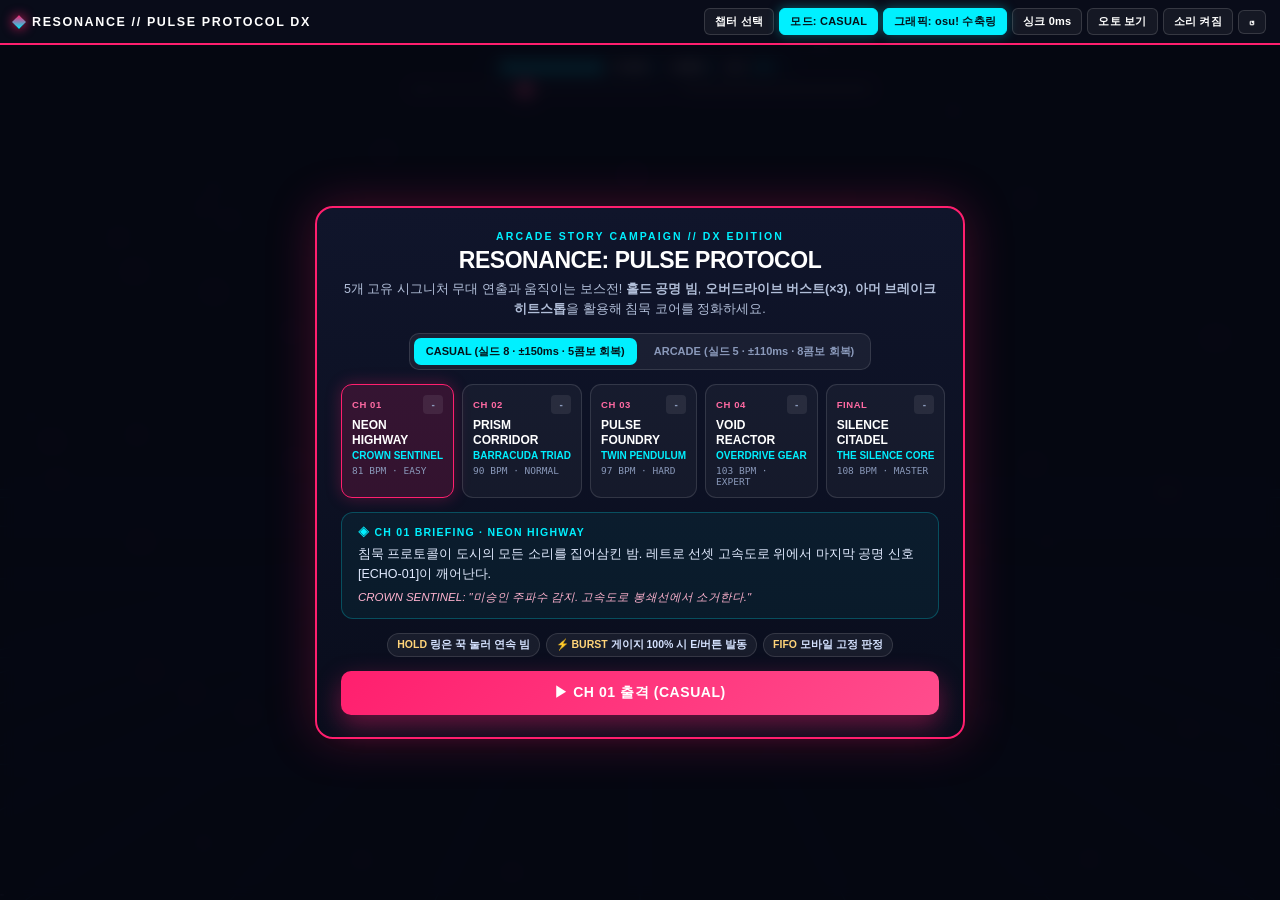
<file: resonance/index.html>
<!DOCTYPE html>
<html lang="ko">
<head>
  <meta charset="UTF-8" />
  <meta name="viewport" content="width=device-width, initial-scale=1.0, maximum-scale=1.0, user-scalable=no, viewport-fit=cover" />
  <title>RESONANCE // PULSE PROTOCOL DX</title>
  <style>
    :root {
      --bg: #060812;
      --panel: rgba(10, 13, 26, 0.94);
      --pink: #ff1f6e;
      --pink-hi: #ff6aa3;
      --cyan: #00f0ff;
      --gold: #ffd479;
      --mint: #4dff9e;
      --white: #ffffff;
      --muted: #8a99ba;
      --border: rgba(255, 255, 255, 0.14);
    }
    * { box-sizing: border-box; -webkit-tap-highlight-color: transparent; user-select: none; -webkit-user-select: none; }
    html, body {
      margin: 0; padding: 0; width: 100%; height: 100dvh; overflow: hidden;
      background: var(--bg); color: var(--white);
      font-family: "Inter", -apple-system, BlinkMacSystemFont, "Pretendard", sans-serif;
      touch-action: none;
    }
    #app { position: relative; width: 100%; height: 100dvh; display: flex; flex-direction: column; overflow: hidden; }
    header {
      position: relative; z-index: 20; display: flex; align-items: center; justify-content: space-between;
      gap: 8px; padding: 8px 14px; background: var(--panel);
      border-bottom: 2px solid var(--pink); flex-wrap: wrap;
    }
    .brand {
      font-weight: 900; font-size: 12.5px; color: var(--white); letter-spacing: 0.13em;
      white-space: nowrap; display: flex; align-items: center; gap: 8px;
    }
    .brand-gem {
      width: 10px; height: 10px; background: linear-gradient(135deg, var(--pink), var(--cyan));
      transform: rotate(45deg); box-shadow: 0 0 12px var(--pink);
    }
    .hud-actions { display: flex; align-items: center; gap: 5px; flex-wrap: wrap; }
    .btn {
      border: 1.5px solid var(--border); background: rgba(255,255,255,0.05); color: var(--white);
      font-size: 11px; font-weight: 800; padding: 5px 10px; border-radius: 6px;
      cursor: pointer; white-space: nowrap; letter-spacing: 0.02em;
      transition: background 0.12s, border-color 0.12s, color 0.12s;
    }
    .btn.on {
      border-color: var(--cyan); color: #04131a; background: var(--cyan);
      box-shadow: 0 0 12px rgba(0, 240, 255, 0.35);
    }
    #stageWrap { position: relative; flex: 1; width: 100%; min-height: 0; overflow: hidden; }
    canvas { display: block; width: 100%; height: 100%; touch-action: none; }

    /* Top Arcade HUD */
    .hud-top {
      position: absolute; top: 10px; left: 50%; transform: translateX(-50%); z-index: 10;
      display: flex; flex-direction: column; align-items: center; gap: 6px;
      pointer-events: none; width: min(94%, 580px);
    }
    .hud-pill {
      display: flex; align-items: center; gap: 11px; padding: 5px 14px; border-radius: 999px;
      background: rgba(6, 8, 18, 0.86); border: 1.5px solid rgba(0, 240, 255, 0.35);
      font-size: 11px; font-weight: 800; font-family: ui-monospace, SFMono-Regular, monospace;
      white-space: nowrap; letter-spacing: 0.04em;
    }
    .hud-pill b { color: var(--cyan); margin-left: 3px; }
    .shield-bar { display: flex; align-items: center; gap: 4px; }
    .shield-pip {
      width: 9px; height: 9px; border-radius: 2px; transform: rotate(45deg);
      background: var(--cyan); box-shadow: 0 0 8px rgba(0,240,255,0.6);
      transition: transform 0.2s, background 0.2s;
    }
    .shield-pip.lost { background: rgba(255,255,255,0.12); box-shadow: none; transform: rotate(45deg) scale(0.7); }
    .fever-tag {
      display: none; padding: 2px 7px; border-radius: 4px;
      background: linear-gradient(90deg, var(--gold), var(--cyan)); color: #04131a; font-weight: 900; font-size: 9.5px;
    }
    .fever-tag.on { display: inline-block; }

    /* Dual Bars: Stage Timeline + Overdrive Gauge */
    .bars-row { display: flex; align-items: center; gap: 10px; width: 100%; max-width: 460px; }
    .timeline-wrap {
      flex: 1.4; height: 5px; border-radius: 999px;
      background: rgba(255,255,255,0.1); position: relative;
    }
    .timeline-fill {
      height: 100%; width: 0%; border-radius: 999px;
      background: linear-gradient(90deg, var(--cyan), var(--pink));
      transition: width 0.08s linear;
    }
    .timeline-boss-mark {
      position: absolute; top: -4px; width: 13px; height: 13px; border-radius: 3px;
      transform: translateX(-50%) rotate(45deg);
      background: var(--pink); border: 1.5px solid #fff; box-shadow: 0 0 10px var(--pink);
    }
    .od-wrap {
      flex: 1; height: 6px; border-radius: 999px; background: rgba(255,255,255,0.1);
      overflow: hidden; border: 1px solid rgba(255,212,121,0.3);
    }
    .od-fill {
      height: 100%; width: 0%; background: linear-gradient(90deg, var(--cyan), var(--gold));
      transition: width 0.1s ease-out;
    }
    .od-fill.active { background: linear-gradient(90deg, var(--gold), #ffffff, var(--cyan)); }

    /* Interactive Overdrive Burst Floating Button (Mobile + PC) */
    #burstBtn {
      position: absolute; right: 16px; bottom: 52px; z-index: 12; display: none;
      border: 2px solid var(--gold); border-radius: 999px; padding: 10px 16px;
      background: linear-gradient(135deg, rgba(255,212,121,0.95), rgba(0,240,255,0.95));
      color: #060812; font-size: 12px; font-weight: 900; letter-spacing: 0.06em;
      cursor: pointer; box-shadow: 0 0 24px rgba(255,212,121,0.7);
      animation: pulseBurst 0.7s infinite alternate;
    }
    #burstBtn.ready { display: block; }
    @keyframes pulseBurst { from { transform: scale(1); } to { transform: scale(1.07); } }

    /* Live In-Stage Radio Comm Bar */
    .comm-toast {
      position: absolute; top: 62px; left: 50%; transform: translateX(-50%); z-index: 11;
      padding: 6px 14px; border-radius: 8px; max-width: 90%;
      background: rgba(9, 13, 28, 0.92); border-left: 3px solid var(--pink);
      border-top: 1px solid rgba(255,255,255,0.1); border-right: 1px solid rgba(255,255,255,0.1); border-bottom: 1px solid rgba(255,255,255,0.1);
      font-size: 12px; font-weight: 700; color: #eef4ff; pointer-events: none;
      opacity: 0; transition: opacity 0.25s ease; white-space: nowrap; overflow: hidden; text-overflow: ellipsis;
    }
    .comm-toast.show { opacity: 1; }
    .comm-toast b { color: var(--pink-hi); margin-right: 6px; font-family: ui-monospace, monospace; }
    .comm-toast.ally { border-left-color: var(--cyan); }
    .comm-toast.ally b { color: var(--cyan); }

    /* Overlay Screens */
    #overlay {
      position: absolute; inset: 0; z-index: 15; display: flex; align-items: center; justify-content: center;
      padding: 14px; background: rgba(6, 8, 18, 0.84); backdrop-filter: blur(8px);
      overflow-y: auto;
    }
    #overlay.hidden { display: none; }
    .panel {
      width: 100%; max-width: 650px; background: linear-gradient(180deg, #10152b, #090d1c);
      border: 2px solid var(--pink); border-radius: 18px; padding: 22px 24px;
      box-shadow: 0 0 48px rgba(255, 31, 110, 0.25); text-align: center;
    }
    .eyebrow {
      font-size: 10.5px; font-weight: 900; color: var(--cyan);
      letter-spacing: 0.2em; margin-bottom: 5px;
    }
    .panel h1, .panel h2 { margin: 0 0 6px; font-size: 23px; font-weight: 900; letter-spacing: -0.02em; }
    .panel p.sub { margin: 0 0 14px; font-size: 12.5px; line-height: 1.55; color: #b2bfd9; }

    .diff-switch {
      display: inline-flex; gap: 5px; padding: 4px; border-radius: 10px;
      background: rgba(255,255,255,0.05); border: 1px solid rgba(255,255,255,0.12); margin-bottom: 14px;
      flex-wrap: wrap; justify-content: center;
    }
    .diff-opt {
      border: none; background: transparent; color: var(--muted);
      font-size: 11px; font-weight: 800; padding: 6px 12px; border-radius: 7px; cursor: pointer;
    }
    .diff-opt.active { background: var(--cyan); color: #04131a; }
    .diff-opt.active.hard { background: var(--pink); color: #fff; }

    .stage-grid { display: grid; grid-template-columns: repeat(5, 1fr); gap: 8px; margin-bottom: 14px; text-align: left; }
    @media (max-width: 620px) { .stage-grid { grid-template-columns: repeat(2, 1fr); } }
    .stage-card {
      padding: 10px; border-radius: 11px; cursor: pointer;
      background: rgba(255,255,255,0.04); border: 1.5px solid rgba(255,255,255,0.12);
      transition: border-color 0.15s, background 0.15s;
    }
    .stage-card:hover { background: rgba(255,255,255,0.08); }
    .stage-card.selected {
      border-color: var(--pink); background: rgba(255, 31, 110, 0.16);
      box-shadow: 0 0 16px rgba(255, 31, 110, 0.28);
    }
    .st-top { display: flex; align-items: center; justify-content: space-between; gap: 4px; margin-bottom: 4px; }
    .st-num { font-size: 9.5px; font-weight: 900; color: var(--pink-hi); letter-spacing: 0.06em; }
    .st-rank {
      min-width: 20px; height: 19px; padding: 0 4px; border-radius: 4px;
      display: inline-flex; align-items: center; justify-content: center;
      font-size: 10px; font-weight: 900; background: rgba(255,255,255,0.08); color: var(--muted);
    }
    .st-rank.S { background: var(--cyan); color: #04131a; }
    .st-rank.A { background: var(--pink); color: #fff; }
    .st-rank.B { background: var(--gold); color: #191205; }
    .st-rank.C { background: #5a6a8a; color: #fff; }
    .st-title { font-size: 12px; font-weight: 900; color: #fff; margin-bottom: 2px; line-height: 1.25; }
    .st-boss { font-size: 10px; font-weight: 700; color: var(--cyan); margin-bottom: 4px; white-space: nowrap; overflow: hidden; text-overflow: ellipsis; }
    .st-meta { font-size: 9.5px; color: var(--muted); font-family: ui-monospace, monospace; }

    .story-box {
      text-align: left; padding: 13px 16px; border-radius: 12px; margin-bottom: 14px;
      background: rgba(0, 240, 255, 0.05); border: 1px solid rgba(0, 240, 255, 0.24);
    }
    .story-speaker {
      font-size: 10.5px; font-weight: 900; color: var(--cyan); letter-spacing: 0.12em; margin-bottom: 4px;
    }
    .story-speaker.boss { color: var(--pink-hi); }
    .story-text { font-size: 12.5px; line-height: 1.6; color: #e2ebff; margin: 0; }
    .story-quote { font-size: 11.5px; color: #ffb3cf; margin: 6px 0 0; font-style: italic; }

    .sys-badges { display: flex; gap: 6px; justify-content: center; flex-wrap: wrap; margin-bottom: 14px; }
    .sys-badge {
      font-size: 10.5px; font-weight: 800; padding: 4px 9px; border-radius: 999px;
      background: rgba(255,255,255,0.06); border: 1px solid rgba(255,255,255,0.12); color: #d5e2ff;
    }
    .sys-badge b { color: var(--gold); }

    .result-rank {
      width: 78px; height: 78px; margin: 4px auto 12px; border-radius: 18px;
      display: flex; align-items: center; justify-content: center;
      font-size: 40px; font-weight: 900; border: 2px solid var(--cyan);
      background: rgba(0, 240, 255, 0.14); color: var(--cyan);
      box-shadow: 0 0 28px rgba(0, 240, 255, 0.3);
    }
    .result-rank.fail { border-color: var(--pink); background: rgba(255, 31, 110, 0.16); color: var(--pink); box-shadow: 0 0 28px rgba(255, 31, 110, 0.3); }
    .stats-grid { display: grid; grid-template-columns: repeat(3, 1fr); gap: 8px; margin-bottom: 14px; }
    .stat-box { padding: 9px 8px; border-radius: 10px; background: rgba(255,255,255,0.04); border: 1px solid rgba(255,255,255,0.09); }
    .stat-box span { display: block; font-size: 10px; font-weight: 800; color: var(--muted); letter-spacing: 0.08em; margin-bottom: 2px; }
    .stat-box strong { font-size: 16px; font-weight: 900; font-family: ui-monospace, monospace; color: #fff; }
    .btn-row { display: flex; gap: 8px; }
    .primary-btn {
      flex: 1; border: none; border-radius: 10px; padding: 13px 16px;
      font-size: 14px; font-weight: 900; cursor: pointer; color: #ffffff;
      background: linear-gradient(135deg, #ff1f6e 0%, #ff4d8d 100%);
      box-shadow: 0 10px 26px rgba(255, 31, 110, 0.4); letter-spacing: 0.04em;
    }
    .secondary-btn {
      border: 1.5px solid rgba(255,255,255,0.2); border-radius: 10px; padding: 12px 15px;
      font-size: 13px; font-weight: 800; cursor: pointer; color: #fff;
      background: rgba(255,255,255,0.06);
    }
    .primary-btn:active, .secondary-btn:active { transform: scale(0.985); }
    .tip-line { margin-top: 10px; font-size: 11px; color: var(--muted); }
    @media (max-width: 640px) { .brand { display: none; } }
  </style>
</head>
<body>
  <div id="app">
    <header>
      <div class="brand"><span class="brand-gem"></span>RESONANCE // PULSE PROTOCOL DX</div>
      <div class="hud-actions">
        <button class="btn" id="menuBtn">챕터 선택</button>
        <button class="btn on" id="diffBtn" title="난이도 모드 전환 (CASUAL / ARCADE)">모드: CASUAL</button>
        <button class="btn on" id="styleBtn" title="타이밍 그래픽 스타일 전환">그래픽: osu! 수축링</button>
        <button class="btn" id="syncBtn" title="오디오-화면 싱크 보정">싱크 0ms</button>
        <button class="btn" id="autoBtn">오토 보기</button>
        <button class="btn" id="muteBtn">소리 켜짐</button>
        <button class="btn" id="resetBtn" title="현재 챕터 재시작">↺</button>
      </div>
    </header>
    <div id="stageWrap">
      <canvas id="c"></canvas>
      <div class="hud-top">
        <div class="hud-pill">
          <div class="shield-bar" id="shieldBar" title="실드"></div>
          <span>SCORE<b id="scoreVal">0</b></span>
          <span>COMBO<b id="comboVal">0</b></span>
          <span>ACC<b id="accVal">100%</b></span>
          <span class="fever-tag" id="feverTag">OVERDRIVE ×3</span>
        </div>
        <div class="bars-row">
          <div class="timeline-wrap" id="timelineWrap">
            <div class="timeline-fill" id="timelineFill"></div>
            <div class="timeline-boss-mark" id="timelineBossMark" style="left: 44%;"></div>
          </div>
          <div class="od-wrap" title="오버드라이브 게이지">
            <div class="od-fill" id="odFill"></div>
          </div>
        </div>
      </div>
      <div class="comm-toast" id="commToast"></div>
      <button id="burstBtn">⚡ OVERDRIVE BURST (E)</button>
      <div id="overlay">
        <div class="panel" id="panelContent"></div>
      </div>
    </div>
  </div>
  <script>
    (() => {
      const STORAGE_KEY = 'resonance_pulse_protocol_dx_v1';
      function loadRecords() { try { return JSON.parse(localStorage.getItem(STORAGE_KEY) || '{}'); } catch { return {}; } }
      function saveRecord(idx, rank, score) {
        const rec = loadRecords(), order = { S: 4, A: 3, B: 2, C: 1 };
        const prev = rec[idx];
        if (!prev || score > prev.score || (order[rank] || 0) > (order[prev.rank] || 0)) {
          rec[idx] = { rank: prev && (order[prev.rank] || 0) > (order[rank] || 0) ? prev.rank : rank, score: Math.max(score, prev ? prev.score : 0) };
          try { localStorage.setItem(STORAGE_KEY, JSON.stringify(rec)); } catch {}
        }
      }
      function m2f(midi) { return 440 * Math.pow(2, (midi - 69) / 12); }

      // ---------- 5 BESPOKE CHAPTERS: UNIQUE WORLD + UNIQUE BOSS + HOLD NODES + STRICT 1.0/0.5 GRID ----------
      const STAGES = [
        {
          id: 0, ch: 'CH 01', title: 'NEON HIGHWAY', world: 'highway', bossName: 'CROWN SENTINEL', diff: 'EASY', bossType: 'crown',
          bpm: 90, lead: 2.0, warnBeat: 24, bossBeat: 28, totalBeats: 62,
          story: {
            brief: '침묵 프로토콜이 도시의 모든 소리를 집어삼킨 밤. 레트로 선셋 고속도로 위에서 마지막 공명 신호 [ECHO-01]이 깨어난다.',
            bossQuote: 'CROWN SENTINEL: "미승인 주파수 감지. 고속도로 봉쇄선에서 소거한다."',
            warnComm: 'CROWN SENTINEL 강하 — 지평선 선셋 코어에서 보스 출현!',
            phase2Comm: 'ECHO-01: "외장 아머 파괴! 오버드라이브로 단숨에 밀어붙이자!"',
            clearLog: '외곽 고속도로의 봉쇄가 풀렸다. 빛이 굴절되는 거울 회랑으로 진입한다.'
          },
          chords: [[57,60,64],[53,57,60],[60,64,67],[55,59,62]],
          bass: [45, 41, 48, 43],
          verseLead: [69,0,72,0, 76,0,72,74, 69,0,67,0, 64,0,67,0, 69,0,72,0, 76,79,76,74, 72,0,71,0, 69,0,0,0],
          bossLead:  [81,0,76,79, 81,0,84,83, 79,0,76,74, 76,0,72,0, 77,0,72,76, 77,0,81,79, 76,0,74,72, 76,0,79,0],
          nodes: [
            { b: 4, x: 0.24, y: 0.50 }, { b: 6, x: 0.40, y: 0.34 },
            { b: 8, x: 0.60, y: 0.34 }, { b: 10, x: 0.76, y: 0.50 },
            { b: 12, x: 0.64, y: 0.68 }, { b: 14, x: 0.36, y: 0.68 },
            { b: 15, x: 0.24, y: 0.50 }, { b: 16, x: 0.38, y: 0.32 },
            { b: 18, x: 0.62, y: 0.32 }, { b: 19, x: 0.76, y: 0.50 },
            { b: 20, x: 0.50, y: 0.68, hold: 1.5 },
            // ACT 3: Boss (introduces 0.5 off-beat + finale HOLD laser!)
            { b: 28, x: 0.50, y: 0.72 }, { b: 30, x: 0.26, y: 0.56 },
            { b: 31.5, x: 0.42, y: 0.72 }, { b: 32, x: 0.74, y: 0.56 },
            { b: 34, x: 0.74, y: 0.34 }, { b: 36, x: 0.50, y: 0.26 },
            { b: 37, x: 0.26, y: 0.34 }, { b: 38.5, x: 0.38, y: 0.68 },
            { b: 39, x: 0.62, y: 0.68 }, { b: 41, x: 0.76, y: 0.50, hold: 1.5 },
            // Phase 2
            { b: 45, x: 0.24, y: 0.50 }, { b: 46, x: 0.38, y: 0.70 },
            { b: 46.5, x: 0.62, y: 0.70 }, { b: 48, x: 0.76, y: 0.48 },
            { b: 49.5, x: 0.62, y: 0.28 }, { b: 50, x: 0.38, y: 0.28 },
            { b: 52, x: 0.24, y: 0.50 }, { b: 53.5, x: 0.40, y: 0.70 },
            { b: 54, x: 0.60, y: 0.70 }, { b: 56, x: 0.50, y: 0.72, hold: 2.0 },
          ],
        },
        {
          id: 1, ch: 'CH 02', title: 'PRISM CORRIDOR', world: 'prism', bossName: 'BARRACUDA TRIAD', diff: 'NORMAL', bossType: 'prism',
          bpm: 100, lead: 2.0, warnBeat: 24, bossBeat: 28, totalBeats: 62,
          story: {
            brief: '만화경처럼 기하학 거울이 회전하는 프리즘 회랑. 3개의 분신으로 도약하는 [BARRACUDA TRIAD]가 앞을 가로막는다.',
            bossQuote: 'BARRACUDA TRIAD: "거울 속 잔상에 현혹되지 마라. 공명 빔으로 본체를 꿰뚫어 봐."',
            warnComm: 'BARRACUDA TRIAD 출현 — 만화경 3분신 도약 패턴 개시!',
            phase2Comm: 'ECHO-01: "홀드 빔으로 프리즘 분신을 통째로 녹여버려!"',
            clearLog: '프리즘 회랑이 맑은 빛으로 열렸다. 지하 발전소의 웅장한 피스톤 박동이 울린다.'
          },
          chords: [[54,57,61],[50,54,57],[57,61,64],[52,56,59]],
          bass: [42, 38, 45, 40],
          verseLead: [66,0,69,0, 73,0,71,69, 66,0,64,0, 61,0,64,0, 66,0,69,73, 76,0,73,71, 69,0,68,0, 66,0,0,0],
          bossLead:  [78,0,73,76, 78,81,78,76, 73,0,71,69, 73,0,69,0, 74,0,69,73, 74,78,76,74, 73,0,71,68, 73,0,76,0],
          nodes: [
            { b: 4, x: 0.22, y: 0.48 }, { b: 5.5, x: 0.38, y: 0.30 },
            { b: 6, x: 0.62, y: 0.30 }, { b: 8, x: 0.78, y: 0.48, hold: 1.5 },
            { b: 11, x: 0.62, y: 0.70 }, { b: 12, x: 0.38, y: 0.70 },
            { b: 13.5, x: 0.24, y: 0.48 }, { b: 14, x: 0.38, y: 0.30 },
            { b: 16, x: 0.62, y: 0.30 }, { b: 17.5, x: 0.76, y: 0.50 },
            { b: 18, x: 0.62, y: 0.70 }, { b: 20, x: 0.38, y: 0.70, hold: 1.5 },
            // ACT 3
            { b: 28, x: 0.50, y: 0.74 }, { b: 29.5, x: 0.26, y: 0.60 },
            { b: 30, x: 0.26, y: 0.36 }, { b: 32, x: 0.50, y: 0.26, hold: 1.5 },
            { b: 35, x: 0.74, y: 0.36 }, { b: 35.5, x: 0.74, y: 0.60 },
            { b: 37, x: 0.56, y: 0.74 }, { b: 38, x: 0.36, y: 0.72 },
            { b: 38.5, x: 0.24, y: 0.50 }, { b: 40, x: 0.36, y: 0.28 },
            { b: 41, x: 0.64, y: 0.28 }, { b: 41.5, x: 0.76, y: 0.50 },
            // Phase 2
            { b: 44, x: 0.64, y: 0.72 }, { b: 45, x: 0.36, y: 0.72 },
            { b: 45.5, x: 0.24, y: 0.46 }, { b: 47, x: 0.40, y: 0.28, hold: 1.5 },
            { b: 50, x: 0.76, y: 0.50 }, { b: 50.5, x: 0.62, y: 0.72 },
            { b: 51, x: 0.38, y: 0.72 }, { b: 53, x: 0.24, y: 0.50 },
            { b: 54.5, x: 0.40, y: 0.30 }, { b: 55, x: 0.60, y: 0.30 },
            { b: 57, x: 0.50, y: 0.74, hold: 2.0 },
          ],
        },
        {
          id: 2, ch: 'CH 03', title: 'PULSE FOUNDRY', world: 'foundry', bossName: 'TWIN PENDULUM', diff: 'HARD', bossType: 'pendulum',
          bpm: 108, lead: 2.0, warnBeat: 24, bossBeat: 28, totalBeats: 62,
          story: {
            brief: '거대 이퀄라이저 기둥과 피스톤이 박자에 맞춰 쿵쾅거리는 공명 발전소. 진자 보스 [TWIN PENDULUM]이 폭주 중이다.',
            bossQuote: 'TWIN PENDULUM: "좌, 우, 그리고 파쇄... 이 발전소의 리듬을 버텨보라!"',
            warnComm: 'TWIN PENDULUM 가동 — 플라즈마 체인 진자 스윙 경보!',
            phase2Comm: 'ECHO-01: "피스톤 출력 임계 돌파! 오버드라이브로 진동을 역전시켜!"',
            clearLog: '발전소의 심장이 푸른 공명으로 되살아났다. 최상층 원자로로 상승한다.'
          },
          chords: [[60,63,67],[56,60,63],[58,62,65],[55,58,62]],
          bass: [48, 44, 46, 43],
          verseLead: [72,0,75,0, 79,0,77,75, 74,0,70,0, 67,0,70,74, 72,0,75,79, 82,0,79,77, 75,0,74,0, 72,0,0,0],
          bossLead:  [84,0,79,82, 84,0,87,86, 82,0,79,77, 79,0,75,0, 80,0,75,79, 80,0,84,82, 79,0,77,75, 79,0,82,0],
          nodes: [
            { b: 4, x: 0.22, y: 0.50 }, { b: 5, x: 0.78, y: 0.50 },
            { b: 6.5, x: 0.60, y: 0.30 }, { b: 7, x: 0.40, y: 0.30 },
            { b: 8, x: 0.22, y: 0.50, hold: 1.5 }, { b: 11, x: 0.78, y: 0.50 },
            { b: 12, x: 0.66, y: 0.30 }, { b: 12.5, x: 0.50, y: 0.26 },
            { b: 13, x: 0.34, y: 0.30 }, { b: 15, x: 0.22, y: 0.54 },
            { b: 16, x: 0.38, y: 0.72 }, { b: 16.5, x: 0.62, y: 0.72 },
            { b: 18, x: 0.78, y: 0.50 }, { b: 19.5, x: 0.50, y: 0.30, hold: 1.5 },
            // ACT 3
            { b: 28, x: 0.24, y: 0.68 }, { b: 29, x: 0.76, y: 0.68 },
            { b: 30, x: 0.66, y: 0.32 }, { b: 30.5, x: 0.34, y: 0.32 },
            { b: 32, x: 0.22, y: 0.52 }, { b: 33, x: 0.38, y: 0.74 },
            { b: 33.5, x: 0.62, y: 0.74 }, { b: 35, x: 0.78, y: 0.52, hold: 1.5 },
            { b: 38, x: 0.36, y: 0.28 }, { b: 38.5, x: 0.24, y: 0.52 },
            { b: 40, x: 0.50, y: 0.74 }, { b: 41.5, x: 0.76, y: 0.52 },
            { b: 42, x: 0.62, y: 0.28 },
            // Phase 2
            { b: 44, x: 0.22, y: 0.50 }, { b: 44.5, x: 0.38, y: 0.72 },
            { b: 45, x: 0.62, y: 0.72 }, { b: 47, x: 0.78, y: 0.50, hold: 1.5 },
            { b: 50, x: 0.24, y: 0.54 }, { b: 51, x: 0.50, y: 0.74 },
            { b: 51.5, x: 0.76, y: 0.54 }, { b: 53, x: 0.64, y: 0.28 },
            { b: 54, x: 0.36, y: 0.28 }, { b: 54.5, x: 0.24, y: 0.52 },
            { b: 56.5, x: 0.50, y: 0.74, hold: 2.0 },
          ],
        },
        {
          id: 3, ch: 'CH 04', title: 'VOID REACTOR', world: 'reactor', bossName: 'OVERDRIVE GEAR', diff: 'EXPERT', bossType: 'gear',
          bpm: 114, lead: 2.0, warnBeat: 24, bossBeat: 28, totalBeats: 62,
          story: {
            brief: '중력 워프 터널이 고속으로 쏟아지는 무음 원자로. 3중 톱니 기어 [OVERDRIVE GEAR]가 진입로를 봉쇄하고 있다.',
            bossQuote: 'OVERDRIVE GEAR: "터빈이 도는 한, 그 어떤 신호도 시타델에 닿지 못한다."',
            warnComm: 'OVERDRIVE GEAR 기동 — 3중 기어 워프 터빈 가속!',
            phase2Comm: 'ECHO-01: "원자로 아머 파괴! 터빈 레이저 사이로 풀 파워 공명!"',
            clearLog: '원자로의 거대한 톱니가 멈춰 섰다. 마침내 최상층 침묵의 성채가 열린다.'
          },
          chords: [[62,65,69],[58,62,65],[55,58,62],[57,61,64]],
          bass: [38, 34, 43, 45],
          verseLead: [74,0,77,0, 81,0,79,77, 74,0,72,0, 69,0,72,74, 77,0,74,77, 82,0,81,79, 77,0,76,0, 73,0,76,0],
          bossLead:  [86,81,84,81, 86,0,89,88, 86,82,81,79, 81,0,77,0, 82,77,81,77, 82,0,86,84, 81,79,77,76, 81,0,85,0],
          nodes: [
            { b: 4, x: 0.22, y: 0.50 }, { b: 4.5, x: 0.36, y: 0.30 },
            { b: 6, x: 0.64, y: 0.30 }, { b: 6.5, x: 0.78, y: 0.50 },
            { b: 8, x: 0.64, y: 0.72, hold: 1.5 }, { b: 11, x: 0.22, y: 0.50 },
            { b: 11.5, x: 0.36, y: 0.30 }, { b: 12, x: 0.64, y: 0.30 },
            { b: 14, x: 0.78, y: 0.52 }, { b: 14.5, x: 0.64, y: 0.72 },
            { b: 16, x: 0.36, y: 0.72 }, { b: 17, x: 0.24, y: 0.50 },
            { b: 17.5, x: 0.38, y: 0.28 }, { b: 19, x: 0.62, y: 0.28, hold: 1.5 },
            // ACT 3
            { b: 28, x: 0.50, y: 0.74 }, { b: 28.5, x: 0.28, y: 0.64 },
            { b: 30, x: 0.24, y: 0.38 }, { b: 31, x: 0.42, y: 0.26 },
            { b: 31.5, x: 0.62, y: 0.26 }, { b: 32, x: 0.78, y: 0.44 },
            { b: 34, x: 0.70, y: 0.70, hold: 1.5 }, { b: 37, x: 0.26, y: 0.62 },
            { b: 37.5, x: 0.26, y: 0.36 }, { b: 39, x: 0.46, y: 0.24 },
            { b: 40, x: 0.78, y: 0.54 }, { b: 41, x: 0.62, y: 0.74 },
            { b: 41.5, x: 0.38, y: 0.74 },
            // Phase 2
            { b: 44, x: 0.36, y: 0.28 }, { b: 44.5, x: 0.50, y: 0.24 },
            { b: 45, x: 0.64, y: 0.28 }, { b: 47, x: 0.78, y: 0.52 },
            { b: 47.5, x: 0.62, y: 0.74 }, { b: 48, x: 0.38, y: 0.74 },
            { b: 50, x: 0.22, y: 0.50, hold: 1.5 }, { b: 53, x: 0.66, y: 0.72 },
            { b: 54.5, x: 0.34, y: 0.72 }, { b: 55, x: 0.24, y: 0.48 },
            { b: 57, x: 0.50, y: 0.26, hold: 2.0 },
          ],
        },
        {
          id: 4, ch: 'FINAL', title: 'SILENCE CITADEL', world: 'citadel', bossName: 'THE SILENCE CORE', diff: 'MASTER', bossType: 'citadel',
          bpm: 120, lead: 2.0, warnBeat: 24, bossBeat: 28, totalBeats: 66,
          story: {
            brief: '부서진 스테인드글라스 파편과 개기일식이 떠 있는 성채 최상층. 침묵의 심장 [THE SILENCE CORE]와의 최종 결전.',
            bossQuote: 'THE SILENCE CORE: "모든 음표는 사라진다. 영원한 일식 속에서 잠들어라."',
            warnComm: '최종 보스 THE SILENCE CORE 각성 — 일식 오라 전면 개방!',
            phase2Comm: 'ECHO-01: "성채의 유리가 깨지고 있어! 도시의 모든 소리를 담아 마지막 공명을!"',
            clearLog: '일식이 걷히고 찬란한 시안 오로라가 도시를 뒤덮었다. 멈춰 있던 모든 음악이 다시 울려 퍼진다.'
          },
          chords: [[64,67,71],[60,64,67],[62,66,69],[59,63,66]],
          bass: [40, 36, 38, 35],
          verseLead: [76,0,79,0, 83,0,81,79, 76,0,74,0, 71,0,74,76, 79,0,76,79, 84,0,83,81, 79,0,78,0, 76,0,79,0],
          bossLead:  [88,0,83,86, 88,0,91,90, 88,86,83,81, 83,0,79,0, 84,0,79,83, 84,0,88,86, 83,81,79,78, 83,0,88,0],
          nodes: [
            { b: 4, x: 0.24, y: 0.50 }, { b: 5, x: 0.38, y: 0.30 },
            { b: 5.5, x: 0.62, y: 0.30 }, { b: 7, x: 0.76, y: 0.50, hold: 1.5 },
            { b: 10, x: 0.22, y: 0.50 }, { b: 10.5, x: 0.38, y: 0.28 },
            { b: 11, x: 0.62, y: 0.28 }, { b: 13, x: 0.78, y: 0.50 },
            { b: 13.5, x: 0.62, y: 0.74 }, { b: 14, x: 0.38, y: 0.74 },
            { b: 16, x: 0.24, y: 0.48 }, { b: 17, x: 0.50, y: 0.24 },
            { b: 17.5, x: 0.76, y: 0.48 }, { b: 19, x: 0.50, y: 0.76, hold: 2.0 },
            // ACT 3: FINAL BOSS
            { b: 28, x: 0.50, y: 0.76 }, { b: 29, x: 0.26, y: 0.64 },
            { b: 29.5, x: 0.24, y: 0.38 }, { b: 31, x: 0.42, y: 0.24 },
            { b: 31.5, x: 0.62, y: 0.24 }, { b: 32, x: 0.78, y: 0.42 },
            { b: 34, x: 0.72, y: 0.68, hold: 1.5 }, { b: 37, x: 0.24, y: 0.42 },
            { b: 37.5, x: 0.42, y: 0.24 }, { b: 38, x: 0.62, y: 0.24 },
            { b: 40, x: 0.78, y: 0.50 }, { b: 41, x: 0.64, y: 0.74 },
            { b: 41.5, x: 0.36, y: 0.74 },
            // Phase 2 Final Climax
            { b: 44, x: 0.34, y: 0.28 }, { b: 44.5, x: 0.50, y: 0.22 },
            { b: 45, x: 0.66, y: 0.28 }, { b: 47, x: 0.78, y: 0.50, hold: 1.5 },
            { b: 50, x: 0.22, y: 0.50 }, { b: 50.5, x: 0.36, y: 0.28 },
            { b: 51, x: 0.64, y: 0.28 }, { b: 53, x: 0.78, y: 0.52 },
            { b: 53.5, x: 0.58, y: 0.76 }, { b: 54, x: 0.34, y: 0.72 },
            { b: 56, x: 0.24, y: 0.46 }, { b: 56.5, x: 0.42, y: 0.26 },
            { b: 57, x: 0.64, y: 0.26 }, { b: 59.5, x: 0.50, y: 0.74, hold: 2.5 },
          ],
        },
      ];

      // ---------- FULL MULTI-SECTION ARCADE EDM SYNTHESIZER ----------
      let audioCtx = null, masterComp = null, muted = false, nextStepTime = 0, nextStepIdx = 0;
      const SYNC_STEPS = [0, 20, 40, 60, -40, -20];
      let syncIdx = 0;
      function syncMs() { return SYNC_STEPS[syncIdx]; }
      function ensureAudio() {
        if (!audioCtx) {
          const AC = window.AudioContext || window.webkitAudioContext;
          if (AC) {
            audioCtx = new AC();
            masterComp = audioCtx.createDynamicsCompressor();
            masterComp.threshold.value = -14; masterComp.ratio.value = 6;
            masterComp.connect(audioCtx.destination);
          }
        }
        if (audioCtx && audioCtx.state === 'suspended') audioCtx.resume().catch(() => {});
      }
      function outNode() { return masterComp || audioCtx.destination; }
      function playMetro(t, hi) { if (muted || !audioCtx) return; const o = audioCtx.createOscillator(), g = audioCtx.createGain(); o.type = 'square'; o.frequency.setValueAtTime(hi ? 1320 : 880, t); g.gain.setValueAtTime(0.12, t); g.gain.exponentialRampToValueAtTime(0.001, t + 0.045); o.connect(g).connect(outNode()); o.start(t); o.stop(t + 0.05); }
      function playKick(t, heavy) { if (muted || !audioCtx) return; const o = audioCtx.createOscillator(), g = audioCtx.createGain(); o.frequency.setValueAtTime(heavy ? 210 : 175, t); o.frequency.exponentialRampToValueAtTime(34, t + 0.11); g.gain.setValueAtTime(heavy ? 0.72 : 0.58, t); g.gain.exponentialRampToValueAtTime(0.001, t + 0.19); o.connect(g).connect(outNode()); o.start(t); o.stop(t + 0.2); }
      function playSnare(t, vol = 0.28) { if (muted || !audioCtx) return; const len = Math.floor(audioCtx.sampleRate * 0.1), b = audioCtx.createBuffer(1, len, audioCtx.sampleRate), d = b.getChannelData(0); for (let i = 0; i < len; i++) d[i] = (Math.random() * 2 - 1) * Math.pow(1 - i / len, 1.65); const s = audioCtx.createBufferSource(); s.buffer = b; const f = audioCtx.createBiquadFilter(); f.type = 'bandpass'; f.frequency.value = 2100; const g = audioCtx.createGain(); g.gain.setValueAtTime(vol, t); g.gain.exponentialRampToValueAtTime(0.001, t + 0.1); s.connect(f).connect(g).connect(outNode()); s.start(t); const o = audioCtx.createOscillator(), og = audioCtx.createGain(); o.type = 'triangle'; o.frequency.setValueAtTime(210, t); o.frequency.exponentialRampToValueAtTime(110, t + 0.05); og.gain.setValueAtTime(vol * 0.5, t); og.gain.exponentialRampToValueAtTime(0.001, t + 0.06); o.connect(og).connect(outNode()); o.start(t); o.stop(t + 0.065); }
      function playHat(t, acc) { if (muted || !audioCtx) return; const d = acc ? 0.08 : 0.025, len = Math.floor(audioCtx.sampleRate * d), b = audioCtx.createBuffer(1, len, audioCtx.sampleRate), ch = b.getChannelData(0); for (let i = 0; i < len; i++) ch[i] = (Math.random() * 2 - 1) * Math.pow(1 - i / len, acc ? 1.45 : 2.8); const s = audioCtx.createBufferSource(); s.buffer = b; const f = audioCtx.createBiquadFilter(); f.type = 'highpass'; f.frequency.value = acc ? 6800 : 9400; const g = audioCtx.createGain(); g.gain.setValueAtTime(acc ? 0.17 : 0.055, t); g.gain.exponentialRampToValueAtTime(0.001, t + d); s.connect(f).connect(g).connect(outNode()); s.start(t); }
      function playOctaveBass(t, midi, hi) { if (muted || !audioCtx) return; const o = audioCtx.createOscillator(), f = audioCtx.createBiquadFilter(), g = audioCtx.createGain(); o.type = 'sawtooth'; o.frequency.setValueAtTime(m2f(midi + (hi ? 12 : 0)), t); f.type = 'lowpass'; f.frequency.setValueAtTime(hi ? 1100 : 620, t); f.frequency.exponentialRampToValueAtTime(140, t + 0.14); g.gain.setValueAtTime(0.22, t); g.gain.exponentialRampToValueAtTime(0.001, t + 0.16); o.connect(f).connect(g).connect(outNode()); o.start(t); o.stop(t + 0.17); }
      function playSupersawChord(t, midis, dur, vol = 0.075) { if (muted || !audioCtx) return; const f = audioCtx.createBiquadFilter(), g = audioCtx.createGain(); f.type = 'lowpass'; f.frequency.setValueAtTime(2400, t); f.frequency.exponentialRampToValueAtTime(600, t + dur); g.gain.setValueAtTime(vol, t); g.gain.exponentialRampToValueAtTime(0.001, t + dur); f.connect(g).connect(outNode()); for (const m of midis) { for (const det of [-7, 7]) { const o = audioCtx.createOscillator(); o.type = 'sawtooth'; o.frequency.setValueAtTime(m2f(m), t); o.detune.value = det; o.connect(f); o.start(t); o.stop(t + dur + 0.02); } } }
      function playLeadNote(t, midi, dur, bossMode) { if (muted || !audioCtx || !midi) return; const o = audioCtx.createOscillator(), f = audioCtx.createBiquadFilter(), g = audioCtx.createGain(); o.type = bossMode ? 'square' : 'sawtooth'; o.frequency.setValueAtTime(m2f(midi), t); f.type = 'lowpass'; f.frequency.setValueAtTime(bossMode ? 3600 : 2400, t); f.frequency.exponentialRampToValueAtTime(900, t + dur); g.gain.setValueAtTime(bossMode ? 0.11 : 0.09, t); g.gain.exponentialRampToValueAtTime(0.001, t + dur); o.connect(f).connect(g).connect(outNode()); o.start(t); o.stop(t + dur + 0.02); }
      function playWarningSiren(t, stepInWarn, stepSec) { if (muted || !audioCtx) return; const frac = stepInWarn / 16, o = audioCtx.createOscillator(), g = audioCtx.createGain(); o.type = 'sawtooth'; const f0 = 260 + frac * 620; o.frequency.setValueAtTime(f0, t); o.frequency.linearRampToValueAtTime(f0 + 48, t + stepSec); g.gain.setValueAtTime(0.09 + frac * 0.07, t); g.gain.exponentialRampToValueAtTime(0.001, t + stepSec * 0.95); o.connect(g).connect(outNode()); o.start(t); o.stop(t + stepSec); if (stepInWarn < 8 && stepInWarn % 4 === 0) playSnare(t, 0.22 + frac * 0.14); else if (stepInWarn >= 8 && stepInWarn < 12 && stepInWarn % 2 === 0) playSnare(t, 0.26 + frac * 0.14); else if (stepInWarn >= 12) playSnare(t, 0.34); }
      function playNodeSpawn(atTime, chordMidis, isHold) {
        if (muted || !audioCtx) return;
        const t = Math.max(audioCtx.currentTime, atTime), o = audioCtx.createOscillator(), g = audioCtx.createGain();
        const root = chordMidis ? chordMidis[2] + (isHold ? 15 : 12) : 76, f = m2f(root);
        o.type = isHold ? 'triangle' : 'sine';
        o.frequency.setValueAtTime(f * 0.85, t); o.frequency.exponentialRampToValueAtTime(f, t + 0.05);
        g.gain.setValueAtTime(0.001, t); g.gain.linearRampToValueAtTime(0.095, t + 0.006); g.gain.exponentialRampToValueAtTime(0.001, t + (isHold ? 0.11 : 0.075));
        o.connect(g).connect(outNode()); o.start(t); o.stop(t + (isHold ? 0.12 : 0.08));
      }
      function playCyanHit(combo, perfect) { if (muted || !audioCtx) return; const t = audioCtx.currentTime, o = audioCtx.createOscillator(), g = audioCtx.createGain(); const f = perfect ? 880 : 659.25; o.type = 'triangle'; o.frequency.setValueAtTime(f, t); o.frequency.exponentialRampToValueAtTime(f * 1.25, t + 0.075); g.gain.setValueAtTime(perfect ? 0.22 : 0.13, t); g.gain.exponentialRampToValueAtTime(0.001, t + 0.095); o.connect(g).connect(outNode()); o.start(t); o.stop(t + 0.1); }
      function playBurstActivate() { if (muted || !audioCtx) return; const t = audioCtx.currentTime; [440, 659.25, 880, 1318.5].forEach((f, i) => { const o = audioCtx.createOscillator(), g = audioCtx.createGain(); o.type = 'sawtooth'; o.frequency.setValueAtTime(f, t + i * 0.03); g.gain.setValueAtTime(0.14, t + i * 0.03); g.gain.exponentialRampToValueAtTime(0.001, t + i * 0.03 + 0.35); o.connect(g).connect(outNode()); o.start(t + i * 0.03); o.stop(t + i * 0.03 + 0.36); }); }
      function playDamage() { if (muted || !audioCtx) return; const t = audioCtx.currentTime, o = audioCtx.createOscillator(), g = audioCtx.createGain(); o.type = 'sawtooth'; o.frequency.setValueAtTime(155, t); o.frequency.exponentialRampToValueAtTime(42, t + 0.2); g.gain.setValueAtTime(0.26, t); g.gain.exponentialRampToValueAtTime(0.001, t + 0.22); o.connect(g).connect(outNode()); o.start(t); o.stop(t + 0.23); }
      function playBossShatter() { if (muted || !audioCtx) return; const t = audioCtx.currentTime; [523.25, 659.25, 783.99, 1046.5, 1318.5].forEach((f, idx) => { const o = audioCtx.createOscillator(), g = audioCtx.createGain(); o.type = 'triangle'; o.frequency.setValueAtTime(f, t + idx * 0.055); g.gain.setValueAtTime(0.2, t + idx * 0.055); g.gain.exponentialRampToValueAtTime(0.001, t + idx * 0.055 + 0.38); o.connect(g).connect(outNode()); o.start(t + idx * 0.055); o.stop(t + idx * 0.055 + 0.4); }); }

      // ---------- DOM & STATE ----------
      const canvas = document.getElementById('c'), ctx = canvas.getContext('2d'), stageWrap = document.getElementById('stageWrap');
      const overlay = document.getElementById('overlay'), panelContent = document.getElementById('panelContent');
      const scoreVal = document.getElementById('scoreVal'), comboVal = document.getElementById('comboVal'), accVal = document.getElementById('accVal'), feverTag = document.getElementById('feverTag');
      const shieldBar = document.getElementById('shieldBar'), timelineFill = document.getElementById('timelineFill'), timelineBossMark = document.getElementById('timelineBossMark'), odFill = document.getElementById('odFill'), commToast = document.getElementById('commToast'), burstBtn = document.getElementById('burstBtn');
      const menuBtn = document.getElementById('menuBtn'), diffBtn = document.getElementById('diffBtn'), autoBtn = document.getElementById('autoBtn'), muteBtn = document.getElementById('muteBtn'), resetBtn = document.getElementById('resetBtn'), syncBtn = document.getElementById('syncBtn'), styleBtn = document.getElementById('styleBtn');
      let W = 800, H = 450, DPR = 1, rafId = null, commTimer = null;

      const DIFFS = {
        casual: { label: 'CASUAL', maxShield: 8, tempoScale: 0.90, perfSec: 0.150, hitSec: 0.280, healEvery: 5 },
        arcade: { label: 'ARCADE', maxShield: 5, tempoScale: 1.00, perfSec: 0.110, hitSec: 0.220, healEvery: 8 },
      };
      const stars = Array.from({ length: 65 }, () => ({ x: Math.random(), y: Math.random(), z: 0.2 + Math.random() * 0.8 }));
      const glassShards = Array.from({ length: 18 }, (_, i) => ({ ang: (Math.PI * 2 * i) / 18, dist: 0.22 + (i % 3) * 0.11, sz: 14 + (i % 4) * 8, sp: 0.18 + (i % 3) * 0.08 }));
      const foundryEq = new Array(20).fill(0);

      const state = {
        mode: 'menu', difficulty: 'casual', stageIdx: 0, autoPlay: false, startTime: 0, beat: 0, lastBeatInt: -1,
        score: 0, combo: 0, maxCombo: 0, perfects: 0, goods: 0, misses: 0,
        shield: 8, maxShield: 8, phase2: false, phaseBanner: 0, warnShown: false,
        // NEW SYSTEMS: Hold Beam + Overdrive Burst + Hit-Stop!
        holding: false, activeHoldNode: null, holdTickAcc: 0,
        odGauge: 0, odActive: 0, odBarrier: false, hitStop: 0, chromaFlash: 0,
        gfxStyle: 'osu', nodes: [], ripples: [], popups: [], sparks: [], beams: [], hazards: [],
        boss: { active: false, x: 0.5, y: -0.25, tx: 0.5, ty: 0.44, afterimages: [], hitFlash: 0, recoil: 0, shattered: false, hp: 1, maxHp: 1, clawPunch: 0 },
        timingTicks: [], victoryTimer: 0, damageFlash: 0, shake: 0, camZoom: 1,
      };

      function curDiff() { return DIFFS[state.difficulty]; }
      function effBpm(st) { return Math.round(st.bpm * curDiff().tempoScale); }
      function effHitBeats(st) { return curDiff().hitSec / (60 / effBpm(st)); }
      function effPerfBeats(st) { return curDiff().perfSec / (60 / effBpm(st)); }
      function nodeRadius() { return Math.max(16, Math.min(25, Math.min(W, H) * 0.046)); }

      function showComm(speaker, text, isAlly = false) {
        commToast.className = 'comm-toast show' + (isAlly ? ' ally' : '');
        commToast.innerHTML = `<b>${speaker}</b>${text}`;
        if (commTimer) clearTimeout(commTimer);
        commTimer = setTimeout(() => { commToast.classList.remove('show'); }, 3200);
      }

      function triggerOverdriveBurst() {
        if (state.mode !== 'playing' || state.odGauge < 100 || state.odActive > 0) return;
        state.odGauge = 0;
        state.odActive = 6.0;
        state.odBarrier = true;
        state.chromaFlash = 1.0;
        state.shake = 9;
        state.camZoom = 1.05;
        burstBtn.classList.remove('ready');
        const cx = W * 0.5, cy = H * 0.5;
        state.ripples.push({ x: cx, y: cy, r: 24, col: '#ffd479', alpha: 1, w: 6, spd: 14, square: false });
        state.ripples.push({ x: cx, y: cy, r: 16, col: '#00f0ff', alpha: 1, w: 4, spd: 18, square: true });
        showComm('OVERDRIVE', '⚡ 공명 브레이커 발동! 6초간 SCORE ×3 + 배리어 활성화!', true);
        playBurstActivate();
        updateHud();
      }

      function scheduleAudio() {
        if (!audioCtx || state.mode !== 'playing') return;
        const st = STAGES[state.stageIdx], beatSec = 60 / effBpm(st), stepSec = beatSec / 4;
        const lookAhead = audioCtx.currentTime + 0.13;
        for (const n of state.nodes) {
          if (n.audioSpawned || n.done) continue;
          const spawnTime = state.startTime + (n.b - st.lead) * beatSec;
          if (spawnTime <= lookAhead) {
            n.audioSpawned = true;
            const bar = Math.max(0, Math.floor((n.b - st.lead - 4) / 4));
            playNodeSpawn(spawnTime, st.chords[bar % st.chords.length], Boolean(n.hold));
          }
        }
        while (nextStepTime < lookAhead) {
          const beatAtStep = nextStepIdx / 4;
          if (nextStepIdx < 16) {
            if (nextStepIdx % 4 === 0) playMetro(nextStepTime, nextStepIdx === 12);
          } else if (beatAtStep >= st.warnBeat && beatAtStep < st.bossBeat) {
            playWarningSiren(nextStepTime, nextStepIdx - st.warnBeat * 4, stepSec);
          } else {
            const inBoss = beatAtStep >= st.bossBeat;
            const m = nextStepIdx % 16, bar = Math.floor((nextStepIdx - 16) / 16);
            const chordIdx = ((bar % 4) + 4) % 4;
            if (m % 4 === 0) playKick(nextStepTime, inBoss);
            if (m === 4 || m === 12) playSnare(nextStepTime, inBoss ? 0.3 : 0.22);
            if (m % 4 === 2) playHat(nextStepTime, true);
            else if (inBoss || m % 2 === 1) playHat(nextStepTime, false);
            if (m % 2 === 0) playOctaveBass(nextStepTime, st.bass[chordIdx], m % 4 === 2);
            if (m === 0 || (inBoss && m === 8)) playSupersawChord(nextStepTime, st.chords[chordIdx], beatSec * (inBoss ? 1.8 : 3.2), inBoss ? 0.085 : 0.065);
            if (m % 2 === 0) {
              const melIdx = Math.floor(nextStepIdx / 2) % 32;
              const note = inBoss ? st.bossLead[melIdx] : st.verseLead[melIdx];
              if (note) playLeadNote(nextStepTime, note, stepSec * 1.9, inBoss || state.phase2);
            }
          }
          nextStepTime += stepSec; nextStepIdx++;
        }
      }

      function resize() {
        const r = stageWrap.getBoundingClientRect(); DPR = Math.min(window.devicePixelRatio || 1, 2);
        W = Math.max(320, r.width); H = Math.max(240, r.height);
        canvas.width = Math.floor(W * DPR); canvas.height = Math.floor(H * DPR); ctx.setTransform(DPR, 0, 0, DPR, 0, 0); draw();
      }
      function updateHud() {
        const judged = state.perfects + state.goods + state.misses;
        const acc = judged ? Math.round(((state.perfects + state.goods * 0.7) / judged) * 100) : 100;
        scoreVal.textContent = String(state.score);
        comboVal.textContent = String(state.combo);
        accVal.textContent = `${acc}%`;
        feverTag.classList.toggle('on', state.odActive > 0 || state.combo >= 8);
        feverTag.textContent = state.odActive > 0 ? 'BURST ×3' : 'COMBO ×2';
        odFill.style.width = `${state.odActive > 0 ? (state.odActive / 6.0) * 100 : state.odGauge}%`;
        odFill.classList.toggle('active', state.odActive > 0);
        burstBtn.classList.toggle('ready', state.mode === 'playing' && state.odGauge >= 100 && state.odActive <= 0);
        if (shieldBar.children.length !== state.maxShield) {
          shieldBar.innerHTML = Array.from({ length: state.maxShield }, () => '<span class="shield-pip"></span>').join('');
        }
        const pips = shieldBar.children;
        for (let i = 0; i < pips.length; i++) pips[i].classList.toggle('lost', i >= state.shield);
      }
      function computeRank() {
        const judged = state.perfects + state.goods + state.misses;
        const acc = judged ? ((state.perfects + state.goods * 0.7) / judged) * 100 : 100;
        if (state.misses === 0 && acc >= 92) return 'S';
        if (acc >= 84) return 'A';
        if (acc >= 70) return 'B';
        return 'C';
      }

      function showMenu() {
        state.mode = 'menu';
        commToast.classList.remove('show');
        burstBtn.classList.remove('ready');
        const rec = loadRecords(), stCur = STAGES[state.stageIdx];
        const cardsHtml = STAGES.map((st) => {
          const r = rec[st.id];
          const badge = r ? `<span class="st-rank ${r.rank}">${r.rank}</span>` : `<span class="st-rank">-</span>`;
          return `
            <div class="stage-card ${st.id === state.stageIdx ? 'selected' : ''}" data-pick="${st.id}">
              <div class="st-top"><span class="st-num">${st.ch}</span>${badge}</div>
              <div class="st-title">${st.title}</div>
              <div class="st-boss">${st.bossName}</div>
              <div class="st-meta">${effBpm(st)} BPM · ${st.diff}</div>
            </div>
          `;
        }).join('');

        panelContent.innerHTML = `
          <div class="eyebrow">ARCADE STORY CAMPAIGN // DX EDITION</div>
          <h1>RESONANCE: PULSE PROTOCOL</h1>
          <p class="sub">5개 고유 시그니처 무대 연출과 움직이는 보스전! <b>홀드 공명 빔</b>, <b>오버드라이브 버스트(×3)</b>, <b>아머 브레이크 히트스톱</b>을 활용해 침묵 코어를 정화하세요.</p>
          <div class="diff-switch" id="diffSwitch">
            <button class="diff-opt ${state.difficulty === 'casual' ? 'active' : ''}" data-diff="casual">CASUAL (실드 8 · ±150ms · 5콤보 회복)</button>
            <button class="diff-opt ${state.difficulty === 'arcade' ? 'active hard' : ''}" data-diff="arcade">ARCADE (실드 5 · ±110ms · 8콤보 회복)</button>
          </div>
          <div class="stage-grid" id="stageGrid">${cardsHtml}</div>
          <div class="story-box">
            <div class="story-speaker">◈ ${stCur.ch} BRIEFING · ${stCur.title}</div>
            <p class="story-text">${stCur.story.brief}</p>
            <p class="story-quote">${stCur.story.bossQuote}</p>
          </div>
          <div class="sys-badges">
            <span class="sys-badge"><b>HOLD</b> 링은 꾹 눌러 연속 빔</span>
            <span class="sys-badge"><b>⚡ BURST</b> 게이지 100% 시 E/버튼 발동</span>
            <span class="sys-badge"><b>FIFO</b> 모바일 고정 판정</span>
          </div>
          <div class="btn-row">
            <button class="primary-btn" id="playBtn">▶ ${stCur.ch} 출격 (${curDiff().label})</button>
          </div>
        `;
        overlay.classList.remove('hidden');

        document.getElementById('diffSwitch').addEventListener('click', (e) => { const b = e.target.closest('.diff-opt'); if (!b) return; setDifficulty(b.dataset.diff); showMenu(); });
        document.getElementById('stageGrid').addEventListener('click', (e) => { const c = e.target.closest('.stage-card'); if (!c) return; state.stageIdx = Number(c.dataset.pick); showMenu(); });
        document.getElementById('playBtn').addEventListener('click', () => startStage(state.stageIdx));
      }

      function showResult(cleared) {
        state.mode = 'result';
        commToast.classList.remove('show');
        burstBtn.classList.remove('ready');
        const st = STAGES[state.stageIdx];
        const judged = state.perfects + state.goods + state.misses;
        const acc = judged ? Math.round(((state.perfects + state.goods * 0.7) / judged) * 100) : 100;
        const rank = cleared ? computeRank() : 'F';
        if (cleared && !state.autoPlay) saveRecord(state.stageIdx, rank, state.score);
        const isEnding = cleared && state.stageIdx === STAGES.length - 1;
        const hasNext = cleared && state.stageIdx < STAGES.length - 1;

        panelContent.innerHTML = `
          <div class="eyebrow">${isEnding ? 'CAMPAIGN COMPLETE // EPILOGUE' : (cleared ? `${st.ch} CLEARED` : 'SHIELD BROKEN')}</div>
          <h2>${st.title} · ${st.bossName}</h2>
          <div class="result-rank ${cleared ? '' : 'fail'}">${cleared ? rank : '✕'}</div>
          <div class="story-box">
            <div class="story-speaker ${cleared ? '' : 'boss'}">${cleared ? '◈ ECHO-01 LOG' : '⚠ SIGNAL INTERRUPTED'}</div>
            <p class="story-text">${cleared ? st.story.clearLog : '공명 실드가 파괴되었다. 다시 주파수를 맞추고 돌파하자.'}</p>
          </div>
          <div class="stats-grid">
            <div class="stat-box"><span>SCORE</span><strong>${state.score}</strong></div>
            <div class="stat-box"><span>ACCURACY</span><strong>${acc}%</strong></div>
            <div class="stat-box"><span>MAX COMBO</span><strong>${state.maxCombo}</strong></div>
            <div class="stat-box"><span>PERFECT</span><strong style="color:#00f0ff;">${state.perfects}</strong></div>
            <div class="stat-box"><span>GOOD</span><strong style="color:#ffd479;">${state.goods}</strong></div>
            <div class="stat-box"><span>MISS</span><strong style="color:#ff1f6e;">${state.misses}</strong></div>
          </div>
          <div class="btn-row">
            <button class="secondary-btn" id="resMenuBtn">챕터 선택</button>
            <button class="secondary-btn" id="resRetryBtn">↺ 재도전</button>
            ${hasNext ? `<button class="primary-btn" id="resNextBtn">다음 챕터 (${STAGES[state.stageIdx + 1].ch}) ▶</button>` : `<button class="primary-btn" id="resReplayBtn">▶ 다시 출격</button>`}
          </div>
        `;
        overlay.classList.remove('hidden');

        document.getElementById('resMenuBtn').addEventListener('click', showMenu);
        document.getElementById('resRetryBtn').addEventListener('click', () => startStage(state.stageIdx));
        const nextBtn = document.getElementById('resNextBtn'); if (nextBtn) nextBtn.addEventListener('click', () => startStage(state.stageIdx + 1));
        const replayBtn = document.getElementById('resReplayBtn'); if (replayBtn) replayBtn.addEventListener('click', () => startStage(state.stageIdx));
      }

      function startStage(idx) {
        state.stageIdx = idx;
        const st = STAGES[idx];
        const bossNotes = st.nodes.filter((n) => n.b >= st.bossBeat).length;
        state.mode = 'playing'; state.beat = 0; state.lastBeatInt = -1;
        state.score = 0; state.combo = 0; state.maxCombo = 0;
        state.perfects = 0; state.goods = 0; state.misses = 0;
        state.maxShield = curDiff().maxShield; state.shield = state.maxShield;
        state.phase2 = false; state.phaseBanner = 0; state.warnShown = false;
        state.holding = false; state.activeHoldNode = null; state.holdTickAcc = 0;
        state.odGauge = 0; state.odActive = 0; state.odBarrier = false; state.hitStop = 0; state.chromaFlash = 0;
        state.damageFlash = 0; state.shake = 0; state.camZoom = 1;
        state.nodes = st.nodes.map((n, i) => ({ ...n, idx: i + 1, done: false, holding: false, spawned: false, audioSpawned: false }));
        state.ripples = []; state.popups = []; state.sparks = []; state.beams = []; state.hazards = []; state.timingTicks = [];
        state.boss = { active: false, x: 0.5, y: -0.25, tx: 0.5, ty: 0.44, afterimages: [], hitFlash: 0, recoil: 0, shattered: false, hp: bossNotes, maxHp: Math.max(1, bossNotes), clawPunch: 0 };
        timelineBossMark.style.left = `${(st.bossBeat / st.totalBeats) * 100}%`;
        timelineFill.style.width = '0%';
        updateHud();
        ensureAudio();
        const baseT = audioCtx ? audioCtx.currentTime + 0.05 : performance.now() / 1000;
        state.startTime = baseT;
        if (audioCtx) { nextStepTime = baseT; nextStepIdx = 0; }
        overlay.classList.add('hidden');
        showComm('ECHO-01', `${st.ch} · ${st.title} 진입! 2박 공명 주파수 동기화 완료.`, true);
      }

      function triggerBossShatter() {
        state.mode = 'victory_anim';
        state.boss.shattered = true;
        state.victoryTimer = 1.5;
        state.hitStop = 0.08;
        state.chromaFlash = 1.0;
        state.shake = 16;
        const bx = state.boss.x * W, by = state.boss.y * H;
        state.ripples.push({ x: bx, y: by, r: 24, col: '#ffffff', alpha: 1, w: 8, spd: 12, square: false });
        state.ripples.push({ x: bx, y: by, r: 18, col: '#00f0ff', alpha: 1, w: 5, spd: 16, square: true });
        for (let i = 0; i < 56; i++) {
          const th = (Math.PI * 2 * i) / 56 + Math.random() * 0.2, sp = 140 + Math.random() * 380;
          state.sparks.push({ x: bx, y: by, vx: Math.cos(th) * sp, vy: Math.sin(th) * sp, rot: Math.random() * 6, vr: (Math.random() - 0.5) * 18, life: 1.15, max: 1.15, col: i % 3 === 0 ? '#00f0ff' : (i % 3 === 1 ? '#ff1f6e' : '#ffd479'), sz: 7 + Math.random() * 10, tri: i % 2 === 0 });
        }
        playBossShatter();
      }

      function triggerArmorBreak(bx, by, st) {
        state.phase2 = true;
        state.phaseBanner = 1.7;
        state.hitStop = 0.055; // Crisp AAA Armor-Break Hit-Stop!
        state.chromaFlash = 0.9;
        state.shake = 11;
        state.camZoom = 1.055;
        state.ripples.push({ x: bx, y: by, r: 28, col: '#ffffff', alpha: 1, w: 7, spd: 13, square: false });
        state.ripples.push({ x: bx, y: by, r: 22, col: '#ff1f6e', alpha: 0.95, w: 5, spd: 16, square: true });
        for (let i = 0; i < 24; i++) {
          const th = (Math.PI * 2 * i) / 24, sp = 130 + Math.random() * 200;
          state.sparks.push({ x: bx, y: by, vx: Math.cos(th) * sp, vy: Math.sin(th) * sp, rot: Math.random() * 6, vr: 12, life: 0.55, max: 0.55, col: '#ff6aa3', sz: 6 + Math.random() * 5, tri: true });
        }
        showComm('ARMOR BREAK', st.story.phase2Comm, true);
      }

      function hitNode(n, errSec) {
        const st = STAGES[state.stageIdx], d = curDiff();
        const absSec = Math.abs(errSec), perf = absSec <= d.perfSec;
        if (n.hold && !n.holding) {
          // Start continuous HOLD BEAM!
          n.holding = true;
          state.activeHoldNode = n;
          state.holdTickAcc = 0;
        } else {
          n.done = true;
        }
        if (perf) state.perfects++; else state.goods++;
        state.combo++;
        state.maxCombo = Math.max(state.maxCombo, state.combo);
        if (state.odActive <= 0) state.odGauge = Math.min(100, state.odGauge + (perf ? 11 : 6));
        if (state.combo > 0 && state.combo % d.healEvery === 0 && state.shield < state.maxShield) {
          state.shield = Math.min(state.maxShield, state.shield + 1);
          state.popups.push({ x: n.x * W, y: n.y * H - nodeRadius() * 2.2, text: '+1 SHIELD', col: '#4dff9e', life: 0.72, max: 0.72 });
        }
        const mul = state.odActive > 0 ? 3 : (state.combo >= 8 ? 2 : 1);
        state.score += (perf ? 150 : 90) * mul;
        const nx = n.x * W, ny = n.y * H;

        state.timingTicks.push({ norm: Math.max(-1, Math.min(1, errSec / d.hitSec)), col: perf ? '#00f0ff' : '#ffd479', life: 1.2, max: 1.2 });
        if (state.timingTicks.length > 12) state.timingTicks.shift();

        const beamCol = state.odActive > 0 ? '#ffd479' : (perf ? '#00f0ff' : '#9cf8ff');
        if (state.boss.active && !state.boss.shattered) {
          const bx = state.boss.x * W, by = state.boss.y * H;
          state.beams.push({ x1: nx, y1: ny, x2: bx, y2: by, life: 0.24, max: 0.24, col: beamCol, w: state.odActive > 0 ? 10 : (perf ? 7.5 : 4.2) });
          state.boss.hitFlash = perf ? 1.0 : 0.6;
          state.boss.recoil = perf ? 1.0 : 0.5;
          state.boss.hp = Math.max(0, state.boss.hp - 1);
          if (!state.phase2 && state.boss.hp / state.boss.maxHp <= 0.5) triggerArmorBreak(bx, by, st);
        } else {
          state.ripples.push({ x: nx, y: ny, r: nodeRadius() * 1.1, col: beamCol, alpha: 0.78, w: 2.5, spd: 10.5, square: false });
        }

        state.shake = perf ? 4.2 : 1.8;
        state.camZoom = perf ? 1.022 : 1.01;
        state.ripples.push({ x: nx, y: ny, r: nodeRadius(), col: '#ffffff', alpha: 1, w: 3.5, spd: 5.2, square: true });
        for (let i = 0; i < 14; i++) {
          const th = (Math.PI * 2 * i) / 14 + Math.random() * 0.25, sp = 100 + Math.random() * 170;
          state.sparks.push({ x: nx, y: ny, vx: Math.cos(th) * sp, vy: Math.sin(th) * sp, rot: Math.random() * 6, vr: (Math.random() - 0.5) * 14, life: 0.34, max: 0.34, col: i % 3 === 0 ? '#ffffff' : beamCol, sz: 4 + Math.random() * 3.5, tri: i % 2 === 0 });
        }
        const label = n.hold ? 'HOLD LOCK!' : (perf ? 'PERFECT!' : (errSec < 0 ? 'FAST' : 'LATE'));
        state.popups.push({ x: nx, y: ny - nodeRadius() * 1.45, text: label, col: n.hold ? '#ffd479' : (perf ? '#00f0ff' : '#ffd479'), life: 0.5, max: 0.5 });
        playCyanHit(state.combo, perf);
        updateHud();
      }

      function handleTapAt(clientX, clientY, isKeyboard = false) {
        if (state.mode !== 'playing') return;
        state.holding = true;
        const st = STAGES[state.stageIdx], beatSec = 60 / effBpm(st), hitSec = curDiff().hitSec;
        const rect = stageWrap.getBoundingClientRect();
        const tx = clientX - rect.left, ty = clientY - rect.top;
        if (!isKeyboard) state.ripples.push({ x: tx, y: ty, r: 6, col: 'rgba(0,240,255,0.48)', alpha: 0.48, w: 1.8, spd: 4.2, square: true });

        for (const n of state.nodes) {
          if (n.done || n.holding) continue;
          const errSec = (state.beat - n.b) * beatSec;
          if (Math.abs(errSec) <= hitSec) { hitNode(n, errSec); return; }
          if (errSec < -hitSec) return;
        }
      }

      function releaseHold() {
        state.holding = false;
        if (state.activeHoldNode && !state.activeHoldNode.done) {
          const n = state.activeHoldNode;
          const endBeat = n.b + n.hold;
          if (state.beat >= endBeat - 0.45) {
            // Clean Hold Finish Bonus!
            n.done = true; n.holding = false; state.activeHoldNode = null;
            state.score += 120 * (state.odActive > 0 ? 3 : 1);
            state.popups.push({ x: n.x * W, y: n.y * H - nodeRadius() * 1.6, text: 'BEAM CLEAR!', col: '#4dff9e', life: 0.55, max: 0.55 });
            playCyanHit(state.combo + 2, true);
            updateHud();
          } else {
            // Released too early — still ends safely without harsh kill
            n.done = true; n.holding = false; state.activeHoldNode = null;
          }
        }
      }

      function updateBossChoreography(st, bInt, isNewBeat) {
        const b = state.boss;
        if (state.beat < st.warnBeat) return;
        if (!state.warnShown) { state.warnShown = true; showComm('WARNING', st.story.warnComm, false); }
        if (state.beat >= st.warnBeat + 2.5 && !b.active) { b.active = true; b.x = 0.5; b.y = -0.22; b.tx = 0.5; b.ty = 0.46; }
        if (!b.active || b.shattered) return;

        const bossElapsed = Math.max(0, state.beat - st.bossBeat);
        if (state.beat >= st.bossBeat) {
          if (st.bossType === 'crown') { b.tx = 0.5 + Math.sin(bossElapsed * 0.45) * 0.24; b.ty = 0.45 + Math.sin(bossElapsed * 0.9) * 0.10; }
          else if (st.bossType === 'prism') {
            const anchors = [[0.5, 0.42], [0.28, 0.44], [0.72, 0.44], [0.5, 0.52]];
            const idx = Math.floor(bossElapsed / 4) % anchors.length;
            if (isNewBeat && Math.floor(bossElapsed) % 4 === 0) b.afterimages.push({ x: b.x, y: b.y, life: 0.35, max: 0.35 });
            b.tx = anchors[idx][0]; b.ty = anchors[idx][1] + Math.sin(bossElapsed * 1.2) * 0.05;
          } else if (st.bossType === 'pendulum') {
            const swing = Math.sin(bossElapsed * Math.PI * 0.25);
            b.tx = 0.5 + swing * 0.30; b.ty = 0.38 + (1 - Math.abs(swing)) * 0.16;
          } else if (st.bossType === 'gear') {
            const rOrb = state.phase2 ? 0.22 : 0.16;
            b.tx = 0.5 + Math.cos(bossElapsed * 0.65) * rOrb; b.ty = 0.48 + Math.sin(bossElapsed * 1.3) * 0.11;
          } else {
            b.tx = 0.5 + Math.sin(bossElapsed * 0.35) * (state.phase2 ? 0.22 : 0.12); b.ty = 0.46 + Math.cos(bossElapsed * 0.7) * 0.09;
          }
          if (isNewBeat) {
            b.clawPunch = 1.0;
            const bx = b.x * W, by = b.y * H;
            state.hazards.push({ type: 'boss_laser', x: bx, y: by, ang: (bInt * 0.785) % Math.PI, life: 0.32, max: 0.32 });
            if (state.phase2 || st.bossType === 'citadel') state.hazards.push({ type: 'boss_laser', x: bx, y: by, ang: ((bInt * 0.785) + Math.PI * 0.5) % Math.PI, life: 0.28, max: 0.28 });
          }
        }
        const lerpSpd = st.bossType === 'prism' ? 0.16 : 0.09;
        b.x += (b.tx - b.x) * lerpSpd; b.y += (b.ty - b.y) * lerpSpd;
        b.hitFlash = Math.max(0, b.hitFlash - 0.085); b.recoil = Math.max(0, b.recoil - 0.09); b.clawPunch = Math.max(0, b.clawPunch - 0.08);
        for (let i = b.afterimages.length - 1; i >= 0; i--) { b.afterimages[i].life -= 0.016; if (b.afterimages[i].life <= 0) b.afterimages.splice(i, 1); }
      }

      function step() {
        // Hit-Stop cinematic freeze (visuals freeze for 3 frames while audio keeps tight sync!)
        if (state.hitStop > 0) { state.hitStop -= 0.016; return; }

        state.damageFlash = Math.max(0, state.damageFlash - 0.06);
        state.chromaFlash = Math.max(0, state.chromaFlash - 0.055);
        state.phaseBanner = Math.max(0, state.phaseBanner - 0.016);
        if (state.odActive > 0) { state.odActive = Math.max(0, state.odActive - 0.016); updateHud(); }
        state.shake *= 0.78; if (state.shake < 0.18) state.shake = 0;
        state.camZoom += (1 - state.camZoom) * 0.14;

        const starSpd = state.mode === 'playing' ? (state.phase2 ? 0.017 : (state.boss.active ? 0.010 : 0.014)) : 0.004;
        for (const s of stars) { s.x -= starSpd * s.z; if (s.x < 0) { s.x = 1; s.y = Math.random(); } }

        for (let i = state.beams.length - 1; i >= 0; i--) { state.beams[i].life -= 0.016; if (state.beams[i].life <= 0) state.beams.splice(i, 1); }
        for (let i = state.hazards.length - 1; i >= 0; i--) { const h = state.hazards[i]; h.life -= 0.016; if (h.type === 'wave_bar') h.x -= h.vx * 0.016; if (h.life <= 0) state.hazards.splice(i, 1); }
        for (let i = state.ripples.length - 1; i >= 0; i--) { state.ripples[i].r += state.ripples[i].spd; state.ripples[i].alpha -= 0.044; if (state.ripples[i].alpha <= 0) state.ripples.splice(i, 1); }
        for (let i = state.popups.length - 1; i >= 0; i--) { state.popups[i].y -= 1.0; state.popups[i].life -= 0.016; if (state.popups[i].life <= 0) state.popups.splice(i, 1); }
        for (let i = state.sparks.length - 1; i >= 0; i--) { const p = state.sparks[i]; p.x += p.vx * 0.016; p.y += p.vy * 0.016; p.vx *= 0.93; p.vy *= 0.93; p.rot += p.vr * 0.016; p.life -= 0.016; if (p.life <= 0) state.sparks.splice(i, 1); }
        for (let i = state.timingTicks.length - 1; i >= 0; i--) { state.timingTicks[i].life -= 0.016; if (state.timingTicks[i].life <= 0) state.timingTicks.splice(i, 1); }

        if (state.mode === 'victory_anim') { state.victoryTimer -= 0.016; if (state.victoryTimer <= 0) showResult(true); return; }
        if (state.mode !== 'playing') return;

        scheduleAudio();
        const st = STAGES[state.stageIdx], beatSec = 60 / effBpm(st), hitBeats = effHitBeats(st);
        const nowSec = audioCtx ? audioCtx.currentTime : performance.now() / 1000;
        state.beat = (nowSec - state.startTime - syncMs() / 1000) / beatSec;

        timelineFill.style.width = `${Math.max(0, Math.min(100, (state.beat / st.totalBeats) * 100))}%`;

        // Active HOLD BEAM tick processing!
        if (state.activeHoldNode && !state.activeHoldNode.done) {
          const hn = state.activeHoldNode;
          const endB = hn.b + hn.hold;
          if (state.autoPlay || state.holding) {
            state.holdTickAcc += 0.016;
            if (state.holdTickAcc >= 0.09) {
              state.holdTickAcc = 0;
              state.score += 35 * (state.odActive > 0 ? 3 : 1);
              if (state.odActive <= 0) state.odGauge = Math.min(100, state.odGauge + 3);
              if (state.boss.active) state.boss.hitFlash = 0.55;
              state.sparks.push({ x: hn.x * W, y: hn.y * H, vx: (Math.random() - 0.5) * 160, vy: (Math.random() - 0.5) * 160, rot: 0, vr: 10, life: 0.24, max: 0.24, col: '#ffd479', sz: 4, tri: false });
              updateHud();
            }
            if (state.beat >= endB) {
              hn.done = true; hn.holding = false; state.activeHoldNode = null;
              state.score += 150 * (state.odActive > 0 ? 3 : 1);
              state.popups.push({ x: hn.x * W, y: hn.y * H - nodeRadius() * 1.6, text: 'BEAM CLEAR!', col: '#4dff9e', life: 0.55, max: 0.55 });
              playCyanHit(state.combo + 2, true);
              updateHud();
            }
          }
        }

        const bInt = Math.floor(state.beat);
        const isNewBeat = bInt >= 4 && bInt !== state.lastBeatInt;
        if (isNewBeat) {
          state.lastBeatInt = bInt;
          if (state.beat < st.warnBeat) {
            state.hazards.push({ type: 'wave_bar', x: W + 40, y: (bInt % 2 === 0 ? 0.16 : 0.84) * H, w: 28, h: H * 0.22, vx: W * 0.68, life: 1.8, max: 1.8 });
          }
        }

        updateBossChoreography(st, bInt, isNewBeat);

        for (const n of state.nodes) {
          if (n.done || n.holding) continue;
          if (!n.spawned && (n.b - state.beat) <= st.lead) {
            n.spawned = true;
            state.ripples.push({ x: n.x * W, y: n.y * H, r: nodeRadius() * 0.45, col: n.hold ? 'rgba(255,212,121,0.65)' : 'rgba(255,106,163,0.52)', alpha: 0.48, w: 1.8, spd: 2.5, square: false });
          }
          if (state.autoPlay && Math.abs(n.b - state.beat) <= 0.03) {
            if (state.odGauge >= 100 && state.odActive <= 0) triggerOverdriveBurst();
            hitNode(n, 0); continue;
          }
          if (state.beat > n.b + hitBeats) {
            n.done = true;
            if (state.odBarrier && state.odActive > 0) {
              // Overdrive Barrier absorbs 1 miss!
              state.odBarrier = false;
              state.popups.push({ x: n.x * W, y: n.y * H, text: 'BARRIER!', col: '#ffd479', life: 0.6, max: 0.6 });
              continue;
            }
            state.misses++; state.combo = 0; state.damageFlash = 0.8; state.shake = 5.5;
            if (!state.autoPlay) state.shield = Math.max(0, state.shield - 1);
            state.popups.push({ x: n.x * W, y: n.y * H, text: 'MISS', col: '#ff1f6e', life: 0.55, max: 0.55 });
            playDamage(); updateHud();
            if (!state.autoPlay && state.shield <= 0) { showResult(false); return; }
          }
        }

        const allDone = state.nodes.every((n) => n.done);
        const lastN = st.nodes[st.nodes.length - 1];
        const lastEnd = lastN.b + (lastN.hold || 0);
        if ((allDone && state.beat >= lastEnd + 0.9) || state.beat >= st.totalBeats) { triggerBossShatter(); }
      }

      // ---------- 5 BESPOKE SIGNATURE WORLD BACKDROPS ----------
      function drawSignatureWorld(world, cx, cy, pulse, isWarn) {
        ctx.save();
        if (world === 'highway') {
          // CH 01: Synthwave Outrun Sunset Horizon + 3D Scrolling Grid!
          const horY = H * 0.52;
          const sunR = Math.min(W, H) * (0.19 + 0.012 * pulse);
          const sunG = ctx.createLinearGradient(cx, horY - sunR, cx, horY + sunR * 0.4);
          sunG.addColorStop(0, isWarn ? 'rgba(255,31,110,0.45)' : 'rgba(255,140,90,0.34)');
          sunG.addColorStop(1, 'rgba(255,31,110,0.06)');
          ctx.fillStyle = sunG;
          ctx.beginPath(); ctx.arc(cx, horY, sunR, Math.PI, 0); ctx.fill();
          // Retro sun horizontal cutouts
          ctx.fillStyle = isWarn ? '#180612' : '#060812';
          for (let sl = 0; sl < 5; sl++) { ctx.fillRect(cx - sunR, horY - sl * (sunR * 0.17) - 4, sunR * 2, 2 + sl * 1.2); }
          // Scrolling 3D perspective floor grid
          ctx.strokeStyle = state.phase2 ? 'rgba(255,31,110,0.22)' : 'rgba(0,240,255,0.14)';
          ctx.lineWidth = 1;
          for (let i = -8; i <= 8; i++) { ctx.beginPath(); ctx.moveTo(cx, horY); ctx.lineTo(cx + i * W * 0.16, H); ctx.stroke(); }
          const scroll = (state.beat * 0.5) % 1;
          for (let k = 0; k < 6; k++) {
            const d = Math.pow((k + scroll) / 6, 2.2);
            const y = horY + d * (H - horY);
            ctx.beginPath(); ctx.moveTo(0, y); ctx.lineTo(W, y); ctx.stroke();
          }
        } else if (world === 'prism') {
          // CH 02: Rotating Kaleidoscope Mirror Tunnel!
          const scroll = (state.beat * 0.35) % 1;
          for (let k = 0; k < 6; k++) {
            const t = (k + scroll) / 6;
            const rad = Math.pow(t, 1.7) * Math.max(W, H) * 0.65;
            ctx.save(); ctx.translate(cx, cy); ctx.rotate(state.beat * 0.15 + k * 0.25);
            ctx.strokeStyle = k % 2 === 0 ? `rgba(0,240,255,${0.18 * (1 - t * 0.5)})` : `rgba(255,31,110,${0.16 * (1 - t * 0.5)})`;
            ctx.lineWidth = 1.6;
            ctx.strokeRect(-rad * 0.7, -rad * 0.7, rad * 1.4, rad * 1.4);
            ctx.restore();
          }
        } else if (world === 'foundry') {
          // CH 03: Towering Industrial Equalizer Columns + Pumping Pistons!
          const nCols = foundryEq.length, cw = W / nCols;
          for (let i = 0; i < nCols; i++) {
            const target = 18 + (55 + 50 * pulse) * (0.4 + 0.6 * Math.abs(Math.sin(state.beat * 1.2 + i * 0.6)));
            foundryEq[i] += (target - foundryEq[i]) * 0.22;
            const bh = foundryEq[i];
            ctx.fillStyle = state.phase2 ? 'rgba(255,31,110,0.13)' : 'rgba(0,240,255,0.10)';
            ctx.fillRect(i * cw + 4, H - bh, cw - 8, bh);
            ctx.fillRect(i * cw + 4, 0, cw - 8, bh * 0.45);
          }
        } else if (world === 'reactor') {
          // CH 04: 3D Circular Warp Tunnel Rings!
          const scroll = (state.beat * 0.6) % 1;
          for (let k = 0; k < 7; k++) {
            const t = (k + scroll) / 7;
            const rad = 24 + Math.pow(t, 2.0) * Math.max(W, H) * 0.62;
            ctx.strokeStyle = state.phase2 ? `rgba(255,31,110,${0.22 * t})` : `rgba(0,240,255,${0.16 * t})`;
            ctx.lineWidth = 1 + t * 2.5;
            ctx.beginPath(); ctx.arc(cx, cy, rad, 0, Math.PI * 2); ctx.stroke();
          }
        } else {
          // CH 05: SILENCE CITADEL — Dark Solar Eclipse + Orbiting Stained-Glass Shards!
          const ecR = Math.min(W, H) * (0.26 + 0.015 * pulse);
          const halo = ctx.createRadialGradient(cx, cy, ecR * 0.85, cx, cy, ecR * 1.55);
          halo.addColorStop(0, state.phase2 ? 'rgba(0,240,255,0.28)' : 'rgba(255,31,110,0.25)');
          halo.addColorStop(1, 'rgba(0,0,0,0)');
          ctx.fillStyle = halo; ctx.beginPath(); ctx.arc(cx, cy, ecR * 1.55, 0, Math.PI * 2); ctx.fill();
          ctx.strokeStyle = 'rgba(255,255,255,0.16)'; ctx.lineWidth = 1.5;
          ctx.beginPath(); ctx.arc(cx, cy, ecR, 0, Math.PI * 2); ctx.stroke();
          for (const g of glassShards) {
            const a = g.ang + state.beat * g.sp * 0.25;
            const gx = cx + Math.cos(a) * Math.min(W, H) * g.dist * (state.phase2 ? 1.25 : 1);
            const gy = cy + Math.sin(a) * Math.min(W, H) * g.dist * (state.phase2 ? 1.25 : 1);
            ctx.save(); ctx.translate(gx, gy); ctx.rotate(a);
            ctx.fillStyle = state.phase2 ? 'rgba(0,240,255,0.12)' : 'rgba(255,31,110,0.10)';
            ctx.beginPath(); ctx.moveTo(0, -g.sz); ctx.lineTo(g.sz * 0.6, 0); ctx.lineTo(0, g.sz); ctx.lineTo(-g.sz * 0.6, 0); ctx.closePath(); ctx.fill();
            ctx.restore();
          }
        }
        ctx.restore();
      }

      function drawMovingBoss(pulse, bossType) {
        const b = state.boss;
        if (!b.active || b.shattered) return;
        const bx = b.x * W, by = b.y * H;
        const baseR = Math.min(W, H) * 0.12;
        const scale = (1 + pulse * (state.phase2 ? 0.15 : 0.09)) * (1 - b.recoil * 0.14);
        const r = baseR * scale;
        const rot = state.beat * (state.phase2 ? 0.65 : 0.34);
        const mainCol = b.hitFlash > 0.35 ? '#ffffff' : '#ff1f6e';

        for (const ag of b.afterimages) {
          ctx.save(); ctx.globalAlpha = (ag.life / ag.max) * 0.25;
          ctx.fillStyle = '#ff1f6e'; ctx.beginPath(); ctx.arc(ag.x * W, ag.y * H, r * 0.95, 0, Math.PI * 2); ctx.fill(); ctx.restore();
        }
        if (bossType === 'pendulum') {
          ctx.save(); ctx.strokeStyle = 'rgba(255,31,110,0.3)'; ctx.lineWidth = 3;
          ctx.beginPath(); ctx.moveTo(W * 0.5, 0); ctx.lineTo(bx, by); ctx.stroke(); ctx.restore();
        }

        ctx.save();
        ctx.globalAlpha = b.hitFlash > 0.35 ? 0.92 : 0.62;
        ctx.translate(bx, by);

        const clawDist = r * (1.72 + b.clawPunch * 0.42);
        for (const side of [-1, 1]) {
          ctx.save(); ctx.translate(side * clawDist, Math.sin(state.beat * 1.5 + side) * 10); ctx.rotate(side * (0.25 - b.clawPunch * 0.35));
          ctx.fillStyle = mainCol;
          ctx.beginPath(); ctx.moveTo(0, -13); ctx.lineTo(side * 20, 0); ctx.lineTo(0, 13); ctx.lineTo(-side * 7, 0); ctx.closePath(); ctx.fill();
          ctx.restore();
        }
        ctx.strokeStyle = state.phase2 ? 'rgba(255,31,110,0.5)' : 'rgba(255,31,110,0.28)';
        ctx.lineWidth = state.phase2 ? 3 : 2;
        ctx.beginPath(); ctx.arc(0, 0, r * 1.42, 0, Math.PI * 2); ctx.stroke();

        if (bossType === 'crown') {
          ctx.save(); ctx.rotate(rot); ctx.fillStyle = mainCol;
          const teeth = 12; ctx.beginPath();
          for (let i = 0; i < teeth * 2; i++) { const rad = i % 2 === 0 ? r * 1.24 : r * 0.9, ang = (Math.PI * i) / teeth; if (i === 0) ctx.moveTo(Math.cos(ang) * rad, Math.sin(ang) * rad); else ctx.lineTo(Math.cos(ang) * rad, Math.sin(ang) * rad); }
          ctx.closePath(); ctx.fill(); ctx.restore();
          ctx.fillStyle = mainCol; const cyTop = -r * 1.32 - pulse * 7;
          ctx.beginPath(); ctx.moveTo(-r * 0.42, cyTop + 13); ctx.lineTo(-r * 0.48, cyTop - 10); ctx.lineTo(-r * 0.16, cyTop + 4); ctx.lineTo(0, cyTop - 17); ctx.lineTo(r * 0.16, cyTop + 4); ctx.lineTo(r * 0.48, cyTop - 10); ctx.lineTo(r * 0.42, cyTop + 13); ctx.closePath(); ctx.fill();
        } else if (bossType === 'prism') {
          ctx.save(); ctx.rotate(Math.sin(state.beat * 0.8) * 0.22); ctx.fillStyle = mainCol;
          ctx.beginPath();
          for (let i = 0; i < 3; i++) { const ang = -Math.PI / 2 + (Math.PI * 2 * i) / 3; if (i === 0) ctx.moveTo(Math.cos(ang) * r * 1.34, Math.sin(ang) * r * 1.34); else ctx.lineTo(Math.cos(ang) * r * 1.34, Math.sin(ang) * r * 1.34); }
          ctx.closePath(); ctx.fill(); ctx.restore();
        } else if (bossType === 'pendulum') {
          ctx.save(); ctx.rotate(Math.sin(state.beat * 0.5) * 0.15); ctx.fillStyle = mainCol;
          ctx.beginPath(); ctx.moveTo(0, -r * 1.3); ctx.lineTo(r * 1.25, 0); ctx.lineTo(0, r * 1.3); ctx.lineTo(-r * 1.25, 0); ctx.closePath(); ctx.fill(); ctx.restore();
        } else if (bossType === 'gear') {
          for (const dir of [1, -1]) {
            ctx.save(); ctx.rotate(rot * dir * 1.25); ctx.fillStyle = dir === 1 ? mainCol : 'rgba(255,31,110,0.48)';
            const radOut = dir === 1 ? r * 1.18 : r * 1.44, teeth = dir === 1 ? 8 : 16; ctx.beginPath();
            for (let i = 0; i < teeth * 2; i++) { const rad = i % 2 === 0 ? radOut : radOut * 0.82, ang = (Math.PI * i) / teeth; if (i === 0) ctx.moveTo(Math.cos(ang) * rad, Math.sin(ang) * rad); else ctx.lineTo(Math.cos(ang) * rad, Math.sin(ang) * rad); }
            ctx.closePath(); ctx.fill(); ctx.restore();
          }
        } else {
          ctx.save(); ctx.rotate(rot * 0.6); ctx.fillStyle = mainCol; ctx.beginPath();
          for (let i = 0; i < 6; i++) { const ang = (Math.PI * 2 * i) / 6; if (i === 0) ctx.moveTo(Math.cos(ang) * r * 1.3, Math.sin(ang) * r * 1.3); else ctx.lineTo(Math.cos(ang) * r * 1.3, Math.sin(ang) * r * 1.3); }
          ctx.closePath(); ctx.fill(); ctx.restore();
          for (let s = 0; s < 6; s++) {
            const ang = -rot * 1.1 + (Math.PI * 2 * s) / 6; ctx.save(); ctx.translate(Math.cos(ang) * r * 1.65, Math.sin(ang) * r * 1.65); ctx.rotate(ang);
            ctx.fillStyle = mainCol; ctx.beginPath(); ctx.moveTo(10, 0); ctx.lineTo(-6, -6); ctx.lineTo(-6, 6); ctx.closePath(); ctx.fill(); ctx.restore();
          }
        }

        const faceCol = '#060812'; ctx.fillStyle = faceCol;
        const eyeY = -r * 0.08, eyeX = r * 0.28, eyeS = r * 0.18;
        if (b.hitFlash > 0.25) {
          ctx.strokeStyle = faceCol; ctx.lineWidth = Math.max(2.5, r * 0.09); ctx.lineCap = 'round';
          ctx.beginPath();
          ctx.moveTo(-eyeX - eyeS * 0.6, eyeY - eyeS * 0.5); ctx.lineTo(-eyeX + eyeS * 0.4, eyeY); ctx.lineTo(-eyeX - eyeS * 0.6, eyeY + eyeS * 0.5);
          ctx.moveTo(eyeX + eyeS * 0.6, eyeY - eyeS * 0.5); ctx.lineTo(eyeX - eyeS * 0.4, eyeY); ctx.lineTo(eyeX + eyeS * 0.6, eyeY + eyeS * 0.5);
          ctx.stroke();
        } else {
          const slant = state.phase2 ? 0.92 : 0.6;
          ctx.beginPath(); ctx.moveTo(-eyeX - eyeS, eyeY - eyeS * slant); ctx.lineTo(-eyeX + eyeS * 0.8, eyeY); ctx.lineTo(-eyeX - eyeS * 0.5, eyeY + eyeS * 0.7); ctx.closePath(); ctx.fill();
          ctx.beginPath(); ctx.moveTo(eyeX + eyeS, eyeY - eyeS * slant); ctx.lineTo(eyeX - eyeS * 0.8, eyeY); ctx.lineTo(eyeX + eyeS * 0.5, eyeY + eyeS * 0.7); ctx.closePath(); ctx.fill();
        }
        const mH = r * (0.1 + pulse * 0.15 + (state.phase2 ? 0.06 : 0));
        ctx.beginPath(); ctx.moveTo(-r * 0.34, r * 0.22); ctx.lineTo(-r * 0.14, r * 0.22 + mH); ctx.lineTo(0, r * 0.22 + mH * 0.42); ctx.lineTo(r * 0.14, r * 0.22 + mH); ctx.lineTo(r * 0.34, r * 0.22); ctx.closePath(); ctx.fill();
        ctx.restore();
      }

      function draw() {
        const st = STAGES[state.stageIdx], R = nodeRadius();
        const pulse = (state.mode === 'playing' && state.beat >= 0) ? Math.pow(1 - (state.beat - Math.floor(state.beat)), 3.6) : 0;
        const isWarn = state.mode === 'playing' && state.beat >= st.warnBeat && state.beat < st.bossBeat;
        const cx = W * 0.5, cy = H * 0.5;

        ctx.save();
        ctx.translate(cx, cy); ctx.scale(state.camZoom, state.camZoom);
        ctx.translate(-cx + (state.shake > 0 ? (Math.random() - 0.5) * state.shake : 0), -cy + (state.shake > 0 ? (Math.random() - 0.5) * state.shake : 0));

        ctx.fillStyle = isWarn ? '#180612' : '#060812';
        ctx.fillRect(0, 0, W, H);

        // 1) BESPOKE SIGNATURE WORLD PER CHAPTER!
        drawSignatureWorld(st.world, cx, cy, pulse, isWarn);

        for (const s of stars) {
          ctx.fillStyle = state.odActive > 0 ? `rgba(255,212,121,${0.25 + s.z * 0.35})` : `rgba(180,220,255,${0.12 + s.z * 0.25})`;
          ctx.fillRect(s.x * W, s.y * H, (state.boss.active ? 5 : 13) * s.z, 1.4);
        }

        for (const h of state.hazards) {
          const k = h.life / h.max;
          if (h.type === 'wave_bar') { ctx.fillStyle = `rgba(255, 31, 110, ${0.12 * k})`; ctx.fillRect(h.x, h.y - h.h * 0.5, h.w, h.h); }
          else if (h.type === 'boss_laser') {
            ctx.save(); ctx.translate(h.x, h.y); ctx.rotate(h.ang);
            ctx.fillStyle = k > 0.72 ? `rgba(255,255,255,${k * 0.13})` : `rgba(255,31,110,${k * 0.10})`;
            const lw = 6 + (1 - k) * 22; ctx.fillRect(-Math.max(W, H), -lw * 0.5, Math.max(W, H) * 2, lw); ctx.restore();
          }
        }

        // Overdrive Golden-Cyan Edge Aura
        if (state.odActive > 0) {
          ctx.save(); ctx.strokeStyle = `rgba(255,212,121,${0.35 + 0.25 * pulse})`; ctx.lineWidth = 6;
          ctx.strokeRect(3, 3, W - 6, H - 6); ctx.restore();
        }

        drawMovingBoss(pulse, st.bossType);

        // Continuous Roaring HOLD RESONANCE BEAM!
        if (state.activeHoldNode && !state.activeHoldNode.done) {
          const hn = state.activeHoldNode, hx = hn.x * W, hy = hn.y * H;
          const tx = state.boss.active ? state.boss.x * W : cx, ty = state.boss.active ? state.boss.y * H : cy * 0.35;
          ctx.save();
          ctx.strokeStyle = 'rgba(0,240,255,0.45)'; ctx.lineWidth = 18 + pulse * 8; ctx.lineCap = 'round';
          ctx.beginPath(); ctx.moveTo(hx, hy); ctx.lineTo(tx, ty); ctx.stroke();
          ctx.strokeStyle = '#ffd479'; ctx.lineWidth = 8 + pulse * 4;
          ctx.beginPath(); ctx.moveTo(hx, hy); ctx.lineTo(tx, ty); ctx.stroke();
          ctx.strokeStyle = '#ffffff'; ctx.lineWidth = 3;
          ctx.beginPath(); ctx.moveTo(hx, hy); ctx.lineTo(tx, ty); ctx.stroke();
          ctx.restore();
        }

        for (const bm of state.beams) {
          const k = bm.life / bm.max;
          ctx.save(); ctx.globalAlpha = k;
          ctx.strokeStyle = bm.col; ctx.lineWidth = bm.w * k; ctx.lineCap = 'round';
          ctx.beginPath(); ctx.moveTo(bm.x1, bm.y1); ctx.lineTo(bm.x2, bm.y2); ctx.stroke();
          ctx.strokeStyle = '#ffffff'; ctx.lineWidth = bm.w * 0.42 * k;
          ctx.beginPath(); ctx.moveTo(bm.x1, bm.y1); ctx.lineTo(bm.x2, bm.y2); ctx.stroke();
          ctx.restore();
        }

        if (state.mode === 'playing') {
          ctx.save(); ctx.setLineDash([5, 6]);
          for (let i = 0; i < state.nodes.length - 1; i++) {
            const a = state.nodes[i], b = state.nodes[i + 1];
            if (a.done || b.done) continue;
            const da = a.b - state.beat, db = b.b - state.beat;
            if (da > st.lead || db > st.lead + 1.0 || (b.b - a.b) > 3.5) continue;
            ctx.strokeStyle = 'rgba(255, 255, 255, 0.22)'; ctx.lineWidth = 1.6;
            ctx.beginPath(); ctx.moveTo(a.x * W, a.y * H); ctx.lineTo(b.x * W, b.y * H); ctx.stroke();
          }
          ctx.restore();

          let nextNodeIdx = -1;
          for (let j = 0; j < state.nodes.length; j++) { if (!state.nodes[j].done) { nextNodeIdx = j; break; } }
          const hWin = effHitBeats(st), pWin = effPerfBeats(st);

          for (let i = state.nodes.length - 1; i >= 0; i--) {
            const n = state.nodes[i];
            if (n.done) continue;
            const dt = n.b - state.beat;
            if (!n.holding && (dt > st.lead || dt < -hWin)) continue;
            const isPrimary = (i === nextNodeIdx);
            const p = Math.max(0, Math.min(1.15, 1 - dt / st.lead));
            const nx = n.x * W, ny = n.y * H;
            const nearHit = Math.abs(dt) <= pWin || n.holding;
            const baseAlpha = Math.min(1, p * 3.5);
            const alpha = isPrimary || n.holding ? baseAlpha : baseAlpha * 0.85;

            const u = Math.max(0, Math.min(1, 1 - dt / st.lead));
            let rem;
            if (u < 0.5) { const k = u / 0.5; rem = 0.25 + (1 - Math.pow(1 - k, 2.0)) * 0.75; }
            else { const k = (u - 0.5) / 0.5; rem = Math.max(0, 1 - Math.pow(k, 1.55)); }
            const isSnapping = u >= 0.5;

            ctx.save(); ctx.globalAlpha = alpha;
            if (isPrimary || n.holding) {
              const focusHalo = ctx.createRadialGradient(nx, ny, R * 0.7, nx, ny, R * 1.9);
              focusHalo.addColorStop(0, n.hold ? 'rgba(255,212,121,0.38)' : (nearHit ? 'rgba(0,240,255,0.36)' : 'rgba(255,255,255,0.16)'));
              focusHalo.addColorStop(1, 'rgba(0,240,255,0)');
              ctx.fillStyle = focusHalo; ctx.beginPath(); ctx.arc(nx, ny, R * 1.9, 0, Math.PI * 2); ctx.fill();
            }

            // Active HOLD progress ring around node!
            if (n.hold) {
              const holdProg = n.holding ? Math.max(0, Math.min(1, (state.beat - n.b) / n.hold)) : 0;
              ctx.strokeStyle = 'rgba(255,212,121,0.32)'; ctx.lineWidth = 4;
              ctx.beginPath(); ctx.arc(nx, ny, R + 7, 0, Math.PI * 2); ctx.stroke();
              if (n.holding) {
                ctx.strokeStyle = '#ffd479'; ctx.lineWidth = 5;
                ctx.beginPath(); ctx.arc(nx, ny, R + 7, -Math.PI * 0.5, -Math.PI * 0.5 + Math.PI * 2 * holdProg); ctx.stroke();
              }
            }

            if (state.gfxStyle === 'osu') {
              ctx.fillStyle = nearHit ? '#ffffff' : 'rgba(6, 8, 18, 0.92)';
              ctx.beginPath(); ctx.arc(nx, ny, R, 0, Math.PI * 2); ctx.fill();
              ctx.strokeStyle = n.hold ? '#ffd479' : (nearHit ? '#00f0ff' : '#ffffff');
              ctx.lineWidth = nearHit ? 4.0 : 2.4;
              ctx.beginPath(); ctx.arc(nx, ny, R, 0, Math.PI * 2); ctx.stroke();

              if (!n.holding) {
                const appR = R * (1 + rem * 1.75);
                ctx.save();
                if (!isSnapping) ctx.setLineDash([7, 5]);
                ctx.strokeStyle = n.hold ? '#ffd479' : (nearHit ? '#00f0ff' : '#ff1f6e');
                ctx.lineWidth = isSnapping ? (2.8 + 3.2 * (1 - rem)) : 2.0;
                ctx.beginPath(); ctx.arc(nx, ny, appR, 0, Math.PI * 2); ctx.stroke();
                ctx.restore();
                if (isSnapping) {
                  ctx.fillStyle = nearHit ? '#00f0ff' : '#ffffff';
                  for (let t0 = 0; t0 < 4; t0++) {
                    const ang = t0 * (Math.PI * 0.5);
                    ctx.save(); ctx.translate(nx + Math.cos(ang) * (appR + 2), ny + Math.sin(ang) * (appR + 2)); ctx.rotate(ang);
                    ctx.beginPath(); ctx.moveTo(-5.5, 0); ctx.lineTo(3.8, -3.5); ctx.lineTo(3.8, 3.5); ctx.closePath(); ctx.fill(); ctx.restore();
                  }
                }
              }
            } else {
              const half = R * 0.92;
              ctx.fillStyle = nearHit ? '#ffffff' : 'rgba(6, 8, 18, 0.92)';
              ctx.fillRect(nx - half, ny - half, half * 2, half * 2);
              ctx.strokeStyle = n.hold ? '#ffd479' : (nearHit ? '#00f0ff' : '#ffffff');
              ctx.lineWidth = nearHit ? 4.0 : 2.2;
              ctx.strokeRect(nx - half, ny - half, half * 2, half * 2);
              if (!n.holding) {
                const off = rem * R * 1.48, arm = half * 0.68;
                ctx.strokeStyle = n.hold ? '#ffd479' : (nearHit ? '#00f0ff' : '#ff1f6e');
                ctx.lineWidth = isSnapping ? 4.4 : 2.4; ctx.lineCap = 'square';
                for (const [sx, sy] of [[-1,-1],[1,-1],[1,1],[-1,1]]) {
                  const cx0 = nx + sx * (half + off), cy0 = ny + sy * (half + off);
                  ctx.beginPath(); ctx.moveTo(cx0 - sx * arm, cy0); ctx.lineTo(cx0, cy0); ctx.lineTo(cx0, cy0 - sy * arm); ctx.stroke();
                }
              }
            }
            ctx.fillStyle = nearHit ? '#060812' : '#ffffff';
            ctx.font = `900 ${Math.max(10, R * (n.hold ? 0.44 : 0.62))}px ui-monospace, Inter, sans-serif`;
            ctx.textAlign = 'center'; ctx.textBaseline = 'middle';
            ctx.fillText(n.hold ? 'HOLD' : String(n.idx), nx, ny);
            ctx.restore();
          }
        }

        for (const r of state.ripples) { ctx.globalAlpha = Math.max(0, r.alpha); ctx.strokeStyle = r.col; ctx.lineWidth = r.w; if (r.square) ctx.strokeRect(r.x - r.r, r.y - r.r, r.r * 2, r.r * 2); else { ctx.beginPath(); ctx.arc(r.x, r.y, r.r, 0, Math.PI * 2); ctx.stroke(); } }
        for (const p of state.sparks) { ctx.save(); ctx.globalAlpha = Math.max(0, p.life / p.max); ctx.translate(p.x, p.y); ctx.rotate(p.rot); ctx.fillStyle = p.col; const s = p.sz; if (p.tri) { ctx.beginPath(); ctx.moveTo(0, -s); ctx.lineTo(s, s); ctx.lineTo(-s, s); ctx.closePath(); ctx.fill(); } else ctx.fillRect(-s * 0.7, -s * 0.7, s * 1.4, s * 1.4); ctx.restore(); }
        for (const p of state.popups) { ctx.globalAlpha = Math.max(0, p.life / p.max); ctx.fillStyle = p.col; ctx.font = '900 15px ui-monospace, Inter, sans-serif'; ctx.textAlign = 'center'; ctx.fillText(p.text, p.x, p.y); }
        ctx.globalAlpha = 1;

        if (state.chromaFlash > 0.02) {
          ctx.save(); ctx.fillStyle = `rgba(255,255,255,${state.chromaFlash * 0.25})`; ctx.fillRect(0, 0, W, H); ctx.restore();
        }
        if (isWarn) {
          const flash = 0.55 + 0.45 * Math.sin(state.beat * Math.PI * 4);
          ctx.save(); ctx.fillStyle = `rgba(255, 31, 110, ${0.22 * flash})`; ctx.fillRect(0, cy - 42, W, 84);
          ctx.fillStyle = '#ff1f6e'; ctx.fillRect(0, cy - 44, W, 4); ctx.fillRect(0, cy + 40, W, 4);
          ctx.fillStyle = '#ffffff'; ctx.font = `900 ${Math.max(22, Math.min(W * 0.052, 34))}px ui-monospace, Inter, sans-serif`;
          ctx.textAlign = 'center'; ctx.textBaseline = 'middle'; ctx.fillText(`⚠ WARNING // ${st.bossName}`, cx, cy - 8);
          ctx.fillStyle = '#00f0ff'; ctx.font = '800 13px ui-monospace, monospace'; ctx.fillText('BOSS APPROACHING — PREPARE COUNTER RESONANCE', cx, cy + 20);
          ctx.restore();
        }
        if (state.phaseBanner > 0.01) {
          ctx.save(); ctx.globalAlpha = Math.min(1, state.phaseBanner * 1.4);
          ctx.fillStyle = 'rgba(255, 31, 110, 0.28)'; ctx.fillRect(0, cy - 26, W, 52);
          ctx.fillStyle = '#ffffff'; ctx.font = '900 22px ui-monospace, Inter, sans-serif'; ctx.textAlign = 'center'; ctx.textBaseline = 'middle';
          ctx.fillText('ARMOR BREAK // PHASE 2 OVERDRIVE', cx, cy); ctx.restore();
        }
        if (state.damageFlash > 0.01) {
          ctx.save(); ctx.globalAlpha = state.damageFlash * 0.72; ctx.strokeStyle = '#ff1f6e'; ctx.lineWidth = 12 * state.damageFlash; ctx.strokeRect(0, 0, W, H); ctx.restore();
        }
        if (state.mode === 'playing' || state.mode === 'victory_anim') {
          const mW = 160, mX = cx - mW * 0.5, mY = H - 36;
          ctx.fillStyle = 'rgba(255,255,255,0.12)'; ctx.fillRect(mX, mY, mW, 3);
          ctx.fillStyle = '#00f0ff'; ctx.fillRect(cx - 1, mY - 4, 2, 11);
          for (const tk of state.timingTicks) { ctx.globalAlpha = tk.life / tk.max; ctx.fillStyle = tk.col; ctx.fillRect(cx + tk.norm * (mW * 0.48) - 1.5, mY - 3, 3, 9); }
          ctx.globalAlpha = 1;
          const barW = Math.min(W * 0.56, 420), barX = cx - barW * 0.5, barY = H - 16;
          if (state.boss.active) {
            const hpRatio = state.boss.shattered ? 0 : Math.max(0, state.boss.hp / state.boss.maxHp);
            ctx.fillStyle = 'rgba(255,255,255,0.12)'; ctx.fillRect(barX, barY, barW, 6);
            ctx.fillStyle = state.boss.hitFlash > 0.3 ? '#ffffff' : '#ff1f6e'; ctx.fillRect(barX, barY, barW * hpRatio, 6);
            ctx.fillStyle = 'rgba(255,255,255,0.72)'; ctx.font = '800 10px ui-monospace, monospace'; ctx.textAlign = 'center';
            ctx.fillText(`BOSS // ${st.bossName}  ${Math.round(hpRatio * 100)}%`, cx, barY - 6);
          } else {
            ctx.fillStyle = 'rgba(0,240,255,0.68)'; ctx.font = '800 10px ui-monospace, monospace'; ctx.textAlign = 'center';
            ctx.fillText(`${st.ch} · ${st.title} — APPROACHING BOSS`, cx, barY);
          }
        }
        if (state.mode === 'playing' && state.beat < 4) {
          const num = Math.max(1, 4 - Math.floor(Math.max(0, state.beat)));
          const frac = state.beat - Math.floor(state.beat);
          ctx.strokeStyle = `rgba(0, 240, 255, ${1 - frac})`; ctx.lineWidth = 3.5;
          const s = 44 + frac * 52; ctx.strokeRect(cx - s, cy - s, s * 2, s * 2);
          ctx.fillStyle = '#ffffff'; ctx.font = `900 ${Math.max(46, Math.min(W, H) * 0.14)}px ui-monospace, Inter, sans-serif`;
          ctx.textAlign = 'center'; ctx.textBaseline = 'middle'; ctx.fillText(String(num), cx, cy); ctx.textBaseline = 'alphabetic';
        }
        ctx.restore();
      }

      function loop() { step(); draw(); rafId = requestAnimationFrame(loop); }

      stageWrap.addEventListener('pointerdown', (e) => {
        if (e.target.closest('#overlay') || e.target.closest('#burstBtn')) return;
        e.preventDefault(); ensureAudio(); handleTapAt(e.clientX, e.clientY, false);
      }, { passive: false });
      window.addEventListener('pointerup', releaseHold);
      window.addEventListener('pointercancel', releaseHold);

      window.addEventListener('keydown', (e) => {
        if (e.repeat) return;
        if (state.mode !== 'playing') { if (e.code === 'Space' || e.code === 'Enter') { e.preventDefault(); startStage(state.stageIdx); } return; }
        if (['Space', 'KeyF', 'KeyJ', 'KeyK', 'KeyD'].includes(e.code)) { e.preventDefault(); handleTapAt(0, 0, true); }
        if (e.code === 'KeyE' || e.code === 'ShiftLeft' || e.code === 'ShiftRight') { e.preventDefault(); triggerOverdriveBurst(); }
        if (e.code === 'Escape') showMenu();
      });
      window.addEventListener('keyup', (e) => { if (['Space', 'KeyF', 'KeyJ', 'KeyK', 'KeyD'].includes(e.code)) releaseHold(); });

      burstBtn.addEventListener('click', (e) => { e.stopPropagation(); triggerOverdriveBurst(); });
      function setDifficulty(d) { state.difficulty = d; diffBtn.textContent = `모드: ${DIFFS[d].label}`; diffBtn.classList.toggle('on', d === 'casual'); }
      diffBtn.addEventListener('click', () => { setDifficulty(state.difficulty === 'casual' ? 'arcade' : 'casual'); if (state.mode === 'menu') showMenu(); else if (state.mode === 'playing') startStage(state.stageIdx); });
      menuBtn.addEventListener('click', showMenu);
      resetBtn.addEventListener('click', () => startStage(state.stageIdx));
      styleBtn.addEventListener('click', () => { state.gfxStyle = state.gfxStyle === 'osu' ? 'shutter' : 'osu'; styleBtn.textContent = state.gfxStyle === 'osu' ? '그래픽: osu! 수축링' : '그래픽: jubeat 셔터'; });
      syncBtn.addEventListener('click', () => { syncIdx = (syncIdx + 1) % SYNC_STEPS.length; const v = syncMs(); syncBtn.textContent = `싱크 ${v > 0 ? '+' : ''}${v}ms`; });
      autoBtn.addEventListener('click', () => { state.autoPlay = !state.autoPlay; autoBtn.classList.toggle('on', state.autoPlay); autoBtn.textContent = state.autoPlay ? '오토 켜짐' : '오토 보기'; if (state.autoPlay && state.mode !== 'playing') startStage(state.stageIdx); });
      muteBtn.addEventListener('click', () => { muted = !muted; muteBtn.textContent = muted ? '소리 꺼짐' : '소리 켜짐'; muteBtn.classList.toggle('on', muted); });
      window.addEventListener('resize', resize);
      window.addEventListener('load', () => { resize(); updateHud(); showMenu(); if (rafId) cancelAnimationFrame(rafId); rafId = requestAnimationFrame(loop); });
    })();
  </script>
</body>
</html>
</file>
<file: bounce2d/style.css>
/* Pulse Bounce 화면 스타일(index.html에서 나눴다). 게시용 한 장(tools_build_artifact.py)에서는 다시 <style>로 넣는다 */
  /* 한 화면 게임: 캔버스가 화면 전체, HUD와 안내는 그 위에 얹는다. 어두운 단일 룩. */
  :root {
    color-scheme: dark;
    --bg: #0a0a16;
    --panel: rgba(12, 12, 28, 0.86);
    --line: rgba(255, 255, 255, 0.16);
    --text: #f4f4ff;
    --muted: #a9a9c9;
    --accent: #7df9ff;
    --danger: #ff3b6b;
    --on-accent: #06121a;
    --font: "Chakra Petch", "Black Han Sans", system-ui, "Apple SD Gothic Neo", "Noto Sans KR", sans-serif;
    --gutter-l: max(16px, env(safe-area-inset-left, 0px));
    --gutter-r: max(16px, env(safe-area-inset-right, 0px));
  }
  html, body { height: 100%; }
  [hidden] { display: none !important; }
  body {
    margin: 0; background: var(--bg); color: var(--text); font-family: var(--font);
    overflow: hidden; -webkit-user-select: none; user-select: none;
    -webkit-tap-highlight-color: transparent; touch-action: none;
  }
  #app { position: relative; height: 100%; overflow: hidden; background: var(--bg); }
  #view { position: absolute; inset: 0; width: 100%; height: 100%; display: block; }

  #hud {
    position: absolute; top: 0; left: 0; right: 0; pointer-events: none;
    padding-block: 10px 0; padding-left: var(--gutter-l); padding-right: var(--gutter-r);
    display: flex; flex-direction: column; gap: 8px;
  }
  #bar { position: relative; height: 6px; border-radius: 3px; background: rgba(255, 255, 255, 0.14); }
  #barFill { position: absolute; inset: 0 auto 0 0; width: 0; border-radius: 3px; background: var(--accent); box-shadow: 0 0 10px var(--accent); }
  #bar .tick { position: absolute; top: -3px; width: 2px; height: 12px; background: rgba(255, 255, 255, 0.55); }
  #bar .tick.on { background: var(--accent); }
  #hudRow { display: flex; align-items: center; gap: 12px; font-size: 15px; font-variant-numeric: tabular-nums; color: var(--muted); }
  #pct { font-size: 22px; font-weight: 700; color: var(--text); min-width: 3.2em; }
  #hudRow .grow { flex: 1; }
  #pauseBtn { pointer-events: auto; }

  .btn {
    font: inherit; font-size: 17px; font-weight: 700; color: var(--text);
    background: rgba(255, 255, 255, 0.1); border: 1.5px solid var(--line); border-radius: 12px;
    padding: 11px 18px; cursor: pointer; touch-action: manipulation;
  }
  .btn:active { filter: brightness(0.85); }
  .btn:focus-visible { outline: 3px solid var(--accent); outline-offset: 2px; }
  .btn.primary { background: var(--accent); border-color: var(--accent); color: var(--on-accent); }
  .btn.icon { width: 44px; height: 40px; padding: 0; font-size: 14px; }

  .zone {
    position: absolute; bottom: 0; width: 50%; pointer-events: none;
    padding-block: 0 max(14px, env(safe-area-inset-bottom, 0px));
    display: flex; flex-direction: column; align-items: center; gap: 2px;
    color: rgba(255, 255, 255, 0.42); font-size: 13px; transition: color 0.08s;
  }
  .zone b { font-size: 26px; font-weight: 700; line-height: 1; }
  .zone.on { color: var(--text); text-shadow: 0 0 14px var(--accent); }
  #zoneL { left: 0; border-right: 1px dashed rgba(255, 255, 255, 0.12); }
  #app.one .zone { visibility: hidden; }              /* 피버는 원버튼(화면 어디든)이라 왼쪽·오른쪽 아이콘을 숨긴다 */
  #app.nozones .zone { visibility: hidden; }          /* 개발자 기능: 아래쪽 버튼 안내 끄기(누르는 것은 그대로 된다) */
  #devOpts { display: grid; grid-template-columns: 1fr 1fr; gap: 8px; }
  #devOpts .btn.small { color: var(--text); }
  #zoneR { right: 0; }
  #perfHud { position: absolute; left: var(--gutter-l); top: 64px; z-index: 3; pointer-events: none; font-size: 11px; line-height: 1.3; font-variant-numeric: tabular-nums; color: #e8e8ff; background: rgba(6,6,16,0.7); padding: 4px 6px; border-radius: 6px; max-width: calc(100% - 32px); }
  #toast {
    position: absolute; left: 0; right: 0; top: 19%; text-align: center; pointer-events: none;
    font-size: 26px; font-weight: 700; letter-spacing: 0.12em; opacity: 0;
    text-shadow: 0 0 18px var(--accent);
  }
  #toast.show { animation: toast 1.1s ease-out forwards; }
  @keyframes toast { 0% { opacity: 0; transform: scale(1.3); } 15% { opacity: 1; transform: scale(1); } 70% { opacity: 1; } 100% { opacity: 0; transform: translateY(-8px); } }

  .layer {
    position: absolute; inset: 0; z-index: 5; display: flex; align-items: center; justify-content: center;
    padding-left: var(--gutter-l); padding-right: var(--gutter-r);
    background: rgba(6, 6, 16, 0.55);
  }
  .panel {
    width: 100%; max-width: 420px; background: var(--panel); border: 1.5px solid var(--line); border-radius: 22px;
    padding: 26px 22px; display: flex; flex-direction: column; gap: 14px; text-align: center;
    backdrop-filter: blur(6px);
  }
  .panel h1 { margin: 0; font-size: 46px; font-weight: 700; letter-spacing: 0.06em; line-height: 1; text-wrap: balance; }
  .panel h1 span { color: var(--accent); }
  .panel .sub { color: var(--muted); font-size: 16px; line-height: 1.55; white-space: pre-line; }
  .panel .stat { font-size: 15px; color: var(--muted); font-variant-numeric: tabular-nums; }
  .panel .buttons { display: flex; flex-direction: column; gap: 10px; }
  #dev { display: flex; flex-direction: column; gap: 8px; border-top: 1px solid var(--line); padding-top: 12px; }
  #opts { border-top: 1px solid var(--line); padding-top: 12px; display: flex; flex-direction: column; gap: 6px; }
  #opts .btn.small { color: var(--text); }
  #opts small { color: var(--muted); font-size: 12px; }
  #trackInfo { color: var(--muted); font-size: 12px; line-height: 1.45; white-space: pre-line; font-variant-numeric: tabular-nums; }
  #rounds { display: grid; grid-template-columns: repeat(auto-fit, minmax(96px, 1fr)); gap: 6px; }      /* (라운드가 열 개라 작게: 가로 화면에서 두 줄에 들어간다) */
  #rounds .btn.small { font-size: 12px; padding: 6px 6px; line-height: 1.25; }
  #rounds .btn.small { color: var(--text); }
  #rounds .btn.small[disabled] { border-color: var(--accent); color: var(--accent); opacity: 1; }
  #trackAdj { display: grid; grid-template-columns: repeat(auto-fit, minmax(84px, 1fr)); gap: 6px; }
  #trackAdj[hidden] { display: none; }
  #devJumps { display: grid; grid-template-columns: repeat(auto-fit, minmax(92px, 1fr)); gap: 8px; }
  .btn.small { font-size: 13px; font-weight: 500; padding: 8px 10px; color: var(--muted); }
  #devJumps .btn.small { color: var(--text); font-variant-numeric: tabular-nums; }
  #devTag { color: var(--danger); font-weight: 700; letter-spacing: 0.08em; }
  /* 개발자 기능: 코스 둘러보기(플레이가 아니다). 아래쪽 막대에서 퍼센트로 옮겨 다닌다 */
  #inspect {
    position: absolute; left: 0; right: 0; bottom: 0; z-index: 4; display: flex; align-items: center; gap: 6px;
    padding: 6px var(--gutter-r) max(8px, env(safe-area-inset-bottom, 0px)) var(--gutter-l); background: rgba(6, 6, 16, 0.82);
  }
  #inspect[hidden] { display: none; }
  #inspect input[type=range] { flex: 1 1 80px; min-width: 60px; accent-color: var(--accent); }
  #inspect input[type=number] { width: 64px; background: transparent; color: var(--text); border: 1px solid var(--line); border-radius: 8px; padding: 6px 8px; font: inherit; font-variant-numeric: tabular-nums; }
  #inspect .btn.small { color: var(--text); padding: 6px 8px; white-space: nowrap; }
  #app.inspect .zone, #app.inspect #pauseBtn { visibility: hidden; }
  #app.inspect #view { cursor: grab; touch-action: none; }
  .layer { overflow-y: auto; }
  @media (max-height: 480px) {             /* 가로로 든 휴대폰: 패널을 낮게 */
    .panel { padding: 14px 18px; gap: 8px; max-width: 560px; }
    .panel h1 { font-size: 30px; }
    .panel .sub { font-size: 14px; line-height: 1.35; }
    .panel .buttons { flex-direction: row; }
    .panel .buttons .btn { flex: 1; padding: 9px 12px; }
    #dev, #opts { padding-top: 8px; }
    #opts small { display: none; }
    #devJumps { grid-template-columns: repeat(5, 1fr); gap: 6px; }
    .panel:has(#rounds) { max-width: 760px; }      /* 라운드가 열여섯 개: 가로 화면에서는 패널을 넓혀 한 줄에 일곱 개(세 줄) */
    #rounds { grid-template-columns: repeat(auto-fit, minmax(90px, 1fr)); gap: 5px; }
    #rounds .btn.small { font-size: 11px; padding: 5px 5px; }
  }
  @media (prefers-reduced-motion: reduce) { #toast.show { animation-duration: 0.01s; } }
</file>
